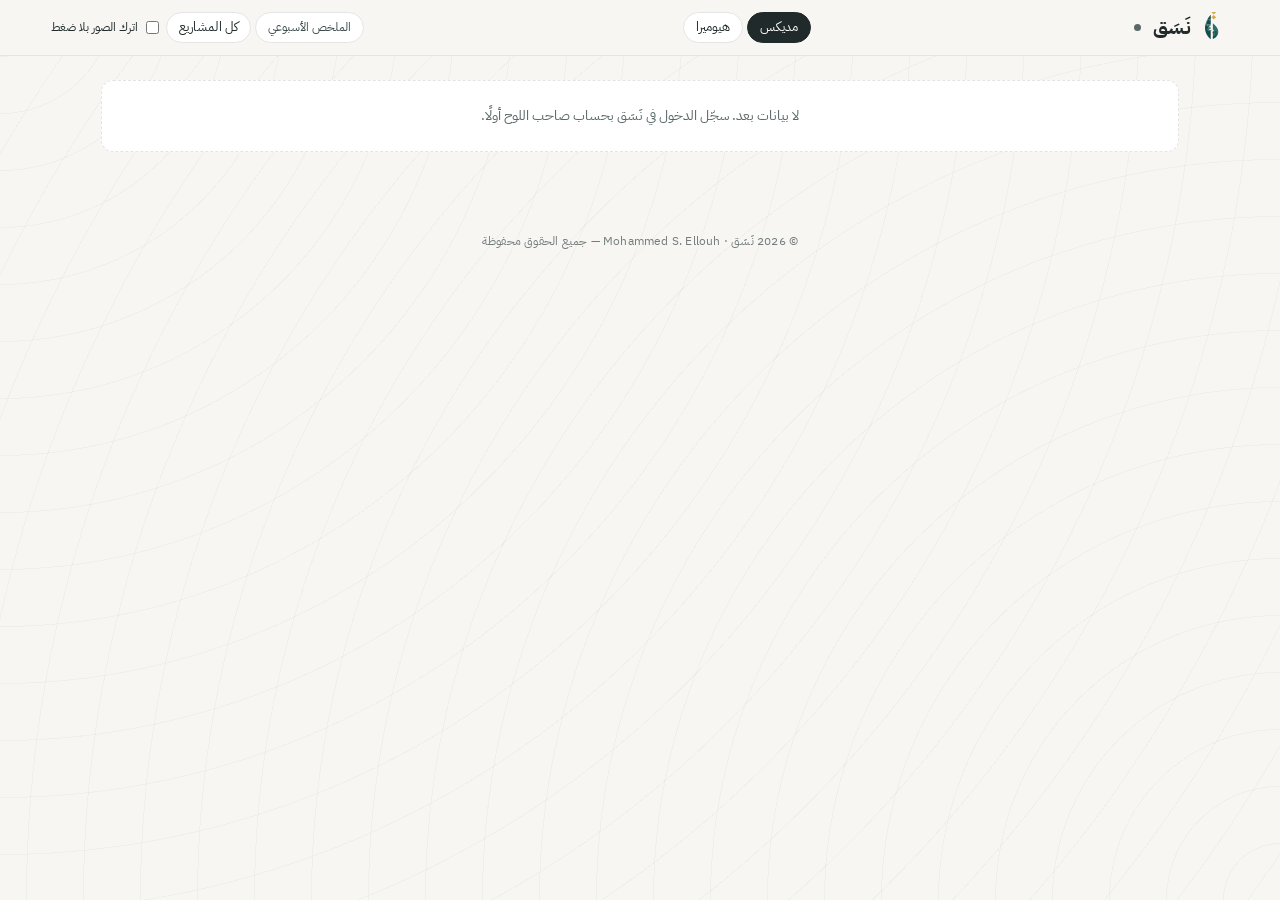
<file: pulse.html>
<!doctype html>
<!-- نَسَق (NASAQ) — Copyright (c) 2026 Mohammed S. Ellouh. All rights reserved.
   ملكية خاصة: يُمنع النسخ أو التعديل أو إعادة النشر أو التقليد دون إذن كتابي. انظر ملف LICENSE. -->
<html lang="ar" dir="rtl">
<head>
<meta charset="utf-8">
<meta name="viewport" content="width=device-width,initial-scale=1,viewport-fit=cover">
<meta name="author" content="Mohammed S. Ellouh">
<meta name="copyright" content="© 2026 Mohammed S. Ellouh — جميع الحقوق محفوظة">
<title>نَسَق — نبض المشاريع</title>
<link rel="icon" type="image/png" sizes="32x32" href="icons/favicon-32.png">
<link rel="preconnect" href="https://fonts.googleapis.com">
<link rel="preconnect" href="https://fonts.gstatic.com" crossorigin>
<!-- الخطوط: nasaq-core.js (NasaqTheme) يحمّل خطوط الطابع النشط وحده؛ وخط الطابع الافتراضي «نَسَق» يُحمَّل مسبقًا -->
<link rel="preload" as="style" href="https://fonts.googleapis.com/css2?family=IBM+Plex+Sans+Arabic:wght@400;600;700&display=swap">
<script src="nasaq-core.js?v=20261119a"></script>   <!-- يطبّق الطابع والوضع المحفوظين قبل الرسم (NasaqTheme) -->
<script src="nasaq-icons.js?v=20261001a"></script>
<style>
@layer tokens, base, layouts, components, theme, utilities;
@layer base{
/* ==================== نبض المشاريع ====================
   يجيب كل صباح عن سؤال واحد: أي مشروع يحتاج انتباهي اليوم، ولماذا؟
   البيانات نفسها التي تعرضها صفحة المشاريع (projects_list من نوشن، أو آخر نسخة محفوظة، أو ملف التطوير المحلي).
   للعرض والتنبيه فقط — لا إجراء يغيّر البيانات هنا. الألوان من nasaq-theme.css، والحركة بمنهج «مَدار». */
*{box-sizing:border-box}
html,body{margin:0}
body{background:var(--board);color:var(--ink);font-family:var(--font-body);font-size:var(--fs-base);line-height:1.6;-webkit-font-smoothing:antialiased}
body::before{content:"";position:fixed;inset:0;z-index:-1;pointer-events:none;
  background:repeating-radial-gradient(circle at 0 0,transparent 0 56px,var(--pattern) 56px 57px),
             repeating-radial-gradient(circle at 100% 100%,transparent 0 56px,var(--pattern) 56px 57px)}
button{font:inherit;color:inherit;cursor:pointer}
h1,h2,h3{font-family:var(--font-head);margin:0;font-weight:700;letter-spacing:0}
.num{font-variant-numeric:tabular-nums}

/* الشريط العلوي */
.tb{display:flex;align-items:center;gap:var(--sp-3);padding:var(--sp-3) var(--gut,var(--sp-5));border-bottom:1px solid var(--rule);background:color-mix(in srgb,var(--board) 88%,transparent);
  position:sticky;top:0;z-index:5;-webkit-backdrop-filter:blur(10px);backdrop-filter:blur(10px)}
.brand{display:flex;align-items:center;gap:var(--sp-2);text-decoration:none;color:var(--ink)}
.brand-mark{width:30px;height:30px}
.brand b{font:800 var(--fs-lg)/1 var(--font-head)}
.tb nav{display:flex;gap:var(--sp-1);margin-inline-start:auto}
.tb nav a,.tb nav button{border:1px solid var(--rule);background:var(--paper);color:var(--ink);text-decoration:none;border-radius:var(--r-pill);padding:var(--sp-1) var(--sp-3);font-size:var(--fs-sm);
  transition:background-color calc(var(--dur-2) * var(--motion-scale,1)) var(--ease-out),border-color calc(var(--dur-2) * var(--motion-scale,1)) var(--ease-out)}
.tb nav .on{background:var(--ink);color:var(--paper);border-color:var(--ink)}
.src{font-size:var(--fs-xs);color:var(--muted);display:inline-flex;align-items:center;gap:var(--sp-1)}
.src i{width:7px;height:7px;border-radius:50%;background:var(--muted)}
.src.live i{background:var(--done);box-shadow:0 0 0 3px color-mix(in srgb,var(--done) 25%,transparent)}
:root.embed .tb{display:none}

.wrap{max-width:1180px;margin:0 auto;padding:var(--sp-5) var(--gut,var(--sp-5)) var(--sp-8);display:grid;gap:var(--sp-5)}
:root.embed .wrap{padding-top:var(--sp-4)}
.head h1{font-size:clamp(24px,3vw,32px)}
.head p{margin:var(--sp-1) 0 0;color:var(--ink-2);font-size:var(--fs-md)}
.head p b{color:var(--ink)}

/* المؤشرات */
.kpis{display:grid;grid-template-columns:repeat(5,minmax(0,1fr));gap:var(--sp-3)}
@media (max-width:880px){.kpis{grid-template-columns:repeat(2,minmax(0,1fr))}}
.kpi{background:var(--paper);border:1px solid var(--rule);border-radius:var(--r-lg);padding:var(--sp-3) var(--sp-4);display:grid;gap:2px;text-align:start;box-shadow:var(--shadow);
  transition:border-color calc(var(--dur-2) * var(--motion-scale,1)) var(--ease-out),translate calc(var(--dur-2) * var(--motion-scale,1)) var(--ease-out)}
button.kpi:hover{border-color:var(--ink-2);translate:0 -2px}
.kpi span{font-size:var(--fs-xs);color:var(--muted)}
.kpi b{font:800 var(--fs-2xl)/1.1 var(--font-head)}
.kpi small{font-size:var(--fs-xs);color:var(--ink-2)}
.kpi.bad b{color:var(--urgent)} .kpi.warn b{color:var(--hold)} .kpi.ok b{color:var(--done)}

/* أقسام */
.sec-h{display:flex;align-items:baseline;gap:var(--sp-2);margin-bottom:var(--sp-3)}
.sec-h h2{font-size:var(--fs-lg)}
.sec-h small{color:var(--muted);font-size:var(--fs-sm)}

/* يحتاج انتباهك */
.focus{display:grid;grid-template-columns:repeat(3,minmax(0,1fr));gap:var(--sp-3)}
@media (max-width:880px){.focus{grid-template-columns:1fr}}
.fcard{position:relative;background:var(--paper);border:1px solid var(--rule);border-radius:var(--r-lg);padding:var(--sp-4) var(--sp-4);text-align:start;display:grid;gap:var(--sp-2);box-shadow:var(--shadow);overflow:hidden;
  transition:border-color calc(var(--dur-2) * var(--motion-scale,1)) var(--ease-out),translate calc(var(--dur-2) * var(--motion-scale,1)) var(--ease-out)}
.fcard::before{content:"";position:absolute;inset-inline-start:0;top:0;bottom:0;width:4px;background:var(--urgent)}
.fcard.warn::before{background:var(--hold)}
.fcard:hover{border-color:var(--ink-2);translate:0 -2px}
.fcard .code{font:700 var(--fs-xs)/1 var(--font-head);color:var(--focus-ink);letter-spacing:.3px}
.fcard h3{font-size:var(--fs-md);line-height:1.45}
.fcard ul{margin:0;padding:0;list-style:none;display:grid;gap:var(--sp-1);font-size:var(--fs-sm);color:var(--ink-2)}
.fcard li::before{content:"";display:inline-block;width:6px;height:6px;background:var(--accent);transform:rotate(45deg);margin-inline-end:var(--sp-2);vertical-align:2px}

/* الاستحقاقات */
.dues{background:var(--paper);border:1px solid var(--rule);border-radius:var(--r-lg);box-shadow:var(--shadow);overflow:hidden}
.dgroup + .dgroup{border-top:1px solid var(--rule)}
.dgroup > h3{font:600 var(--fs-sm)/1 var(--font-body);color:var(--muted);padding:var(--sp-3) var(--sp-4) var(--sp-1);display:flex;gap:var(--sp-2);align-items:center}
.dgroup > h3 i{width:8px;height:8px;border-radius:50%;background:var(--muted)}
.dgroup.late > h3 i{background:var(--urgent)} .dgroup.week > h3 i{background:var(--hold)} .dgroup.month > h3 i{background:var(--focus)}
.drow{width:100%;display:grid;grid-template-columns:auto 1fr auto auto;gap:var(--sp-3);align-items:center;padding:var(--sp-2) var(--sp-4);border:0;background:transparent;text-align:start;
  transition:background-color calc(var(--dur-2) * var(--motion-scale,1)) var(--ease-out)}
.drow:hover{background:var(--stripe)}
.kind{font-size:var(--fs-xs);font-weight:600;padding:3px var(--sp-2);border-radius:var(--r-md);background:var(--focus-bg);color:var(--focus-ink);white-space:nowrap}
.kind.final{background:var(--hold-bg);color:var(--hold-ink)}
.drow .t{min-width:0}
.drow .t b{display:block;font-weight:600;font-size:var(--fs-base);overflow:hidden;text-overflow:ellipsis;white-space:nowrap}
.drow .t small{color:var(--muted);font-size:var(--fs-xs)}
.st{font-size:var(--fs-xs);padding:2px var(--sp-2);border-radius:var(--r-pill);border:1px solid var(--rule);color:var(--ink-2);white-space:nowrap}
.st.prep{border-color:color-mix(in srgb,var(--hold) 45%,transparent);color:var(--hold)}
.when{font-size:var(--fs-sm);font-weight:600;white-space:nowrap;text-align:end;min-width:104px}
.when.late{color:var(--urgent)} .when.soon{color:var(--hold)}
.when small{display:block;font-weight:400;color:var(--muted);font-size:var(--fs-xs)}
@media (max-width:640px){ .drow{grid-template-columns:1fr auto;row-gap:var(--sp-1)} .drow .kind{grid-column:1/-1;justify-self:start} .drow .st{display:none} }

/* المشاريع الجارية */
.plist{display:grid;grid-template-columns:repeat(auto-fill,minmax(300px,1fr));gap:var(--sp-3)}
.pcard{background:var(--paper);border:1px solid var(--rule);border-radius:var(--r-lg);padding:var(--sp-4) var(--sp-4);display:grid;gap:var(--sp-2);text-align:start;box-shadow:var(--shadow);
  transition:border-color calc(var(--dur-2) * var(--motion-scale,1)) var(--ease-out),translate calc(var(--dur-2) * var(--motion-scale,1)) var(--ease-out)}
.pcard:hover{border-color:var(--ink-2)}
.pmain{display:grid;gap:var(--sp-2);border:0;background:transparent;padding:0;text-align:start;width:100%}
.pcard .top{display:flex;justify-content:space-between;gap:var(--sp-2);align-items:flex-start}
.pcard .code{font:700 var(--fs-xs)/1 var(--font-head);color:var(--focus-ink)}
.pcard h3{font-size:var(--fs-base);line-height:1.5;margin-top:var(--sp-1)}
.pcard .donor{font-size:var(--fs-xs);color:var(--muted)}
.flag{font-size:var(--fs-xs);font-weight:600;padding:3px var(--sp-2);border-radius:var(--r-md);white-space:nowrap;background:color-mix(in srgb,var(--urgent) 12%,transparent);color:var(--urgent)}
.flag.warn{background:var(--hold-bg);color:var(--hold-ink)} .flag.ok{background:color-mix(in srgb,var(--done) 14%,transparent);color:var(--done)}
/* شريطان متقابلان: الوقت المنقضي، والإنجاز */
.bars{display:grid;gap:var(--sp-2)}
.bar{display:grid;grid-template-columns:62px 1fr 44px;gap:var(--sp-2);align-items:center;font-size:var(--fs-xs);color:var(--muted)}
.bar i{height:6px;border-radius:var(--r-pill);background:color-mix(in srgb,var(--ink) 9%,transparent);position:relative;overflow:hidden}
.bar i::after{content:"";position:absolute;inset:0;border-radius:inherit;background:var(--bar,var(--focus));transform-origin:right;transform:scaleX(var(--v,0))}
.bar.time i::after{--bar:var(--muted)}
.bar.work i::after{--bar:var(--grad-line)}
.bar b{font-weight:600;color:var(--ink);text-align:end}
.pcard .next{font-size:var(--fs-xs);color:var(--ink-2);border-top:1px dashed var(--rule);padding-top:var(--sp-2)}
/* الإجراءات */
.drow{display:block;padding:0}
.dmain{display:grid;grid-template-columns:auto 1fr auto auto;gap:var(--sp-3);align-items:center;padding:var(--sp-2) var(--sp-4) var(--sp-1);border:0;background:transparent;text-align:start;width:100%}
.dact{display:flex;flex-wrap:wrap;gap:var(--sp-1);padding:0 var(--sp-4) var(--sp-2);justify-content:flex-end}
.dact button,.dact select,.pact button,.tb .act{font-size:var(--fs-xs);border:1px solid var(--rule);background:var(--paper);color:var(--ink-2);border-radius:var(--r-pill);padding:var(--sp-1) var(--sp-3);
  transition:background-color calc(var(--dur-2) * var(--motion-scale,1)) var(--ease-out),border-color calc(var(--dur-2) * var(--motion-scale,1)) var(--ease-out),color calc(var(--dur-2) * var(--motion-scale,1)) var(--ease-out)}
.dact button:hover,.dact select:hover,.pact button:hover{border-color:var(--ink-2);color:var(--ink)}
.dact button[disabled],.dact select[disabled],.pact button[disabled]{opacity:.45;cursor:not-allowed}
.dact .done{border-color:color-mix(in srgb,var(--done) 45%,transparent);color:var(--done)}
.pact{display:flex;gap:var(--sp-1);flex-wrap:wrap}
.pact .danger{border-color:color-mix(in srgb,var(--urgent) 45%,transparent);color:var(--urgent)}
@media (max-width:640px){ .dmain{grid-template-columns:1fr auto;row-gap:var(--sp-1)} .dmain .kind{grid-column:1/-1;justify-self:start} .dmain .st{display:none} }
dialog{border:0;padding:0;border-radius:var(--r-lg);background:var(--paper);color:var(--ink);box-shadow:0 30px 80px rgba(8,9,20,.35);width:min(520px,calc(100% - 32px))}
dialog::backdrop{background:var(--overlay)}
dialog[open]{animation:dlgIn calc(var(--dur-3) * var(--motion-scale,1)) var(--ease-out)}
@keyframes dlgIn{from{opacity:0;transform:translateY(10px) scale(.965)}}
.dlg{display:grid;gap:var(--sp-3);padding:var(--sp-5) var(--sp-5)}
.dlg h2{font-size:var(--fs-md)}
.dlg p{margin:0;color:var(--ink-2);font-size:var(--fs-base)}
.dlg label{display:grid;gap:var(--sp-1);font-size:var(--fs-sm);color:var(--ink-2)}
.dlg input,.dlg textarea{font:inherit;color:var(--ink);background:var(--field-bg,var(--stripe));border:1px solid var(--field-line,var(--rule));border-radius:var(--r-md);padding:var(--sp-2) var(--sp-3)}
.dlg textarea{min-height:170px;line-height:1.8;resize:vertical}
.dlg .row{display:flex;gap:var(--sp-2);justify-content:flex-start;flex-wrap:wrap}
.dlg .row button{border:1px solid var(--rule);background:var(--paper);border-radius:var(--r-md);padding:var(--sp-2) var(--sp-4);font-weight:600}
.dlg .row .primary{background:var(--cta);color:var(--on-cta);border-color:var(--cta)}
.dlg .row .danger{background:var(--urgent);color:#fff;border-color:var(--urgent)}
.toast{position:fixed;bottom:22px;left:50%;translate:-50% 16px;opacity:0;z-index:50;background:var(--ink);color:var(--paper);padding:var(--sp-2) var(--sp-4);border-radius:var(--r-md);font-size:var(--fs-sm);
  transition:opacity calc(var(--dur-3) * var(--motion-scale,1)) var(--ease-out),translate calc(var(--dur-3) * var(--motion-scale,1)) var(--ease-out);pointer-events:none;max-width:90vw}
.toast.on{opacity:1;translate:-50% 0}
.toast.bad{background:var(--urgent);color:#fff}
.empty{background:var(--paper);border:1px dashed var(--rule);border-radius:var(--r-lg);padding:var(--sp-5);text-align:center;color:var(--muted)}
.loading{color:var(--muted);text-align:center;padding:var(--sp-6)}

/* ---------- الحركة (منهج «مَدار»): «شروق» متتابع للأقسام والبطاقات، وامتلاء الأشرطة بعده ---------- */
@keyframes rise{from{opacity:0;transform:translateY(12px)}}
.reveal{animation:rise calc(var(--dur-4) * var(--motion-scale,1)) var(--ease-out) both;animation-delay:calc(var(--i,0) * 45ms)}
.bar i::after{transition:transform 900ms var(--ease-out);transition-delay:calc(200ms + var(--i,0) * 45ms)}
:where(button,a):not(:disabled):active{scale:.98}
@media (prefers-reduced-motion:reduce){
  *,*::before,*::after{animation-duration:.01ms!important;animation-delay:0s!important;transition-duration:.01ms!important;transition-delay:0s!important}
  :where(button,a):active{scale:none}
}
}
.keep-lbl{display:inline-flex;align-items:center;gap:4px;min-height:24px;font-size:12px;cursor:pointer}
</style>
<link rel="stylesheet" href="nasaq-theme.css?v=20261007a">
<link rel="stylesheet" href="layouts/nav-side.css?v=20261001a">
<link rel="stylesheet" href="layouts/nav-top.css?v=20261001a">
<link rel="stylesheet" href="layouts/hero-page.css?v=20261020d">
<link rel="stylesheet" href="layouts/hero-brief.css?v=20261020d">
<link rel="stylesheet" href="layouts/hero-immersive.css?v=20261001a">
<link rel="stylesheet" href="nasaq-ui.css?v=20261020d">
<link rel="stylesheet" href="themes/classic.css?v=20261001a">
<link rel="stylesheet" href="themes/nasaq.css?v=20261001a">
<link rel="stylesheet" href="themes/nasaq360.css?v=20261001a">
<link rel="stylesheet" href="themes/kahraman.css?v=20261021c">
</head>
<body>
<header class="tb">
  <a class="brand" href="index.html" title="العودة إلى لوح اليوم">
    <svg class="brand-mark" viewBox="34 36 440 440" aria-hidden="true"><use href="#nasaqMark"/></svg>
    <b>نَسَق</b>
  </a>
  <span class="src" id="src" hidden><i></i><span></span></span>
  <nav id="orgs" aria-label="المؤسسة"></nav>
  <nav><button type="button" class="act" id="weeklyBtn">الملخص الأسبوعي</button><a href="projects.html" id="toProjects">كل المشاريع</a>
    <label class="keep-lbl" title="تُضغط الصور الكبيرة قبل رفع التقرير افتراضيًا"><input type="checkbox" class="keep-orig">اترك الصور بلا ضغط</label></nav>
</header>

<main class="wrap" id="main">
  <div class="loading">جارٍ قراءة نبض المشاريع…</div>
</main>

<dialog id="dlg"></dialog>
<div class="toast" id="toast" role="status" aria-live="polite"></div>
<input type="file" id="upFile" hidden accept=".pdf,.doc,.docx,.xls,.xlsx,.ppt,.pptx,image/*">
<script>(function(){ var h = new Date().getHours(); document.documentElement.dataset.period = h < 5 ? 'night' : h < 7 ? 'fajr' : h < 11 ? 'morning' : h < 14 ? 'noon' : h < 17 ? 'afternoon' : h < 19 ? 'maghrib' : h < 21 ? 'evening' : 'night'; })();</script>
<script src="nasaq-pulse.js?v=20260927c"></script>
<script>
const $ = id => document.getElementById(id);
/* esc() — تهريب النصوص قبل HTML — مشتركة في nasaq-core.js */
/* الأرقام إنجليزية في المنصة كلها (قرار صاحب اللوح) */
const AR = n => String(n);
const Q = new URLSearchParams(location.search);
const ORGS = { medics: { name: 'مديكس', fixture: 'projects.local.json' }, humera: { name: 'هيوميرا', fixture: 'humera.local.json' } };
const ORG = Q.get('org') === 'humera' ? 'humera' : 'medics';
const EMBED = Q.get('embed') === '1';
if(EMBED) document.documentElement.classList.add('embed');

const {today, toDate, daysTo, fmtDay, cnt, W_PROJ, W_REP, days, whenText, RUNNING} = NasaqPulse;

/* ================= الاتصال (نفس قناة نَسَق) ================= */
const DEFAULT_BRIDGE = 'https://script.google.com/macros/s/AKfycbwwrcb-T-vBdPd2u94XfiFspyDwBKXec-NNeUzZiJMCupbUp91dFwZM2Wfj-F3dncw/exec';
let bridge = ''; try{ bridge = localStorage.getItem('daily-board-bridge') || ''; }catch(e){}
if(!bridge) bridge = DEFAULT_BRIDGE;
let auth = NasaqAuth.load();   /* رمز الجلسة من localStorage أو sessionStorage — nasaq-core.js */
NasaqBridge.configure(()=>bridge);
function post(body){
  /* داخل اللوح: اتصال اللوح القائم بدل فتح اتصال ثانٍ */
  if(EMBED && window.parent !== window){ try{ if(typeof window.parent.post === 'function') return window.parent.post(body); }catch(e){} }
  const payload = Object.assign({}, body, auth && auth.token ? {token: auth.token} : {});
  return NasaqBridge.post(payload).then(d=>{ if(!d || !d.ok) throw new Error((d && d.error) || 'خطأ غير معروف'); return d; });
}

let DATA = null, SOURCE = '';
async function load(){
  const CK = 'daily-board-projects-cache-' + ORG;
  let shown = false;
  /* آخر نسخة من نوشن تُعرض فورًا (هي نفسها التي تحفظها صفحة المشاريع)، ثم تُحدَّث */
  try{ const c = JSON.parse(localStorage.getItem(CK) || 'null'); if(c && c.ok){ use(c, 'cache'); shown = true; } }catch(e){}
  if(bridge && auth && auth.isOwner){
    try{ const d = await post({action: 'projects_list', org: ORG}); try{ localStorage.setItem(CK, JSON.stringify(d)); }catch(e){} return use(d, 'live'); }
    catch(e){ if(shown) return; }
  }
  if(shown) return;
  try{
    /* ملف التطوير على هذا الجهاز فقط — لا يُطلب من الموقع المنشور */
    if(!/^(localhost|127\.0\.0\.1)$/.test(location.hostname)) throw new Error('no-fixture');
    const r = await fetch(ORGS[ORG].fixture, {cache: 'no-store'}); if(!r.ok) throw new Error(r.status);
    use(await r.json(), 'local');
  }catch(e){
    $('main').innerHTML = '<div class="empty">لا بيانات بعد. ' + (auth && auth.isOwner ? 'افتح صفحة المشاريع مرة ليُحفظ آخر نسخة، أو تحقّق من الجسر.' : 'سجّل الدخول في نَسَق بحساب صاحب اللوح أولًا.') + '</div>';
  }
}
function use(d, src){
  DATA = {projects: d.projects || [], deliverables: d.deliverables || [], plan: d.plan || []};
  SOURCE = src;
  const el = $('src'); el.hidden = false; el.className = 'src ' + (src === 'live' ? 'live' : '');
  el.querySelector('span').textContent = src === 'live' ? 'مباشر من نوشن' : src === 'cache' ? 'آخر نسخة محفوظة' : 'نسخة محلية للتطوير';
  render();
}

const analyse = ()=>NasaqPulse.analyse(DATA);

/* ================= العرض ================= */
function projectLink(p){
  return 'projects.html' + (ORG !== 'medics' ? '?org=' + ORG : '') + '#' + encodeURIComponent(p.code || p.id);
}
function openProject(p){
  /* داخل اللوح: يفتح تبويب «المشاريع» على المشروع نفسه */
  if(EMBED && window.parent !== window){ try{ if(typeof window.parent.openProjectFromPulse === 'function') return window.parent.openProjectFromPulse(p.code || p.id, ORG); }catch(e){} }
  location.href = projectLink(p);
}
let I = 0;
const rv = ()=>' reveal" style="--i:' + (I++);
function render(){
  const A = analyse(); I = 0;
  const G = A.groups, H = A.health, attn = H.filter(h=>h.score > 0);
  const ending = H.filter(h=>h.endIn != null && h.endIn >= 0 && h.endIn <= 30).length;
  const behind = H.filter(h=>h.behind || (h.endIn != null && h.endIn < 0)).length;
  const main = $('main');
  const head = '<div class="head' + rv() + '"><h1>نبض المشاريع</h1><p>' + fmtDate(today, {weekday: 'long', day: 'numeric', month: 'long'}) + ' — ' +
    (attn.length ? '<b>' + cnt(attn.length, W_PROJ) + (attn.length === 1 ? ' يحتاج' : attn.length === 2 ? ' يحتاجان' : ' تحتاج') + ' انتباهك</b>' + (G.late.length ? '، و' + cnt(G.late.length, W_REP) + ' ' + (G.late.length > 10 ? 'متأخرًا' : G.late.length > 2 ? 'متأخرة' : G.late.length === 2 ? 'متأخران' : 'متأخر') : '') + '.'
                 : 'كل المشاريع الجارية على مسارها. لا تقارير متأخرة.') + '</p></div>';
  const kpi = (k, v, sub, cls, target)=>'<' + (target ? 'button type="button" data-go="' + target + '"' : 'div') + ' class="kpi ' + (cls || '') + rv() + '"><span>' + k + '</span><b class="num">' + AR(v) + '</b><small>' + sub + '</small></' + (target ? 'button' : 'div') + '>';
  const kpis = '<div class="kpis">' +
    kpi('تقارير متأخرة', G.late.length, 'فات موعدها ولم تصدر', G.late.length ? 'bad' : 'ok', 'dues') +
    kpi('هذا الأسبوع', G.week.length, 'تقارير مستحقة خلال 7 أيام', G.week.length ? 'warn' : '', 'dues') +
    kpi('هذا الشهر', G.month.length, 'مستحقة خلال 31 يومًا', '', 'dues') +
    kpi('مشاريع جارية', A.running.length, AR(ending) + ' تنتهي خلال 30 يومًا', '', 'running') +
    kpi('خارج المسار', behind, 'تجاوزت مدتها أو سبقها الوقت', behind ? 'bad' : 'ok', 'running') + '</div>';

  const focus = attn.length ? '<section><div class="sec-h' + rv() + '"><h2>يحتاج انتباهك اليوم</h2><small>مرتّبة بحسب الإلحاح</small></div><div class="focus">' +
    attn.slice(0, 3).map(h=>'<button type="button" class="fcard' + (h.lateDels.length || (h.endIn != null && h.endIn < 0) ? '' : ' warn') + rv() + '" data-p="' + esc(h.p.id) + '">' +
      '<span class="code">' + esc(h.p.code || '') + '</span><h3>' + esc(h.p.name || '') + '</h3><ul>' + h.reasons.slice(0, 3).map(r=>'<li>' + esc(r) + '</li>').join('') + '</ul></button>').join('') +
    '</div></section>' : '';

  const can = canWrite(), off = can ? '' : ' disabled title="يحتاج الاتصال المباشر بنوشن بحساب صاحب اللوح"';
  const drow = o=>{ const w = whenText(o.n), fin = /ختامي/.test(o.x.kind || ''), id = esc(o.x.id), tasked = TASKED.has(o.x.id);
    return '<div class="drow"><button type="button" class="dmain" data-p="' + esc(o.p.id) + '"><span class="kind' + (fin ? ' final' : '') + '">' + esc(o.x.kind || 'تقرير') + (o.x.num ? ' ' + AR(o.x.num) : '') + '</span>' +
      '<span class="t"><b>' + esc(o.p.name || '') + '</b><small>' + esc(o.p.code || '') + (o.p.donor ? '، ' + esc(o.p.donor) : '') + '</small></span>' +
      '<span class="st' + (o.x.status === 'قيد الإعداد' ? ' prep' : '') + '">' + esc(o.x.status || 'لم يبدأ') + '</span>' +
      '<span class="when ' + w.cls + '">' + w.txt + '<small>' + fmtDay(o.x.due) + '</small></span></button>' +
      '<div class="dact">' +
        '<button type="button" data-act="task" data-d="' + id + '"' + (tasked ? ' class="done" title="أُضيفت إلى مهامك"' : '') + '>' + (tasked ? icon('check') + ' في مهامك' : 'حوّل إلى مهمة') + '</button>' +
        '<select data-act="status" data-d="' + id + '" aria-label="حالة التقرير"' + off + '>' + ['لم يبدأ', 'قيد الإعداد', 'متأخر', 'صدر'].filter(v=>v !== 'متأخر' || o.x.status === 'متأخر').map(v=>'<option' + ((o.x.status || 'لم يبدأ') === v ? ' selected' : '') + '>' + v + '</option>').join('') + '</select>' +
        '<button type="button" data-act="upload" data-d="' + id + '"' + off + '>ارفع التقرير</button>' +
        '<button type="button" data-act="defer" data-d="' + id + '"' + off + '>تأجيل</button>' +
        '<button type="button" data-act="msg" data-d="' + id + '">رسالة متابعة</button>' +
      '</div></div>'; };
  const grp = (key, title, list)=>list.length ? '<div class="dgroup ' + key + '"><h3><i></i>' + title + ' (' + AR(list.length) + ')</h3>' + list.map(drow).join('') + '</div>' : '';
  const anyDue = G.late.length + G.week.length + G.month.length + G.later.length;
  const dues = '<section id="dues"><div class="sec-h' + rv() + '"><h2>التقارير والاستحقاقات</h2><small>المرحلية والختامية التي لم تصدر</small></div>' +
    (anyDue ? '<div class="dues' + rv() + '">' + grp('late', 'متأخرة', G.late) + grp('week', 'هذا الأسبوع', G.week) + grp('month', 'هذا الشهر', G.month) + grp('later', 'خلال 3 أشهر', G.later) + '</div>'
            : '<div class="empty' + rv() + '">لا تقارير مستحقة ولا متأخرة.</div>') + '</section>';

  const bar = (cls, label, v, i)=>'<div class="bar ' + cls + '"><span>' + label + '</span><i style="--i:' + i + '" data-v="' + (v == null ? 0 : v.toFixed(3)) + '"></i><b>' + (v == null ? '—' : AR(Math.round(v * 100)) + '%') + '</b></div>';
  const pcards = H.map((h, k)=>{
    const p = h.p, flag = h.endIn != null && h.endIn < 0 ? '<span class="flag">تجاوز المدة</span>'
      : h.lateDels.length ? '<span class="flag">تقرير متأخر</span>' : h.behind ? '<span class="flag warn">متأخر عن الخطة</span>'
      : h.endIn != null && h.endIn <= 30 ? '<span class="flag warn">ينتهي قريبًا</span>' : '<span class="flag ok">على المسار</span>';
    const nx = h.nextDel ? 'التالي: ' + esc(h.nextDel.x.kind) + (h.nextDel.x.num ? ' ' + AR(h.nextDel.x.num) : '') + ' — ' + whenText(h.nextDel.n).txt
      : h.endIn != null ? (h.endIn < 0 ? 'انتهت مدته في ' : 'ينتهي في ') + fmtDay(p.end) : 'بلا تاريخ انتهاء مسجّل';
    const act = h.endIn != null && h.endIn < 0 ? '<div class="pact"><button type="button" class="danger" data-act="close" data-pid="' + esc(p.id) + '"' + off + '>أغلق المشروع</button></div>' : '';
    return '<div class="pcard' + rv() + '"><button type="button" class="pmain" data-p="' + esc(p.id) + '"><div class="top"><div><span class="code">' + esc(p.code || '') + '</span><h3>' + esc(p.name || '') + '</h3>' +
      (p.donor ? '<span class="donor">' + esc(p.donor) + '</span>' : '') + '</div>' + flag + '</div><div class="bars">' +
      bar('time', 'الوقت', h.elapsed, k) + bar('work', 'الإنجاز', h.progress, k) + '</div><div class="next">' + nx + '</div></button>' + act + '</div>';
  }).join('');
  const running = '<section id="running"><div class="sec-h' + rv() + '"><h2>المشاريع الجارية</h2><small>الوقت المنقضي مقابل الإنجاز — الإنجاز من الخطة، أو من التقارير الصادرة إن لم تُسجَّل خطة</small></div>' +
    (H.length ? '<div class="plist">' + pcards + '</div>' : '<div class="empty">لا مشاريع جارية.</div>') + '</section>';

  main.innerHTML = head + kpis + focus + dues + running;
  /* الأشرطة تمتلئ بعد ظهور بطاقاتها */
  requestAnimationFrame(()=>requestAnimationFrame(()=>main.querySelectorAll('.bar i').forEach(i=>i.style.setProperty('--v', i.dataset.v))));
}


/* ================= الإجراءات ================= */
const canWrite = ()=>SOURCE === 'live' && !!(auth && auth.isOwner || EMBED);
const TASKED_KEY = 'daily-board-pulse-tasked';
const TASKED = new Set((()=>{ try{ return JSON.parse(localStorage.getItem(TASKED_KEY) || '[]'); }catch(e){ return []; } })());
function toast(msg, bad){ const t = $('toast'); t.textContent = msg; t.className = 'toast on' + (bad ? ' bad' : ''); clearTimeout(toast.t); toast.t = setTimeout(()=>{ t.className = 'toast'; }, 3200); }
function dialogOpen(html, wire){
  const d = $('dlg'); d.innerHTML = '<div class="dlg">' + html + '</div>';
  d.querySelectorAll('[data-close]').forEach(b=>b.onclick = ()=>d.close());
  if(wire) wire(d);
  d.showModal();
}
const findDel = id=>DATA.deliverables.find(x=>x.id === id);
const projOf = x=>DATA.projects.find(p=>p.id === x.project) || {};
const delLabel = x=>(x.kind || 'تقرير') + (x.num ? ' ' + x.num : '');
function saveCache(){ try{ const k = 'daily-board-projects-cache-' + ORG, c = JSON.parse(localStorage.getItem(k) || 'null'); if(c){ c.deliverables = DATA.deliverables; c.projects = DATA.projects; localStorage.setItem(k, JSON.stringify(c)); } }catch(e){} }
async function saveDel(id, fields, okMsg){
  try{
    const d = await post(Object.assign({action: 'deliverable_save', org: ORG, id}, fields));
    const i = DATA.deliverables.findIndex(x=>x.id === id);
    if(i >= 0 && d.deliverable) DATA.deliverables[i] = Object.assign({}, DATA.deliverables[i], d.deliverable);
    saveCache(); render(); toast(okMsg); return true;
  }catch(e){ toast(e.message || 'تعذّر الحفظ في نوشن', true); render(); return false; }
}

/* 1. حوّل إلى مهمة: داخل اللوح مباشرة، وإلا عبر «صندوق الوارد» الذي يسحبه اللوح عند فتحه */
function toTask(x){
  const p = projOf(x), n = daysTo(x.due);
  const t = {text: 'إعداد ' + delLabel(x) + ' — ' + (p.name || ''), proj: p.code || '', donor: p.donor || '', due: String(x.due || '').slice(0, 10),
             imp: n != null && n <= 3 ? 'أ' : 'ب', notes: 'من «نبض المشاريع»' + (x.status ? ' — الحالة: ' + x.status : '')};
  let direct = false;
  if(EMBED && window.parent !== window){ try{ if(typeof window.parent.addTaskFromPulse === 'function'){ window.parent.addTaskFromPulse(t); direct = true; } }catch(e){} }
  if(!direct){ try{ const k = 'daily-board-inbox', q = JSON.parse(localStorage.getItem(k) || '[]'); q.push(t); localStorage.setItem(k, JSON.stringify(q)); }catch(e){ toast('تعذّرت الإضافة', true); return; } }
  TASKED.add(x.id); try{ localStorage.setItem(TASKED_KEY, JSON.stringify([...TASKED])); }catch(e){}
  render(); toast(direct ? 'أُضيفت إلى مهامك اليوم' : 'أُرسلت إلى مهامك — تظهر في اللوح فور فتحه');
}
/* 2. تأجيل: موعد جديد وسبب يُحفظ في ملاحظات الاستحقاق */
function deferDel(x){
  dialogOpen('<h2>تأجيل ' + esc(delLabel(x)) + '</h2><p>' + esc(projOf(x).name || '') + ' — الموعد الحالي ' + fmtDay(x.due) + '</p>' +
    '<label>الموعد الجديد<input type="date" id="dDue" value="' + esc(String(x.due || '').slice(0, 10)) + '"></label>' +
    '<label>السبب (يُحفظ في ملاحظات الاستحقاق)<input id="dWhy" placeholder="مثلًا: بانتظار بيانات المستشفى"></label>' +
    '<div class="row"><button class="primary" id="dOk">احفظ في نوشن</button><button data-close>إلغاء</button></div>', d=>{
      d.querySelector('#dOk').onclick = async ()=>{
        const due = d.querySelector('#dDue').value, why = d.querySelector('#dWhy').value.trim();
        if(!due){ toast('اختر الموعد الجديد', true); return; }
        const stamp = fmtDate(new Date(), {day: 'numeric', month: 'short'});
        const notes = [x.notes, 'أُجّل من ' + fmtDay(x.due) + ' إلى ' + fmtDay(due) + ' (' + stamp + ')' + (why ? ': ' + why : '')].filter(Boolean).join('\n');
        d.close(); await saveDel(x.id, {due, notes}, 'حُفظ الموعد الجديد في نوشن');
      };
    });
}
/* 3. رسالة متابعة: نص جاهز تراجعه، ثم تنسخه أو تفتحه في بريدك — لا شيء يُرسل تلقائيًا */
function followUp(x){
  const p = projOf(x), n = daysTo(x.due);
  const body = 'السلام عليكم ورحمة الله وبركاته،\n\n' +
    'نودّ التذكير بـ' + delLabel(x) + ' لمشروع «' + (p.name || '') + '»' + (p.code ? ' (' + p.code + ')' : '') + '، ' +
    (n != null && n < 0 ? 'وقد كان موعده ' + fmtDay(x.due) + ' ولم يصدر بعد.' : 'وموعده ' + fmtDay(x.due) + '.') +
    '\nنرجو إفادتنا بما تم إنجازه والموعد المتوقع للإرسال، أو بما يلزمكم منا لإتمامه.\n\nمع خالص الشكر والتقدير،';
  const subj = 'متابعة: ' + delLabel(x) + ' — ' + (p.code || p.name || '');
  dialogOpen('<h2>رسالة متابعة</h2><p>إلى منسق المشروع' + (p.coordinator ? ' (' + esc(p.coordinator) + ')' : '') + ' أو الجهة المعنية — راجعها وعدّلها قبل الإرسال.</p>' +
    '<textarea id="mBody">' + esc(body) + '</textarea>' +
    '<div class="row"><button class="primary" id="mCopy">انسخ النص</button><button id="mMail">افتح في البريد</button><button data-close>إغلاق</button></div>', d=>{
      d.querySelector('#mCopy').onclick = ()=>navigator.clipboard.writeText(d.querySelector('#mBody').value).then(()=>toast('نُسخت الرسالة'), ()=>toast('تعذّر النسخ', true));
      d.querySelector('#mMail').onclick = ()=>{ location.href = 'mailto:?subject=' + encodeURIComponent(subj) + '&body=' + encodeURIComponent(d.querySelector('#mBody').value); };
    });
}
/* 4. ارفع التقرير: إلى خانته في مجلد المشروع على درايف، ثم تصير حالته «صدر» */
let upTarget = null;
const b64 = file=>new Promise((res, rej)=>{ const r = new FileReader(); r.onload = ()=>res(String(r.result).split(',')[1] || ''); r.onerror = ()=>rej(new Error('تعذّرت قراءة الملف')); r.readAsDataURL(file); });
$('upFile').onchange = async e=>{
  const file = e.target.files[0], x = upTarget; e.target.value = ''; if(!file || !x) return;
  const p = projOf(x), slot = /ختامي/.test(x.kind || '') ? 'تقرير ختامي' : 'تقرير مرحلي';
  /* U1: الصور تُضغط في المتصفح قبل الرفع، والحدّ 25MB على الناتج */
  const r = await NasaqFiles.prepare(file, {slot}), f = r.file;
  if(f.size > NasaqFiles.UPLOAD_MAX){ toast('حجم الملف أكبر من 25 ميجابايت', true); return; }
  toast('جارٍ رفع «' + file.name + '»…');
  try{
    await post({action: 'file_upload', org: ORG, code: p.code, slot, pageId: p.id, file: {name: f.name, mime: f.type || '', project: p.name || '', data: await b64(f)}});
    await saveDel(x.id, {status: 'صدر'}, 'رُفع التقرير إلى درايف وصارت حالته «صدر»' + (r.compressed ? ' — ' + NasaqFiles.note(r) : ''));
  }catch(err){ toast(err.message || 'تعذّر الرفع', true); }
};
/* 5. إغلاق مشروع تجاوز مدته — بتأكيد كتابة كوده */
function closeProject(p){
  dialogOpen('<h2>إغلاق المشروع</h2><p>«' + esc(p.name || '') + '» انتهت مدته في ' + fmtDay(p.end) + '. ستصير حالته في نوشن «مكتمل».</p>' +
    '<label>للتأكيد اكتب كود المشروع: <b>' + esc(p.code || '') + '</b><input id="cCode" autocomplete="off"></label>' +
    '<div class="row"><button class="danger" id="cOk">أغلق المشروع</button><button data-close>إلغاء</button></div>', d=>{
      d.querySelector('#cOk').onclick = async ()=>{
        if(d.querySelector('#cCode').value.trim().toUpperCase() !== String(p.code || '').toUpperCase()){ toast('الكود غير مطابق', true); return; }
        d.close();
        try{ const r = await post({action: 'project_status', org: ORG, id: p.id, status: 'مكتمل'}); Object.assign(p, r.project || {status: 'مكتمل'}); saveCache(); render(); toast('أُغلق المشروع في نوشن'); }
        catch(e){ toast(e.message || 'تعذّر الإغلاق', true); }
      };
    });
}
/* 6. الملخص الأسبوعي: نص جاهز للإدارة — نسخ أو تنزيل ملف نصي */
function weekly(){
  if(!DATA) return;
  const A = analyse(), G = A.groups, line = o=>'• ' + delLabel(o.x) + ' — ' + (o.p.code ? o.p.code + ' ' : '') + (o.p.name || '') + ' (' + whenText(o.n).txt + '، ' + fmtDay(o.x.due) + ')';
  const over = A.health.filter(h=>h.endIn != null && h.endIn < 0), soon = A.health.filter(h=>h.endIn != null && h.endIn >= 0 && h.endIn <= 30);
  const sec = (t, list, f)=>list.length ? '\n' + t + ' (' + list.length + '):\n' + list.map(f).join('\n') + '\n' : '';
  const txt = 'نبض المشاريع — ' + ORGS[ORG].name + ' — ' + fmtDate(today, {weekday: 'long', day: 'numeric', month: 'long', year: 'numeric'}) + '\n' +
    'مشاريع جارية: ' + A.running.length + ' | تقارير متأخرة: ' + G.late.length + ' | مستحقة هذا الأسبوع: ' + G.week.length + ' | هذا الشهر: ' + G.month.length + '\n' +
    sec('التقارير المتأخرة', G.late, line) + sec('المستحقة هذا الأسبوع', G.week, line) + sec('المستحقة هذا الشهر', G.month, line) +
    sec('مشاريع تجاوزت مدتها ولم تُغلق', over, h=>'• ' + (h.p.code || '') + ' ' + (h.p.name || '') + ' — انتهت في ' + fmtDay(h.p.end)) +
    sec('مشاريع تنتهي خلال 30 يومًا', soon, h=>'• ' + (h.p.code || '') + ' ' + (h.p.name || '') + ' — ' + fmtDay(h.p.end));
  dialogOpen('<h2>الملخص الأسبوعي</h2><p>جاهز للإرسال إلى الإدارة — راجعه ثم انسخه أو نزّله.</p><textarea id="wBody" style="min-height:280px">' + esc(txt) + '</textarea>' +
    '<div class="row"><button class="primary" id="wCopy">انسخ</button><button id="wSave">نزّل ملفًا نصيًا</button><button data-close>إغلاق</button></div>', d=>{
      d.querySelector('#wCopy').onclick = ()=>navigator.clipboard.writeText(d.querySelector('#wBody').value).then(()=>toast('نُسخ الملخص'), ()=>toast('تعذّر النسخ', true));
      d.querySelector('#wSave').onclick = ()=>{
        const a = document.createElement('a'), blob = new Blob(['\ufeff' + d.querySelector('#wBody').value], {type: 'text/plain;charset=utf-8'});
        a.href = URL.createObjectURL(blob); a.download = 'نبض المشاريع ' + today.toISOString().slice(0, 10) + '.txt'; a.click(); setTimeout(()=>URL.revokeObjectURL(a.href), 1000);
      };
    });
}
$('weeklyBtn').onclick = weekly;
document.addEventListener('change', e=>{
  const sel = e.target.closest('select[data-act="status"]'); if(!sel) return;
  const x = findDel(sel.dataset.d); if(!x) return;
  saveDel(x.id, {status: sel.value}, 'حالة ' + delLabel(x) + ': ' + sel.value);
});
document.addEventListener('click', e=>{
  const act = e.target.closest('[data-act]');
  if(act && act.tagName === 'BUTTON'){
    const x = act.dataset.d && findDel(act.dataset.d);
    if(act.dataset.act === 'task' && x && !TASKED.has(x.id)) toTask(x);
    else if(act.dataset.act === 'defer' && x) deferDel(x);
    else if(act.dataset.act === 'msg' && x) followUp(x);
    else if(act.dataset.act === 'upload' && x){ upTarget = x; $('upFile').click(); }
    else if(act.dataset.act === 'close'){ const p = DATA.projects.find(q=>q.id === act.dataset.pid); if(p) closeProject(p); }
    return;
  }
  const go = e.target.closest('[data-go]'); if(go){ const t = $(go.dataset.go); if(t) t.scrollIntoView({behavior: 'smooth', block: 'start'}); return; }
  const b = e.target.closest('[data-p]'); if(!b || !DATA) return;
  const p = DATA.projects.find(x=>x.id === b.dataset.p); if(p) openProject(p);
});
$('orgs').innerHTML = Object.entries(ORGS).map(([k, o])=>'<a href="pulse.html' + (k !== 'medics' ? '?org=' + k : '') + '"' + (k === ORG ? ' class="on" aria-current="page"' : '') + '>' + o.name + '</a>').join('');
$('toProjects').href = 'projects.html' + (ORG !== 'medics' ? '?org=' + ORG : '');
load();
</script>
<footer class="nasaq-copy" dir="rtl">© 2026 نَسَق · Mohammed S. Ellouh — جميع الحقوق محفوظة</footer>
<script src="nasaq-brand.js?v=20260927"></script>
</body>
</html>
</file>
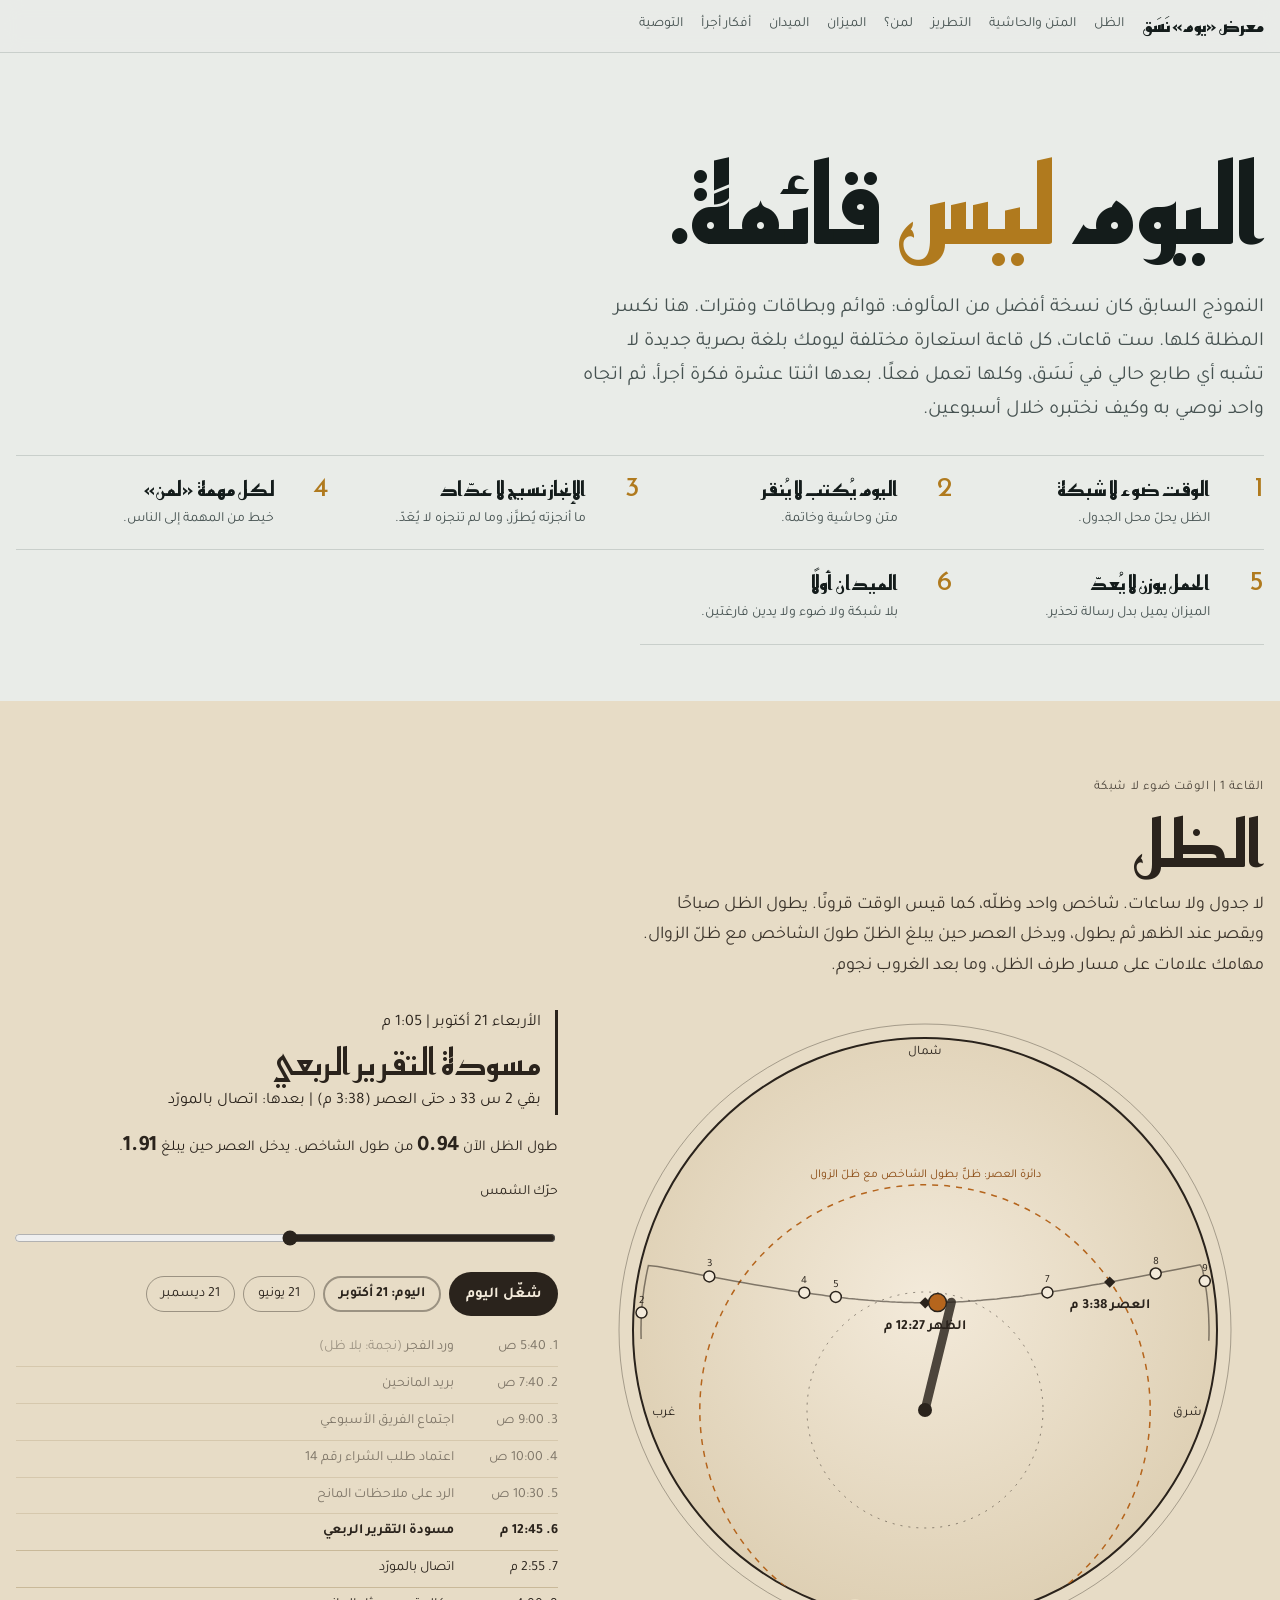
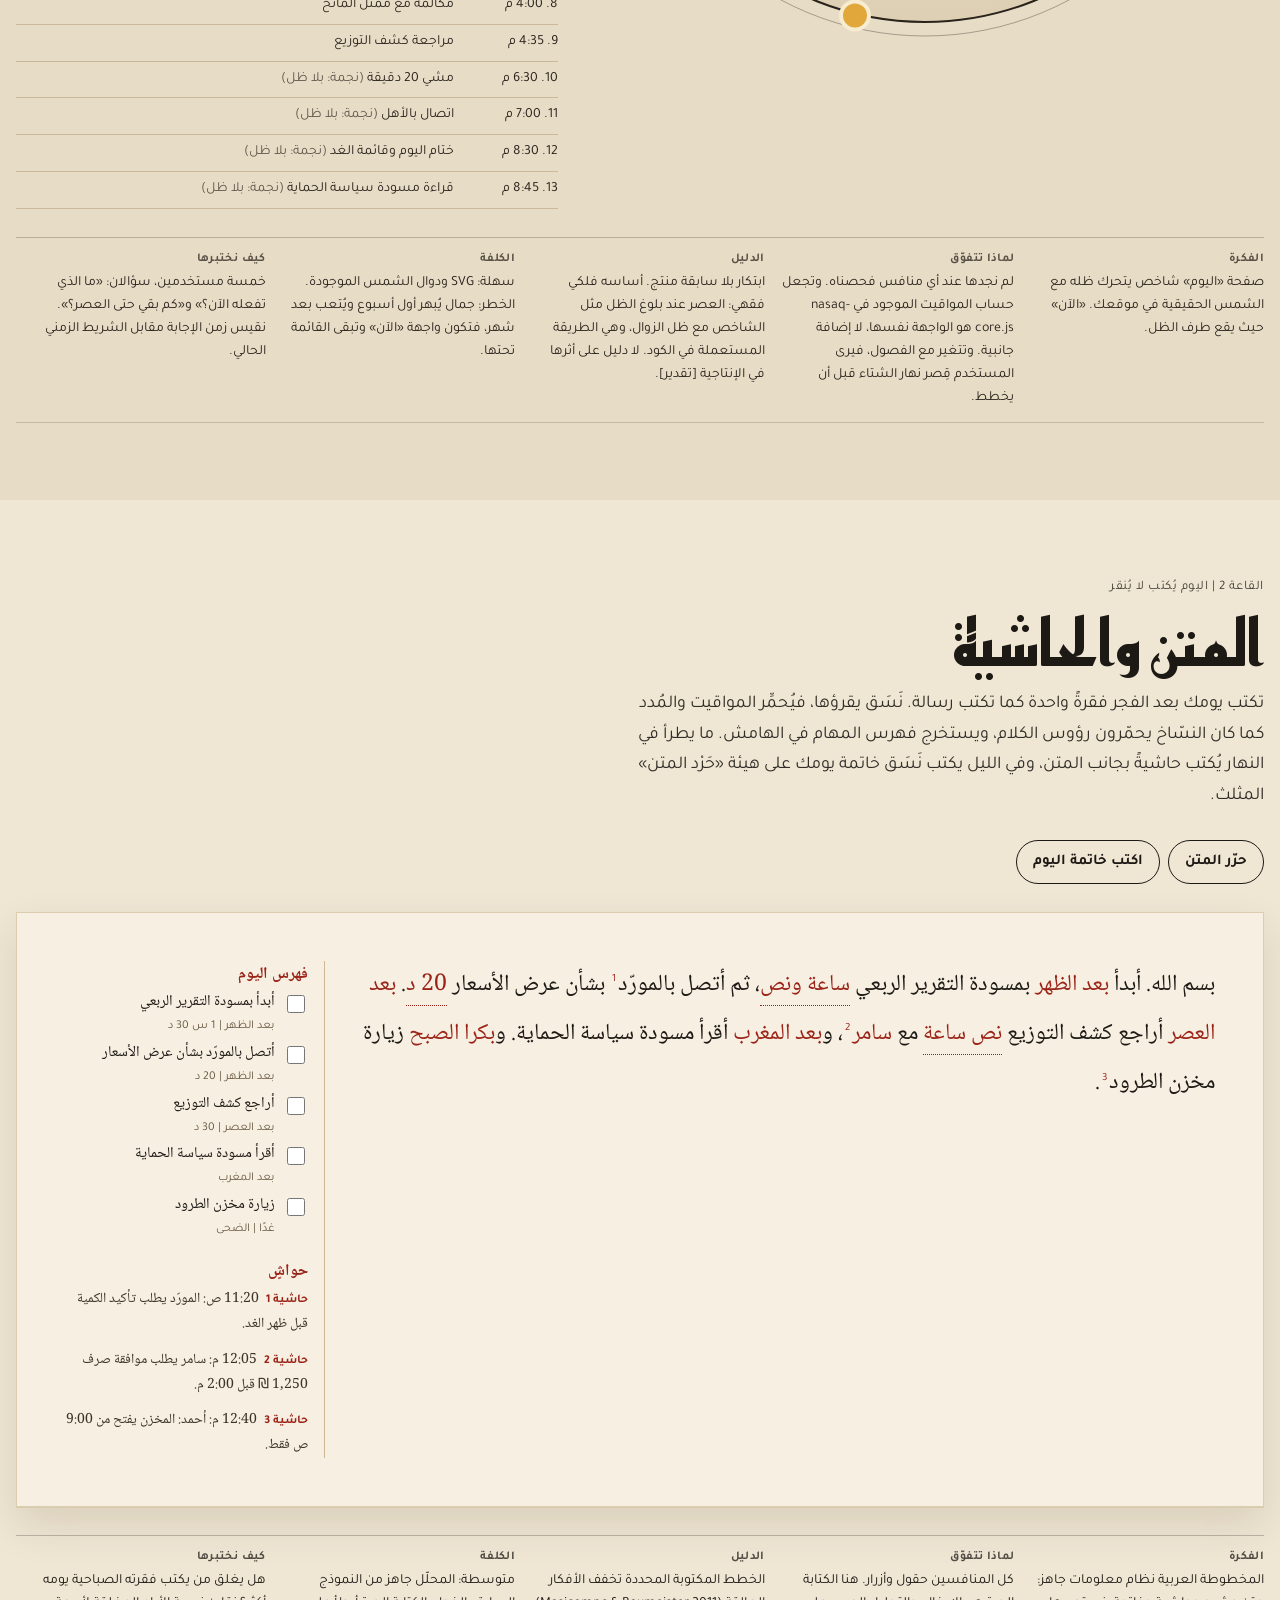
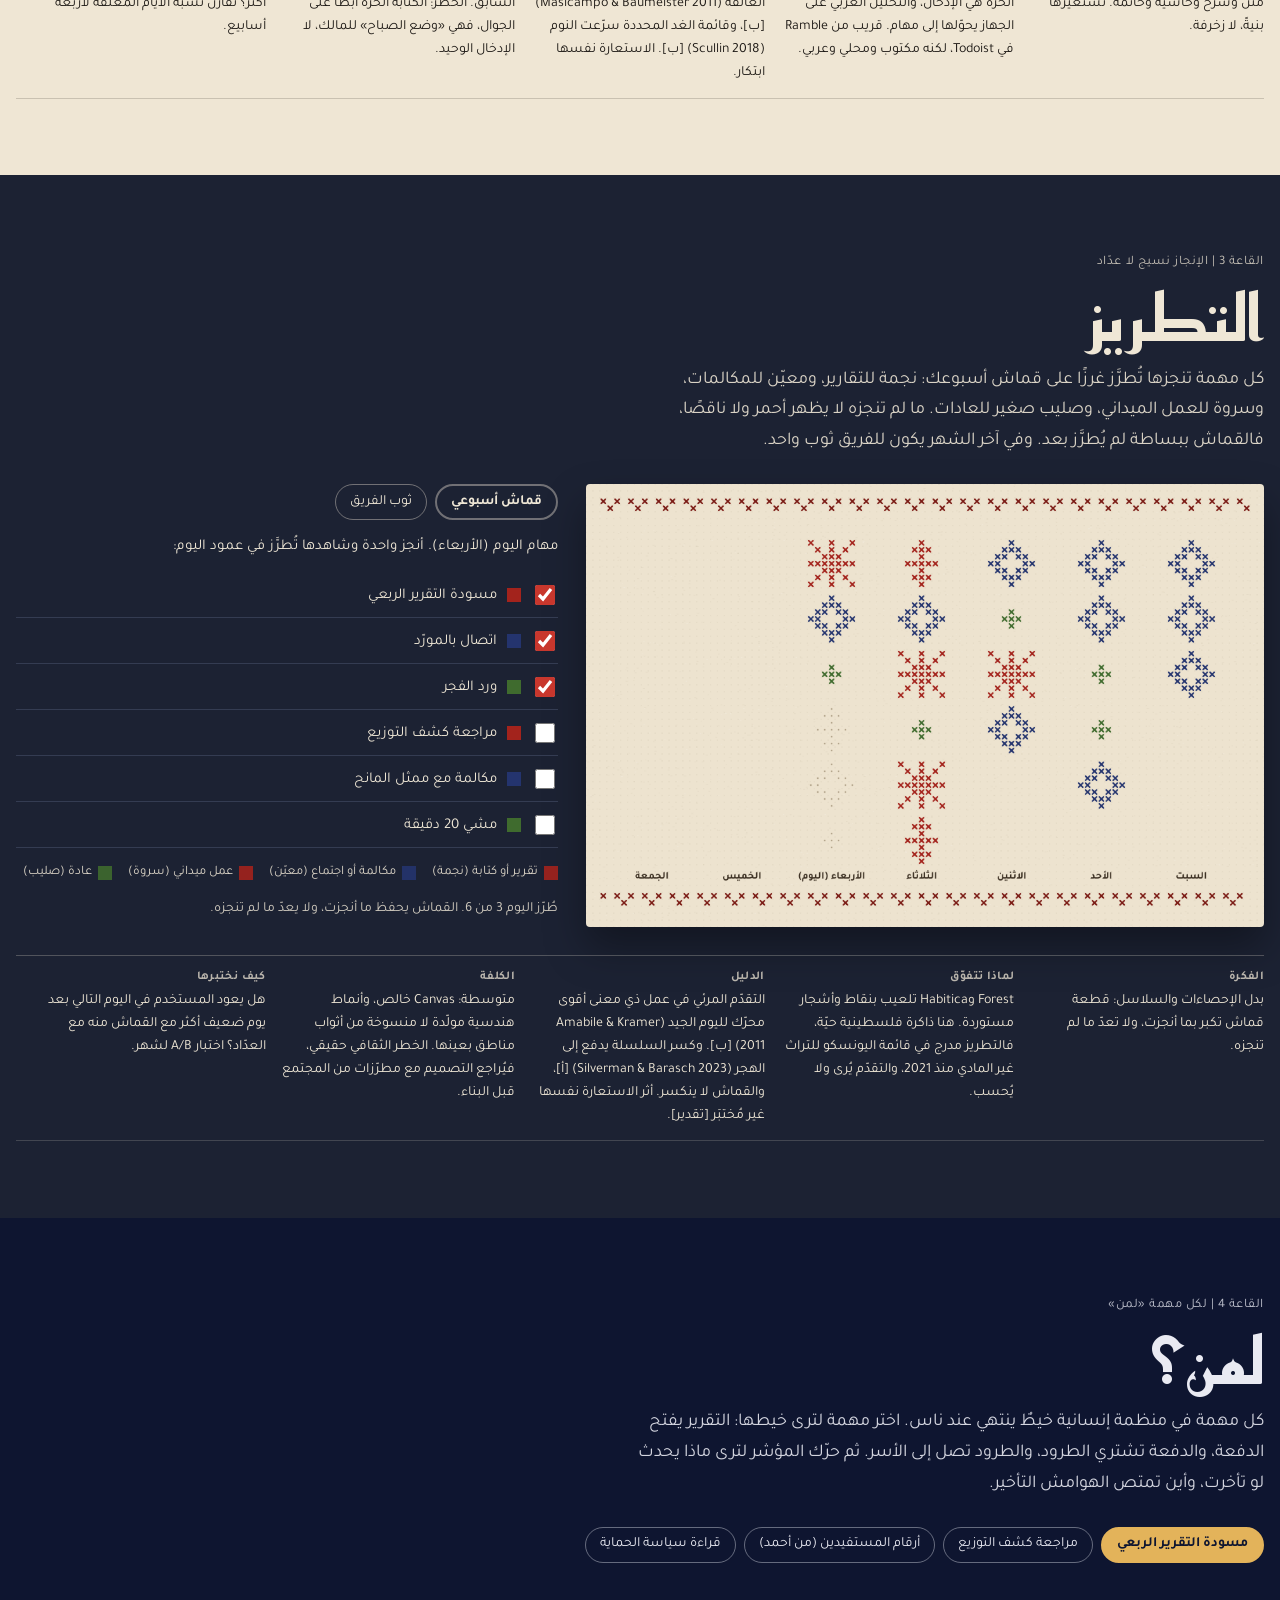
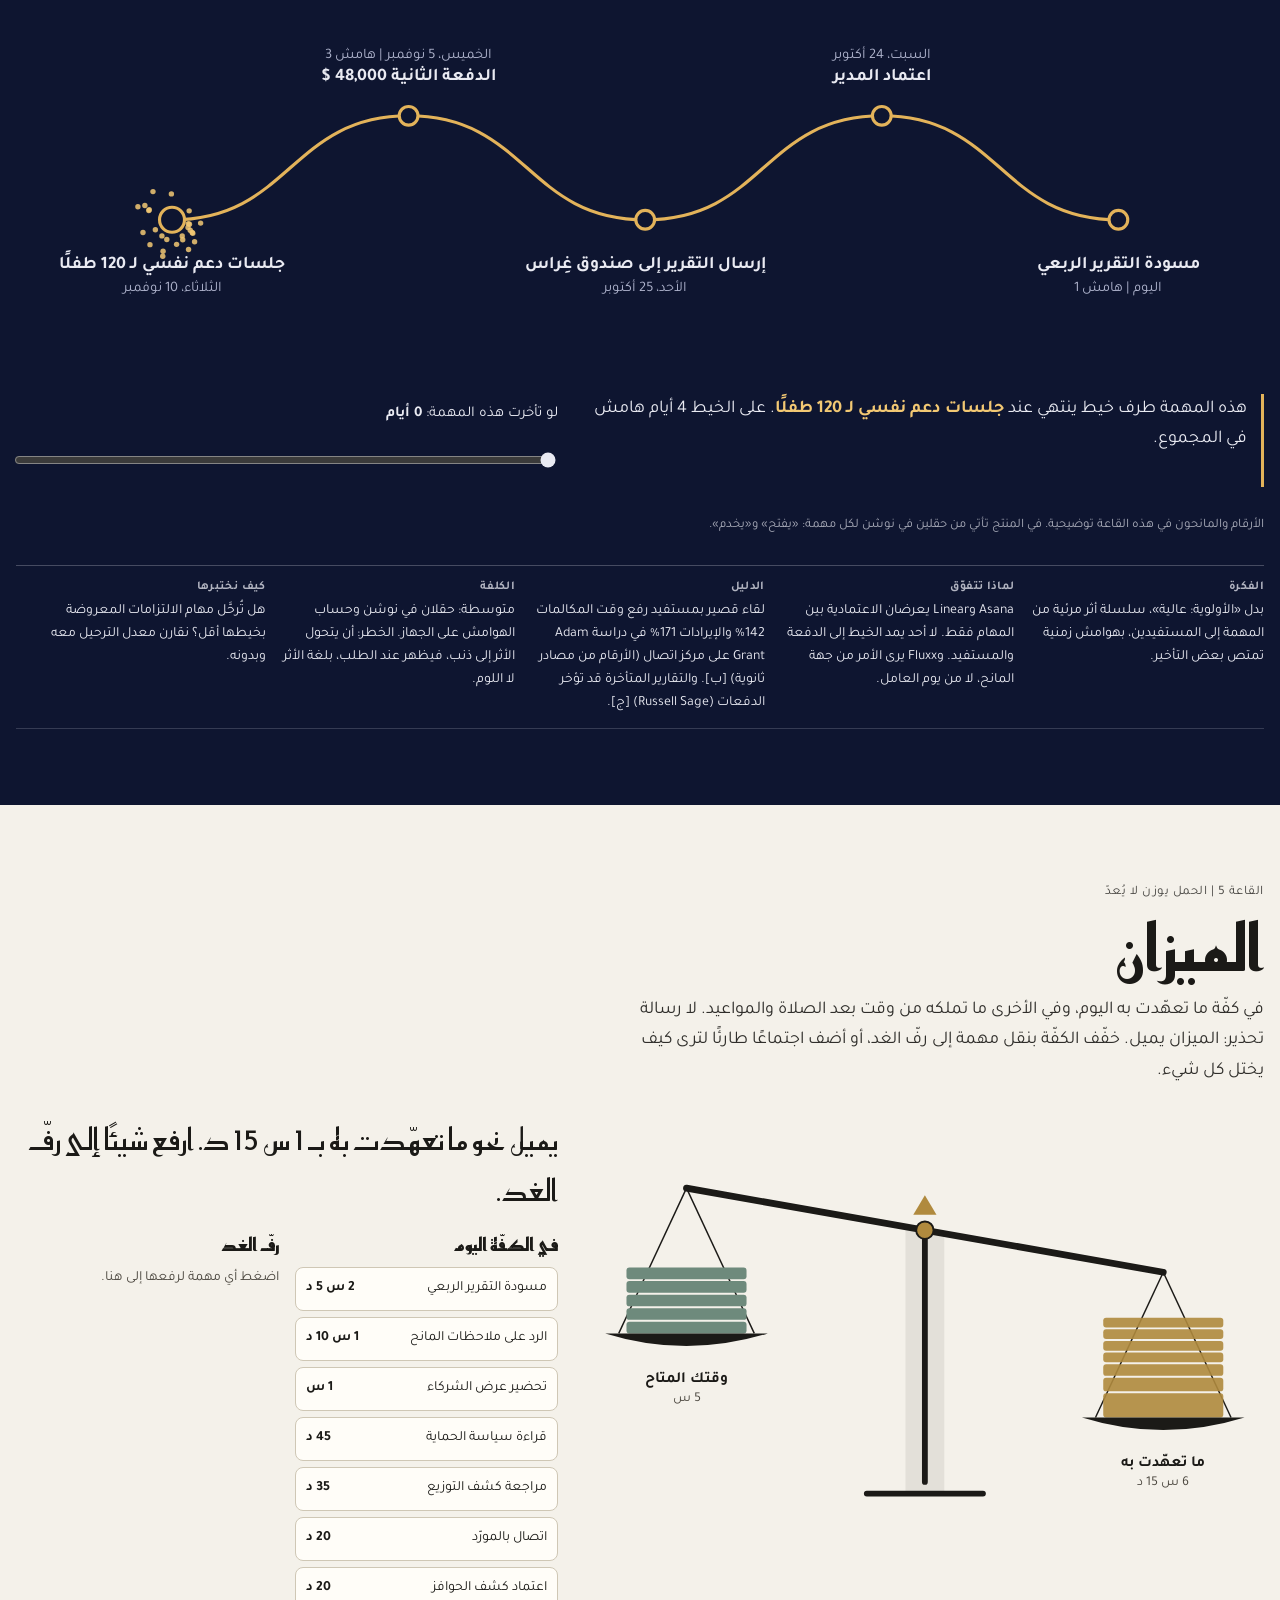
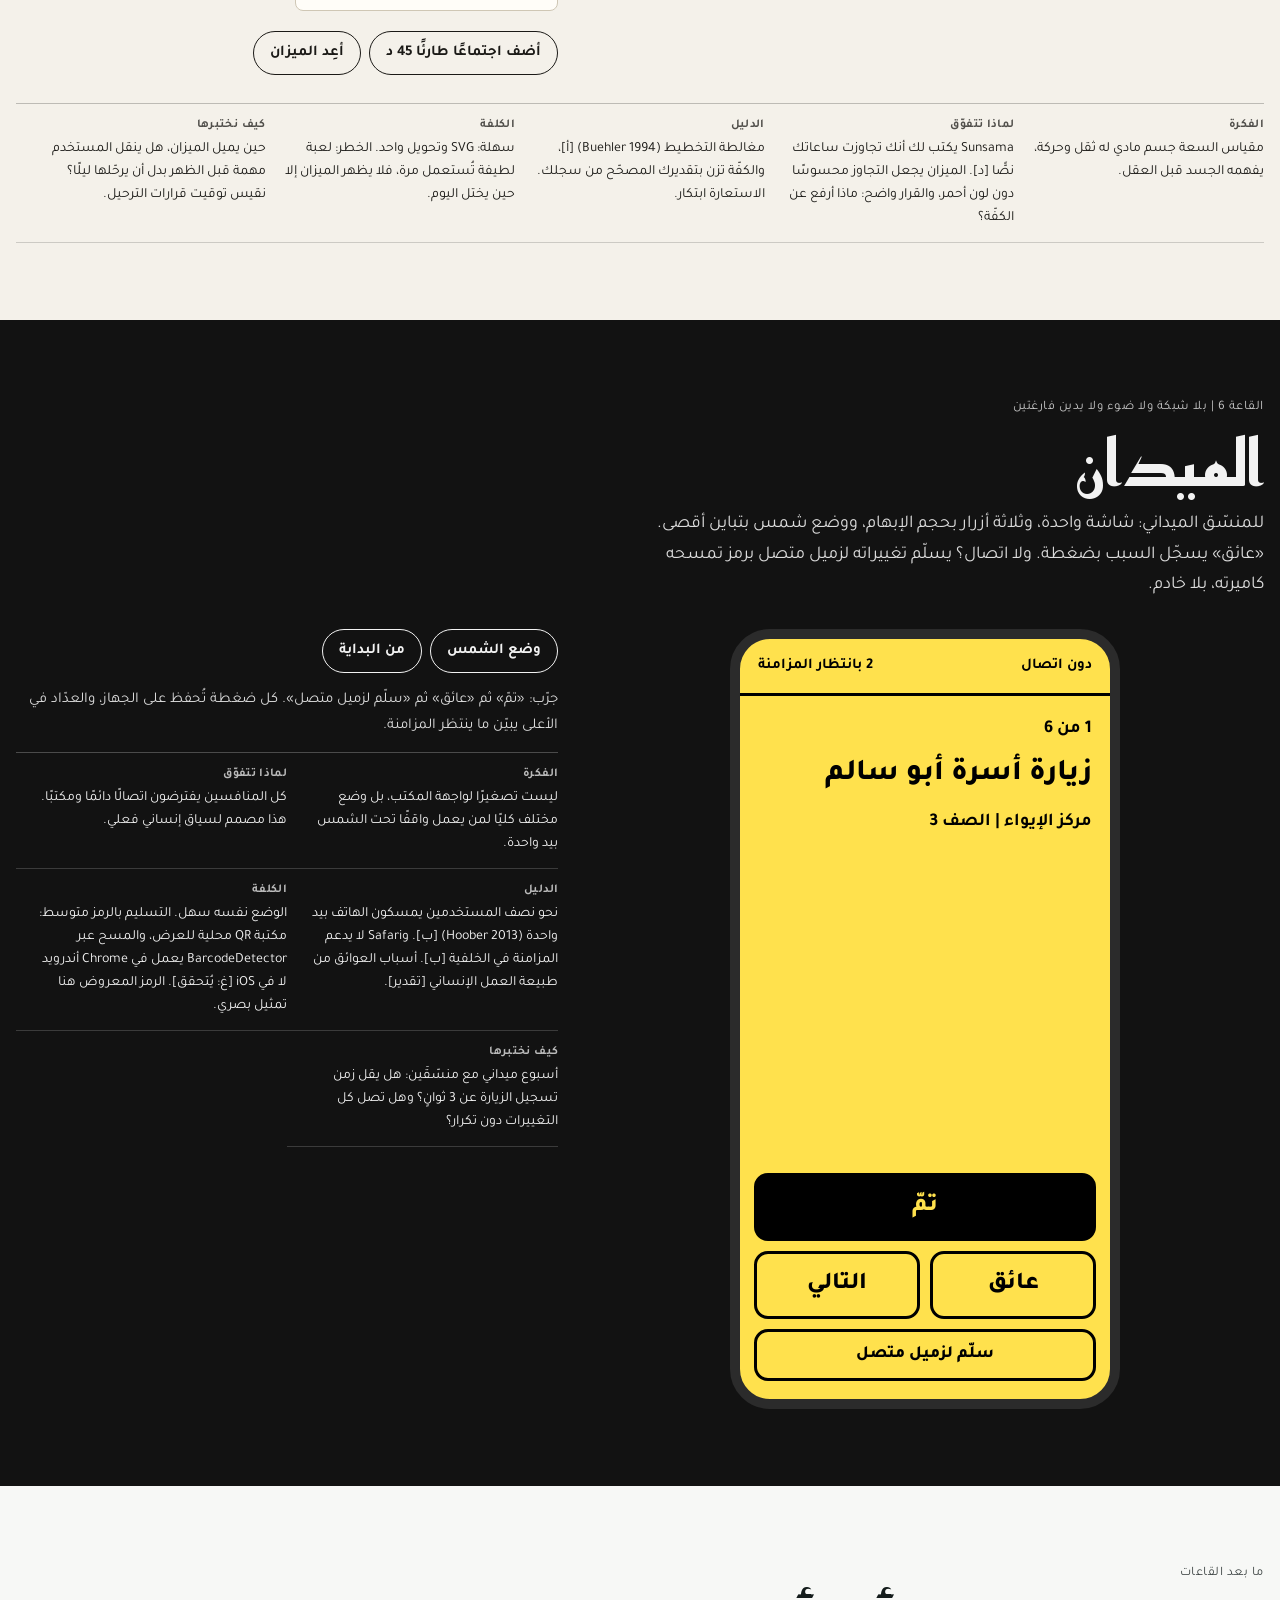
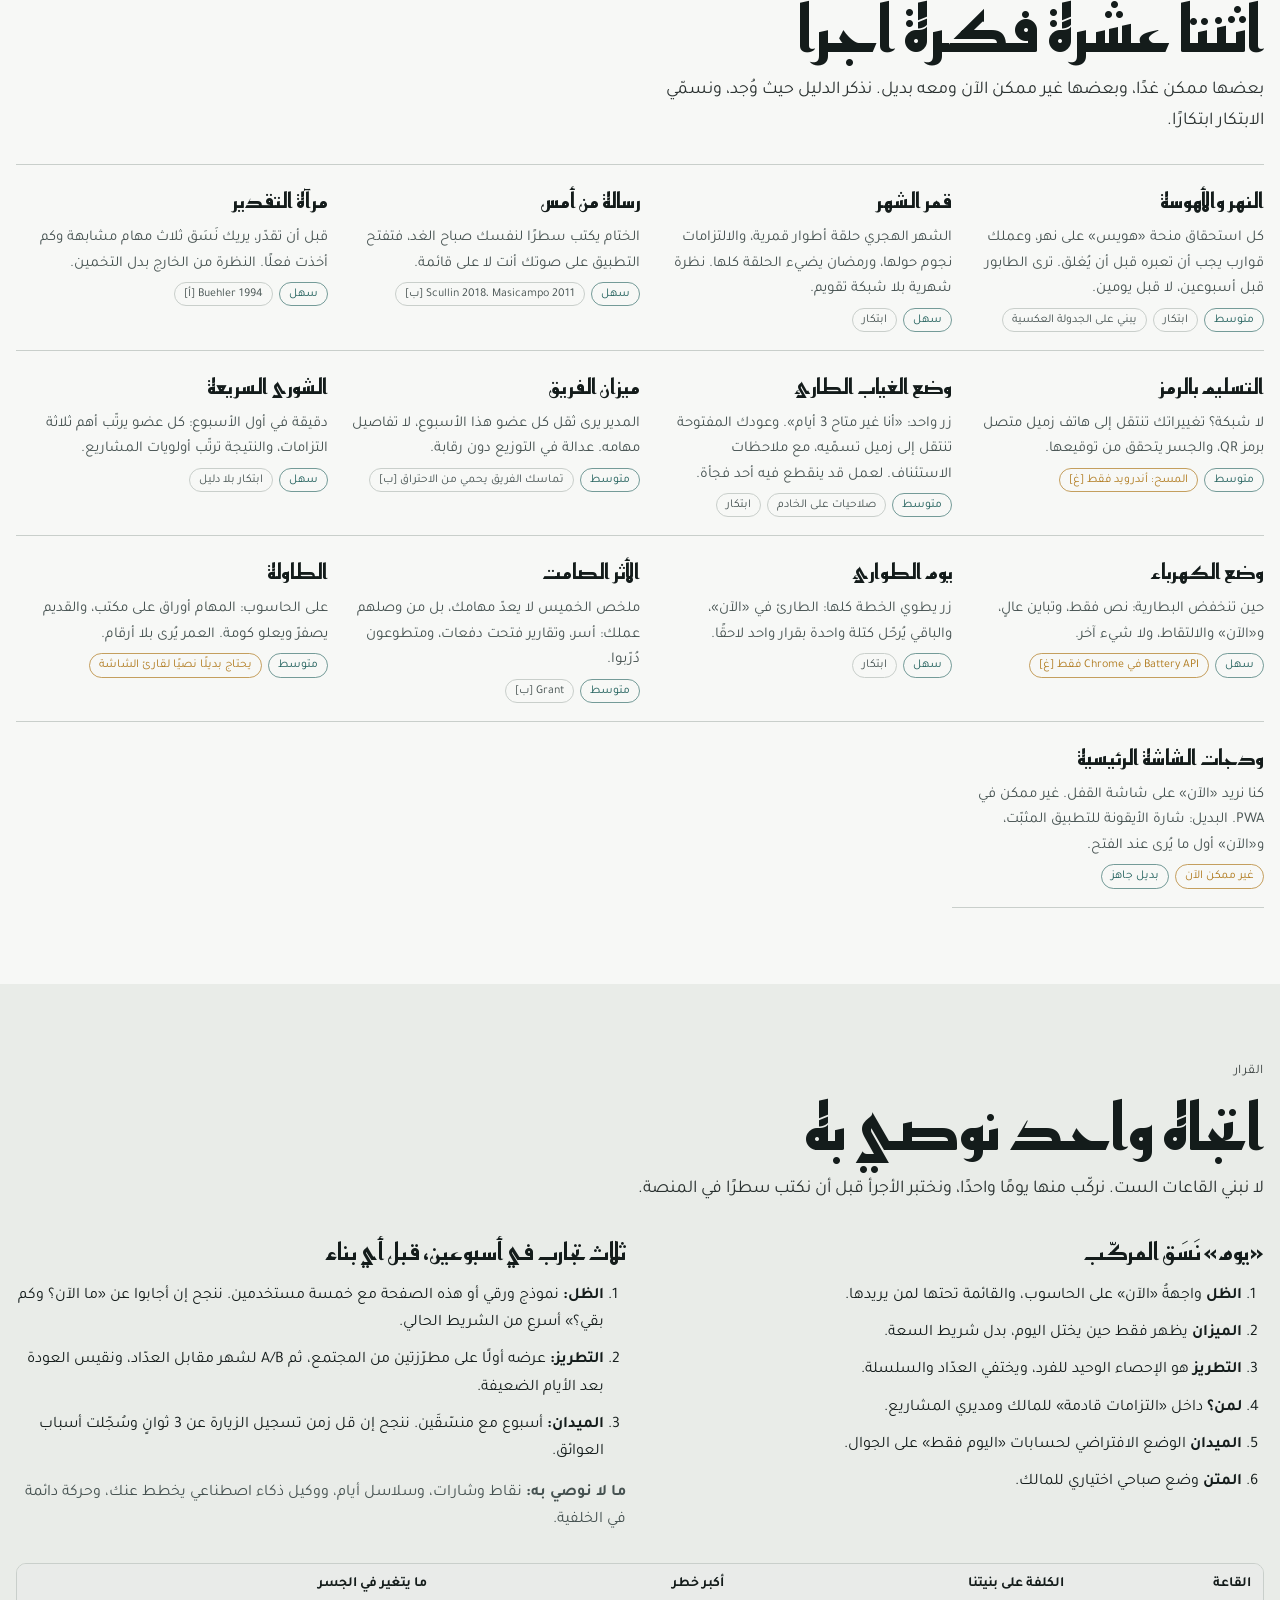
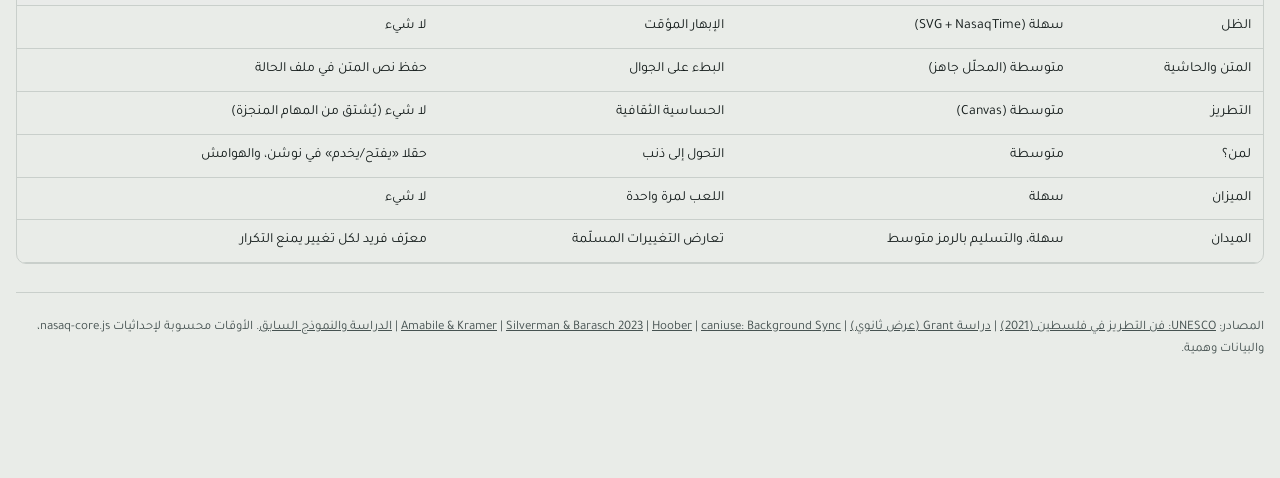
<file: design/today-2026/nasaq-gallery.html>
<!-- نَسَق (NASAQ) — Copyright (c) 2026 Mohammed S. Ellouh. All rights reserved. ملكية خاصة: يُمنع النسخ أو التعديل أو إعادة النشر دون إذن كتابي. -->
<!doctype html>
<html lang="ar" dir="rtl">
<head>
<meta charset="utf-8">
<meta name="viewport" content="width=device-width, initial-scale=1, viewport-fit=cover">
<meta name="robots" content="noindex">
<title>معرض يوم نَسَق</title>
<meta name="claude:viewport-fit-sides" content="cover">
<link rel="preconnect" href="https://fonts.googleapis.com"><link rel="preconnect" href="https://fonts.gstatic.com" crossorigin><link rel="stylesheet" href="https://fonts.googleapis.com/css2?family=Reem+Kufi:wght@500;600;700&family=Tajawal:wght@400;500;700;800&family=Noto+Naskh+Arabic:wght@400;600;700&display=swap">
<style>
/* نَسَق (NASAQ) — Copyright (c) 2026 Mohammed S. Ellouh. All rights reserved. */
/* المعرض: قاعات متتالية، لكل قاعة عالمها البصري الخاص (اختيار مقصود بثيم واحد)، وإطار الصفحة يتبع ثيم المشاهد.
   الخطوط خارج طوابع نَسَق الحالية عمدًا: رقعة كوفية للعناوين، وتجوّل للنص، ونسخ للمخطوطة. */
:root{
  --bg:#E9ECE8; --surface:#F7F8F6; --ink:#141C1B; --ink-2:#465251; --rule:#C9CFCB; --accent:#B07A1E; --focus:#1F5E5A;
  --f-display:"Reem Kufi","Noto Kufi Arabic",Tahoma,sans-serif; --f-body:Tajawal,"Segoe UI",Tahoma,sans-serif; --f-naskh:"Noto Naskh Arabic","Traditional Arabic",serif;
}
@media (prefers-color-scheme:dark){ :root:not([data-theme="light"]){ --bg:#0D1211; --surface:#151C1B; --ink:#E6ECEA; --ink-2:#A7B4B1; --rule:#26302F; --accent:#E3B35A; --focus:#8FD0C8; color-scheme:dark } }
:root[data-theme="dark"]{ --bg:#0D1211; --surface:#151C1B; --ink:#E6ECEA; --ink-2:#A7B4B1; --rule:#26302F; --accent:#E3B35A; --focus:#8FD0C8; color-scheme:dark }
*,*::before,*::after{box-sizing:border-box}
body{background:var(--bg);color:var(--ink);font-family:var(--f-body);font-size:16px;line-height:1.7;padding-block:0 40px;
  padding-left:max(16px,env(safe-area-inset-left,0px));padding-right:max(16px,env(safe-area-inset-right,0px))}
body::before{content:"";position:fixed;inset:0 0 auto;height:env(safe-area-inset-top,0px);z-index:10;background:var(--bg)}
button,input,select,textarea{font:inherit;color:inherit}
:focus-visible{outline:2px solid var(--focus);outline-offset:3px}
.vh{position:absolute!important;width:1px;height:1px;overflow:hidden;clip:rect(0 0 0 0);white-space:nowrap}
.num{font-variant-numeric:tabular-nums}
h1,h2,h3{text-wrap:balance;margin:0}
p{margin:0}
.wrap{max-width:1280px;margin-inline:auto}

/* الملاحة */
.nav{position:sticky;top:env(safe-area-inset-top,0px);z-index:20;margin-inline:calc(-1 * max(16px,env(safe-area-inset-left,0px)));padding-inline:max(16px,env(safe-area-inset-left,0px));
  background:color-mix(in srgb,var(--bg) 90%,transparent);backdrop-filter:blur(10px);-webkit-backdrop-filter:blur(10px);border-bottom:1px solid var(--rule)}
@supports not (backdrop-filter:blur(1px)){ .nav{background:var(--bg)} }
.nav .wrap{display:flex;align-items:center;gap:18px;overflow-x:auto;scrollbar-width:none;min-height:52px}
.nav b{font-family:var(--f-display);font-weight:700;font-size:18px;white-space:nowrap}
.nav a{color:var(--ink-2);text-decoration:none;white-space:nowrap;font-size:14px;padding:6px 0;border-bottom:2px solid transparent}
.nav a:hover{color:var(--ink);border-bottom-color:var(--accent)}

/* الافتتاح */
.hero{padding-block:clamp(40px,8vw,96px) clamp(24px,5vw,56px);display:grid;gap:28px}
.hero h1{font-family:var(--f-display);font-weight:700;font-size:clamp(44px,8.5vw,112px);line-height:1.05;letter-spacing:0}
.hero h1 em{font-style:normal;color:var(--accent)}
.hero .lede{max-width:62ch;font-size:clamp(17px,1.6vw,20px);color:var(--ink-2)}
.principles{list-style:none;margin:0;padding:0;display:grid;grid-template-columns:repeat(auto-fit,minmax(min(100%,260px),1fr));gap:0;border-top:1px solid var(--rule)}
.principles li{border-bottom:1px solid var(--rule);padding:16px 0;display:grid;grid-template-columns:44px 1fr;gap:6px 10px;padding-inline-end:20px}
.principles a{color:inherit;text-decoration:none}
.principles .n{font-family:var(--f-display);font-size:28px;color:var(--accent);line-height:1}
.principles b{font-family:var(--f-display);font-size:20px;font-weight:600;display:block}
.principles span{color:var(--ink-2);font-size:14px}

/* القاعة: نطاق كامل العرض بلونه الخاص */
.room{margin-inline:calc(-1 * max(16px,env(safe-area-inset-left,0px)));padding-inline:max(16px,env(safe-area-inset-left,0px));padding-block:clamp(40px,6vw,80px);scroll-margin-top:60px}
.room .wrap{display:grid;gap:28px}
.room-h{display:grid;gap:10px;max-width:70ch}
.room-h .k{font-size:13px;letter-spacing:.04em;opacity:.8}
.room-h h2{font-family:var(--f-display);font-weight:700;font-size:clamp(34px,5vw,64px);line-height:1.1}
.room-h p{font-size:18px;opacity:.9}
.stagegrid{display:grid;gap:28px;align-items:start}
@media (min-width:980px){ .stagegrid{grid-template-columns:minmax(0,1.25fr) minmax(0,1fr)} }
.panel{min-width:0;display:grid;gap:14px}
.facts{display:grid;grid-template-columns:repeat(auto-fit,minmax(min(100%,220px),1fr));gap:0;border-top:1px solid currentColor;border-color:color-mix(in srgb,currentColor 25%,transparent)}
.facts div{padding:12px 0;padding-inline-end:16px;border-bottom:1px solid color-mix(in srgb,currentColor 18%,transparent);font-size:14px;line-height:1.65}
.facts b{display:block;font-size:12px;letter-spacing:.03em;opacity:.75;font-weight:700;margin-bottom:2px}
.ctrl{display:flex;flex-wrap:wrap;gap:8px;align-items:center}
.btn{display:inline-flex;align-items:center;justify-content:center;gap:8px;min-height:44px;padding:8px 16px;border-radius:999px;border:1.5px solid currentColor;background:transparent;cursor:pointer;font-weight:700;font-size:15px}
.btn.solid{border-color:transparent}
.chip{min-height:36px;padding:4px 14px;border-radius:999px;border:1px solid color-mix(in srgb,currentColor 40%,transparent);background:transparent;cursor:pointer;font-size:14px}
.chip[aria-pressed="true"]{font-weight:700;border-width:2px}
input[type=range]{width:100%;accent-color:currentColor;min-height:36px}

/* 1) الظل */
#shadow{background:#E7DCC6;color:#2A231C}
#shadow .btn.solid{background:#2A231C;color:#F3EADA}
#shadow .dial{width:100%;max-width:640px;aspect-ratio:1;justify-self:center}
#shadow .read{display:grid;gap:4px;border-inline-start:3px solid #2A231C;padding-inline-start:14px}
#shadow .read .big{font-family:var(--f-display);font-size:clamp(26px,3vw,36px);line-height:1.2}
#shadow .ratio{font-size:15px}
#shadow .ratio b{font-size:22px}
#shadow .tl{list-style:none;margin:0;padding:0;display:grid;font-size:14px}
#shadow .tl li{display:grid;grid-template-columns:96px 1fr;gap:8px;padding:6px 0;border-bottom:1px solid #C9B999}
#shadow .tl li[data-now="true"]{font-weight:700}
#shadow .tl li[data-past="true"]{opacity:.55}

/* 2) المتن والحاشية */
#manuscript{background:#EFE6D4;color:#1D1915}
#manuscript .page{background:#F7F0E2;box-shadow:0 1px 0 #D8CBAF,0 18px 40px rgba(60,40,10,.12);border:1px solid #DCCDAE;padding:clamp(18px,4vw,48px);display:grid;gap:22px;font-family:var(--f-naskh)}
@media (min-width:980px){ #manuscript .page{grid-template-columns:minmax(0,1fr) 260px} }
#manuscript .matn{font-size:clamp(19px,1.9vw,23px);line-height:2.15;min-width:0}
#manuscript .matn .rub{color:#9B2318}
#manuscript .matn .dur{color:#9B2318;border-bottom:1px dotted #9B2318}
#manuscript .matn sup{font-family:var(--f-body);font-size:11px;color:#9B2318;margin-inline:2px}
#manuscript textarea{width:100%;min-height:260px;font-family:var(--f-naskh);font-size:20px;line-height:2;background:#FFFDF7;border:1px dashed #B8A27A;padding:12px;color:#1D1915;resize:vertical}
#manuscript .hashiya{border-inline-start:1px solid #CDB991;padding-inline-start:16px;display:grid;gap:18px;align-content:start;font-size:15px;line-height:1.8}
#manuscript .hashiya h3{font-family:var(--f-naskh);font-size:16px;color:#9B2318;font-weight:700}
#manuscript .idx{list-style:none;margin:0;padding:0;display:grid;gap:2px}
#manuscript .idx label{display:flex;gap:8px;align-items:flex-start;cursor:pointer;min-height:36px}
#manuscript .idx input{accent-color:#1D1915;width:18px;height:18px;margin-top:6px;flex:none}
#manuscript .idx small{display:block;color:#6A5A43;font-family:var(--f-body);font-size:12px}
#manuscript .note{font-size:14px;color:#3D3428}
#manuscript .note b{color:#9B2318;font-family:var(--f-body);font-size:12px;margin-inline-end:4px}
#manuscript .colophon{text-align:center;font-size:19px;line-height:2;margin-inline:auto;display:grid;justify-items:center}
#manuscript .colophon span{display:block}
#manuscript .orn{color:#9B2318;font-size:22px;letter-spacing:6px}
#manuscript .btn{color:#1D1915}

/* 3) التطريز */
#tatreez{background:#1C2233;color:#EFE7D6}
#tatreez canvas{width:100%;height:auto;display:block;border-radius:4px;box-shadow:0 20px 40px rgba(0,0,0,.35)}
#tatreez .tasks{list-style:none;margin:0;padding:0;display:grid;gap:2px}
#tatreez .tasks label{display:flex;gap:10px;align-items:center;min-height:44px;cursor:pointer;border-bottom:1px solid #343C52;font-size:15px}
#tatreez .tasks input{width:20px;height:20px;accent-color:#C8372D;flex:none}
#tatreez .sw{display:inline-block;width:14px;height:14px;flex:none}
#tatreez .legend{display:flex;flex-wrap:wrap;gap:6px 16px;font-size:13px;opacity:.9}
#tatreez .legend span{display:inline-flex;gap:6px;align-items:center}

/* 4) لمن؟ */
#whom{background:#0E1530;color:#E9EAF2}
#whom svg{width:100%;height:auto;display:block}
#whom .chip{color:#E9EAF2}
#whom .chip[aria-pressed="true"]{background:#E3B35A;color:#0E1530;border-color:#E3B35A}
#whom .verdict{font-size:18px;line-height:1.7;border-inline-start:3px solid #E3B35A;padding-inline-start:14px;min-height:5.2em}
#whom .verdict b{color:#F2C873}

/* 5) الميزان */
#scale{background:#F4F1EA;color:#1B1A17}
#scale svg{width:100%;height:auto;display:block;max-width:700px;justify-self:center}
#scale .beam{transition:transform 700ms cubic-bezier(.34,1.56,.64,1);transform-origin:350px 120px}
#scale .pans{display:grid;grid-template-columns:1fr 1fr;gap:16px}
#scale .pans h3{font-family:var(--f-display);font-size:18px;margin-bottom:6px}
#scale .w{display:flex;justify-content:space-between;align-items:center;gap:8px;width:100%;min-height:44px;border:1px solid #CFC7B5;background:#FFFDF8;border-radius:8px;padding:6px 10px;margin-bottom:6px;cursor:pointer;text-align:start;font-size:14px}
#scale .w:hover{border-color:#8C6A2A}
#scale .w .m{font-weight:700;white-space:nowrap}
#scale .verdict{font-family:var(--f-display);font-size:clamp(22px,2.6vw,30px)}
#scale .btn{color:#1B1A17}

/* 6) الميدان */
#field{background:#121212;color:#F2F2F2}
#field .phone{width:min(390px,100%);aspect-ratio:390 / 780;justify-self:center;border:10px solid #2B2B2B;border-radius:40px;overflow:hidden;position:relative;background:var(--fb);color:var(--ff);display:grid;grid-template-rows:auto 1fr auto}
#field .phone[data-sun="true"]{--fb:#FFE14D;--ff:#000;--fx:#000;--fy:#FFE14D;--fl:#000}
#field .phone[data-sun="false"]{--fb:#000;--ff:#FFF;--fx:#FFF;--fy:#000;--fl:#FFF}
#field .ph-top{display:flex;justify-content:space-between;align-items:center;padding:14px 18px;font-size:15px;font-weight:700;border-bottom:3px solid var(--fl)}
#field .ph-body{padding:18px;display:grid;align-content:start;gap:12px;overflow:auto}
#field .ph-body .big{font-size:30px;font-weight:800;line-height:1.3}
#field .ph-body .sub{font-size:18px;font-weight:600}
#field .ph-acts{display:grid;gap:10px;padding:14px 14px 18px}
#field .fb{min-height:68px;border-radius:14px;border:3px solid var(--fl);font-size:24px;font-weight:800;cursor:pointer;background:var(--fb);color:var(--ff)}
#field .fb.main{background:var(--fx);color:var(--fy)}
#field .row2{display:grid;grid-template-columns:1fr 1fr;gap:10px}
#field .reasons{display:grid;grid-template-columns:1fr 1fr;gap:8px}
#field .reasons button{min-height:56px;border:3px solid var(--fl);border-radius:12px;background:var(--fb);color:var(--ff);font-weight:800;font-size:16px;cursor:pointer}
#field .code{display:grid;justify-items:center;gap:10px}
#field .code canvas{width:200px;height:200px;image-rendering:pixelated;background:#fff;padding:8px;border-radius:8px}
#field .btn{color:#F2F2F2}

/* البطاقات والتوصية */
#deck{background:var(--surface);color:var(--ink)}
.ideas{list-style:none;margin:0;padding:0;display:grid;grid-template-columns:repeat(auto-fill,minmax(min(100%,300px),1fr));gap:0;border-top:1px solid var(--rule)}
.ideas li{padding:18px 0;padding-inline-end:24px;border-bottom:1px solid var(--rule);display:grid;gap:6px;align-content:start}
.ideas h3{font-family:var(--f-display);font-size:21px;font-weight:600}
.ideas p{color:var(--ink-2);font-size:15px}
.tags{display:flex;flex-wrap:wrap;gap:6px}
.tag{font-size:12px;border:1px solid var(--rule);border-radius:999px;padding:1px 9px;color:var(--ink-2)}
.tag.ok{border-color:color-mix(in srgb,var(--focus) 60%,transparent);color:var(--focus)}
.tag.no{border-color:color-mix(in srgb,var(--accent) 70%,transparent);color:var(--accent)}
#reco{color:var(--ink)}
.reco{display:grid;gap:28px}
@media (min-width:980px){ .reco{grid-template-columns:1fr 1fr} }
.reco h3{font-family:var(--f-display);font-size:24px;margin-bottom:10px}
.reco ol{margin:0;padding-inline-start:22px;display:grid;gap:10px}
.tblw{overflow-x:auto;border:1px solid var(--rule);border-radius:10px}
.tblw table{border-collapse:collapse;width:100%;min-width:640px;font-size:14px}
.tblw th,.tblw td{text-align:start;padding:9px 12px;border-bottom:1px solid var(--rule);vertical-align:top}
.tblw th{background:color-mix(in srgb,var(--ink) 6%,var(--surface))}
.foot{color:var(--ink-2);font-size:13px;padding-top:24px;border-top:1px solid var(--rule)}
.foot a{color:inherit}
@media (prefers-reduced-motion:reduce){ *{transition:none!important;animation:none!important} }

</style>
<style>:root{padding-top:env(safe-area-inset-top,0px);padding-bottom:env(safe-area-inset-bottom,0px)}body{margin:0}[hidden]{display:none!important}</style>
</head>
<body>
<div class="page" dir="rtl" lang="ar">
<nav class="nav" aria-label="قاعات المعرض"><div class="wrap">
  <b>معرض «يوم» نَسَق</b>
  <a href="#shadow">الظل</a><a href="#manuscript">المتن والحاشية</a><a href="#tatreez">التطريز</a><a href="#whom">لمن؟</a><a href="#scale">الميزان</a><a href="#field">الميدان</a><a href="#deck">أفكار أجرأ</a><a href="#reco">التوصية</a>
</div></nav>

<header class="hero wrap">
  <h1>اليوم <em>ليس</em> قائمة.</h1>
  <p class="lede">النموذج السابق كان نسخة أفضل من المألوف: قوائم وبطاقات وفترات. هنا نكسر المظلة كلها. ست قاعات، كل قاعة استعارة مختلفة ليومك بلغة بصرية جديدة لا تشبه أي طابع حالي في نَسَق، وكلها تعمل فعلًا. بعدها اثنتا عشرة فكرة أجرأ، ثم اتجاه واحد نوصي به وكيف نختبره خلال أسبوعين.</p>
  <ol class="principles" aria-label="مبادئ القاعات الست">
    <li><span class="n num" aria-hidden="true">1</span><a href="#shadow"><b>الوقت ضوء لا شبكة</b><span>الظل يحلّ محل الجدول.</span></a></li>
    <li><span class="n num" aria-hidden="true">2</span><a href="#manuscript"><b>اليوم يُكتب لا يُنقر</b><span>متن وحاشية وخاتمة.</span></a></li>
    <li><span class="n num" aria-hidden="true">3</span><a href="#tatreez"><b>الإنجاز نسيج لا عدّاد</b><span>ما أنجزته يُطرَّز، وما لم تنجزه لا يُعَدّ.</span></a></li>
    <li><span class="n num" aria-hidden="true">4</span><a href="#whom"><b>لكل مهمة «لمن»</b><span>خيط من المهمة إلى الناس.</span></a></li>
    <li><span class="n num" aria-hidden="true">5</span><a href="#scale"><b>الحمل يوزن لا يُعدّ</b><span>الميزان يميل بدل رسالة تحذير.</span></a></li>
    <li><span class="n num" aria-hidden="true">6</span><a href="#field"><b>الميدان أولًا</b><span>بلا شبكة ولا ضوء ولا يدين فارغتين.</span></a></li>
  </ol>
</header>

<section class="room" id="shadow" aria-labelledby="h-shadow"><div class="wrap">
  <div class="room-h"><span class="k">القاعة 1 | الوقت ضوء لا شبكة</span><h2 id="h-shadow">الظل</h2>
    <p>لا جدول ولا ساعات. شاخص واحد وظلّه، كما قيس الوقت قرونًا. يطول الظل صباحًا ويقصر عند الظهر ثم يطول، ويدخل العصر حين يبلغ الظلّ طولَ الشاخص مع ظلّ الزوال. مهامك علامات على مسار طرف الظل، وما بعد الغروب نجوم.</p></div>
  <div class="stagegrid">
    <svg class="dial" id="dial" viewBox="0 0 640 640" role="img" aria-label="مزولة اليوم"></svg>
    <div class="panel">
      <div class="read" aria-live="polite"><span id="sTime" class="num"></span><span class="big" id="sNow"></span><span id="sNext"></span></div>
      <p class="ratio num" id="sRatio"></p>
      <label for="sSlide" style="font-size:14px">حرّك الشمس</label>
      <input type="range" id="sSlide" min="300" max="1290" step="5" value="785">
      <div class="ctrl"><button class="btn solid" id="sPlay" type="button">شغّل اليوم</button>
        <span role="group" aria-label="الفصل" class="ctrl"><button class="chip" data-season="oct" aria-pressed="true" type="button">اليوم: 21 أكتوبر</button><button class="chip" data-season="jun" aria-pressed="false" type="button">21 يونيو</button><button class="chip" data-season="dec" aria-pressed="false" type="button">21 ديسمبر</button></span></div>
      <ul class="tl num" id="sList" aria-label="مهام اليوم على المزولة"></ul>
    </div>
  </div>
  <div class="facts">
    <div><b>الفكرة</b>صفحة «اليوم» شاخص يتحرك ظله مع الشمس الحقيقية في موقعك. «الآن» حيث يقع طرف الظل.</div>
    <div><b>لماذا تتفوّق</b>لم نجدها عند أي منافس فحصناه. وتجعل حساب المواقيت الموجود في nasaq-core.js هو الواجهة نفسها، لا إضافة جانبية. وتتغير مع الفصول، فيرى المستخدم قِصر نهار الشتاء قبل أن يخطط.</div>
    <div><b>الدليل</b>ابتكار بلا سابقة منتج. أساسه فلكي فقهي: العصر عند بلوغ الظل مثل الشاخص مع ظل الزوال، وهي الطريقة المستعملة في الكود. لا دليل على أثرها في الإنتاجية [تقدير].</div>
    <div><b>الكلفة</b>سهلة: SVG ودوال الشمس الموجودة. الخطر: جمال يُبهر أول أسبوع ويُتعب بعد شهر، فتكون واجهة «الآن» وتبقى القائمة تحتها.</div>
    <div><b>كيف نختبرها</b>خمسة مستخدمين، سؤالان: «ما الذي تفعله الآن؟» و«كم بقي حتى العصر؟». نقيس زمن الإجابة مقابل الشريط الزمني الحالي.</div>
  </div>
</div></section>

<section class="room" id="manuscript" aria-labelledby="h-ms"><div class="wrap">
  <div class="room-h"><span class="k">القاعة 2 | اليوم يُكتب لا يُنقر</span><h2 id="h-ms">المتن والحاشية</h2>
    <p>تكتب يومك بعد الفجر فقرةً واحدة كما تكتب رسالة. نَسَق يقرؤها، فيُحمِّر المواقيت والمُدد كما كان النسّاخ يحمّرون رؤوس الكلام، ويستخرج فهرس المهام في الهامش. ما يطرأ في النهار يُكتب حاشيةً بجانب المتن، وفي الليل يكتب نَسَق خاتمة يومك على هيئة «حَرْد المتن» المثلث.</p></div>
  <div class="ctrl"><button class="btn" id="msEdit" type="button" aria-pressed="false">حرّر المتن</button><button class="btn" id="msColo" type="button">اكتب خاتمة اليوم</button></div>
  <article class="page" aria-label="صفحة اليوم">
    <div class="matn" id="matn"></div>
    <aside class="hashiya" aria-label="الحاشية">
      <div><h3>فهرس اليوم</h3><ul class="idx" id="msIdx"></ul></div>
      <div><h3>حواشٍ</h3><div style="display:grid;gap:10px" id="msNotes"></div></div>
    </aside>
    <div class="colophon" id="colo" style="grid-column:1 / -1" hidden></div>
  </article>
  <div class="facts" style="color:#1D1915">
    <div><b>الفكرة</b>المخطوطة العربية نظام معلومات جاهز: متن وشرح وحاشية وخاتمة. نستعيرها بنيةً، لا زخرفة.</div>
    <div><b>لماذا تتفوّق</b>كل المنافسين حقول وأزرار. هنا الكتابة الحرة هي الإدخال، والتحليل العربي على الجهاز يحوّلها إلى مهام. قريب من Ramble في Todoist، لكنه مكتوب ومحلي وعربي.</div>
    <div><b>الدليل</b>الخطط المكتوبة المحددة تخفف الأفكار العالقة (Masicampo & Baumeister 2011) [ب]، وقائمة الغد المحددة سرّعت النوم (Scullin 2018) [ب]. الاستعارة نفسها ابتكار.</div>
    <div><b>الكلفة</b>متوسطة: المحلّل جاهز من النموذج السابق. الخطر: الكتابة الحرة أبطأ على الجوال، فهي «وضع الصباح» للمالك، لا الإدخال الوحيد.</div>
    <div><b>كيف نختبرها</b>هل يغلق من يكتب فقرته الصباحية يومه أكثر؟ نقارن نسبة الأيام المغلقة لأربعة أسابيع.</div>
  </div>
</div></section>

<section class="room" id="tatreez" aria-labelledby="h-tt"><div class="wrap">
  <div class="room-h"><span class="k">القاعة 3 | الإنجاز نسيج لا عدّاد</span><h2 id="h-tt">التطريز</h2>
    <p>كل مهمة تنجزها تُطرَّز غرزًا على قماش أسبوعك: نجمة للتقارير، ومعيّن للمكالمات، وسروة للعمل الميداني، وصليب صغير للعادات. ما لم تنجزه لا يظهر أحمر ولا ناقصًا، فالقماش ببساطة لم يُطرَّز بعد. وفي آخر الشهر يكون للفريق ثوب واحد.</p></div>
  <div class="stagegrid">
    <canvas id="cloth" width="980" height="640" role="img" aria-label="قماش الأسبوع"></canvas>
    <div class="panel">
      <div class="ctrl" role="group" aria-label="العرض"><button class="chip" data-cloth="week" aria-pressed="true" type="button">قماش أسبوعي</button><button class="chip" data-cloth="team" aria-pressed="false" type="button">ثوب الفريق</button></div>
      <p style="font-size:15px">مهام اليوم (الأربعاء). أنجز واحدة وشاهدها تُطرَّز في عمود اليوم:</p>
      <ul class="tasks" id="ttList"></ul>
      <div class="legend" id="ttLegend"></div>
      <p id="ttSum" style="font-size:14px;opacity:.85" aria-live="polite"></p>
    </div>
  </div>
  <div class="facts">
    <div><b>الفكرة</b>بدل الإحصاءات والسلاسل: قطعة قماش تكبر بما أنجزت، ولا تعدّ ما لم تنجزه.</div>
    <div><b>لماذا تتفوّق</b>Forest وHabitica تلعيب بنقاط وأشجار مستوردة. هنا ذاكرة فلسطينية حيّة، فالتطريز مدرج في قائمة اليونسكو للتراث غير المادي منذ 2021، والتقدّم يُرى ولا يُحسب.</div>
    <div><b>الدليل</b>التقدّم المرئي في عمل ذي معنى أقوى محرّك لليوم الجيد (Amabile & Kramer 2011) [ب]. وكسر السلسلة يدفع إلى الهجر (Silverman & Barasch 2023) [أ]، والقماش لا ينكسر. أثر الاستعارة نفسها غير مُختبَر [تقدير].</div>
    <div><b>الكلفة</b>متوسطة: Canvas خالص، وأنماط هندسية مولّدة لا منسوخة من أثواب مناطق بعينها. الخطر الثقافي حقيقي، فيُراجع التصميم مع مطرّزات من المجتمع قبل البناء.</div>
    <div><b>كيف نختبرها</b>هل يعود المستخدم في اليوم التالي بعد يوم ضعيف أكثر مع القماش منه مع العدّاد؟ اختبار A/B لشهر.</div>
  </div>
</div></section>

<section class="room" id="whom" aria-labelledby="h-wh"><div class="wrap">
  <div class="room-h"><span class="k">القاعة 4 | لكل مهمة «لمن»</span><h2 id="h-wh">لمن؟</h2>
    <p>كل مهمة في منظمة إنسانية خيطٌ ينتهي عند ناس. اختر مهمة لترى خيطها: التقرير يفتح الدفعة، والدفعة تشتري الطرود، والطرود تصل إلى الأسر. ثم حرّك المؤشر لترى ماذا يحدث لو تأخرت، وأين تمتص الهوامش التأخير.</p></div>
  <div class="ctrl" role="group" aria-label="اختر مهمة" id="whChips"></div>
  <svg id="thread" viewBox="0 0 1200 360" role="img" aria-label="خيط الأثر"></svg>
  <div class="stagegrid" style="align-items:center">
    <p class="verdict" id="whVerdict" aria-live="polite"></p>
    <div class="panel"><label for="whSlip" style="font-size:15px">لو تأخرت هذه المهمة: <b id="whSlipV" class="num">0 أيام</b></label><input type="range" id="whSlip" min="0" max="10" value="0"></div>
  </div>
  <p style="font-size:13px;opacity:.7">الأرقام والمانحون في هذه القاعة توضيحية. في المنتج تأتي من حقلين في نوشن لكل مهمة: «يفتح» و«يخدم».</p>
  <div class="facts">
    <div><b>الفكرة</b>بدل «الأولوية: عالية»، سلسلة أثر مرئية من المهمة إلى المستفيدين، بهوامش زمنية تمتص بعض التأخير.</div>
    <div><b>لماذا تتفوّق</b>Asana وLinear يعرضان الاعتمادية بين المهام فقط. لا أحد يمد الخيط إلى الدفعة والمستفيد. وFluxx يرى الأمر من جهة المانح، لا من يوم العامل.</div>
    <div><b>الدليل</b>لقاء قصير بمستفيد رفع وقت المكالمات 142% والإيرادات 171% في دراسة Adam Grant على مركز اتصال (الأرقام من مصادر ثانوية) [ب]. والتقارير المتأخرة قد تؤخر الدفعات (Russell Sage) [ج].</div>
    <div><b>الكلفة</b>متوسطة: حقلان في نوشن وحساب الهوامش على الجهاز. الخطر: أن يتحول الأثر إلى ذنب، فيظهر عند الطلب، بلغة الأثر لا اللوم.</div>
    <div><b>كيف نختبرها</b>هل تُرحَّل مهام الالتزامات المعروضة بخيطها أقل؟ نقارن معدل الترحيل معه وبدونه.</div>
  </div>
</div></section>

<section class="room" id="scale" aria-labelledby="h-sc"><div class="wrap">
  <div class="room-h"><span class="k">القاعة 5 | الحمل يوزن لا يُعدّ</span><h2 id="h-sc">الميزان</h2>
    <p>في كفّة ما تعهّدت به اليوم، وفي الأخرى ما تملكه من وقت بعد الصلاة والمواعيد. لا رسالة تحذير: الميزان يميل. خفّف الكفّة بنقل مهمة إلى رفّ الغد، أو أضف اجتماعًا طارئًا لترى كيف يختل كل شيء.</p></div>
  <div class="stagegrid">
    <svg id="balance" viewBox="0 0 700 420" role="img" aria-label="ميزان اليوم"></svg>
    <div class="panel">
      <p class="verdict" id="scVerdict" aria-live="polite"></p>
      <div class="pans">
        <div><h3>في الكفّة اليوم</h3><div id="scToday"></div></div>
        <div><h3>رفّ الغد</h3><div id="scShelf"></div></div>
      </div>
      <div class="ctrl"><button class="btn" id="scAdd" type="button">أضف اجتماعًا طارئًا 45 د</button><button class="btn" id="scReset" type="button">أعِد الميزان</button></div>
    </div>
  </div>
  <div class="facts">
    <div><b>الفكرة</b>مقياس السعة جسم مادي له ثقل وحركة، يفهمه الجسد قبل العقل.</div>
    <div><b>لماذا تتفوّق</b>Sunsama يكتب لك أنك تجاوزت ساعاتك نصًّا [د]. الميزان يجعل التجاوز محسوسًا دون لون أحمر، والقرار واضح: ماذا أرفع عن الكفّة؟</div>
    <div><b>الدليل</b>مغالطة التخطيط (Buehler 1994) [أ]، والكفّة تزن بتقديرك المصحّح من سجلك. الاستعارة ابتكار.</div>
    <div><b>الكلفة</b>سهلة: SVG وتحويل واحد. الخطر: لعبة لطيفة تُستعمل مرة، فلا يظهر الميزان إلا حين يختل اليوم.</div>
    <div><b>كيف نختبرها</b>حين يميل الميزان، هل ينقل المستخدم مهمة قبل الظهر بدل أن يرحّلها ليلًا؟ نقيس توقيت قرارات الترحيل.</div>
  </div>
</div></section>

<section class="room" id="field" aria-labelledby="h-fd"><div class="wrap">
  <div class="room-h"><span class="k">القاعة 6 | بلا شبكة ولا ضوء ولا يدين فارغتين</span><h2 id="h-fd">الميدان</h2>
    <p>للمنسّق الميداني: شاشة واحدة، وثلاثة أزرار بحجم الإبهام، ووضع شمس بتباين أقصى. «عائق» يسجّل السبب بضغطة. ولا اتصال؟ يسلّم تغييراته لزميل متصل برمز تمسحه كاميرته، بلا خادم.</p></div>
  <div class="stagegrid">
    <div class="phone" id="phone" data-sun="true" aria-label="هاتف المنسّق الميداني"></div>
    <div class="panel">
      <div class="ctrl"><button class="btn" id="fdSun" type="button" aria-pressed="true">وضع الشمس</button><button class="btn" id="fdReset" type="button">من البداية</button></div>
      <p style="font-size:15px;opacity:.9">جرّب: «تمّ» ثم «عائق» ثم «سلّم لزميل متصل». كل ضغطة تُحفظ على الجهاز، والعدّاد في الأعلى يبيّن ما ينتظر المزامنة.</p>
      <div class="facts">
        <div><b>الفكرة</b>ليست تصغيرًا لواجهة المكتب، بل وضع مختلف كليًا لمن يعمل واقفًا تحت الشمس بيد واحدة.</div>
        <div><b>لماذا تتفوّق</b>كل المنافسين يفترضون اتصالًا دائمًا ومكتبًا. هذا مصمم لسياق إنساني فعلي.</div>
        <div><b>الدليل</b>نحو نصف المستخدمين يمسكون الهاتف بيد واحدة (Hoober 2013) [ب]. وSafari لا يدعم المزامنة في الخلفية [ب]. أسباب العوائق من طبيعة العمل الإنساني [تقدير].</div>
        <div><b>الكلفة</b>الوضع نفسه سهل. التسليم بالرمز متوسط: مكتبة QR محلية للعرض، والمسح عبر BarcodeDetector يعمل في Chrome أندرويد لا في iOS [غ: يُتحقق]. الرمز المعروض هنا تمثيل بصري.</div>
        <div><b>كيف نختبرها</b>أسبوع ميداني مع منسّقَين: هل يقل زمن تسجيل الزيارة عن 3 ثوانٍ؟ وهل تصل كل التغييرات دون تكرار؟</div>
      </div>
    </div>
  </div>
</div></section>

<section class="room" id="deck" aria-labelledby="h-dk"><div class="wrap">
  <div class="room-h"><span class="k">ما بعد القاعات</span><h2 id="h-dk">اثنتا عشرة فكرة أجرأ</h2>
    <p>بعضها ممكن غدًا، وبعضها غير ممكن الآن ومعه بديل. نذكر الدليل حيث وُجد، ونسمّي الابتكار ابتكارًا.</p></div>
  <ul class="ideas" id="ideas"></ul>
</div></section>

<section class="room" id="reco" aria-labelledby="h-rc"><div class="wrap">
  <div class="room-h"><span class="k">القرار</span><h2 id="h-rc">اتجاه واحد نوصي به</h2>
    <p>لا نبني القاعات الست. نركّب منها يومًا واحدًا، ونختبر الأجرأ قبل أن نكتب سطرًا في المنصة.</p></div>
  <div class="reco">
    <div><h3>«يوم» نَسَق المركّب</h3><ol>
      <li><b>الظل</b> واجهةُ «الآن» على الحاسوب، والقائمة تحتها لمن يريدها.</li>
      <li><b>الميزان</b> يظهر فقط حين يختل اليوم، بدل شريط السعة.</li>
      <li><b>التطريز</b> هو الإحصاء الوحيد للفرد، ويختفي العدّاد والسلسلة.</li>
      <li><b>لمن؟</b> داخل «التزامات قادمة» للمالك ومديري المشاريع.</li>
      <li><b>الميدان</b> الوضع الافتراضي لحسابات «اليوم فقط» على الجوال.</li>
      <li><b>المتن</b> وضع صباحي اختياري للمالك.</li></ol></div>
    <div><h3>ثلاث تجارب في أسبوعين، قبل أي بناء</h3><ol>
      <li><b>الظل:</b> نموذج ورقي أو هذه الصفحة مع خمسة مستخدمين. ننجح إن أجابوا عن «ما الآن؟ وكم بقي؟» أسرع من الشريط الحالي.</li>
      <li><b>التطريز:</b> عرضه أولًا على مطرّزتين من المجتمع، ثم A/B لشهر مقابل العدّاد، ونقيس العودة بعد الأيام الضعيفة.</li>
      <li><b>الميدان:</b> أسبوع مع منسّقَين. ننجح إن قل زمن تسجيل الزيارة عن 3 ثوانٍ وسُجّلت أسباب العوائق.</li></ol>
      <p style="margin-top:14px;color:var(--ink-2)"><b>ما لا نوصي به:</b> نقاط وشارات، وسلاسل أيام، ووكيل ذكاء اصطناعي يخطط عنك، وحركة دائمة في الخلفية.</p></div>
  </div>
  <div class="tblw" role="region" aria-label="مقارنة القاعات" tabindex="0"><table>
    <thead><tr><th scope="col">القاعة</th><th scope="col">الكلفة على بنيتنا</th><th scope="col">أكبر خطر</th><th scope="col">ما يتغير في الجسر</th></tr></thead>
    <tbody>
      <tr><td>الظل</td><td>سهلة (SVG + NasaqTime)</td><td>الإبهار المؤقت</td><td>لا شيء</td></tr>
      <tr><td>المتن والحاشية</td><td>متوسطة (المحلّل جاهز)</td><td>البطء على الجوال</td><td>حفظ نص المتن في ملف الحالة</td></tr>
      <tr><td>التطريز</td><td>متوسطة (Canvas)</td><td>الحساسية الثقافية</td><td>لا شيء (يُشتق من المهام المنجزة)</td></tr>
      <tr><td>لمن؟</td><td>متوسطة</td><td>التحول إلى ذنب</td><td>حقلا «يفتح/يخدم» في نوشن، والهوامش</td></tr>
      <tr><td>الميزان</td><td>سهلة</td><td>اللعب لمرة واحدة</td><td>لا شيء</td></tr>
      <tr><td>الميدان</td><td>سهلة، والتسليم بالرمز متوسط</td><td>تعارض التغييرات المسلّمة</td><td>معرّف فريد لكل تغيير يمنع التكرار</td></tr>
    </tbody></table></div>
  <p class="foot">المصادر: <a href="https://ich.unesco.org/en/RL/the-art-of-embroidery-in-palestine-practices-skills-knowledge-and-rituals-01722" target="_blank" rel="noopener">UNESCO: فن التطريز في فلسطين (2021)</a> | <a href="https://www.psychologytoday.com/us/blog/happiness-and-the-pursuit-of-leadership/201507/are-you-a-giver-or-a-taker" target="_blank" rel="noopener">دراسة Grant (عرض ثانوي)</a> | <a href="https://hbswk.hbs.edu/item/6685.html" target="_blank" rel="noopener">Amabile & Kramer</a> | <a href="https://www.colorado.edu/business/faculty-research/2023/04/19/or-track-how-broken-streaks-affect-consumer-decisions" target="_blank" rel="noopener">Silverman & Barasch 2023</a> | <a href="https://smashingmagazine.com/2016/09/the-thumb-zone-designing-for-mobile-users" target="_blank" rel="noopener">Hoober</a> | <a href="https://caniuse.com/background-sync" target="_blank" rel="noopener">caniuse: Background Sync</a> | <a href="https://claude.ai/artifact/VBVQfkawMwb3Z5VTXr6dir" target="_blank" rel="noopener">الدراسة والنموذج السابق</a>. الأوقات محسوبة لإحداثيات nasaq-core.js، والبيانات وهمية.</p>
</div></section>
</div>

<script>
/* نَسَق (NASAQ) — Copyright (c) 2026 Mohammed S. Ellouh. All rights reserved. */
'use strict';
const $ = (s, r = document) => r.querySelector(s);
const $$ = (s, r = document) => [...r.querySelectorAll(s)];
const esc = s => String(s == null ? '' : s).replace(/[&<>"']/g, c => ({'&': '&amp;', '<': '&lt;', '>': '&gt;', '"': '&quot;', "'": '&#39;'}[c]));
const M = (h, m) => h * 60 + m;
const REDUCED = (() => { try{ return matchMedia('(prefers-reduced-motion: reduce)').matches; }catch(e){ return false; } })();
const LOC = 'ar-EG-u-nu-latn', HLOC = 'ar-SA-u-ca-islamic-umalqura-nu-latn';
const WD = ['الأحد', 'الاثنين', 'الثلاثاء', 'الأربعاء', 'الخميس', 'الجمعة', 'السبت'];
const fmtDate = (d, o) => d.toLocaleDateString(LOC, o || {weekday: 'long', day: 'numeric', month: 'long', year: 'numeric'});
function fmtHijri(d){ try{ const f = new Intl.DateTimeFormat(HLOC, {day: 'numeric', month: 'long', year: 'numeric'}); return f.resolvedOptions().calendar === 'islamic-umalqura' ? f.format(d) : ''; }catch(e){ return ''; } }
function t12(m){ m = ((Math.round(m) % 1440) + 1440) % 1440; let h = Math.floor(m / 60), mi = m % 60; const s = h < 12 ? 'ص' : 'م'; h = h % 12 || 12; return h + ':' + String(mi).padStart(2, '0') + ' ' + s; }
function dur(m){ m = Math.max(0, Math.round(m)); const h = Math.floor(m / 60), r = m % 60; if(!h) return r + ' د'; return h + ' س' + (r ? ' ' + r + ' د' : ''); }
const addDays = (d, n) => { const x = new Date(d); x.setDate(x.getDate() + n); return x; };
function rng(seed){ return () => { seed |= 0; seed = seed + 0x6D2B79F5 | 0; let t = Math.imul(seed ^ seed >>> 15, 1 | seed); t = t + Math.imul(t ^ t >>> 7, 61 | t) ^ t; return ((t ^ t >>> 14) >>> 0) / 4294967296; }; }
const BASE = new Date(2026, 9, 21);

/* ---------- المحلّل العربي للالتقاط (محلي بالكامل) ---------- */
const PERIOD_LBL = {prefajr: 'قبل الفجر', fajr: 'بعد الفجر', duha: 'الضحى', dhuhr: 'بعد الظهر', asr: 'بعد العصر', maghrib: 'بعد المغرب', isha: 'بعد العشاء'};
function normAr(s){
  return String(s).replace(/[٠-٩]/g, d => d.charCodeAt(0) - 1632).replace(/[۰-۹]/g, d => d.charCodeAt(0) - 1776)
    .replace(/[٫,](?=\d)/g, '.').replace(/ـ/g, '').replace(/[ً-ْ]/g, '');
}
const E = '(?=$|[\\s،,.؛!؟])';
const B0 = '(?:^|(?<=[\\s،,.؛]))';
const rx = s => new RegExp(B0 + '(?:' + s + ')' + E);
const WDN = [['الأحد|الاحد', 0], ['الاثنين|الإثنين|الاتنين', 1], ['الثلاثاء|الثلاثا|التلات', 2], ['الأربعاء|الاربعاء|الاربعا', 3], ['الخميس', 4], ['الجمعة|الجمعه', 5], ['السبت', 6]];
const toLatin = s => String(s).replace(/[٠-٩]/g, d => d.charCodeAt(0) - 1632).replace(/[۰-۹]/g, d => d.charCodeAt(0) - 1776);
function parseCapture(raw, base){
  /* نطابق على نص مطبَّع، ونبني العنوان من النص الأصلي (بتشكيله) عبر خريطة مواضع */
  const orig = ' ' + String(raw) + ' ', idx = []; let n = '';
  for(let i = 0; i < orig.length; i++){ if(/[\u064B-\u0652\u0640]/.test(orig[i])) continue; idx.push(i); n += toLatin(orig[i]); }
  idx.push(orig.length);
  let s = n.replace(/[٫,](?=\d)/g, '.');
  const rem = new Array(s.length).fill(false);
  const out = {raw, chips: [], spans: []};
  const take = (re, fn) => { const m = s.match(re); if(!m) return null; for(let k = m.index; k < m.index + m[0].length; k++) rem[k] = true;
    s = s.slice(0, m.index) + ' '.repeat(m[0].length) + s.slice(m.index + m[0].length); out.spans.push(m[0].trim()); fn(m); return m; };
  take(/^\s*(?:ذكرني|فكرني|لا تنسى|لا تنس|تذكير:?)\s*(?:أن|ان|إن|ب)?\s+/, () => {});
  take(/#([^\s#@،,]+)/, m => { out.proj = m[1].replace(/_/g, ' '); });
  take(/@([^\s#@،,]+)/, m => { out.who = m[1].replace(/_/g, ' '); });
  take(rx('مهم جدا|مهم جدًا|عاجل|مهم|!'), () => { out.important = true; });
  /* الأيام */
  take(rx('بعد بكرة|بعد بكرا|بعد بكره|بعد غد|بعد الغد'), m => { out.dayOff = 2; out.dayLbl = 'بعد غد'; })
    || take(rx('بكرة|بكرا|بكره|غدا|الغد|غداً'), () => { out.dayOff = 1; out.dayLbl = 'غدًا'; })
    || take(rx('اليوم|النهارده|هلأ|هلق'), () => { out.dayOff = 0; out.dayLbl = 'اليوم'; })
    || take(rx('الأسبوع القادم|الاسبوع القادم|الأسبوع الجاي|الاسبوع الجاي'), () => { const dd = (6 - base.getDay() + 7) % 7 || 7; out.dayOff = dd; out.dayLbl = 'الأسبوع القادم'; })
    || take(new RegExp(B0 + 'بعد\\s+(\\d+)\\s+(?:أيام|ايام|يوم)' + E), m => { out.dayOff = +m[1]; out.dayLbl = 'بعد ' + m[1] + ' أيام'; })
    || (() => { for(const [names, idx] of WDN){
        const r = new RegExp(B0 + '(?:يوم\\s+)?(?:' + names + ')(?:\\s+(?:القادم|الجاي|الجاية|القادمة))?' + E);
        if(take(r, () => { let dd = (idx - base.getDay() + 7) % 7; if(dd === 0) dd = 7; out.dayOff = dd; out.dayLbl = WD[idx]; })) return true; }
        return null; })()
    || take(/(\d{1,2})\s*\/\s*(\d{1,2})/, m => { const d = new Date(base.getFullYear(), +m[2] - 1, +m[1]); if(d < base) d.setFullYear(d.getFullYear() + 1);
        out.dayOff = Math.round((d - new Date(base.getFullYear(), base.getMonth(), base.getDate())) / 864e5); out.dayLbl = fmtDate(d, {day: 'numeric', month: 'long'}); });
  /* ساعة محددة: «الساعة 3»، «3:30»، «3 العصر» */
  const PM = /^(م|مساء|مساءا|العصر|المغرب|العشاء|العشا|بالليل|الليل)$/, NOON = /^(الظهر)$/;
  take(new RegExp(B0 + '(?:الساعة|الساعه)\\s*(\\d{1,2})(?::(\\d{2}))?(?:\\s*(ص|م|صباحا|مساء|الصبح|العصر|الظهر|المغرب|العشاء|بالليل))?' + E), m => setTime(m[1], m[2], m[3]))
    || take(new RegExp(B0 + '(\\d{1,2}):(\\d{2})(?:\\s*(ص|م|صباحا|مساء|الصبح|العصر|الظهر|المغرب|العشاء|بالليل))?' + E), m => setTime(m[1], m[2], m[3]))
    || take(new RegExp(B0 + '(\\d{1,2})\\s*(ص|م|الصبح|العصر|الظهر|المغرب|العشاء|بالليل)' + E), m => setTime(m[1], 0, m[2]));
  function setTime(h, mi, suf){
    h = +h; mi = +(mi || 0);
    if(suf && PM.test(suf) && h < 12) h += 12; else if(suf && NOON.test(suf) && h < 6) h += 12; else if(!suf && h >= 1 && h <= 6) h += 12;
    out.time = h * 60 + mi; out.timeLbl = t12(out.time);
  }
  /* الفترات */
  const PR = [['قبل الفجر|السحور|وقت السحور', 'prefajr'], ['بعد الفجر|الفجر', 'fajr'], ['قبل الظهر|الصبح|الصباح|صباحا|الضحى', 'duha'],
    ['قبل العصر|بعد الظهر|الظهر|الظهيرة', 'dhuhr'], ['قبل المغرب|بعد العصر|العصرية|العصريه|العصر', 'asr'],
    ['قبل العشاء|بعد المغرب|المغرب|المسا|المساء|مساء', 'maghrib'], ['بعد العشاء|بعد العشا|العشاء|العشا|بالليل|الليل|ليلا', 'isha']];
  for(const [w, k] of PR){ if(take(rx(w), m => { out.period = k; out.periodLbl = m[0].trim(); })) break; }
  /* المدد */
  take(rx('ساعة ونص|ساعة و نص|ساعة ونصف|ساعه ونص'), () => { out.dur = 90; })
    || take(rx('ساعة وربع|ساعه وربع'), () => { out.dur = 75; })
    || take(rx('ساعتين|ساعتان'), () => { out.dur = 120; })
    || take(rx('نص ساعة|نصف ساعة|نص ساعه'), () => { out.dur = 30; })
    || take(rx('ربع ساعة|ربع ساعه'), () => { out.dur = 15; })
    || take(new RegExp(B0 + '(\\d+(?:\\.\\d+)?)\\s*(?:ساعات|ساعة|ساعه|س)' + E), m => { out.dur = Math.round(+m[1] * 60); })
    || take(new RegExp(B0 + '(\\d+)\\s*(?:دقيقة|دقائق|دقايق|دقيقه|دقيقتين|دق|د)' + E), m => { out.dur = +m[1]; })
    || take(rx('دقيقتين'), () => { out.dur = 2; })
    || take(rx('ساعة|ساعه'), () => { out.dur = 60; });
  /* العنوان: ما تبقّى من النص الأصلي بعد إزالة ما فُهم */
  let t = ''; for(let j = 0; j < n.length; j++) t += rem[j] ? ' ' : toLatin(orig.slice(idx[j], idx[j + 1]));
  t = t.replace(/\s+/g, ' ').trim();
  const EDGE = /^(في|يوم|على|عند|من|و|ب|الساعة|الساعه|خلال|مدة|لمدة)\s+|\s+(في|يوم|على|عند|من|و|ب|الساعة|الساعه|خلال|مدة|لمدة|مع)$/u;
  for(let i = 0; i < 4; i++) t = t.replace(EDGE, '').trim();
  out.title = t.replace(/^[،,.\-–—\s]+|[،,.\-–—\s]+$/g, '');
  if(out.time != null && !out.period) out.period = periodAtTime(out.time);
  return out;
}
let PERIODS_REF = [];
function periodAtTime(m){ const p = PERIODS_REF.find(p => m >= p.from && m < p.to); return p ? p.k : (m < (PERIODS_REF[0] || {}).from ? 'fajr' : 'isha'); }


/* ================= 1) الظل: هندسة الشمس الحقيقية (خوارزمية NasaqTime نفسها) ================= */
const LAT = 31.5017, LNG = 34.4668;
function sunDay(y, mo, d, tz){
  const rad = Math.PI / 180; let Y = y, Mo = mo; if(Mo <= 2){ Y -= 1; Mo += 12; }
  const A = Math.floor(Y / 100), B = 2 - A + Math.floor(A / 4);
  const jd = Math.floor(365.25 * (Y + 4716)) + Math.floor(30.6001 * (Mo + 1)) + d + B - 1524.5 + .5 - LNG / 360;
  const D = jd - 2451545.0, g = (357.529 + .98560028 * D) % 360, q = (280.459 + .98564736 * D) % 360;
  const L = (q + 1.915 * Math.sin(g * rad) + .020 * Math.sin(2 * g * rad)) % 360, e = 23.439 - .00000036 * D;
  const RA = Math.atan2(Math.cos(e * rad) * Math.sin(L * rad), Math.cos(L * rad)) / rad / 15;
  const decl = Math.asin(Math.sin(e * rad) * Math.sin(L * rad)) / rad, eqt = q / 15 - ((RA % 24) + 24) % 24;
  const dhuhr = 12 + tz - LNG / 15 - eqt;
  const T = a => Math.acos((-Math.sin(a * rad) - Math.sin(decl * rad) * Math.sin(LAT * rad)) / (Math.cos(decl * rad) * Math.cos(LAT * rad))) / rad / 15;
  const asrA = -Math.atan(1 / (1 + Math.tan(Math.abs(LAT - decl) * rad))) / rad;
  const toMin = h => Math.round((((h % 24) + 24) % 24) * 60);
  return {decl, noon: dhuhr * 60, pt: {fajr: toMin(dhuhr - T(19.5)), sunrise: toMin(dhuhr - T(.833)), dhuhr: toMin(dhuhr), asr: toMin(dhuhr + T(asrA)), maghrib: toMin(dhuhr + T(.833)), isha: toMin(dhuhr + T(17.5))}};
}
function shadowAt(min, s){
  const rad = Math.PI / 180, H = (min - s.noon) / 4 * rad, f = LAT * rad, dl = s.decl * rad;
  const alt = Math.asin(Math.sin(f) * Math.sin(dl) + Math.cos(f) * Math.cos(dl) * Math.cos(H));
  if(alt <= 1.5 * rad) return null;
  const Az = Math.atan2(Math.sin(H), Math.cos(H) * Math.sin(f) - Math.tan(dl) * Math.cos(f));
  const Lh = 1 / Math.tan(alt);
  return {L: Lh, e: Math.sin(Az) * Lh, n: Math.cos(Az) * Lh, alt: alt / rad};
}
const SEASONS = {oct: [2026, 10, 21, 3, 'الأربعاء 21 أكتوبر'], jun: [2026, 6, 21, 3, 'الأحد 21 يونيو'], dec: [2026, 12, 21, 2, 'الاثنين 21 ديسمبر']};
const DAYTASKS = [
  ['ورد الفجر', M(5, 40), M(6, 0)], ['بريد المانحين', M(7, 40), M(8, 10)], ['اجتماع الفريق الأسبوعي', M(9, 0), M(9, 45)],
  ['اعتماد طلب الشراء رقم 14', M(10, 0), M(10, 20)], ['الرد على ملاحظات المانح', M(10, 30), M(11, 40)],
  ['مسودة التقرير الربعي', M(12, 45), M(14, 50)], ['اتصال بالمورّد', M(14, 55), M(15, 15)], ['مكالمة مع ممثل المانح', M(16, 0), M(16, 30)],
  ['مراجعة كشف التوزيع', M(16, 35), M(17, 10)], ['مشي 20 دقيقة', M(18, 30), M(18, 50)], ['اتصال بالأهل', M(19, 0), M(19, 15)],
  ['ختام اليوم وقائمة الغد', M(20, 30), M(20, 40)], ['قراءة مسودة سياسة الحماية', M(20, 45), M(21, 25)]
];
const PR_NAMES = [['fajr', 'الفجر'], ['sunrise', 'الشروق'], ['dhuhr', 'الظهر'], ['asr', 'العصر'], ['maghrib', 'المغرب'], ['isha', 'العشاء']];
const SH = {season: 'oct', now: M(13, 5), timer: 0};
function shadowRender(){
  const [y, mo, d, tz, label] = SEASONS[SH.season]; const s = sunDay(y, mo, d, tz), pt = s.pt;
  const cx = 320, cy = 400, R = 292, k = 118;
  /* يُقص الظل عند حافة القرص (مركزه 320,320) لا عند دائرة حول الشاخص */
  const P = sh => { const x = sh.e * k, yy = -sh.n * k, len = Math.hypot(x, yy) || 1, ux = x / len, uy = yy / len, dy = cy - 320, r0 = R - 8;
    const b = dy * uy, tmax = -b + Math.sqrt(b * b - (dy * dy - r0 * r0)); const t = Math.min(len, tmax); return [cx + ux * t, cy + uy * t, len > tmax]; };
  const noonSh = shadowAt(s.noon, s), asrR = (1 + noonSh.L) * k;
  let curve = []; for(let m = pt.sunrise + 2; m <= pt.maghrib - 2; m += 4){ const sh = shadowAt(m, s); if(sh) curve.push(P(sh)); }
  const now = shadowAt(SH.now, s), night = !now;
  const r = rng(7); let stars = ''; for(let i = 0; i < 70; i++){ const a = r() * Math.PI * 2, rr = Math.sqrt(r()) * (R - 10); stars += `<circle cx="${(cx + Math.cos(a) * rr).toFixed(1)}" cy="${(320 + Math.sin(a) * rr).toFixed(1)}" r="${(r() * 1.6 + .4).toFixed(2)}" fill="#F3EADA" opacity="${(.35 + r() * .6).toFixed(2)}"/>`; }
  let marks = '';
  DAYTASKS.forEach(([t, a, b], i) => { const sh = shadowAt(a, s); const cur = SH.now >= a && SH.now < b;
    if(sh){ const [x, yy] = P(sh); marks += `<g><circle cx="${x.toFixed(1)}" cy="${yy.toFixed(1)}" r="${cur ? 9 : 5.5}" fill="${cur ? '#B5651D' : '#F3EADA'}" stroke="#2A231C" stroke-width="1.5"/>${cur ? '' : `<text x="${x.toFixed(1)}" y="${(yy - 10).toFixed(1)}" font-size="11" text-anchor="middle" fill="#2A231C" font-family="Tajawal">${i + 1}</text>`}</g>`; }
  });
  const prMarks = [['dhuhr', 'الظهر'], ['asr', 'العصر']].map(([key, nm]) => { const sh = shadowAt(pt[key], s); if(!sh) return ''; const [x, yy] = P(sh);
    return `<g><rect x="${(x - 4).toFixed(1)}" y="${(yy - 4).toFixed(1)}" width="8" height="8" transform="rotate(45 ${x.toFixed(1)} ${yy.toFixed(1)})" fill="#2A231C"/><text x="${x.toFixed(1)}" y="${(yy + 26).toFixed(1)}" text-anchor="middle" font-size="14" font-weight="700" fill="#2A231C" font-family="Tajawal">${nm} ${t12(pt[key])}</text></g>`; }).join('');
  let shadowLine = '', sunDot = '';
  if(now){ const [x, yy, cut] = P(now); shadowLine = `<line x1="${cx}" y1="${cy}" x2="${x.toFixed(1)}" y2="${yy.toFixed(1)}" stroke="#2A231C" stroke-width="9" stroke-linecap="round" opacity=".82"/>${cut ? `<text x="${x.toFixed(1)}" y="${(yy - 14).toFixed(1)}" font-size="12" text-anchor="middle" fill="#2A231C" font-family="Tajawal">الظل أطول من الإطار</text>` : ''}`;
    const ang = Math.atan2(-now.n, -now.e); sunDot = `<circle cx="${(cx + Math.cos(ang) * (R + 2)).toFixed(1)}" cy="${(320 - Math.sin(ang) * (R + 2)).toFixed(1)}" r="14" fill="#E2A73B" stroke="#F7EBD0" stroke-width="4"/>`; }
  $('#dial').innerHTML = `
    <defs><clipPath id="disc"><circle cx="${cx}" cy="320" r="${R}"/></clipPath><radialGradient id="stone" cx="50%" cy="45%" r="60%"><stop offset="0" stop-color="${night ? '#2B2F45' : '#F3EADA'}"/><stop offset="1" stop-color="${night ? '#171A2B' : '#DCCDB0'}"/></radialGradient></defs>
    <circle cx="${cx}" cy="320" r="${R + 14}" fill="none" stroke="#2A231C" stroke-width="1" opacity=".35"/>
    <circle cx="${cx}" cy="320" r="${R}" fill="url(#stone)" stroke="#2A231C" stroke-width="2"/>
    ${night ? stars : ''}
    <g opacity="${night ? .25 : 1}" clip-path="url(#disc)">
      <circle cx="${cx}" cy="${cy}" r="${k}" fill="none" stroke="#2A231C" stroke-width="1" stroke-dasharray="2 6" opacity=".5"/>
      <circle cx="${cx}" cy="${cy}" r="${Math.min(asrR, R - 4).toFixed(1)}" fill="none" stroke="#B5651D" stroke-width="1.5" stroke-dasharray="6 6"/>
      <text x="${cx}" y="${(cy - Math.min(asrR, R - 4) - 8).toFixed(1)}" font-size="12" text-anchor="middle" fill="#8A4A12" font-family="Tajawal">دائرة العصر: ظلٌّ بطول الشاخص مع ظلّ الزوال</text>
      <polyline points="${curve.map(p => p[0].toFixed(1) + ',' + p[1].toFixed(1)).join(' ')}" fill="none" stroke="#2A231C" stroke-width="1.5" opacity=".55"/>
      ${prMarks}${marks}
    </g>
    <text x="${cx}" y="44" font-size="13" text-anchor="middle" fill="${night ? '#F3EADA' : '#2A231C'}" font-family="Tajawal">شمال</text>
    <text x="${cx + R - 30}" y="${cy + 5}" font-size="13" text-anchor="middle" fill="${night ? '#F3EADA' : '#2A231C'}" font-family="Tajawal">شرق</text>
    <text x="${cx - R + 30}" y="${cy + 5}" font-size="13" text-anchor="middle" fill="${night ? '#F3EADA' : '#2A231C'}" font-family="Tajawal">غرب</text>
    <g clip-path="url(#disc)">${shadowLine}</g>${sunDot}
    <circle cx="${cx}" cy="${cy}" r="7" fill="#2A231C"/>
    ${night ? `<text x="${cx}" y="${cy + 46}" font-size="17" text-anchor="middle" fill="#F3EADA" font-family="Tajawal" font-weight="700">لا ظلّ. الليل يُقاس بالمواقيت</text>` : ''}`;
  $('#dial').setAttribute('aria-label', `مزولة يوم ${label}: الساعة ${t12(SH.now)}. ${now ? 'طول الظل ' + now.L.toFixed(2) + ' من طول الشاخص.' : 'الشمس تحت الأفق.'}`);
  /* القراءة */
  const cur = DAYTASKS.find(([, a, b]) => SH.now >= a && SH.now < b), nxt = DAYTASKS.find(([, a]) => a > SH.now);
  const nextPr = PR_NAMES.find(([key]) => pt[key] > SH.now);
  $('#sTime').textContent = `${label} | ${t12(SH.now)}`;
  $('#sNow').textContent = cur ? cur[0] : (nxt ? 'فسحة قبل: ' + nxt[0] : 'انتهى اليوم');
  $('#sNext').textContent = (nextPr ? `بقي ${dur(pt[nextPr[0]] - SH.now)} حتى ${nextPr[1]} (${t12(pt[nextPr[0]])})` : 'بعد العشاء') + (cur && nxt ? ` | بعدها: ${nxt[0]}` : '');
  $('#sRatio').innerHTML = now ? `طول الظل الآن <b>${now.L.toFixed(2)}</b> من طول الشاخص. يدخل العصر حين يبلغ <b>${(1 + noonSh.L).toFixed(2)}</b>.` : `الشمس تحت الأفق: ${SH.now < pt.sunrise ? 'الشروق ' + t12(pt.sunrise) : 'غربت ' + t12(pt.maghrib)}، وطول النهار ${dur(pt.maghrib - pt.sunrise)}.`;
  $('#sList').innerHTML = DAYTASKS.map(([t, a, b], i) => `<li data-now="${SH.now >= a && SH.now < b}" data-past="${SH.now >= b}"><span>${i + 1}. ${t12(a).replace(' ', ' ')}</span><span>${esc(t)}${shadowAt(a, s) ? '' : ' <span style="opacity:.7">(نجمة: بلا ظل)</span>'}</span></li>`).join('');
}
function shadowInit(){
  const sl = $('#sSlide');
  sl.addEventListener('input', () => { SH.now = +sl.value; shadowRender(); });
  $$('[data-season]').forEach(b => b.addEventListener('click', () => { SH.season = b.dataset.season; $$('[data-season]').forEach(x => x.setAttribute('aria-pressed', x === b)); shadowRender(); }));
  $('#sPlay').addEventListener('click', e => {
    if(SH.timer){ clearInterval(SH.timer); SH.timer = 0; e.currentTarget.textContent = 'شغّل اليوم'; return; }
    if(SH.now >= 1285) SH.now = 300;
    e.currentTarget.textContent = 'أوقف'; const btn = e.currentTarget;
    SH.timer = setInterval(() => { SH.now += REDUCED ? 30 : 5; if(SH.now >= 1290){ SH.now = 1290; clearInterval(SH.timer); SH.timer = 0; btn.textContent = 'شغّل اليوم'; } sl.value = SH.now; shadowRender(); }, REDUCED ? 400 : 60);
  });
  shadowRender();
}

/* ================= 2) المتن والحاشية ================= */
const MS = {edit: false, done: {}, text: 'بسم الله. أبدأ بعد الظهر بمسودة التقرير الربعي ساعة ونص، ثم أتصل بالمورّد بشأن عرض الأسعار 20 د. بعد العصر أراجع كشف التوزيع نص ساعة مع @سامر، وبعد المغرب أقرأ مسودة سياسة الحماية. وبكرا الصبح زيارة مخزن الطرود.'};
const NOTES = [['المورّد', '11:20 ص', 'المورّد يطلب تأكيد الكمية قبل ظهر الغد.'], ['سامر', '12:05 م', 'سامر يطلب موافقة صرف 1,250 ₪ قبل 2:00 م.'], ['الطرود', '12:40 م', 'أحمد: المخزن يفتح من 9:00 ص فقط.']];
function msClauses(){
  let prev = null;
  return MS.text.split(/[.،؛\n]|\s+ثم\s+|\s+و(?=بعد|بكرا|بكرة|غدا|الخميس)/).map(c => c.trim().replace(/^و(?=(بعد|بكرا|بكرة|قبل|غدا))/, '')).filter(c => c.length > 3 && !/^بسم الله$/.test(c))
    .map(c => { const p = parseCapture(c, BASE); if(!p.title) return null;
      if(prev && p.period == null && p.dayOff == null && p.time == null){ p.period = prev.period; p.dayOff = prev.dayOff; p.dayLbl = prev.dayLbl; }
      prev = p; return p; }).filter(Boolean);
}
function msRender(){
  const cl = msClauses();
  $('#msIdx').innerHTML = cl.map((p, i) => { const key = p.title; const when = [p.dayLbl, p.period ? PERIOD_LBL[p.period] : '', p.dur ? dur(p.dur) : ''].filter(Boolean).join(' | ');
    return `<li><label><input type="checkbox" data-ms="${esc(key)}" ${MS.done[key] ? 'checked' : ''}><span>${esc(p.title)}<small>${esc(when || 'بلا موعد: إلى الوارد')}</small></span></label></li>`; }).join('');
  $('#msNotes').innerHTML = NOTES.map(([, tm, n], i) => `<p class="note"><b>حاشية ${i + 1}</b> <bdi class="num">${tm}</bdi>: ${esc(n)}</p>`).join('');
  if(MS.edit){ if(!$('#msTa')){ $('#matn').innerHTML = `<label class="vh" for="msTa">متن اليوم</label><textarea id="msTa">${esc(MS.text)}</textarea>`; $('#msTa').addEventListener('input', e => { MS.text = e.target.value; clearTimeout(MS.t); MS.t = setTimeout(msRender, 250); }); } return; }
  let h = esc(MS.text);
  const spans = []; cl.forEach(p => (p.spans || []).forEach(s => { if(s && s.length > 1) spans.push([s, p.dur && /\d|ساع|دقيق|نص|ربع/.test(s) ? 'dur' : 'rub']); }));
  spans.sort((a, b) => b[0].length - a[0].length).forEach(([s, cls]) => { const e = esc(s); const i = h.indexOf(e); if(i >= 0 && !/<[^>]*$/.test(h.slice(0, i))) h = h.slice(0, i) + `<span class="${cls}">${e}</span>` + h.slice(i + e.length); });
  NOTES.forEach(([anchor], i) => { const e = esc(anchor); const idx = h.indexOf(e); if(idx >= 0){ const end = idx + e.length; h = h.slice(0, end) + `<sup class="num" aria-label="حاشية ${i + 1}">${i + 1}</sup>` + h.slice(end); } });
  $('#matn').innerHTML = `<p>${h.replace(/@/g, '')}</p>`;
}
function msColophon(){
  const cl = msClauses(); const done = cl.filter(p => MS.done[p.title]).map(p => p.title), left = cl.filter(p => !MS.done[p.title]).map(p => p.title);
  const h = fmtHijri(BASE);
  const text = `تمّ يومُ ${fmtDate(BASE)} الموافق ${h}، أُنجز فيه ${done.length} من ${cl.length}${done.length ? ': ' + done.join('، ') : ''}${left.length ? '. وبقي إلى الغد: ' + left.join('، ') : ''}. وحواشيه ${NOTES.length}، ردّ عليها صاحبها أو أرجأها. والحمد لله`;
  const words = text.split(' '), budget = [74, 64, 54, 44, 34, 26, 18, 12, 8, 6, 6]; const lines = []; let line = '', bi = 0;
  words.forEach(w => { if((line + ' ' + w).trim().length > (budget[bi] || 6) && line){ lines.push(line); line = w; bi++; } else line = (line + ' ' + w).trim(); });
  if(line) lines.push(line);
  const c = $('#colo'); c.hidden = false;
  c.innerHTML = `<span class="orn" aria-hidden="true">❁ ❁ ❁</span>${lines.map(l => `<span>${esc(l)}</span>`).join('')}<span class="orn" aria-hidden="true">❁</span>`;
  c.setAttribute('aria-label', 'خاتمة اليوم: ' + text);
}
function msInit(){
  const s = sunDay(2026, 10, 21, 3).pt;
  PERIODS_REF = [['fajr', s.fajr, s.sunrise], ['duha', s.sunrise, s.dhuhr], ['dhuhr', s.dhuhr, s.asr], ['asr', s.asr, s.maghrib], ['maghrib', s.maghrib, s.isha], ['isha', s.isha, 1350]].map(([k, from, to]) => ({k, from, to}));
  $('#msIdx').addEventListener('change', e => { const k = e.target.dataset.ms; if(k != null){ MS.done[k] = e.target.checked; if(!$('#colo').hidden) msColophon(); } });
  $('#msEdit').addEventListener('click', e => { MS.edit = !MS.edit; e.currentTarget.setAttribute('aria-pressed', MS.edit); e.currentTarget.textContent = MS.edit ? 'اقرأ المتن' : 'حرّر المتن'; if(!MS.edit) $('#matn').innerHTML = ''; msRender(); if(MS.edit) $('#msTa').focus(); });
  $('#msColo').addEventListener('click', msColophon);
  msRender();
}

/* ================= 3) التطريز ================= */
const MOTIF = {
  star: ['X..X..X', '.X.X.X.', '..XXX..', 'XXXXXXX', '..XXX..', '.X.X.X.', 'X..X..X'],
  diamond: ['...X...', '..XXX..', '.XX.XX.', 'XX...XX', '.XX.XX.', '..XXX..', '...X...'],
  cypress: ['...X...', '..XXX..', '...X...', '.XXXXX.', '...X...', '..XXX..', '...X...'],
  cross: ['.......', '.......', '...X...', '..XXX..', '...X...', '.......', '.......']
};
const THREAD = {star: '#A3231C', diamond: '#24346E', cypress: '#A3231C', cross: '#3F6B2E'};
const TYPE_LBL = {star: 'تقرير أو كتابة (نجمة)', diamond: 'مكالمة أو اجتماع (معيّن)', cypress: 'عمل ميداني (سروة)', cross: 'عادة (صليب)'};
const TT = {mode: 'week', anim: null,
  today: [['مسودة التقرير الربعي', 'star', true], ['اتصال بالمورّد', 'diamond', true], ['ورد الفجر', 'cross', true], ['مراجعة كشف التوزيع', 'cypress', false], ['مكالمة مع ممثل المانح', 'diamond', false], ['مشي 20 دقيقة', 'cross', false]],
  stitched: {}};
const CELL = 10, COLS = 98, ROWS = 64;
function clothSlots(){
  /* أعمدة الأسبوع من اليمين: السبت ← الجمعة؛ اليوم الأربعاء */
  const days = ['السبت', 'الأحد', 'الاثنين', 'الثلاثاء', 'الأربعاء', 'الخميس', 'الجمعة'];
  const r = rng(21), types = ['star', 'diamond', 'cypress', 'cross'], counts = [3, 5, 4, 6, 0, 0, 0];
  const out = [];
  days.forEach((d, i) => { const x0 = COLS - 4 - (i + 1) * 13 + 3; let list;
    if(i === 4) list = TT.today.map((t, j) => ({type: t[1], done: !!TT.today[j][2], key: 'T' + j}));
    else list = Array.from({length: counts[i]}, (_, j) => ({type: types[Math.floor(r() * 4)], done: true, key: d + j}));
    list.forEach((m, j) => out.push({x: x0, y: 8 + j * 8, ...m})); });
  return {out, days};
}
function teamSlots(){
  const names = ['المالك', 'رنا', 'سامر', 'أحمد', 'هبة'], r = rng(5), types = ['star', 'diamond', 'cypress', 'cross'], out = [];
  names.forEach((n, i) => { const x0 = COLS - 4 - (i + 1) * 18 + 2; const cnt = 9 + Math.floor(r() * 4);
    for(let j = 0; j < cnt; j++) out.push({x: x0 + (j % 2) * 8, y: 8 + Math.floor(j / 2) * 8, type: types[Math.floor(r() * 4)], done: true, key: n + j}); });
  return {out, days: names};
}
function drawCloth(progressKey, progress){
  const cv = $('#cloth'), g = cv.getContext('2d'); const W = cv.width, H = cv.height;
  g.fillStyle = '#EDE3CF'; g.fillRect(0, 0, W, H);
  const r = rng(3); for(let i = 0; i < 2600; i++){ g.fillStyle = r() > .5 ? 'rgba(120,100,70,.06)' : 'rgba(255,255,255,.18)'; g.fillRect(r() * W, r() * H, 1 + r() * 2, 1); }
  g.fillStyle = 'rgba(150,130,100,.28)'; for(let x = 0; x <= COLS; x++) for(let y = 0; y <= ROWS; y++) g.fillRect(x * CELL - .5, y * CELL - .5, 1, 1);
  const stitch = (cx, cy, col, jitter) => { const x = cx * CELL, y = cy * CELL; g.strokeStyle = col; g.lineWidth = 2.4; g.lineCap = 'round';
    g.beginPath(); g.moveTo(x + 2, y + 2); g.lineTo(x + CELL - 2, y + CELL - 2); g.stroke();
    g.globalAlpha = .92 + jitter * .08; g.beginPath(); g.moveTo(x + CELL - 2, y + 2); g.lineTo(x + 2, y + CELL - 2); g.stroke(); g.globalAlpha = 1; };
  /* حاشية الثوب: شريط متكرر في الأعلى والأسفل */
  for(let x = 2; x < COLS - 2; x++){ if(x % 4 !== 1) stitch(x, 2 + (x % 4 === 3 ? 1 : 0), '#7A1A14', .5); if(x % 4 !== 3) stitch(x, ROWS - 5 + (x % 4 === 1 ? 1 : 0), '#7A1A14', .5); }
  const {out, days} = TT.mode === 'week' ? clothSlots() : teamSlots();
  out.forEach(m => { const pat = MOTIF[m.type], col = THREAD[m.type]; let cells = [];
    pat.forEach((row, yy) => [...row].forEach((ch, xx) => { if(ch === 'X') cells.push([m.x + xx, m.y + yy]); }));
    if(m.done || TT.stitched[m.key]){ const n = m.key === progressKey ? Math.ceil(cells.length * progress) : cells.length; cells.slice(0, n).forEach(([cx, cy], i) => stitch(cx, cy, col, (i % 3) / 3)); }
    else { g.fillStyle = 'rgba(110,90,60,.45)'; cells.forEach(([cx, cy]) => { g.beginPath(); g.arc(cx * CELL + CELL / 2, cy * CELL + CELL / 2, 1.3, 0, 7); g.fill(); }); }
  });
  g.fillStyle = '#3B2F22'; g.font = '600 15px Tajawal, sans-serif'; g.textAlign = 'center'; g.direction = 'rtl';
  days.forEach((d, i) => { const w = TT.mode === 'week' ? 13 : 18; const cx = (COLS - 4 - (i + 1) * w + (TT.mode === 'week' ? 3 + 3.5 : 2 + 7.5)) * CELL; g.fillText(d + (TT.mode === 'week' && i === 4 ? ' (اليوم)' : ''), cx, (ROWS - 7) * CELL); });
}
function ttRender(){
  $('#ttList').innerHTML = TT.today.map((t, i) => `<li><label><input type="checkbox" data-tt="${i}" ${t[2] ? 'checked' : ''}><span class="sw" aria-hidden="true" style="background:${THREAD[t[1]]}"></span>${esc(t[0])}</label></li>`).join('');
  $('#ttLegend').innerHTML = Object.keys(MOTIF).map(k => `<span><span class="sw" style="background:${THREAD[k]}"></span>${TYPE_LBL[k]}</span>`).join('');
  const n = TT.today.filter(t => t[2]).length;
  $('#ttSum').textContent = TT.mode === 'week' ? `طُرّز اليوم ${n} من ${TT.today.length}. القماش يحفظ ما أنجزت، ولا يعدّ ما لم تنجزه.` : 'ثوب الفريق لهذا الشهر: كل عمود بخيوط صاحبه، بلا ترتيب ولا منافسة.';
  $('#cloth').setAttribute('aria-label', TT.mode === 'week' ? `قماش الأسبوع: أيام السبت إلى الثلاثاء مطرّزة، واليوم ${n} من ${TT.today.length}، والخميس والجمعة لم يُطرّزا بعد.` : 'ثوب الفريق: خمسة أعمدة مطرّزة لأعضاء الفريق.');
}
function ttInit(){
  $('#ttList').addEventListener('change', e => { const i = e.target.dataset.tt; if(i == null) return; TT.today[i][2] = e.target.checked; ttRender();
    if(e.target.checked && TT.mode === 'week' && !REDUCED){ let p = 0; cancelAnimationFrame(TT.anim); const step = () => { p += .045; drawCloth('T' + i, Math.min(1, p)); if(p < 1) TT.anim = requestAnimationFrame(step); }; step(); }
    else drawCloth(); });
  $$('[data-cloth]').forEach(b => b.addEventListener('click', () => { TT.mode = b.dataset.cloth; $$('[data-cloth]').forEach(x => x.setAttribute('aria-pressed', x === b)); ttRender(); drawCloth(); }));
  ttRender(); drawCloth();
  if(document.fonts && document.fonts.ready) document.fonts.ready.then(() => drawCloth());
}

/* ================= 4) لمن؟ ================= */
const CHAINS = [
  {t: 'مسودة التقرير الربعي', n: [['مسودة التقرير الربعي', 0, 1], ['اعتماد المدير', 3, 0], ['إرسال التقرير إلى صندوق غِراس', 4, 0], ['الدفعة الثانية 48,000 $', 15, 3], ['جلسات دعم نفسي لـ 120 طفلًا', 20, 0, true]]},
  {t: 'مراجعة كشف التوزيع', n: [['مراجعة كشف التوزيع', 0, 0], ['أمر الشراء الموقّع', 1, 1], ['استلام الطرود من المورّد', 3, 1], ['طرود صحية لـ 340 أسرة', 4, 0, true]]},
  {t: 'أرقام المستفيدين (من أحمد)', n: [['أرقام المستفيدين لشهر أكتوبر', 1, 0], ['جدول مؤشرات التقرير', 2, 1], ['إرسال التقرير', 4, 0], ['الدفعة الثانية', 15, 3], ['120 طفلًا', 20, 0, true]]},
  {t: 'قراءة سياسة الحماية', n: [['قراءة مسودة سياسة الحماية', 0, 4], ['اعتماد السياسة', 5, 2], ['تدريب 40 متطوعًا', 12, 0], ['زيارات آمنة لـ 600 أسرة', 14, 0, true]]}
];
const WH = {i: 0, slip: 0};
function whRender(){
  const ch = CHAINS[WH.i], n = ch.n.length; const delays = []; let dl = WH.slip;
  ch.n.forEach((nd, j) => { if(j === 0) delays.push(dl); else { dl = Math.max(0, delays[j - 1] - ch.n[j - 1][2]); delays.push(dl); } });
  const W = 1200, x0 = 1060, x1 = 150, pts = ch.n.map((_, j) => [x0 - (x0 - x1) * j / (n - 1), 170 + (j % 2 ? -50 : 50)]);
  let path = `M ${pts[0][0]} ${pts[0][1]}`; for(let j = 1; j < n; j++){ const [ax, ay] = pts[j - 1], [bx, by] = pts[j], mx = (ax + bx) / 2; path += ` C ${mx} ${ay}, ${mx} ${by}, ${bx} ${by}`; }
  const nodes = ch.n.map((nd, j) => { const [x, y] = pts[j], late = delays[j] > 0, d = addDays(BASE, nd[1] + delays[j]);
    const lbl = j === 0 ? 'اليوم' : fmtDate(d, {weekday: 'long', day: 'numeric', month: 'long'});
    const up = j % 2 === 1, ty = up ? y - 34 : y + 46;
    let people = ''; if(nd[3]){ const r = rng(j + 9); for(let q = 0; q < 26; q++){ const a = r() * Math.PI * 2, rr = 16 + r() * 22; people += `<circle cx="${(x + Math.cos(a) * rr).toFixed(1)}" cy="${(y + Math.sin(a) * rr).toFixed(1)}" r="2.6" fill="${late ? '#FF9D6E' : '#F2C873'}" opacity=".85"/>`; } }
    return `<g>${people}<circle cx="${x}" cy="${y}" r="${nd[3] ? 12 : 9}" fill="${late ? '#FF9D6E' : '#0E1530'}" stroke="${late ? '#FF9D6E' : '#E3B35A'}" stroke-width="3"/>
      <text x="${x}" y="${ty}" text-anchor="middle" font-size="17" font-weight="700" fill="#E9EAF2" font-family="Tajawal">${esc(nd[0])}</text>
      <text x="${x}" y="${ty + (up ? -22 : 22)}" text-anchor="middle" font-size="14" fill="${late ? '#FFB38F' : '#AEB3CC'}" font-family="Tajawal">${esc(lbl)}${late ? ' | +' + delays[j] + ' ' + (delays[j] === 1 ? 'يوم' : 'أيام') : ''}${nd[2] && j < n - 1 ? ' | هامش ' + nd[2] : ''}</text></g>`; }).join('');
  $('#thread').innerHTML = `<path d="${path}" fill="none" stroke="#E3B35A" stroke-width="3" stroke-linecap="round"/>${nodes}`;
  $('#thread').setAttribute('aria-label', 'خيط الأثر: ' + ch.n.map((nd, j) => nd[0] + (delays[j] ? ' (يتأخر ' + delays[j] + ')' : '')).join(' ثم '));
  const last = ch.n[n - 1][0], fin = delays[n - 1];
  $('#whSlipV').textContent = WH.slip + ' ' + (WH.slip === 1 ? 'يوم' : WH.slip === 2 ? 'يومان' : 'أيام');
  $('#whVerdict').innerHTML = !WH.slip ? `هذه المهمة طرف خيط ينتهي عند <b>${esc(last)}</b>. على الخيط ${ch.n.slice(0, -1).reduce((a, x) => a + x[2], 0)} أيام هامش في المجموع.`
    : fin ? `تأخير ${WH.slip} أيام هنا يصل إلى الناس: <b>${esc(last)}</b> تتأخر ${fin} أيام. امتصت الهوامش ${WH.slip - fin} فقط.`
    : `الهوامش تمتص التأخير كله، و<b>${esc(last)}</b> في موعدها. لكن الهامش التالي صار أضيق، والتأخير القادم سيصل إلى الناس.`;
}
function whInit(){
  $('#whChips').innerHTML = CHAINS.map((c, i) => `<button class="chip" type="button" data-wh="${i}" aria-pressed="${i === 0}">${esc(c.t)}</button>`).join('');
  $('#whChips').addEventListener('click', e => { const b = e.target.closest('[data-wh]'); if(!b) return; WH.i = +b.dataset.wh; $$('[data-wh]').forEach(x => x.setAttribute('aria-pressed', x === b)); whRender(); });
  $('#whSlip').addEventListener('input', e => { WH.slip = +e.target.value; whRender(); });
  whRender();
}

/* ================= 5) الميزان ================= */
const SC0 = [['مسودة التقرير الربعي', 125], ['الرد على ملاحظات المانح', 70], ['تحضير عرض الشركاء', 60], ['قراءة سياسة الحماية', 45], ['مراجعة كشف التوزيع', 35], ['اتصال بالمورّد', 20], ['اعتماد كشف الحوافز', 20]];
const SC = {items: [], avail: 300};
function scReset(){ SC.items = SC0.map(([t, m]) => ({t, m, shelf: false, fixed: false})); SC.avail = 300; }
function scRender(){
  const load = SC.items.filter(i => !i.shelf).reduce((a, i) => a + i.m, 0), diff = load - SC.avail;
  const ang = Math.max(-14, Math.min(14, diff / SC.avail * 40)), rad = ang * Math.PI / 180, half = 250;
  const rx = 350 + Math.cos(rad) * half, ry = 120 + Math.sin(rad) * half, lx = 350 - Math.cos(rad) * half, ly = 120 - Math.sin(rad) * half;
  const blocksR = SC.items.filter(i => !i.shelf); let yAcc = 0;
  const bR = blocksR.map(i => { const h = Math.max(10, i.m / 5); const y = -yAcc - h; yAcc += h + 2; return `<rect x="-62" y="${y.toFixed(1)}" width="124" height="${h.toFixed(1)}" rx="3" fill="${i.fixed ? '#3B2F22' : '#B08A3E'}" opacity="${i.fixed ? 1 : .9}"/>`; }).join('');
  let bL = '', yl = 0; for(let h = 0; h < SC.avail; h += 60){ const hh = Math.min(60, SC.avail - h) / 5; bL += `<rect x="-62" y="${(-yl - hh).toFixed(1)}" width="124" height="${hh.toFixed(1)}" rx="3" fill="#6E8A7C"/>`; yl += hh + 2; }
  const pan = (x, y, blocks, label, sub) => `<g style="transform:translate(${x.toFixed(1)}px,${y.toFixed(1)}px);transition:transform 700ms cubic-bezier(.34,1.56,.64,1)">
      <line x1="-70" y1="150" x2="0" y2="0" stroke="#1B1A17" stroke-width="1.5"/><line x1="70" y1="150" x2="0" y2="0" stroke="#1B1A17" stroke-width="1.5"/>
      <g transform="translate(0,150)">${blocks}</g><path d="M -84 150 Q 0 176 84 150 Z" fill="#1B1A17"/>
      <text y="200" text-anchor="middle" font-size="16" font-weight="700" fill="#1B1A17" font-family="Tajawal">${label}</text><text y="220" text-anchor="middle" font-size="14" fill="#4A463E" font-family="Tajawal">${sub}</text></g>`;
  $('#balance').innerHTML = `<rect x="330" y="120" width="40" height="270" fill="#1B1A17" opacity=".08"/><path d="M 350 120 L 350 380 M 290 392 L 410 392" stroke="#1B1A17" stroke-width="6" stroke-linecap="round"/>
    <g style="transform:rotate(${ang.toFixed(2)}deg);transform-origin:350px 120px;transition:transform 700ms cubic-bezier(.34,1.56,.64,1)"><line x1="100" y1="120" x2="600" y2="120" stroke="#1B1A17" stroke-width="7" stroke-linecap="round"/></g>
    <path d="M 338 104 L 350 84 L 362 104 Z" fill="#B08A3E"/><circle cx="350" cy="120" r="9" fill="#B08A3E" stroke="#1B1A17" stroke-width="2"/>
    ${pan(rx, ry, bR, 'ما تعهّدت به', dur(load))}${pan(lx, ly, bL, 'وقتك المتاح', dur(SC.avail))}`;
  /* الكفّتان معلّقتان من طرفي العاتق؛ في RTL كفّة الالتزام يمينًا */
  $('#balance').setAttribute('aria-label', `الميزان: ما تعهّدت به ${dur(load)} مقابل وقت متاح ${dur(SC.avail)}.`);
  $('#scVerdict').textContent = Math.abs(diff) <= 10 ? 'متوازن. يومك يتسع لما تعهّدت به.' : diff > 0 ? `يميل نحو ما تعهّدت به بـ ${dur(diff)}. ارفع شيئًا إلى رفّ الغد.` : `خفيف بـ ${dur(-diff)}: متسع لشيء من الوارد، أو لراحة.`;
  const btn = (i, k) => `<button class="w" type="button" data-sc="${k}" ${i.fixed ? 'disabled title="موعد ثابت"' : ''} aria-label="${i.shelf ? 'أعِد إلى اليوم' : 'انقل إلى الغد'}: ${esc(i.t)}"><span>${esc(i.t)}</span><span class="m num">${dur(i.m)}</span></button>`;
  $('#scToday').innerHTML = SC.items.map((i, k) => i.shelf ? '' : btn(i, k)).join('') || '<p style="font-size:14px">الكفّة فارغة.</p>';
  $('#scShelf').innerHTML = SC.items.map((i, k) => i.shelf ? btn(i, k) : '').join('') || '<p style="font-size:14px;color:#4A463E">اضغط أي مهمة لرفعها إلى هنا.</p>';
}
function scInit(){
  scReset();
  $('#scale').addEventListener('click', e => { const b = e.target.closest('[data-sc]'); if(!b) return; const it = SC.items[+b.dataset.sc]; if(it.fixed) return; it.shelf = !it.shelf; scRender(); const again = $(`[data-sc="${b.dataset.sc}"]`); if(again) again.focus(); });
  $('#scAdd').addEventListener('click', () => { if(!SC.items.some(i => i.fixed)){ SC.items.unshift({t: 'اجتماع طارئ (موعد ثابت)', m: 45, shelf: false, fixed: true}); scRender(); } });
  $('#scReset').addEventListener('click', () => { scReset(); scRender(); });
  scRender();
}

/* ================= 6) الميدان ================= */
const VISITS = [['زيارة أسرة أبو سالم', 'مركز الإيواء | الصف 3'], ['تسليم طرد صحي لأسرة الشريف', 'حي الرمال | قرب المسجد'], ['استمارة متابعة لأسرة النجار', 'مدرسة الإيواء | غرفة 12'], ['تصوير إيصالات التوزيع', 'المخزن'], ['اتصال بمسؤول المركز', 'هاتفيًا'], ['تسليم الاستمارات لهبة', 'المكتب']];
const REASONS = ['لا كهرباء', 'لا تغطية', 'الطريق مغلق', 'الأسرة غير موجودة', 'نقص مواد', 'وضع أمني'];
const FD = {i: 0, pending: 2, screen: 'task', log: []};
function buzz(){ try{ if(navigator.vibrate) navigator.vibrate(15); }catch(e){} }
function fdRender(){
  const ph = $('#phone'); const v = VISITS[FD.i];
  const top = `<div class="ph-top" role="status"><span>${FD.pending ? 'دون اتصال' : 'متزامن'}</span><span class="num">${FD.pending ? FD.pending + ' بانتظار المزامنة' : 'لا شيء ينتظر'}</span></div>`;
  let body = '', acts = '';
  if(FD.screen === 'task' && v){
    body = `<span class="sub num">${FD.i + 1} من ${VISITS.length}</span><span class="big">${esc(v[0])}</span><span class="sub">${esc(v[1])}</span>`;
    acts = `<button class="fb main" data-fd="done" type="button">تمّ</button><div class="row2"><button class="fb" data-fd="block" type="button">عائق</button><button class="fb" data-fd="next" type="button">التالي</button></div><button class="fb" style="min-height:52px;font-size:17px" data-fd="hand" type="button">سلّم لزميل متصل</button>`;
  } else if(FD.screen === 'block'){
    body = `<span class="big">ما العائق؟</span><span class="sub">${esc(v[0])}</span><div class="reasons">${REASONS.map((r, k) => `<button type="button" data-fd="r${k}">${r}</button>`).join('')}</div>`;
    acts = `<button class="fb" data-fd="back" type="button">رجوع</button>`;
  } else if(FD.screen === 'hand'){
    body = `<div class="code"><canvas id="qr" width="29" height="29" aria-label="رمز تسليم تمثيلي"></canvas><span class="sub" style="text-align:center">يمسحه زميل متصل، فتُرسل ${FD.pending} تغييرات باسمك ويتحقق الجسر من توقيعها.</span><span style="font-size:13px;text-align:center">تمثيل بصري. الرمز الحقيقي يحمل التغييرات موقّعة.</span></div>`;
    acts = `<button class="fb main" data-fd="handed" type="button">تمّ التسليم</button><button class="fb" data-fd="back" type="button">رجوع</button>`;
  } else {
    const blocked = FD.log.filter(l => l[1] !== 'تمّ');
    body = `<span class="big">انتهت زيارات اليوم</span><span class="sub">أُنجز ${FD.log.filter(l => l[1] === 'تمّ').length}، وعوائق ${blocked.length}${blocked.length ? ': ' + blocked.map(b => b[1]).join('، ') : ''}.</span><span class="sub">ستصل العوائق لمديرتك مع أسبابها، لا كتأخير.</span>`;
    acts = `<button class="fb" data-fd="reset" type="button">من البداية</button>`;
  }
  ph.innerHTML = top + `<div class="ph-body" aria-live="polite">${body}</div><div class="ph-acts">${acts}</div>`;
  if(FD.screen === 'hand') drawCode();
}
function drawCode(){
  const c = $('#qr'), g = c.getContext('2d'), N = 29, r = rng(FD.pending * 31 + 7); g.fillStyle = '#fff'; g.fillRect(0, 0, N, N); g.fillStyle = '#000';
  const finder = (x, y) => { g.fillRect(x, y, 7, 7); g.fillStyle = '#fff'; g.fillRect(x + 1, y + 1, 5, 5); g.fillStyle = '#000'; g.fillRect(x + 2, y + 2, 3, 3); };
  for(let y = 0; y < N; y++) for(let x = 0; x < N; x++){ const inF = (x < 8 && y < 8) || (x > N - 9 && y < 8) || (x < 8 && y > N - 9); if(!inF && r() > .52) g.fillRect(x, y, 1, 1); }
  finder(0, 0); finder(N - 7, 0); finder(0, N - 7);
}
function fdInit(){
  $('#phone').addEventListener('click', e => { const b = e.target.closest('[data-fd]'); if(!b) return; const a = b.dataset.fd; buzz();
    const adv = () => { FD.i++; FD.screen = FD.i >= VISITS.length ? 'end' : 'task'; };
    if(a === 'done'){ FD.log.push([VISITS[FD.i][0], 'تمّ']); FD.pending++; adv(); }
    else if(a === 'next'){ FD.log.push([VISITS[FD.i][0], 'أُجّل']); adv(); }
    else if(a === 'block') FD.screen = 'block';
    else if(a[0] === 'r'){ FD.log.push([VISITS[FD.i][0], REASONS[+a.slice(1)]]); FD.pending++; adv(); }
    else if(a === 'hand') FD.screen = 'hand';
    else if(a === 'handed'){ FD.pending = 0; FD.screen = FD.i >= VISITS.length ? 'end' : 'task'; }
    else if(a === 'back') FD.screen = 'task';
    else if(a === 'reset'){ Object.assign(FD, {i: 0, pending: 2, screen: 'task', log: []}); }
    fdRender(); const f = $('#phone [data-fd]'); if(f) f.focus({preventScroll: true}); });
  $('#fdSun').addEventListener('click', e => { const on = $('#phone').dataset.sun !== 'true'; $('#phone').dataset.sun = on; e.currentTarget.setAttribute('aria-pressed', on); e.currentTarget.textContent = on ? 'وضع الشمس' : 'وضع الليل'; });
  $('#fdReset').addEventListener('click', () => { Object.assign(FD, {i: 0, pending: 2, screen: 'task', log: []}); fdRender(); });
  fdRender();
}

/* ================= الأفكار الأجرأ ================= */
const IDEAS = [
  ['النهر والأهوسة', 'كل استحقاق منحة «هويس» على نهر، وعملك قوارب يجب أن تعبره قبل أن يُغلق. ترى الطابور قبل أسبوعين، لا قبل يومين.', [['متوسط', 'ok'], ['ابتكار', ''], ['يبني على الجدولة العكسية', '']]],
  ['قمر الشهر', 'الشهر الهجري حلقة أطوار قمرية، والالتزامات نجوم حولها، ورمضان يضيء الحلقة كلها. نظرة شهرية بلا شبكة تقويم.', [['سهل', 'ok'], ['ابتكار', '']]],
  ['رسالة من أمس', 'الختام يكتب سطرًا لنفسك صباح الغد، فتفتح التطبيق على صوتك أنت لا على قائمة.', [['سهل', 'ok'], ['Scullin 2018، Masicampo 2011 [ب]', '']]],
  ['مرآة التقدير', 'قبل أن تقدّر، يريك نَسَق ثلاث مهام مشابهة وكم أخذت فعلًا. النظرة من الخارج بدل التخمين.', [['سهل', 'ok'], ['Buehler 1994 [أ]', '']]],
  ['التسليم بالرمز', 'لا شبكة؟ تغييراتك تنتقل إلى هاتف زميل متصل برمز QR، والجسر يتحقق من توقيعها.', [['متوسط', 'ok'], ['المسح: أندرويد فقط [غ]', 'no']]],
  ['وضع الغياب الطارئ', 'زر واحد: «أنا غير متاح 3 أيام». وعودك المفتوحة تنتقل إلى زميل تسمّيه، مع ملاحظات الاستئناف. لعمل قد ينقطع فيه أحد فجأة.', [['متوسط', 'ok'], ['صلاحيات على الخادم', ''], ['ابتكار', '']]],
  ['ميزان الفريق', 'المدير يرى ثقل كل عضو هذا الأسبوع، لا تفاصيل مهامه. عدالة في التوزيع دون رقابة.', [['متوسط', 'ok'], ['تماسك الفريق يحمي من الاحتراق [ب]', '']]],
  ['الشورى السريعة', 'دقيقة في أول الأسبوع: كل عضو يرتّب أهم ثلاثة التزامات، والنتيجة ترتّب أولويات المشاريع.', [['سهل', 'ok'], ['ابتكار بلا دليل', '']]],
  ['وضع الكهرباء', 'حين تنخفض البطارية: نص فقط، وتباين عالٍ، و«الآن» والالتقاط، ولا شيء آخر.', [['سهل', 'ok'], ['Battery API في Chrome فقط [غ]', 'no']]],
  ['يوم الطوارئ', 'زر يطوي الخطة كلها: الطارئ في «الآن»، والباقي يُرحّل كتلة واحدة بقرار واحد لاحقًا.', [['سهل', 'ok'], ['ابتكار', '']]],
  ['الأثر الصامت', 'ملخص الخميس لا يعدّ مهامك، بل من وصلهم عملك: أسر، وتقارير فتحت دفعات، ومتطوعون دُرّبوا.', [['متوسط', 'ok'], ['Grant [ب]', '']]],
  ['الطاولة', 'على الحاسوب: المهام أوراق على مكتب، والقديم يصفرّ ويعلو كومة. العمر يُرى بلا أرقام.', [['متوسط', 'ok'], ['يحتاج بديلًا نصيًا لقارئ الشاشة', 'no']]],
  ['ودجات الشاشة الرئيسية', 'كنا نريد «الآن» على شاشة القفل. غير ممكن في PWA. البديل: شارة الأيقونة للتطبيق المثبّت، و«الآن» أول ما يُرى عند الفتح.', [['غير ممكن الآن', 'no'], ['بديل جاهز', 'ok']]]
];
function ideasInit(){ $('#ideas').innerHTML = IDEAS.map(([t, p, tags]) => `<li><h3>${esc(t)}</h3><p>${esc(p)}</p><div class="tags">${tags.map(([x, c]) => `<span class="tag ${c}">${esc(x)}</span>`).join('')}</div></li>`).join(''); }

function init(){ shadowInit(); msInit(); ttInit(); whInit(); scInit(); fdInit(); ideasInit(); }
document.readyState === 'loading' ? document.addEventListener('DOMContentLoaded', init) : init();

</script>
</body>
</html>
</file>
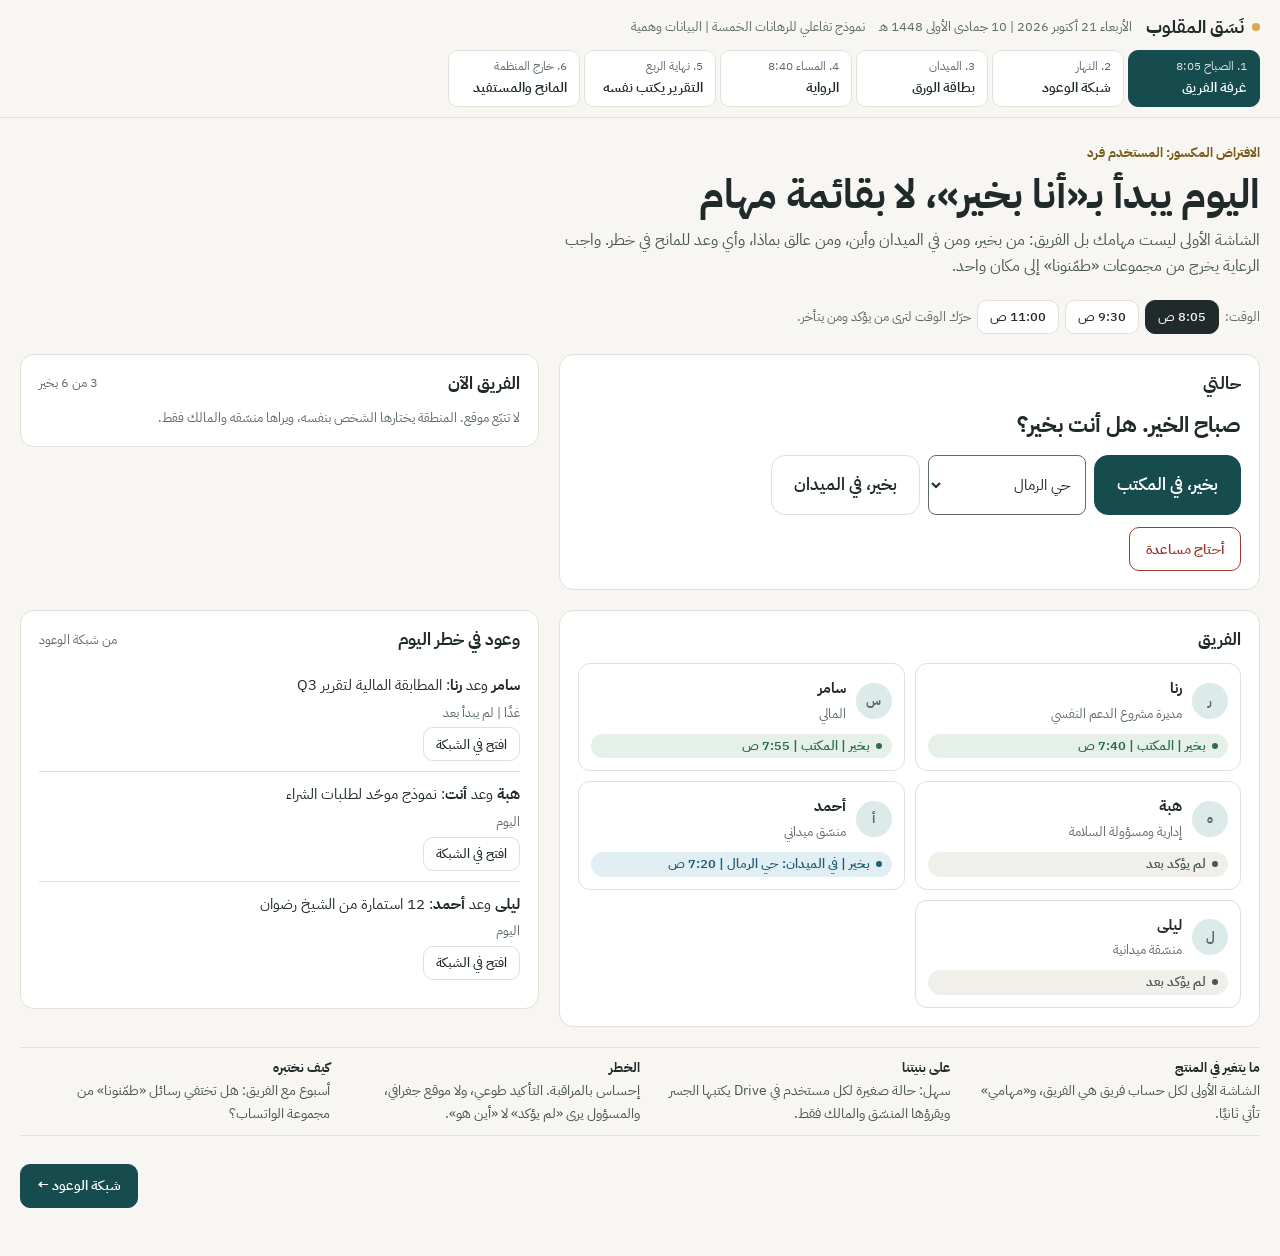
<file: design/today-2026/nasaq-inverted.html>
<!-- نَسَق (NASAQ) — Copyright (c) 2026 Mohammed S. Ellouh. All rights reserved. ملكية خاصة: يُمنع النسخ أو التعديل أو إعادة النشر دون إذن كتابي. -->
<!doctype html>
<html lang="ar" dir="rtl">
<head>
<meta charset="utf-8">
<meta name="viewport" content="width=device-width, initial-scale=1, viewport-fit=cover">
<meta name="robots" content="noindex">
<title>نَسَق المقلوب</title>
<meta name="claude:viewport-fit-sides" content="cover">
<link rel="preconnect" href="https://fonts.googleapis.com"><link rel="preconnect" href="https://fonts.gstatic.com" crossorigin><link rel="stylesheet" href="https://fonts.googleapis.com/css2?family=IBM+Plex+Sans+Arabic:wght@400;500;600;700&display=swap">
<style>
/* نَسَق (NASAQ) — Copyright (c) 2026 Mohammed S. Ellouh. All rights reserved. */
/* نَسَق المقلوب: يوم الفريق من «أنا بخير» إلى تقرير المانح. هوية نَسَق (عاجي، Teal، زعفران) بنية جديدة.
   التخطيط: رأس بخط زمني للحظات اليوم والربع، ثم مشهد لكل لحظة بعمودين على الحاسوب وعمود على الجوال. */
:root{
  --bg:#F7F6F2; --surface:#FFFFFF; --surface-2:#F1EFE9; --ink:#202A2A; --ink-2:#4A5656; --ink-3:#5E6A6A; --rule:#E2E0D8;
  --teal:#174C4F; --on-teal:#FFFFFF; --teal-soft:#DCEBE9; --saffron:#D6A84F; --saffron-ink:#7A5A16;
  --ok:#2F6B4F; --ok-bg:#E5F0E9; --warn:#8A5A0E; --warn-bg:#F8EFD9; --bad:#9A3B2C; --bad-bg:#F8E6E1; --info:#1F5E77; --info-bg:#E1EEF3;
  --f:"IBM Plex Sans Arabic","Segoe UI",Tahoma,sans-serif; --mono:ui-monospace,Menlo,Consolas,monospace;
  --pen:#1E3A8A;
}
@media (prefers-color-scheme:dark){ :root:not([data-theme="light"]){
  --bg:#0C1A1B; --surface:#112426; --surface-2:#16302F; --ink:#E8EFEE; --ink-2:#BCCDCB; --ink-3:#9FB3B1; --rule:#24403F;
  --teal:#7CC4BC; --on-teal:#0C1A1B; --teal-soft:#173B3B; --saffron:#E0B865; --saffron-ink:#E9C77E;
  --ok:#8FC9A8; --ok-bg:#17302A; --warn:#E6C06A; --warn-bg:#2E2814; --bad:#F0A08B; --bad-bg:#3A231E; --info:#9AD3E6; --info-bg:#123341; --pen:#9DB8FF; color-scheme:dark }}
:root[data-theme="dark"]{
  --bg:#0C1A1B; --surface:#112426; --surface-2:#16302F; --ink:#E8EFEE; --ink-2:#BCCDCB; --ink-3:#9FB3B1; --rule:#24403F;
  --teal:#7CC4BC; --on-teal:#0C1A1B; --teal-soft:#173B3B; --saffron:#E0B865; --saffron-ink:#E9C77E;
  --ok:#8FC9A8; --ok-bg:#17302A; --warn:#E6C06A; --warn-bg:#2E2814; --bad:#F0A08B; --bad-bg:#3A231E; --info:#9AD3E6; --info-bg:#123341; --pen:#9DB8FF; color-scheme:dark }
*,*::before,*::after{box-sizing:border-box}
body{background:var(--bg);color:var(--ink);font-family:var(--f);font-size:15px;line-height:1.65;padding-block:0 48px;
  padding-left:max(16px,env(safe-area-inset-left,0px));padding-right:max(16px,env(safe-area-inset-right,0px))}
body::before{content:"";position:fixed;inset:0 0 auto;height:env(safe-area-inset-top,0px);z-index:10;background:var(--bg)}
button,input,select,textarea{font:inherit;color:inherit}
:focus-visible{outline:2px solid var(--teal);outline-offset:2px}
h1,h2,h3,h4{margin:0;text-wrap:balance;line-height:1.3}
p{margin:0}
.num{font-variant-numeric:tabular-nums}
.vh{position:absolute!important;width:1px;height:1px;overflow:hidden;clip:rect(0 0 0 0);white-space:nowrap}
.wrap{max-width:1240px;margin-inline:auto}

/* الرأس: لحظات اليوم والربع */
.top{position:sticky;top:env(safe-area-inset-top,0px);z-index:20;background:color-mix(in srgb,var(--bg) 94%,transparent);backdrop-filter:blur(8px);-webkit-backdrop-filter:blur(8px);
  margin-inline:calc(-1 * max(16px,env(safe-area-inset-left,0px)));padding-inline:max(16px,env(safe-area-inset-left,0px));border-bottom:1px solid var(--rule)}
@supports not (backdrop-filter:blur(1px)){ .top{background:var(--bg)} }
.top .wrap{display:grid;grid-template-columns:minmax(0,1fr);gap:8px;padding-block:12px 10px}
.top .wrap > *{min-width:0}
.brand{display:flex;flex-wrap:wrap;align-items:baseline;gap:6px 14px}
.brand b{font-size:18px;font-weight:700;display:inline-flex;align-items:center;gap:8px}
.brand b::before{content:"";width:8px;height:8px;border-radius:50%;background:var(--saffron)}
.brand span{color:var(--ink-3);font-size:13px}
.steps{display:flex;gap:4px;overflow-x:auto;scrollbar-width:none;list-style:none;margin:0;padding:0}
.steps button{display:grid;gap:0;text-align:start;min-width:132px;border:1px solid var(--rule);background:var(--surface);border-radius:10px;padding:6px 12px;cursor:pointer;min-height:48px}
.steps button small{color:var(--ink-3);font-size:12px}
.steps button span{font-weight:600;font-size:14px}
.steps button[aria-current="step"]{background:var(--teal);border-color:var(--teal);color:var(--on-teal)}
.steps button[aria-current="step"] small{color:inherit;opacity:.85}

/* المشهد */
.scene{padding-block:24px 0;display:grid;grid-template-columns:minmax(0,1fr);gap:20px}
.claim{display:grid;gap:6px;max-width:80ch}
.claim .k{font-size:13px;color:var(--saffron-ink);font-weight:700}
.claim h1{font-size:clamp(26px,3.4vw,40px);font-weight:700}
.claim p{color:var(--ink-2);font-size:16px}
.cols{display:grid;gap:20px;align-items:start}
@media (min-width:1000px){ .cols{grid-template-columns:minmax(0,1.35fr) minmax(0,1fr)} .cols.even{grid-template-columns:1fr 1fr} }
.box{background:var(--surface);border:1px solid var(--rule);border-radius:14px;padding:18px;display:grid;gap:12px;min-width:0}
.box > h2{font-size:17px;font-weight:700;display:flex;align-items:center;gap:8px;justify-content:space-between;flex-wrap:wrap}
.box > h2 small{font-weight:400;color:var(--ink-3);font-size:13px}
.plain{padding:0;border:0;background:transparent}
.note{font-size:13px;color:var(--ink-3)}
.why{display:grid;grid-template-columns:repeat(auto-fit,minmax(min(100%,240px),1fr));gap:0;border-top:1px solid var(--rule)}
.why div{padding:10px 0;padding-inline-end:16px;border-bottom:1px solid var(--rule);font-size:13.5px;color:var(--ink-2)}
.why b{display:block;color:var(--ink);font-size:12.5px;margin-bottom:2px}

/* عناصر مشتركة */
.btn{display:inline-flex;align-items:center;justify-content:center;gap:8px;min-height:44px;padding:8px 16px;border-radius:10px;border:1px solid var(--rule);background:var(--surface);cursor:pointer;font-weight:600;font-size:14px;white-space:nowrap}
.btn:hover{border-color:var(--ink-3)}
.btn.primary{background:var(--teal);border-color:var(--teal);color:var(--on-teal)}
.btn.big{min-height:60px;font-size:17px;padding:12px 22px;border-radius:14px}
.btn.danger{border-color:var(--bad);color:var(--bad)}
.btn.sm{min-height:34px;padding:4px 12px;font-size:13px;font-weight:500}
.row{display:flex;flex-wrap:wrap;gap:8px;align-items:center}
.pill{display:inline-flex;align-items:center;gap:6px;border-radius:999px;padding:2px 10px;font-size:12.5px;font-weight:600;white-space:nowrap}
.pill.ok{background:var(--ok-bg);color:var(--ok)} .pill.warn{background:var(--warn-bg);color:var(--warn)} .pill.bad{background:var(--bad-bg);color:var(--bad)} .pill.info{background:var(--info-bg);color:var(--info)} .pill.mute{background:var(--surface-2);color:var(--ink-2)}
.pill::before{content:"";width:6px;height:6px;border-radius:50%;background:currentColor}
.chip{display:inline-flex;align-items:center;gap:4px;border:1px solid var(--rule);border-radius:999px;padding:1px 10px;font-size:12.5px;color:var(--ink-2);background:var(--surface);cursor:pointer;min-height:28px}
.chip[aria-pressed="true"]{border-color:var(--teal);color:var(--teal);font-weight:600}
.av{width:36px;height:36px;border-radius:50%;display:grid;place-items:center;background:var(--teal-soft);color:var(--teal);font-weight:700;flex:none}
select,input[type=text],textarea{border:1px solid var(--ink-3);border-radius:8px;background:var(--surface);min-height:40px;padding:6px 10px;width:100%}
textarea{min-height:90px;line-height:1.7}
label.f{display:grid;gap:4px;font-size:13px;color:var(--ink-2);font-weight:600}
.toast{position:fixed;z-index:30;inset-inline:16px;bottom:calc(16px + env(safe-area-inset-bottom,0px));margin-inline:auto;max-width:520px;background:var(--ink);color:var(--bg);border-radius:12px;padding:12px 16px;font-size:14px;box-shadow:0 12px 30px rgba(0,0,0,.25)}

/* 1) الصباح: غرفة الفريق */
.me{display:grid;gap:12px}
.me .q{font-size:22px;font-weight:700}
.team{list-style:none;margin:0;padding:0;display:grid;grid-template-columns:repeat(auto-fill,minmax(min(100%,250px),1fr));gap:10px}
.team li{border:1px solid var(--rule);border-radius:12px;padding:12px;display:grid;gap:8px;background:var(--surface)}
.team li[data-alert="true"]{border-color:var(--warn);box-shadow:inset 0 0 0 1px var(--warn)}
.team li[data-help="true"]{border-color:var(--bad);box-shadow:inset 0 0 0 1px var(--bad)}
.team .who{display:flex;gap:10px;align-items:center}
.team .who b{display:block}
.team .who span{font-size:12.5px;color:var(--ink-3)}
.clock{display:flex;gap:6px;flex-wrap:wrap}
.clock button{min-height:36px}
.clock button[aria-pressed="true"]{background:var(--ink);color:var(--bg);border-color:var(--ink)}
.risk{list-style:none;margin:0;padding:0;display:grid;gap:0}
.risk li{padding:10px 0;border-bottom:1px solid var(--rule);display:grid;gap:4px}
.risk li:last-child{border-bottom:0}

/* 2) الوعود */
.graph{width:100%;height:auto;display:block}
.plist{list-style:none;margin:0;padding:0;display:grid}
.plist li{display:grid;grid-template-columns:auto 1fr auto;gap:4px 10px;align-items:center;padding:10px 0;border-bottom:1px solid var(--rule)}
.plist .t{font-weight:600}
.plist .s{grid-column:2 / -1;font-size:12.5px;color:var(--ink-3)}
.chain{list-style:none;margin:0;padding:0;display:grid;gap:0;counter-reset:c}
.chain li{display:grid;grid-template-columns:28px 1fr;gap:10px;padding:8px 0;position:relative}
.chain li::before{counter-increment:c;content:counter(c);width:26px;height:26px;border-radius:50%;display:grid;place-items:center;font-size:12px;font-weight:700;background:var(--surface-2);color:var(--ink-2)}
.chain li[data-weak="true"]::before{background:var(--warn);color:var(--bg)}
.chain li:not(:last-child)::after{content:"";position:absolute;inset-inline-start:13px;top:36px;bottom:-6px;border-inline-start:2px dotted var(--rule)}
.legend{display:flex;flex-wrap:wrap;gap:6px 14px;font-size:12.5px;color:var(--ink-2)}
.legend i{display:inline-block;width:22px;height:0;border-top:3px solid;vertical-align:middle;margin-inline-end:6px}

/* 3) الورقة */
.paper{background:#FBF8F0;color:#1F2324;border:1px solid #D9D2BF;border-radius:6px;box-shadow:0 1px 0 #E7E0CC,0 16px 36px rgba(40,30,10,.14);padding:18px 18px 14px;position:relative;display:grid;gap:10px;max-width:560px;justify-self:center;width:100%}
.paper .fid{position:absolute;width:14px;height:14px;background:#1F2324}
.paper .fid.a{top:8px;right:8px}.paper .fid.b{top:8px;left:8px}.paper .fid.c{bottom:8px;right:8px}.paper .fid.d{bottom:8px;left:8px}
.paper header{display:flex;justify-content:space-between;align-items:baseline;gap:8px;padding-inline:20px;font-size:13px}
.paper header b{font-size:16px}
.prow{display:grid;grid-template-columns:minmax(0,1fr) auto;gap:10px;align-items:center;border-top:1px solid #DDD5C2;padding-top:8px}
.prow .pt{font-size:14px;line-height:1.45}
.prow .pt small{display:block;color:#5A5E5F;font-size:12px}
.boxes{display:flex;gap:6px;align-items:center}
.pb{width:40px;height:40px;border:1.6px solid #1F2324;background:#fff;border-radius:3px;display:grid;place-items:center;cursor:pointer;padding:0;position:relative}
.pb svg{width:30px;height:30px;overflow:visible}
.pb .lbl{position:absolute;top:-15px;font-size:10px;color:#5A5E5F}
.codes{display:flex;gap:3px;margin-inline-start:4px}
.cb{width:24px;height:28px;border:1.2px solid #1F2324;background:#fff;border-radius:2px;font-size:11px;cursor:pointer;padding:0;display:grid;place-items:end center;position:relative;color:#5A5E5F}
.cb svg{position:absolute;inset:0;width:100%;height:100%}
.paper footer{font-size:11.5px;color:#5A5E5F;padding-inline:20px;display:flex;flex-wrap:wrap;gap:4px 12px;border-top:1px dashed #CFC6B0;padding-top:8px}
.scanline{position:absolute;inset-inline:0;height:3px;background:linear-gradient(90deg,transparent,#2F8F7F,transparent);top:0;animation:scan 1.1s linear 1;pointer-events:none}
@keyframes scan{from{top:0}to{top:100%}}
.recon{list-style:none;margin:0;padding:0;display:grid}
.recon li{display:flex;gap:10px;align-items:center;justify-content:space-between;padding:8px 0;border-bottom:1px solid var(--rule);font-size:14px}

/* 4) الرواية */
.trace{list-style:none;margin:0;padding:0;display:grid}
.trace li{display:grid;grid-template-columns:62px 92px 1fr;gap:8px;padding:8px 0;border-bottom:1px solid var(--rule);font-size:13.5px;align-items:start}
.trace li[data-hl="true"]{background:color-mix(in srgb,var(--saffron) 16%,transparent);margin-inline:-8px;padding-inline:8px;border-radius:6px}
.trace .src{font-size:12px;color:var(--ink-3)}
.trace li[data-new="true"]{animation:fadein .6s ease}
@keyframes fadein{from{opacity:0;transform:translateY(-4px)}}
.story{display:grid;gap:12px}
.sent{border:1px solid var(--rule);border-radius:12px;padding:14px;display:grid;gap:8px}
.sent[data-off="true"]{opacity:.5}
.sent p{font-size:16.5px;line-height:1.9}
.sent .tags{display:flex;flex-wrap:wrap;gap:6px}
.sent .acts{display:flex;flex-wrap:wrap;gap:6px}
.approved{border:1px solid var(--ok);background:var(--ok-bg);color:var(--ok);border-radius:12px;padding:12px 14px;font-weight:600}

/* 5) الربع */
.heat{display:grid;grid-template-columns:repeat(31,minmax(0,1fr));gap:3px;direction:rtl}
.heat i{aspect-ratio:1;border-radius:3px;background:var(--surface-2);display:block}
.heat i[data-v="1"]{background:color-mix(in srgb,var(--teal) 45%,var(--surface-2))}
.heat i[data-v="2"]{background:var(--teal)}
.heat i[data-today="true"]{outline:2px solid var(--saffron);outline-offset:1px}
.heat i[data-off="true"]{background:transparent;border:1px dashed var(--rule)}
.rep{display:grid;gap:18px}
.rep section{display:grid;gap:8px;padding-bottom:16px;border-bottom:1px solid var(--rule)}
.rep h3{font-size:16px}
.rep p{font-size:15.5px;line-height:1.95}
.cite{display:inline-flex;align-items:center;gap:4px;font-size:12px;border:1px solid var(--rule);border-radius:999px;padding:0 8px;background:var(--surface-2);cursor:pointer;vertical-align:middle;min-height:24px;color:var(--ink-2)}
.flag{background:var(--warn-bg);color:var(--warn);border-radius:8px;padding:8px 10px;font-size:13px}
.srcs{list-style:none;margin:0;padding:0;display:grid;gap:6px;font-size:13.5px}
.srcs li{display:grid;grid-template-columns:110px 1fr;gap:8px;padding:6px 8px;background:var(--surface-2);border-radius:8px}
.kpis{display:grid;grid-template-columns:repeat(auto-fit,minmax(min(100%,150px),1fr));gap:10px}
.kpis div{border:1px solid var(--rule);border-radius:12px;padding:10px 12px;display:grid}
.kpis b{font-size:24px;font-variant-numeric:tabular-nums}
.kpis span{font-size:12.5px;color:var(--ink-3)}

/* 6) المانح والمستفيد */
.donor{border:1px solid var(--rule);border-radius:16px;overflow:hidden;background:var(--surface)}
.donor .dh{background:var(--teal);color:var(--on-teal);padding:14px 18px;display:grid;gap:2px}
.donor .dh small{opacity:.85}
.donor .db{padding:16px 18px;display:grid;gap:14px}
.bar{height:10px;border-radius:5px;background:var(--surface-2);overflow:hidden}
.bar i{display:block;height:100%;background:var(--teal);border-radius:5px}
.hidden-row{border:1px dashed var(--bad);border-radius:10px;padding:10px 12px;color:var(--ink-2);font-size:13.5px;background:var(--bad-bg)}
.fam{list-style:none;margin:0;padding:0;display:grid}
.fam li{display:grid;grid-template-columns:minmax(0,1fr) auto;gap:6px 10px;padding:10px 0;border-bottom:1px solid var(--rule);align-items:center}
.fam code{font-family:var(--mono);font-size:13px;direction:ltr;unicode-bidi:isolate}
.steps3{display:flex;flex-wrap:wrap;gap:4px;align-items:center;font-size:12px;color:var(--ink-3)}
.steps3 span{padding:1px 8px;border-radius:999px;border:1px solid var(--rule)}
.steps3 span[data-on="true"]{background:var(--teal-soft);color:var(--teal);border-color:transparent;font-weight:600}
@media (prefers-reduced-motion:reduce){ *{animation:none!important;transition:none!important} }

</style>
<style>:root{padding-top:env(safe-area-inset-top,0px);padding-bottom:env(safe-area-inset-bottom,0px)}body{margin:0}[hidden]{display:none!important}</style>
</head>
<body>
<div class="page" dir="rtl" lang="ar">
<header class="top"><div class="wrap">
  <div class="brand"><b>نَسَق المقلوب</b><span id="date"></span><span>نموذج تفاعلي للرهانات الخمسة | البيانات وهمية</span></div>
  <nav aria-label="لحظات اليوم والربع"><ol class="steps" id="steps"></ol></nav>
</div></header>
<main class="wrap scene" id="scene" aria-live="off"></main>
<div class="toast" id="toast" role="status" aria-live="polite" hidden></div>
</div>

<script>
/* نَسَق (NASAQ) — Copyright (c) 2026 Mohammed S. Ellouh. All rights reserved. */
'use strict';
const $ = (s, r = document) => r.querySelector(s);
const $$ = (s, r = document) => [...r.querySelectorAll(s)];
const esc = s => String(s == null ? '' : s).replace(/[&<>"']/g, c => ({'&': '&amp;', '<': '&lt;', '>': '&gt;', '"': '&quot;', "'": '&#39;'}[c]));
const M = (h, m) => h * 60 + m;
const LOC = 'ar-EG-u-nu-latn';
const fmt = n => Number(n).toLocaleString(LOC);
function t12(m){ m = ((Math.round(m) % 1440) + 1440) % 1440; let h = Math.floor(m / 60), mi = m % 60; const s = h < 12 ? 'ص' : 'م'; h = h % 12 || 12; return h + ':' + String(mi).padStart(2, '0') + ' ' + s; }
function dur(m){ m = Math.max(0, Math.round(m)); const h = Math.floor(m / 60), r = m % 60; if(!h) return r + ' د'; return h + ' س' + (r ? ' ' + r + ' د' : ''); }
const TODAY = new Date(2026, 9, 21);
const dayLbl = off => { const d = new Date(TODAY); d.setDate(d.getDate() + off); return off === 0 ? 'اليوم' : off === 1 ? 'غدًا' : d.toLocaleDateString(LOC, {weekday: 'long', day: 'numeric', month: 'long'}); };
function hijri(d){ try{ const f = new Intl.DateTimeFormat('ar-SA-u-ca-islamic-umalqura-nu-latn', {day: 'numeric', month: 'long', year: 'numeric'}); return f.resolvedOptions().calendar === 'islamic-umalqura' ? f.format(d) : ''; }catch(e){ return ''; } }
function rng(seed){ return () => { seed |= 0; seed = seed + 0x6D2B79F5 | 0; let t = Math.imul(seed ^ seed >>> 15, 1 | seed); t = t + Math.imul(t ^ t >>> 7, 61 | t) ^ t; return ((t ^ t >>> 14) >>> 0) / 4294967296; }; }
let toastT = 0;
function toast(msg){ const t = $('#toast'); t.textContent = msg; t.hidden = false; clearTimeout(toastT); toastT = setTimeout(() => { t.hidden = true; }, 4200); }

/* ---------------- النظام الواحد: الناس والوعود والآثار ---------------- */
const P = {
  me: {n: 'أنت', role: 'المالك', a: 'م'}, rana: {n: 'رنا', role: 'مديرة مشروع الدعم النفسي', a: 'ر'}, samer: {n: 'سامر', role: 'المالي', a: 'س'},
  ahmad: {n: 'أحمد', role: 'منسّق ميداني', a: 'أ'}, heba: {n: 'هبة', role: 'إدارية ومسؤولة السلامة', a: 'ه'}, layla: {n: 'ليلى', role: 'منسّقة ميدانية', a: 'ل'},
  gharas: {n: 'صندوق غِراس', role: 'مانح | الدعم النفسي', a: 'غ', ext: true}, rafd: {n: 'مؤسسة الرفد', role: 'مانح | الطرود الصحية', a: 'ف', ext: true}
};
const ZONES = ['المكتب', 'حي الرمال', 'الشيخ رضوان', 'مركز الإيواء (المدرسة)', 'المخزن'];
const ST = {
  view: 'ops', clock: 'a',
  check: {me: null, rana: {t: M(7, 40), z: 'المكتب'}, samer: {t: M(7, 55), z: 'المكتب'}, heba: null, ahmad: {t: M(7, 20), z: 'حي الرمال'}, layla: null},
  last: {heba: 'أمس 4:30 م', layla: 'أمس 6:10 م'}, stuck: {}, help: null, verified: {},
  promises: [
    {id: 'p1', from: 'ahmad', to: 'rana', t: 'أرقام المستفيدين لشهر أكتوبر', due: 1, st: 'done', proj: 'psy', note: 'سُلّمت اليوم 11:30 ص'},
    {id: 'p2', from: 'rana', to: 'me', t: 'قسم المؤشرات في مسودة تقرير Q3', due: 2, st: 'ok', proj: 'psy'},
    {id: 'p3', from: 'samer', to: 'rana', t: 'المطابقة المالية لتقرير Q3', due: 1, st: 'risk', proj: 'psy', note: 'لم يبدأ بعد'},
    {id: 'p4', from: 'me', to: 'gharas', t: 'إرسال تقرير Q3', due: 4, st: 'ok', proj: 'psy'},
    {id: 'p5', from: 'heba', to: 'me', t: 'نموذج موحّد لطلبات الشراء', due: 0, st: 'risk', proj: 'kits'},
    {id: 'p6', from: 'me', to: 'samer', t: 'موافقة صرف سلفة 1,250 ₪', due: 0, st: 'done', proj: 'kits', note: 'وافقتَ 10:05 ص'},
    {id: 'p7', from: 'layla', to: 'ahmad', t: '12 استمارة من الشيخ رضوان', due: 0, st: 'risk', proj: 'psy'},
    {id: 'p8', from: 'ahmad', to: 'heba', t: 'تسليم الاستمارات الورقية', due: 0, st: 'ok', proj: 'psy'},
    {id: 'p9', from: 'rana', to: 'ahmad', t: 'خطة زيارات الأسبوع القادم', due: 3, st: 'ok', proj: 'psy'},
    {id: 'p10', from: 'me', to: 'rafd', t: 'تقرير توزيع الدفعة 2', due: 6, st: 'ok', proj: 'kits'}
  ],
  focus: null,
  card: [
    {t: 'زيارة أسرة R-0412', z: 'مركز الإيواء | الصف 3', m: 'ok', c: null},
    {t: 'تسليم طرد صحي لأسرة R-0388', z: 'حي الرمال', m: 'ok', c: null},
    {t: 'استمارة متابعة لأسرة R-0451', z: 'مدرسة الإيواء | غرفة 12', m: 'ok', c: null},
    {t: 'جلسة دعم نفسي جماعية (أطفال)', z: 'مركز الإيواء', m: 'no', c: 1},
    {t: 'تصوير إيصالات التوزيع', z: 'المخزن', m: null, c: null},
    {t: 'تسليم الاستمارات لهبة', z: 'المكتب', m: null, c: null}
  ],
  scanned: false, scanning: false,
  sent: null, approved: false, extra: [], hl: null,
  q4: null, cite: null,
  donor: 'rafd', showHidden: false,
  fams: [['R-0388', 5, 2], ['R-0391', 7, 2], ['R-0402', 4, 1], ['R-0405', 6, 1], ['R-0412', 3, 2], ['R-0417', 8, 0], ['R-0423', 5, 0], ['R-0430', 2, 1]]
};
const CODES = ['لا كهرباء', 'طريق مغلق', 'الأسرة غير موجودة', 'نقص مواد', 'وضع أمني'];
const PROJ = {psy: 'الدعم النفسي', kits: 'الطرود الصحية'};

/* ---------------- الرأس ---------------- */
const STEPS = [['ops', 'الصباح 8:05', 'غرفة الفريق'], ['promises', 'النهار', 'شبكة الوعود'], ['paper', 'الميدان', 'بطاقة الورق'], ['story', 'المساء 8:40', 'الرواية'], ['quarter', 'نهاية الربع', 'التقرير يكتب نفسه'], ['donor', 'خارج المنظمة', 'المانح والمستفيد']];
function renderSteps(){
  $('#steps').innerHTML = STEPS.map(([k, s, l], i) => `<li><button type="button" data-step="${k}" ${ST.view === k ? 'aria-current="step"' : ''}><small>${i + 1}. ${s}</small><span>${l}</span></button></li>`).join('');
}
function go(v){ ST.view = v; renderSteps(); render(); window.scrollTo({top: 0}); const h = $('#scene h1'); if(h){ h.setAttribute('tabindex', '-1'); h.focus({preventScroll: true}); } }
const claim = (k, h, p) => `<header class="claim"><span class="k">${k}</span><h1>${h}</h1><p>${p}</p></header>`;
const why = items => `<div class="why">${items.map(([b, t]) => `<div><b>${b}</b>${t}</div>`).join('')}</div>`;

/* ================= 1) الصباح: غرفة الفريق ================= */
const CLOCKS = {a: M(8, 5), b: M(9, 30), c: M(11, 0)};
function applyClock(){
  const t = CLOCKS[ST.clock];
  if(t >= M(9, 30) && !ST.check.heba) ST.check.heba = {t: M(8, 20), z: 'المكتب'};
  if(t >= M(11, 0) && !ST.stuck.ahmad) ST.stuck.ahmad = 'طريق مغلق إلى مركز الإيواء منذ 10:40 ص';
  if(t < M(11, 0)) delete ST.stuck.ahmad;
  if(t < M(9, 30) && ST.check.heba && ST.check.heba.t === M(8, 20)) ST.check.heba = null;
}
function statusOf(k){
  const c = ST.check[k], now = CLOCKS[ST.clock];
  if(ST.help === k) return ['bad', 'يحتاج مساعدة الآن'];
  if(ST.stuck[k]) return ['warn', 'عالق: ' + ST.stuck[k]];
  if(c) return c.z === 'المكتب' ? ['ok', 'بخير | المكتب | ' + t12(c.t)] : ['info', 'بخير | في الميدان: ' + c.z + ' | ' + t12(c.t)];
  if(ST.verified[k]) return ['ok', 'تحقّق منه ' + ST.verified[k]];
  return now >= M(9, 30) ? ['warn', 'لم يؤكد بعد | آخر تأكيد ' + (ST.last[k] || '')] : ['mute', 'لم يؤكد بعد'];
}
function opsView(){
  applyClock();
  const now = CLOCKS[ST.clock];
  const me = ST.check.me;
  const meBox = ST.help === 'me' ? `<div class="me"><span class="q">أُرسل طلب المساعدة</span><p>وصل إلى هبة (مسؤولة السلامة) وإليك كمالك، مع آخر منطقة اخترتها. لا يُرسل موقعك الجغرافي.</p><div class="row"><button class="btn" data-a="unhelp" type="button">ألغِ: ضغطتُ خطأً</button></div></div>`
    : me ? `<div class="me"><span class="q">سُجّل: بخير، ${me.z === 'المكتب' ? 'في المكتب' : 'في الميدان: ' + esc(me.z)}</span><p class="note">${t12(me.t)} | يراه منسّقك والمالك فقط. يمكنك تغييره عند كل تنقّل.</p><div class="row"><button class="btn sm" data-a="recheck" type="button">غيّر حالتي</button></div></div>`
    : `<div class="me"><span class="q">صباح الخير. هل أنت بخير؟</span>
      <div class="row"><button class="btn primary big" data-a="ok-office" type="button">بخير، في المكتب</button>
      <label class="vh" for="zone">المنطقة</label><select id="zone" style="width:auto;min-height:60px">${ZONES.slice(1).map(z => `<option>${z}</option>`).join('')}</select>
      <button class="btn big" data-a="ok-field" type="button">بخير، في الميدان</button></div>
      <div><button class="btn danger" data-a="help" type="button">أحتاج مساعدة</button></div></div>`;
  const team = ['rana', 'samer', 'heba', 'ahmad', 'layla'].map(k => { const [cls, txt] = statusOf(k); const alert = cls === 'warn' && !ST.check[k] && !ST.stuck[k];
    return `<li data-alert="${alert}" data-help="${cls === 'bad'}"><div class="who"><span class="av" aria-hidden="true">${P[k].a}</span><div><b>${P[k].n}</b><span>${P[k].role}</span></div></div>
      <span class="pill ${cls}">${esc(txt)}</span>
      ${alert ? `<div class="row"><span class="note">مضت ساعة ونصف بعد بداية الدوام.</span><button class="btn sm" data-a="verify:${k}" type="button">تحقّقتُ هاتفيًا: بخير</button><button class="btn sm" data-a="ask:${k}" type="button">أرسل سؤالًا</button></div>` : ''}
      ${ST.stuck[k] ? `<div class="row"><button class="btn sm" data-a="unstick:${k}" type="button">أعِد جدولة زياراته المتأثرة</button></div>` : ''}</li>`; }).join('');
  const risks = ST.promises.filter(p => p.st === 'risk' || p.st === 'late');
  const confirmed = ['rana', 'samer', 'heba', 'ahmad', 'layla'].filter(k => ST.check[k] || ST.verified[k]).length + (me ? 1 : 0);
  return claim('الافتراض المكسور: المستخدم فرد', 'اليوم يبدأ بـ«أنا بخير»، لا بقائمة مهام', 'الشاشة الأولى ليست مهامك بل الفريق: من بخير، ومن في الميدان وأين، ومن عالق بماذا، وأي وعد للمانح في خطر. واجب الرعاية يخرج من مجموعات «طمّنونا» إلى مكان واحد.')
  + `<div class="row clock" role="group" aria-label="الوقت المحاكى"><span class="note">الوقت:</span>${Object.entries(CLOCKS).map(([k, t]) => `<button class="btn sm" type="button" data-a="clock:${k}" aria-pressed="${ST.clock === k}">${t12(t)}</button>`).join('')}<span class="note">حرّك الوقت لترى من يؤكد ومن يتأخر.</span></div>
  <div class="cols">
    <div class="box"><h2>حالتي</h2>${meBox}</div>
    <div class="box"><h2>الفريق الآن <small class="num">${confirmed} من 6 بخير</small></h2><p class="note">لا تتبّع موقع. المنطقة يختارها الشخص بنفسه، ويراها منسّقه والمالك فقط.</p></div>
  </div>
  <div class="cols">
    <div class="box"><h2>الفريق</h2><ul class="team" aria-live="polite">${team}</ul></div>
    <div class="box"><h2>وعود في خطر اليوم <small>من شبكة الوعود</small></h2><ul class="risk">${risks.map(p => `<li><span><b>${esc(P[p.from].n)}</b> وعد <b>${esc(P[p.to].n)}</b>: ${esc(p.t)}</span><span class="note">${dayLbl(p.due)}${p.note ? ' | ' + esc(p.note) : ''}</span><div><button class="btn sm" data-a="goto:promises" type="button">افتح في الشبكة</button></div></li>`).join('') || '<li class="note">لا شيء في خطر.</li>'}</ul></div>
  </div>`
  + why([['ما يتغير في المنتج', 'الشاشة الأولى لكل حساب فريق هي الفريق، و«مهامي» تأتي ثانيًا.'], ['على بنيتنا', 'سهل: حالة صغيرة لكل مستخدم في Drive يكتبها الجسر ويقرؤها المنسّق والمالك فقط.'], ['الخطر', 'إحساس بالمراقبة. التأكيد طوعي، ولا موقع جغرافي، والمسؤول يرى «لم يؤكد» لا «أين هو».'], ['كيف نختبره', 'أسبوع مع الفريق: هل تختفي رسائل «طمّنونا» من مجموعة الواتساب؟']]);
}

/* ================= 2) شبكة الوعود ================= */
const STC = {done: ['ok', 'وُفي به'], ok: ['info', 'في الطريق'], risk: ['warn', 'في خطر'], late: ['bad', 'تأخر']};
const STROKE = {done: 'var(--ok)', ok: 'var(--info)', risk: 'var(--warn)', late: 'var(--bad)'};
const NODE_POS = {me: [500, 230], rana: [300, 150], samer: [250, 330], ahmad: [500, 420], heba: [740, 330], layla: [700, 150], gharas: [140, 40], rafd: [860, 40]};
function promisesView(){
  const F = ST.focus;
  const edges = ST.promises.map(p => { const [x1, y1] = NODE_POS[p.from], [x2, y2] = NODE_POS[p.to]; const mx = (x1 + x2) / 2 + (y2 - y1) * .18, my = (y1 + y2) / 2 - (x2 - x1) * .18;
    const dim = F && p.from !== F && p.to !== F;
    return `<path d="M${x1},${y1} Q${mx.toFixed(0)},${my.toFixed(0)} ${x2},${y2}" fill="none" stroke="${STROKE[p.st]}" stroke-width="${p.st === 'risk' ? 3.5 : 2.5}" ${p.st === 'risk' ? 'stroke-dasharray="7 5"' : ''} marker-end="url(#ar-${p.st})" opacity="${dim ? .15 : .9}"/>`; }).join('');
  const nodes = Object.entries(NODE_POS).map(([k, [x, y]]) => `<g data-node="${k}" role="button" tabindex="0" aria-label="${P[k].n}: اعرض وعوده" style="cursor:pointer" opacity="${F && F !== k && !ST.promises.some(p => (p.from === F && p.to === k) || (p.to === F && p.from === k)) ? .35 : 1}">
      <circle cx="${x}" cy="${y}" r="${P[k].ext ? 26 : 30}" fill="${F === k ? 'var(--teal)' : 'var(--surface)'}" stroke="${P[k].ext ? 'var(--saffron)' : 'var(--teal)'}" stroke-width="2.5" ${P[k].ext ? 'stroke-dasharray="4 3"' : ''}/>
      <text x="${x}" y="${y + 6}" text-anchor="middle" font-size="18" font-weight="700" fill="${F === k ? 'var(--on-teal)' : 'var(--ink)'}">${P[k].a}</text>
      <text x="${x}" y="${y + (P[k].ext ? -34 : 50)}" text-anchor="middle" font-size="14" fill="var(--ink-2)">${P[k].n}</text></g>`).join('');
  const markers = Object.entries(STROKE).map(([k, c]) => `<marker id="ar-${k}" viewBox="0 0 10 10" refX="34" refY="5" markerWidth="7" markerHeight="7" orient="auto-start-reverse"><path d="M0,0 L10,5 L0,10 z" fill="${c}"/></marker>`).join('');
  const who = F || 'me';
  const owe = ST.promises.filter(p => p.from === who), owed = ST.promises.filter(p => p.to === who);
  const item = p => `<li><span class="pill ${STC[p.st][0]}">${STC[p.st][1]}</span><span class="t">${esc(p.t)}</span><span class="note num">${dayLbl(p.due)}</span>
      <span class="s">${p.from === who ? 'إلى ' + esc(P[p.to].n) : 'من ' + esc(P[p.from].n)} | ${PROJ[p.proj]}${p.note ? ' | ' + esc(p.note) : ''}</span></li>`;
  const p3 = ST.promises.find(p => p.id === 'p3'), p4 = ST.promises.find(p => p.id === 'p4');
  return claim('الافتراض المكسور: الوحدة مهمة', 'لا مهام خاصة. كل بند وعدٌ له طرفان', 'يومك هو ما وعدتَ به وما وُعدتَ به. والمنظمة كلها شبكة وعود ترى فيها أين تنقطع السلسلة قبل أن يصل التقرير إلى المانح.')
  + `<div class="cols">
    <div class="box"><h2>شبكة وعود المنظمة <small>اضغط شخصًا لترى وعوده</small></h2>
      <svg class="graph" viewBox="0 0 1000 500" role="img" aria-label="شبكة الوعود بين الفريق والمانحين"><defs>${markers}</defs>${edges}${nodes}</svg>
      <div class="legend"><span><i style="border-color:var(--ok)"></i>وُفي به</span><span><i style="border-color:var(--info)"></i>في الطريق</span><span><i style="border-color:var(--warn);border-top-style:dashed"></i>في خطر</span><span><i style="border-color:var(--bad)"></i>تأخر</span><span>الدائرة المنقّطة: مانح خارج المنظمة</span></div>
      ${F ? `<div><button class="btn sm" data-a="unfocus" type="button">اعرض الكل</button></div>` : ''}</div>
    <div class="box"><h2>سلسلة تقرير صندوق غِراس <small>يُستحق الأحد</small></h2>
      <ol class="chain">${['p1', 'p3', 'p2', 'p4'].map(id => { const p = ST.promises.find(x => x.id === id); return `<li data-weak="${p.st === 'risk'}"><div><b>${esc(P[p.from].n)} ← ${esc(P[p.to].n)}</b>: ${esc(p.t)}<br><span class="pill ${STC[p.st][0]}">${STC[p.st][1]}</span> <span class="note">${dayLbl(p.due)}${p.note ? ' | ' + esc(p.note) : ''}</span></div></li>`; }).join('')}</ol>
      ${p3.st === 'risk' ? `<div class="flag">الحلقة الضعيفة: المطابقة المالية لم تبدأ. إن تأخرت إلى السبت لا يبقى هامش لإرسال الأحد.</div>
        <div class="row"><span class="note">اسأل سامر عن موعد واقعي:</span>${[[1, 'الخميس كما هو'], [2, 'الجمعة'], [3, 'السبت']].map(([d, l]) => `<button class="btn sm" data-a="neg:${d}" type="button">${l}</button>`).join('')}</div>`
        : `<div class="${p4.st === 'risk' ? 'flag' : 'note'}">${esc(p3.note || '')}${p4.st === 'risk' ? ' | الإرسال يوم الأحد صار بلا هامش.' : ' | الإرسال يوم الأحد ممكن بهامش.'}</div>`}
    </div></div>
  <div class="cols even">
    <div class="box"><h2>${who === 'me' ? 'ما وعدتَ به' : 'ما وعد به ' + esc(P[who].n)}</h2><ul class="plist">${owe.map(item).join('') || '<li class="note">لا شيء.</li>'}</ul></div>
    <div class="box"><h2>${who === 'me' ? 'ما وُعدتَ به' : 'ما وُعد به ' + esc(P[who].n)}</h2><ul class="plist">${owed.map(item).join('') || '<li class="note">لا شيء.</li>'}</ul></div>
  </div>
  <form class="box" id="newp" onsubmit="return false"><h2>وعد جديد <small>لا يُحفظ بند بلا طرف ثانٍ</small></h2>
    <div class="cols even" style="gap:12px">
      <label class="f">أعد بـ<input type="text" id="np-t" placeholder="مثال: مراجعة خطة توزيع نوفمبر" required></label>
      <div class="cols even" style="gap:12px"><label class="f">لمن؟<select id="np-to" required><option value="">اختر</option>${Object.keys(P).filter(k => k !== 'me').map(k => `<option value="${k}">${P[k].n}</option>`).join('')}</select></label>
        <label class="f">متى؟<select id="np-d"><option value="0">اليوم</option><option value="1">غدًا</option><option value="2">${dayLbl(2)}</option><option value="4">${dayLbl(4)}</option></select></label></div>
    </div><div class="row"><button class="btn primary" data-a="newp" type="button">أضف الوعد</button><span class="note">يصل إلى الطرف الثاني ليقبله أو يفاوض على موعده.</span></div></form>`
  + why([['ما يتغير في المنتج', 'حقل «لمن» إلزامي في كل بند، والقبول والتفاوض جزء من حياة البند. «مهامي الخاصة» تصبح وعودًا لنفسك، وتبقى خاصة.'], ['على بنيتنا', 'متوسط: الوعد بند في نوشن بطرفين، والجسر يكتب في ملفَّي الطرفين.'], ['الخطر', 'ثقافة لوم. الوعد يُقبل أو يُفاوض، والشبكة تُظهر «في خطر» قبل «تأخر» لتتيح الإنقاذ.'], ['كيف نختبره', 'ربع واحد: هل تقل الحلقات المتأخرة قبل تقارير المانحين؟']]);
}

/* ================= 3) بطاقة الورق ================= */
const PEN = {ok: '<path d="M5 16 L12 23 L26 6" fill="none" stroke="var(--pen)" stroke-width="3.2" stroke-linecap="round" stroke-linejoin="round"/>',
  no: '<path d="M7 7 L24 24 M24 6 L8 23" fill="none" stroke="var(--pen)" stroke-width="3.2" stroke-linecap="round"/>',
  later: '<path d="M25 15 L6 15 M12 8 L5 15 L12 22" fill="none" stroke="var(--pen)" stroke-width="3.2" stroke-linecap="round" stroke-linejoin="round"/>'};
function paperView(){
  const rows = ST.card.map((r, i) => `<div class="prow"><div class="pt">${i + 1}. ${esc(r.t)}<small>${esc(r.z)}</small></div>
    <div class="boxes" role="group" aria-label="علامة السطر ${i + 1}">${[['ok', 'تمّ'], ['no', 'تعذّر'], ['later', 'لاحقًا']].map(([k, l]) => `<button type="button" class="pb" data-mark="${i}:${k}" aria-pressed="${r.m === k}" aria-label="${l}: ${esc(r.t)}"><span class="lbl">${l}</span>${r.m === k ? `<svg viewBox="0 0 30 30" aria-hidden="true">${PEN[k]}</svg>` : ''}</button>`).join('')}
    ${r.m === 'no' ? `<span class="codes" role="group" aria-label="سبب التعذّر">${CODES.map((c, j) => `<button type="button" class="cb" data-code="${i}:${j}" aria-pressed="${r.c === j}" aria-label="${c}" title="${c}">${'أبجده'[j]}${r.c === j ? '<svg viewBox="0 0 24 28" aria-hidden="true"><path d="M3 4 L21 24 M21 4 L3 24" stroke="var(--pen)" stroke-width="2.4" stroke-linecap="round"/></svg>' : ''}</button>`).join('')}</span>` : ''}</div></div>`).join('');
  const res = ST.scanned ? `<div class="box"><h2>ما قرأه نَسَق من الصورة</h2><ul class="recon">${ST.card.map(r => `<li><span>${esc(r.t)}</span>${r.m === 'ok' ? '<span class="pill ok">تمّ</span>' : r.m === 'no' ? `<span class="pill warn">تعذّر: ${r.c != null ? CODES[r.c] : 'بلا سبب'}</span>` : r.m === 'later' ? '<span class="pill info">لاحقًا</span>' : '<span class="pill mute">لا علامة</span>'}</li>`).join('')}</ul>
      <p class="note">تحدّث: رواية المساء، وحالة أحمد في غرفة الفريق، ووعد «تسليم الاستمارات».</p><div class="row"><button class="btn" data-a="goto:story" type="button">شاهدها في رواية المساء</button></div></div>` : '';
  return claim('الافتراض المكسور: المنتج شاشة', 'يوم المنسّق الميداني على ورقة بحجم الكف', 'في سياق انقطاع الكهرباء والشبكة، الورقة أمتن وسيط. يحمل أحمد بطاقته ويعلّم بقلمه. ومساءً يصوّرها مرة واحدة، فيقرأ نَسَق المربعات لا الخط.')
  + `<div class="cols">
    <div class="paper" id="paper" aria-label="بطاقة يوم أحمد"><i class="fid a"></i><i class="fid b"></i><i class="fid c"></i><i class="fid d"></i>
      <header><b>أحمد | الأربعاء 21 أكتوبر</b><span style="font-family:var(--mono);direction:ltr">R-1021-A</span></header>
      ${rows}
      <footer><span>علّم مربعًا واحدًا في كل سطر.</span><span>عند «تعذّر» علّم سببًا: أ لا كهرباء، ب طريق مغلق، ج الأسرة غير موجودة، د نقص مواد، هـ وضع أمني.</span></footer>
      ${ST.scanning ? '<i class="scanline" aria-hidden="true"></i>' : ''}</div>
    <div class="box"><h2>جرّبها كأنك أحمد</h2>
      <p>السطران 5 و6 بلا علامة بعد. علّمهما بالضغط على المربعات كما يعلّم القلم، ثم صوّر البطاقة.</p>
      <div class="row"><button class="btn primary big" data-a="scan" type="button" ${ST.scanning ? 'disabled' : ''}>${ST.scanned ? 'صوّرها مرة أخرى' : 'صوّر البطاقة'}</button></div>
      <p class="note">علامات الزوايا الأربع تتيح تصحيح ميل الصورة، والمربعات في مواقع ثابتة فتُقرأ على الجهاز دون خدمة خارجية ودون قراءة خط اليد. الرمز R-1021-A يربط البطاقة بصاحبها ويومها.</p></div>
  </div>${res}`
  + why([['ما يتغير في المنتج', 'زر «اطبع بطاقة يومي» لحسابات الميدان، وزر «صوّر البطاقة» يعيدها إلى النظام.'], ['على بنيتنا', 'الطباعة سهلة. قراءة المربعات من الصورة على الجهاز متوسطة الصعوبة، بلا خدمة مدفوعة.'], ['الخطر', 'الطباعة تحتاج طابعة وكهرباء في المكتب. البديل: بطاقة موحّدة تُنسخ باليد بالترتيب نفسه.'], ['كيف نختبره', 'أسبوع مع منسّقَين: كم بطاقة عادت مصوّرة ومقروءة كاملة؟']]);
}

/* ================= 4) رواية المساء ================= */
function traces(){
  const T = [
    [M(8, 12), 'نوشن', 'عدّلتَ «مسودة تقرير Q3»: قسم المؤشرات (+420 كلمة)', 'psy', 's1'],
    [M(9, 0), 'التقويم', 'اجتماع الفريق الأسبوعي، 45 د، 6 حاضرين', 'team', 's3'],
    [M(10, 5), 'المصروفات', 'وافقتَ على سلفة 1,250 ₪ لشراء طرود صحية', 'kits', 's2'],
    [M(10, 40), 'Drive', 'رُفع «كشف التوزيع | مركز الرمال.xlsx» (340 سطرًا)', 'kits', 's2'],
    [M(11, 30), 'الوعود', 'أحمد سلّم رنا «أرقام المستفيدين لشهر أكتوبر»', 'psy', 's1'],
    [M(12, 50), 'جلسة تركيز', '1 س 45 د على «مسودة تقرير Q3»', 'psy', 's1'],
    [M(14, 40), 'نوشن', 'أُغلق «اتصال بالمورّد» بملاحظة: الكمية مؤكدة 340 طردًا', 'kits', 's2'],
    [M(16, 0), 'التقويم', 'مكالمة مع ممثل صندوق غِراس، 30 د', 'psy', 's1'],
    [M(16, 45), 'Drive', 'رُفعت «صور التوزيع | الدفعة 2» (24 صورة)', 'kits', 's2']
  ];
  if(ST.scanned){ const ok = ST.card.filter(r => r.m === 'ok').length, no = ST.card.filter(r => r.m === 'no'); T.push([M(19, 10), 'بطاقة ورقية', `بطاقة أحمد: ${ok} تمّ، ${no.length} تعذّر${no.length ? ' (' + no.map(r => r.c != null ? CODES[r.c] : 'بلا سبب').join('، ') + ')' : ''}`, 'kits', 's2']); }
  return T;
}
function buildSentences(){
  const card = ST.scanned ? ST.card : null;
  const ok = card ? card.filter(r => r.m === 'ok').length : 0, no = card ? card.filter(r => r.m === 'no') : [];
  return [
    {id: 's1', on: true, proj: 'psy', share: true, ind: ['مؤشر 2.1: تقارير في موعدها'],
      text: 'تقدّمتُ في مسودة تقرير الربع الثالث: أضفتُ قسم المؤشرات وعملتُ عليها ساعة و45 دقيقة. واستلمت رنا من أحمد أرقام المستفيدين لشهر أكتوبر، وتحدثتُ نصف ساعة مع ممثل صندوق غِراس.'},
    {id: 's2', on: true, proj: 'kits', share: true, ind: ['مؤشر 1.3: أسر تستلم طرودًا صحية'],
      text: 'اعتُمدت سلفة 1,250 ₪ لشراء الطرود، وتأكدت الكمية مع المورّد (340 طردًا)، ورُفع كشف التوزيع لمركز الرمال وصور الدفعة الثانية.' + (card ? ` وفي الميدان أنجز أحمد ${ok} من ${card.length} بنود${no.length ? '، وتعذّر ' + (no.length === 1 ? 'بند واحد' : no.length + ' بنود') + ' بسبب: ' + [...new Set(no.map(r => r.c != null ? CODES[r.c] : 'سبب غير محدد'))].join(' و') : ''}.` : ''),
      warn: 'رفعُ الكشف ليس استلامًا. الأسر تُحسب «مستلمة» حين تؤكد، لا حين يُرفع الملف.'},
    {id: 's3', on: true, proj: 'team', share: false, ind: [], text: 'اجتمع الفريق اجتماعه الأسبوعي (6 حاضرين، 45 دقيقة).'}
  ];
}
function storyView(){
  if(!ST.sent) ST.sent = buildSentences();
  else { const fresh = buildSentences(); ST.sent.forEach(s => { const f = fresh.find(x => x.id === s.id); if(f && !s.edited) s.text = f.text; }); }
  const T = traces();
  const sents = [...ST.sent, ...ST.extra];
  return claim('الافتراض المكسور: تخطط ثم تنفذ', 'لا تخطيط. نَسَق يروي يومك، وأنت تصحّح', 'آثار يومك موجودة في أدوات العمل أصلًا: نوشن وDrive والمصروفات والتقويم والوعود والبطاقة الورقية. نَسَق يجمعها في ثلاثة أسطر بلغة بشرية، كل سطر موسوم بمشروعه ومؤشره. أنت تحذف أو تعدّل أو تضيف، ثم تعتمد.')
  + `<div class="cols">
    <div class="box"><h2>روايتك لليوم <small>الأربعاء 21 أكتوبر | 8:40 م</small></h2>
      ${ST.approved ? `<div class="approved" role="status">اعتُمدت الرواية. أُضيفت إلى سجل الربع الرابع، وستغذّي تقرير الربع تلقائيًا.</div>` : ''}
      <div class="story">${sents.map(s => `<article class="sent" data-off="${!s.on}">
        ${s.editing ? `<label class="vh" for="ed-${s.id}">حرّر الجملة</label><textarea id="ed-${s.id}">${esc(s.text)}</textarea>` : `<p>${esc(s.text)}</p>`}
        <div class="tags"><span class="chip" aria-hidden="true">${s.proj === 'team' ? 'الفريق' : PROJ[s.proj] || 'يدوي'}</span>${(s.ind || []).map(i => `<span class="chip" aria-hidden="true">${esc(i)}</span>`).join('')}<button class="chip" type="button" data-a="share:${s.id}" aria-pressed="${!!s.share}">${s.share ? 'تُشارك مع المانح' : 'داخلية فقط'}</button></div>
        ${s.warn ? `<div class="flag">${esc(s.warn)}</div>` : ''}
        <div class="acts">${s.editing ? `<button class="btn sm primary" type="button" data-a="save:${s.id}">احفظ</button>` : `<button class="btn sm" type="button" data-a="edit:${s.id}">حرّر</button>`}
          <button class="btn sm" type="button" data-a="toggle:${s.id}">${s.on ? 'احذفها من الرواية' : 'أعِدها'}</button>
          ${s.id.startsWith('s') ? `<button class="btn sm" type="button" data-a="from:${s.id}" aria-pressed="${ST.hl === s.id}">من أين جاءت؟</button>` : ''}</div></article>`).join('')}</div>
      <div class="row"><label class="vh" for="addx">شيء لم يُرصد</label><input type="text" id="addx" placeholder="شيء لم يُرصد؟ مثال: زرتُ مركز الإيواء وتحدثتُ مع مديره عن مكان الجلسات" style="flex:1;min-width:220px"><button class="btn" type="button" data-a="addx">أضف</button></div>
      <div class="row"><button class="btn primary big" type="button" data-a="approve" ${ST.approved ? 'disabled' : ''}>اعتمد رواية اليوم</button><span class="note">نحو 40 ثانية بدل كتابة تقرير يومي.</span></div></div>
    <div class="box"><h2>آثار اليوم <small>${T.length} أثرًا من أدوات العمل</small></h2>
      <ul class="trace">${T.map(([t, src, txt, , sid], i) => `<li data-hl="${ST.hl === sid}" ${i === 9 ? 'data-new="true"' : ''}><span class="num">${t12(t)}</span><span class="src">${src}</span><span>${esc(txt)}</span></li>`).join('')}</ul>
      ${ST.scanned ? '' : `<p class="note">لم تُصوَّر بطاقة أحمد بعد. <button class="btn sm" type="button" data-a="goto:paper">صوّرها الآن</button> وشاهد أثرها يظهر هنا.</p>`}
      <p class="note">يُرصد ما يحدث في أدوات العمل فقط. لا يُقرأ بريدك ولا واتساب ولا مكالماتك الشخصية.</p></div>
  </div>`
  + why([['ما يتغير في المنتج', 'يختفي التخطيط الصباحي الإلزامي. يبقى «الآن» لمن يريده، ويصبح المساء لحظة المنتج الأساسية.'], ['على بنيتنا', 'الآثار متاحة في الجسر اليوم. الصياغة إما قوالب محلية كهذه، أو نموذج لغوي بمفتاح المنظمة عند الطلب.'], ['الخطر', 'الرواية الآلية تبالغ أو تخطئ، فلا شيء يُحفظ قبل الاعتماد، وكل جملة تُظهر مصدرها.'], ['كيف نختبره', 'شهر على مشروع واحد: نسبة الأيام المعتمدة، ونسبة الجمل المعدّلة يدويًا.']]);
}

/* ================= 5) الربع: التقرير يكتب نفسه ================= */
function corpus(){
  const r = rng(1448), days = []; const start = new Date(2026, 6, 1);
  for(let i = 0; i < 92; i++){
    const d = new Date(start); d.setDate(d.getDate() + i);
    if(d.getDay() === 5) continue;
    const narrated = r() < .82; if(!narrated){ days.push({d, narrated: false}); continue; }
    const sessions = Math.floor(r() * 4), att = sessions ? sessions * (8 + Math.floor(r() * 8)) : 0;
    const dist = r() < .22 ? 20 + Math.floor(r() * 40) : 0, conf = dist ? Math.max(0, dist - Math.floor(r() * 7)) : 0;
    const power = r() < .2, road = r() < .09, sec = r() < .05;
    const s = [];
    if(sessions) s.push(sessions === 1 ? `نُفّذت جلسة دعم نفسي واحدة في مركز الإيواء (${att} حضورًا).` : `نُفّذت ${sessions} ${sessions === 2 ? 'جلستا' : 'جلسات'} دعم نفسي في مركز الإيواء (${att} حضورًا).`);
    if(dist) s.push(`وُزّعت طرود على ${dist} أسرة، وأكدت ${conf} منها الاستلام.`);
    if(road) s.push('تعذّرت الزيارات الميدانية لإغلاق الطريق.');
    if(power) s.push('انقطعت الكهرباء معظم النهار، فأُجّلت الجلسة المسائية.');
    if(sec) s.push('عُلّق العمل الميداني لوضع أمني، وتأكد الفريق كله أنه بخير.');
    if(!s.length) s.push('عمل مكتبي: متابعة الاستمارات وتحديث السجلات.');
    days.push({d, narrated: true, sessions, att, dist, conf, power, road, sec, s});
  }
  return days;
}
function quarterView(){
  const C = corpus(), N = C.filter(x => x.narrated);
  const sum = k => N.reduce((a, x) => a + (x[k] || 0), 0), cnt = k => N.filter(x => x[k]).length;
  const S = {sessions: sum('sessions'), att: sum('att'), dist: sum('dist'), conf: sum('conf'), power: cnt('power'), road: cnt('road'), sec: cnt('sec')};
  const daysWith = f => N.filter(f);
  const cite = (key, f, label) => { const n = daysWith(f).length; return `<button type="button" class="cite" data-cite="${key}" aria-expanded="${ST.cite === key}">من ${n} يومًا${label ? ' | ' + label : ''}</button>`; };
  const srcFor = {
    s: x => x.sessions, d: x => x.dist, c: x => x.power || x.road || x.sec, o: x => !x.sessions && !x.dist
  };
  const srcList = key => { const list = daysWith(srcFor[key]).slice(0, 6);
    return `<ul class="srcs">${list.map(x => `<li><span class="num">${x.d.toLocaleDateString(LOC, {weekday: 'short', day: 'numeric', month: 'long'})}</span><span>${esc(x.s.join(' '))}</span></li>`).join('')}<li><span></span><span class="note">و${daysWith(srcFor[key]).length - list.length} يومًا آخر في السجل.</span></li></ul>`; };
  const q4 = (() => { const out = []; const s = new Date(2026, 9, 1); for(let i = 0; i < 92; i++){ const d = new Date(s); d.setDate(d.getDate() + i); const past = d < TODAY, today = d.getTime() === TODAY.getTime();
    const v = d.getDay() === 5 ? 'off' : past ? (rng(i + 3)() < .8 ? '2' : '0') : today ? (ST.approved ? '2' : '0') : '0'; out.push([d, v, today]); } return out; })();
  return claim('الافتراض المكسور: التقرير عمل منفصل', 'تقرير الربع يكتب نفسه من روايات الأيام', 'كل جملة اعتمدتها مساءً تصبح دليلًا. في نهاية الربع يجمعها نَسَق في مسودة تقرير للمانح، وكل رقم وكل فقرة فيها يُرجعك إلى الأيام التي جاء منها. وما لا يستطيع التحقق منه يقوله صراحة.')
  + `<div class="box"><h2>سجل الربع الرابع حتى الآن <small>كل مربع يوم، والممتلئ يوم اعتُمدت روايته</small></h2>
      <div class="heat" role="img" aria-label="الربع الرابع: ${q4.filter(x => x[1] === '2').length} يومًا معتمدًا حتى الآن">${q4.map(([d, v, t]) => `<i data-v="${v === 'off' ? 0 : v}" ${v === 'off' ? 'data-off="true"' : ''} ${t ? 'data-today="true"' : ''} title="${d.toLocaleDateString(LOC, {day: 'numeric', month: 'long'})}"></i>`).join('')}</div>
      <p class="note">${ST.approved ? 'اليوم (المحاط بالزعفران) معتمد.' : 'اليوم (المحاط بالزعفران) لم يُعتمد بعد. <button class="btn sm" type="button" data-a="goto:story">اعتمد رواية اليوم</button>'}</p></div>
  <div class="cols">
    <div class="box"><h2>مسودة تقرير الربع الثالث | صندوق غِراس <small>يوليو–سبتمبر 2026 | يراجعها إنسان قبل الإرسال</small></h2>
      <div class="kpis"><div><b>${fmt(N.length)}</b><span>يومًا مرويًّا من ${C.length}</span></div><div><b>${fmt(S.sessions)}</b><span>جلسة دعم نفسي</span></div><div><b>${fmt(S.att)}</b><span>حضورًا (لا أطفالًا فريدين)</span></div><div><b>${fmt(S.conf)}</b><span>أسرة أكدت الاستلام من ${fmt(S.dist)}</span></div></div>
      <div class="rep">
        <section><h3>1. التقدّم في الفترة</h3><p>نفّذ الفريق ${fmt(S.sessions)} جلسة دعم نفسي جماعية للأطفال في مراكز الإيواء، بمجموع ${fmt(S.att)} حضورًا. ${cite('s', srcFor.s)}</p>
          <div class="flag">يحتاج تحقّقًا: هذا مجموع حضور، لا عدد أطفال فريدين. الرقم الفريد يأتي من سجل الحضور الاسمي، لا من الروايات.</div>${ST.cite === 's' ? srcList('s') : ''}</section>
        <section><h3>2. المستفيدون والاستلام</h3><p>وُزّعت طرود صحية على ${fmt(S.dist)} أسرة، وأكدت ${fmt(S.conf)} منها الاستلام بنفسها (${Math.round(S.conf / Math.max(1, S.dist) * 100)}%). نعدّ في التقرير المؤكَّد فقط. ${cite('d', srcFor.d)}</p>${ST.cite === 'd' ? srcList('d') : ''}</section>
        <section><h3>3. التحديات وما تغيّر بسببها</h3><p>انقطعت الكهرباء في ${S.power} أيام عمل فأُجّلت جلسات مسائية، وتعذّر الوصول الميداني ${S.road} أيام لإغلاق الطرق، وعُلّق العمل الميداني ${S.sec} أيام لأسباب أمنية مع تأكيد سلامة الفريق في كل مرة. ${cite('c', srcFor.c)}</p>${ST.cite === 'c' ? srcList('c') : ''}</section>
        <section><h3>4. التعديلات المقترحة للربع القادم</h3><p>نقترح نقل جلسات المساء إلى الضحى في الأيام التي يُتوقع فيها انقطاع الكهرباء، وتجهيز مخزون طرود في مركز ثانٍ يُستعمل حين يُغلق الطريق.</p>
          <div class="flag">صياغة مقترحة من نَسَق بناءً على تكرار التحديات. القرار لكم.</div></section>
      </div>
      <div class="row"><button class="btn primary" type="button" data-a="copyrep">انسخ المسودة</button><span class="note">البنية مستوحاة من نموذج 8+3 للتقارير السردية. الأسئلة الرسمية تُؤخذ من النموذج نفسه.</span></div></div>
    <div class="box"><h2>كيف تُقرأ هذه المسودة</h2>
      <p>كل فقرة تنتهي بزر «من N يومًا». اضغطه لترى جمل الأيام التي بُنيت عليها الفقرة، بتواريخها.</p>
      <p>لا يضيف نَسَق رقمًا لا أصل له في الروايات المعتمدة. وحين يختلط معنيان (حضور مقابل أطفال، أو توزيع مقابل استلام)، يضع تنبيهًا بدل أن يختار عنك.</p>
      <p class="note">البيانات هنا محاكاة لربع كامل (${C.length} يوم عمل) بمولّد ثابت، لتبيان الآلية لا النتائج.</p></div>
  </div>`
  + why([['ما يتغير في المنتج', 'التقرير الربعي ليس مهمة تبدأ قبل الموعد بأسبوع، بل ناتج جانبي لروايات الأيام.'], ['على بنيتنا', 'التجميع والأرقام محلية. الصياغة السردية بقوالب أو بنموذج لغوي بمفتاح المنظمة.'], ['الخطر', 'مسودة مقنعة تُرسل دون مراجعة. لذلك تنبيهات صريحة، ولا يُصدَّر شيء دون اعتماد بشري.'], ['كيف نختبره', 'ربع واحد على منحة واحدة: كم ساعة استغرقت المراجعة مقابل الكتابة من الصفر؟']]);
}

/* ================= 6) المانح والمستفيد ================= */
function donorView(){
  const conf = ST.fams.filter(f => f[2] === 2).length, del = ST.fams.filter(f => f[2] >= 1).length;
  const shared = (ST.sent || buildSentences()).filter(s => s.share && s.on);
  const isRafd = ST.donor === 'rafd';
  const dpage = `<div class="donor"><div class="dh"><b>${isRafd ? 'مؤسسة الرفد | الطرود الصحية' : 'صندوق غِراس | الدعم النفسي'}</b><small>صفحة حيّة للقراءة فقط | آخر تحديث: اليوم 8:41 م</small></div>
    <div class="db">${isRafd ? `<div><div class="row" style="justify-content:space-between"><b>الدفعة 2: أسر أكدت الاستلام</b><span class="num">${conf} من ${ST.fams.length}</span></div><div class="bar"><i style="width:${conf / ST.fams.length * 100}%"></i></div><p class="note">نعرض المؤكَّد من الأسرة فقط. سُلّم ${del} طردًا بحسب الموزّعين.</p></div>`
      : `<div><div class="row" style="justify-content:space-between"><b>جلسات الربع الرابع</b><span class="num">31 من 180 مخطّطة</span></div><div class="bar"><i style="width:17%"></i></div></div>`}
      <div><b>من يوم العمل (جمل اعتمدها الفريق للمشاركة)</b>${shared.filter(s => (isRafd ? s.proj === 'kits' : s.proj === 'psy')).map(s => `<p style="margin-top:6px">${esc(s.text)}</p>`).join('') || '<p class="note">لا جمل مشتركة اليوم.</p>'}</div>
      ${ST.showHidden ? `<div class="hidden-row"><b>لا يراه المانح:</b> أسماء الموظفين، ورموز الأسر، وأسباب التعذّر التفصيلية، ومناطق تحرّك الفريق، والجمل الموسومة «داخلية فقط».</div>` : ''}</div></div>`;
  return claim('الافتراض المكسور: المنتج ينتهي عند حدود المنظمة', 'المانح يرى العمل حيًّا، و«تمّت» تعني أن الأسرة أكدت', 'بدل التقرير الشهري، صفحة حيّة للقراءة يختار المالك ما يظهر فيها. ومن الجهة الأخرى، التوزيع لا ينتهي حين يضغط الموظف «تمّ»، بل حين تؤكد الأسرة بمسح رمز على الطرد أو بتوقيع على الكشف يُصوَّر.')
  + `<div class="cols even">
    <div class="box"><h2>ما يراه المانح</h2>
      <div class="row" role="group" aria-label="المانح"><button class="chip" type="button" data-a="donor:rafd" aria-pressed="${isRafd}">مؤسسة الرفد</button><button class="chip" type="button" data-a="donor:gharas" aria-pressed="${!isRafd}">صندوق غِراس</button>
        <button class="chip" type="button" data-a="hidden" aria-pressed="${ST.showHidden}">اكشف ما لا يراه</button></div>${dpage}</div>
    <div class="box"><h2>تأكيد الاستلام | الدفعة 2، مركز الرمال <small class="num">${conf} من ${ST.fams.length} مؤكدة</small></h2>
      <ul class="fam">${ST.fams.map(([code, size, st], i) => `<li><div><code>${code}</code> <span class="note">${size} أفراد</span>
        <div class="steps3" aria-label="مراحل"><span data-on="${st >= 0}">مسجّلة</span><span data-on="${st >= 1}">سُلّم</span><span data-on="${st >= 2}">أكدت الأسرة</span></div></div>
        <div>${st === 0 ? `<button class="btn sm" type="button" data-a="fam:${i}">سجّل التسليم</button>` : st === 1 ? `<button class="btn sm primary" type="button" data-a="fam:${i}">امسح رمز الطرد مع الأسرة</button>` : '<span class="pill ok">مؤكَّد</span>'}</div></li>`).join('')}</ul>
      <p class="note">الأسر برموز لا بأسماء، حتى داخل الفريق في هذه الشاشة. الأسماء في سجل التسجيل المحمي فقط.</p></div>
  </div>
  <div class="flag" role="note">لا يُبنى هذا الجزء قبل سياسة لحماية بيانات المستفيدين، توافق عليها المنظمة وتُراجع مع المانحين: ما يُجمع، ومن يراه، وكم يُحفظ.</div>`
  + why([['ما يتغير في المنتج', 'تعريف «تمّت» للتوزيع يصبح تأكيد الأسرة. والمانح يقرأ صفحة بدل انتظار تقرير.'], ['على بنيتنا', 'صفحة المانح: عرض للقراءة يولّده الجسر برابط خاص. المسح: رمز QR مطبوع على الطرد. التوقيع المصوَّر بديل لمن لا هاتف معه.'], ['الخطر', 'هو الأعلى: تسريب بيانات أسر في سياق نزاع. أعداد مجمّعة فقط للمانح، ولا أسماء خارج سجل التسجيل.'], ['كيف نختبره', 'دفعة توزيع واحدة: كم من الأسر أكد فعلًا؟ وهل يقبل المانح الصفحة بديلًا عن تقرير شهري؟']]);
}

/* ---------------- العرض والأحداث ---------------- */
function render(){
  const v = ST.view;
  $('#scene').innerHTML = v === 'ops' ? opsView() : v === 'promises' ? promisesView() : v === 'paper' ? paperView() : v === 'story' ? storyView() : v === 'quarter' ? quarterView() : donorView();
  $('#scene').innerHTML += `<nav class="row" style="justify-content:space-between;margin-top:8px" aria-label="التالي والسابق">${(() => { const i = STEPS.findIndex(s => s[0] === v); return (i > 0 ? `<button class="btn" type="button" data-step="${STEPS[i - 1][0]}">→ ${STEPS[i - 1][2]}</button>` : '<span></span>') + (i < STEPS.length - 1 ? `<button class="btn primary" type="button" data-step="${STEPS[i + 1][0]}">${STEPS[i + 1][2]} ←</button>` : ''); })()}</nav>`;
}
function onClick(e){
  const st = e.target.closest('[data-step]'); if(st){ go(st.dataset.step); return; }
  const node = e.target.closest('[data-node]'); if(node){ ST.focus = ST.focus === node.dataset.node ? null : node.dataset.node; render(); return; }
  const mk = e.target.closest('[data-mark]'); if(mk){ const [i, k] = mk.dataset.mark.split(':'); const r = ST.card[+i]; r.m = r.m === k ? null : k; if(r.m !== 'no') r.c = null; ST.scanned = false; render(); const again = $(`[data-mark="${i}:${k}"]`); if(again) again.focus(); return; }
  const cb = e.target.closest('[data-code]'); if(cb){ const [i, j] = cb.dataset.code.split(':').map(Number); ST.card[i].c = ST.card[i].c === j ? null : j; ST.scanned = false; render(); const again = $(`[data-code="${i}:${j}"]`); if(again) again.focus(); return; }
  const ci = e.target.closest('[data-cite]'); if(ci){ ST.cite = ST.cite === ci.dataset.cite ? null : ci.dataset.cite; render(); const again = $(`[data-cite="${ci.dataset.cite}"]`); if(again) again.focus(); return; }
  const b = e.target.closest('[data-a]'); if(!b) return;
  const [a, x] = b.dataset.a.split(':');
  const keep = b.dataset.a;
  switch(a){
    case 'clock': ST.clock = x; break;
    case 'ok-office': ST.check.me = {t: CLOCKS[ST.clock], z: 'المكتب'}; toast('سُجّلت: بخير في المكتب'); break;
    case 'ok-field': ST.check.me = {t: CLOCKS[ST.clock], z: $('#zone').value}; toast('سُجّلت: بخير في الميدان | ' + $('#zone').value); break;
    case 'help': ST.help = 'me'; toast('أُرسل طلب المساعدة إلى هبة وإليك'); break;
    case 'unhelp': ST.help = null; break;
    case 'recheck': ST.check.me = null; break;
    case 'verify': ST.verified[x] = t12(CLOCKS[ST.clock]) + ' هاتفيًا'; toast(P[x].n + ': سُجّل أنك تحقّقت هاتفيًا'); break;
    case 'ask': toast('أُرسل إلى ' + P[x].n + ': «صباح الخير، طمّنّا عنك»'); break;
    case 'unstick': toast('اقتراح: نقل زيارتي مركز الإيواء إلى الغد، وإبلاغ رنا. لا شيء يتغير دون موافقة أحمد'); break;
    case 'goto': go(x); return;
    case 'unfocus': ST.focus = null; break;
    case 'neg': { const p3 = ST.promises.find(p => p.id === 'p3'), p4 = ST.promises.find(p => p.id === 'p4'); const d = +x;
      p3.due = d; p3.st = 'ok'; p3.note = 'سامر قبِل: ' + dayLbl(d); p4.st = d >= 3 ? 'risk' : 'ok'; p4.note = d >= 3 ? 'بلا هامش بعد تأجيل المطابقة' : ''; toast(d >= 3 ? 'المطابقة يوم السبت: صار إرسال الأحد بلا هامش' : 'اتُّفق مع سامر. الإرسال يوم الأحد بهامش'); break; }
    case 'newp': { const t = $('#np-t').value.trim(), to = $('#np-to').value, d = +$('#np-d').value;
      if(!t || !to){ toast(!t ? 'اكتب ما تعِد به' : 'لا يُحفظ وعد بلا طرف ثانٍ: اختر لمن'); return; }
      ST.promises.push({id: 'n' + Date.now(), from: 'me', to, t, due: d, st: 'ok', proj: P[to].ext && to === 'rafd' ? 'kits' : 'psy', note: 'بانتظار قبول ' + P[to].n}); toast('أُرسل الوعد إلى ' + P[to].n + ' ليقبله أو يفاوض عليه'); break; }
    case 'scan': ST.scanning = true; render(); setTimeout(() => { ST.scanning = false; ST.scanned = true;
        const p8 = ST.promises.find(p => p.id === 'p8'); if(ST.card[5].m === 'ok'){ p8.st = 'done'; p8.note = 'من البطاقة الورقية'; }
        const blocked = ST.card.find(r => r.m === 'no' && r.c === 1); if(blocked) ST.stuck.ahmad = 'طريق مغلق (من بطاقته)';
        render(); toast('قُرئت البطاقة: تحدّثت الرواية والوعود وغرفة الفريق'); }, 1150); return;
    case 'edit': { const s = [...ST.sent, ...ST.extra].find(q => q.id === x); s.editing = true; render(); const t = $('#ed-' + x); if(t) t.focus(); return; }
    case 'save': { const s = [...ST.sent, ...ST.extra].find(q => q.id === x); s.text = $('#ed-' + x).value; s.editing = false; s.edited = true; ST.approved = false; break; }
    case 'toggle': { const s = [...ST.sent, ...ST.extra].find(q => q.id === x); s.on = !s.on; ST.approved = false; break; }
    case 'share': { const s = [...ST.sent, ...ST.extra].find(q => q.id === x); s.share = !s.share; break; }
    case 'from': ST.hl = ST.hl === x ? null : x; break;
    case 'addx': { const v = $('#addx').value.trim(); if(!v){ toast('اكتب ما لم يُرصد'); return; } ST.extra.push({id: 'x' + Date.now(), on: true, proj: 'manual', share: false, ind: ['أضفتَها بنفسك'], text: v}); ST.approved = false; break; }
    case 'approve': ST.approved = true; toast('اعتُمدت رواية اليوم وأُضيفت إلى سجل الربع'); break;
    case 'copyrep': { const txt = $$('.rep section').map(s => s.querySelector('h3').textContent + '\n' + s.querySelector('p').textContent.replace(/من \d+ يومًا.*$/, '').trim()).join('\n\n');
      try{ navigator.clipboard.writeText(txt).then(() => toast('نُسخت المسودة'), () => toast('تعذّر النسخ. حدّد النص يدويًا')); }catch(err){ toast('تعذّر النسخ. حدّد النص يدويًا'); } return; }
    case 'donor': ST.donor = x; break;
    case 'hidden': ST.showHidden = !ST.showHidden; break;
    case 'fam': { const f = ST.fams[+x]; f[2] = Math.min(2, f[2] + 1); toast(f[2] === 2 ? 'أكدت الأسرة ' + f[0] + ' الاستلام. تحدّثت صفحة المانح' : 'سُجّل التسليم. يبقى تأكيد الأسرة'); break; }
  }
  render();
  const again = document.querySelector(`[data-a="${CSS.escape(keep)}"]`); if(again && !again.disabled) again.focus({preventScroll: true});
}
function init(){
  const h = hijri(TODAY); $('#date').textContent = 'الأربعاء 21 أكتوبر 2026' + (h ? ' | ' + h : '');
  renderSteps(); render();
  document.addEventListener('click', onClick);
  document.addEventListener('keydown', e => { const n = e.target.closest && e.target.closest('[data-node]'); if(n && (e.key === 'Enter' || e.key === ' ')){ e.preventDefault(); ST.focus = ST.focus === n.dataset.node ? null : n.dataset.node; render(); const again = $(`[data-node="${n.dataset.node}"]`); if(again) again.focus(); } });
}
document.readyState === 'loading' ? document.addEventListener('DOMContentLoaded', init) : init();

</script>
</body>
</html>
</file>
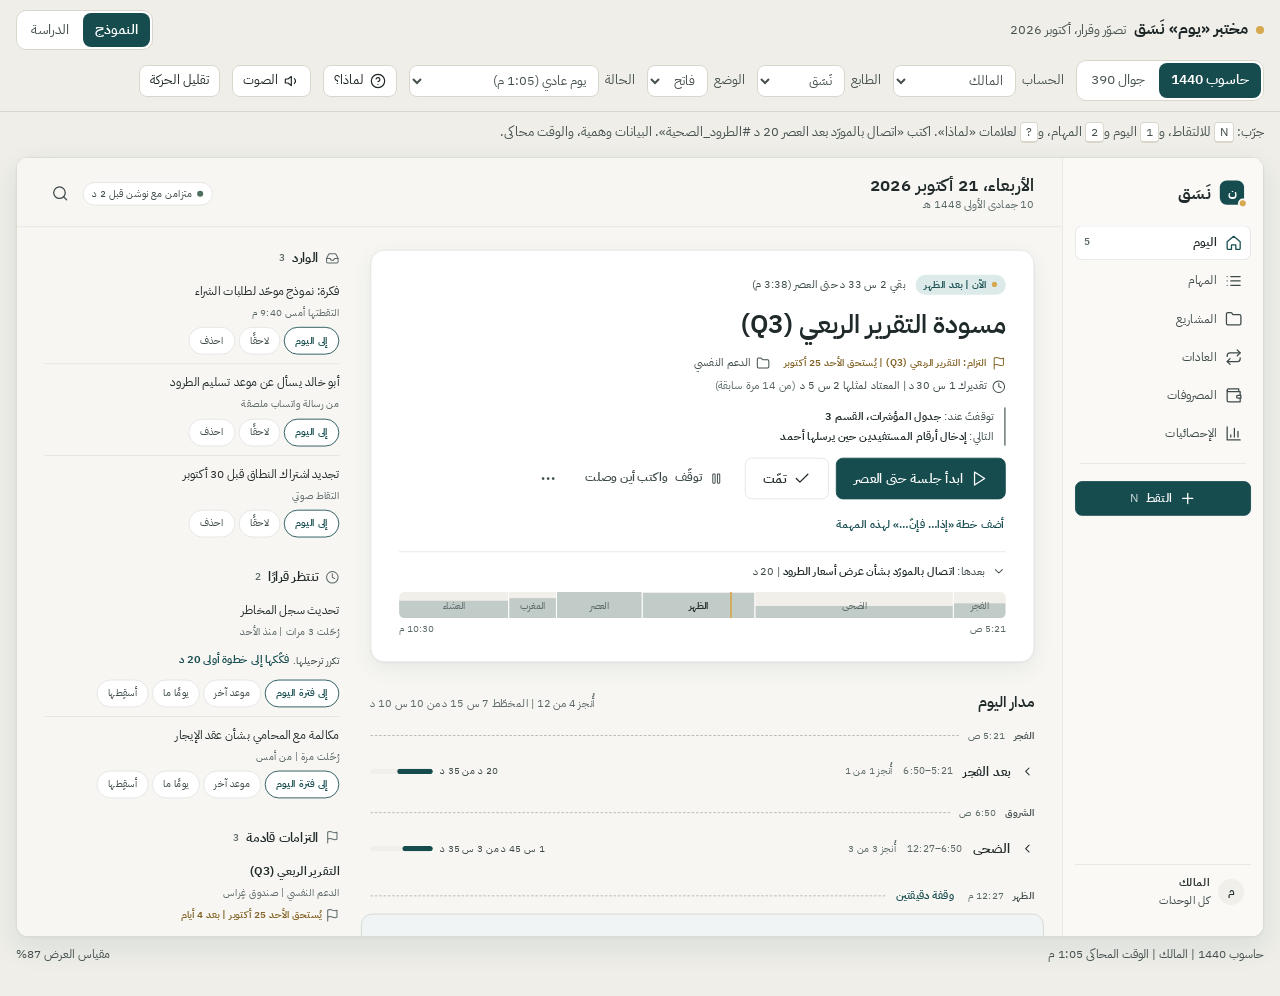
<file: design/today-2026/nasaq-today-lab.html>
<!-- نَسَق (NASAQ) — Copyright (c) 2026 Mohammed S. Ellouh. All rights reserved. ملكية خاصة: يُمنع النسخ أو التعديل أو إعادة النشر دون إذن كتابي. -->
<!doctype html>
<html lang="ar" dir="rtl">
<head>
<meta charset="utf-8">
<meta name="viewport" content="width=device-width, initial-scale=1, viewport-fit=cover">
<meta name="robots" content="noindex">
<title>مختبر يوم نَسَق</title>
<meta name="claude:viewport-fit-sides" content="cover">
<link rel="preconnect" href="https://fonts.googleapis.com"><link rel="preconnect" href="https://fonts.gstatic.com" crossorigin><link rel="stylesheet" href="https://fonts.googleapis.com/css2?family=IBM+Plex+Sans+Arabic:wght@400;500;600;700&family=Amiri:wght@400;700&family=Alexandria:wght@500;600;700;800&family=Readex+Pro:wght@400;500;600&display=swap">
<style>
/* نَسَق (NASAQ) — Copyright (c) 2026 Mohammed S. Ellouh. All rights reserved. */
/* المختبر: إطار الصفحة (يتبع ثيم المشاهد) + التطبيق داخل جهاز (يتبع الطابع المختار في النموذج).
   التخطيط: شريط تحكّم لاصق، ثم مسرح يحمل جهازًا بعرضه الحقيقي مصغّرًا ليناسب، أو الدراسة بعمود قراءة وفهرس. */
:root{
  --c-bg:#EFEEE9; --c-surface:#FFFFFF; --c-text:#1D2626; --c-text-2:#46514F; --c-border:#D9D6CC;
  --c-ink:#174C4F; --c-on-ink:#FFFFFF; --c-saffron:#B98A2E; --c-saffron-dot:#D6A84F; --c-focus:#2F6F6B;
  --c-font:"IBM Plex Sans Arabic","Segoe UI",Tahoma,sans-serif;
  --c-shadow:0 1px 2px rgba(23,76,79,.06),0 12px 32px rgba(23,76,79,.10);
}
@media (prefers-color-scheme:dark){ :root:not([data-theme="light"]){
  --c-bg:#0C1213; --c-surface:#131B1C; --c-text:#E5ECEB; --c-text-2:#A8B6B4; --c-border:#253032;
  --c-ink:#7CC4BC; --c-on-ink:#0C1213; --c-saffron:#E0B865; --c-saffron-dot:#E0B865; --c-focus:#7CC4BC;
  --c-shadow:0 1px 2px rgba(0,0,0,.4),0 14px 36px rgba(0,0,0,.45); color-scheme:dark }}
:root[data-theme="dark"]{
  --c-bg:#0C1213; --c-surface:#131B1C; --c-text:#E5ECEB; --c-text-2:#A8B6B4; --c-border:#253032;
  --c-ink:#7CC4BC; --c-on-ink:#0C1213; --c-saffron:#E0B865; --c-saffron-dot:#E0B865; --c-focus:#7CC4BC;
  --c-shadow:0 1px 2px rgba(0,0,0,.4),0 14px 36px rgba(0,0,0,.45); color-scheme:dark }

*,*::before,*::after{box-sizing:border-box}
html{-webkit-text-size-adjust:100%}
body{background:var(--c-bg);color:var(--c-text);font-family:var(--c-font);font-size:14px;line-height:1.6;
  padding-left:max(16px,env(safe-area-inset-left,0px));padding-right:max(16px,env(safe-area-inset-right,0px));padding-block:0 32px}
body::before{content:"";position:fixed;inset:0 0 auto;height:env(safe-area-inset-top,0px);z-index:10;background:var(--c-bg)}
button,input,select,textarea{font:inherit;color:inherit}
:focus-visible{outline:2px solid var(--c-focus);outline-offset:2px}
.vh{position:absolute!important;width:1px;height:1px;overflow:hidden;clip:rect(0 0 0 0);white-space:nowrap}
.lab-ic{width:16px;height:16px;flex:none;stroke:currentColor;fill:none;stroke-width:1.75;stroke-linecap:round;stroke-linejoin:round}

/* ---------- شريط التحكّم ---------- */
.bar{position:sticky;top:env(safe-area-inset-top,0px);z-index:20;margin-inline:calc(-1 * max(16px,env(safe-area-inset-left,0px)));
  padding-inline:max(16px,env(safe-area-inset-left,0px));padding-block:10px;background:color-mix(in srgb,var(--c-bg) 92%,transparent);
  backdrop-filter:blur(10px);-webkit-backdrop-filter:blur(10px);border-bottom:1px solid var(--c-border)}
@supports not (backdrop-filter:blur(1px)){ .bar{background:var(--c-bg)} }
.bar-in{display:flex;flex-wrap:wrap;align-items:center;gap:10px 16px;max-width:1500px;margin-inline:auto}
.lab-brand{display:flex;align-items:center;gap:8px;font-weight:700;font-size:16px;margin-inline-end:auto;white-space:nowrap}
.lab-brand .dot{width:8px;height:8px;border-radius:50%;background:var(--c-saffron-dot)}
.lab-brand small{font-weight:400;color:var(--c-text-2);font-size:13px}
.seg{display:inline-flex;border:1px solid var(--c-border);border-radius:10px;padding:2px;background:var(--c-surface);gap:2px}
.seg button{border:0;background:transparent;border-radius:8px;padding:6px 12px;min-height:32px;cursor:pointer;color:var(--c-text-2);white-space:nowrap}
.seg button[aria-pressed="true"]{background:var(--c-ink);color:var(--c-on-ink);font-weight:600}
.ctl{display:flex;flex-wrap:wrap;align-items:center;gap:8px 12px}
.ctl label{display:inline-flex;align-items:center;gap:6px;font-size:13px;color:var(--c-text-2)}
.ctl select{border:1px solid var(--c-border);background:var(--c-surface);border-radius:8px;min-height:32px;padding:4px 8px;max-width:190px}
.tbtn{display:inline-flex;align-items:center;gap:6px;border:1px solid var(--c-border);background:var(--c-surface);border-radius:8px;min-height:32px;padding:4px 10px;cursor:pointer;font-size:13px}
.tbtn[aria-pressed="true"]{border-color:var(--c-ink);color:var(--c-ink);font-weight:600;box-shadow:inset 0 0 0 1px var(--c-ink)}
.ctl-more{display:contents}
.ctl-more>summary{display:none}
@media (max-width:760px){
  .ctl-more{display:block;width:100%}
  .ctl-more>summary{display:flex;align-items:center;gap:6px;cursor:pointer;min-height:36px;color:var(--c-text-2);font-size:13px;list-style:none}
  .ctl-more>summary::-webkit-details-marker{display:none}
  .ctl-more[open]>.ctl{padding-block:8px 4px}
  .ctl label{flex:1 1 44%}
  .ctl select{max-width:none;width:100%}
}
.hint{max-width:1500px;margin:10px auto 0;color:var(--c-text-2);font-size:13px}
.hint kbd{font-family:inherit;border:1px solid var(--c-border);border-bottom-width:2px;border-radius:4px;padding:0 5px;background:var(--c-surface);font-size:12px}

/* ---------- المسرح والجهاز ---------- */
.stage-wrap{max-width:1500px;margin:14px auto 0}
.stage{position:relative;width:100%}
.device{position:absolute;top:0;inset-inline-start:0;transform-origin:top right;border-radius:14px;overflow:hidden;
  box-shadow:var(--c-shadow);border:1px solid var(--c-border);background:var(--c-surface)}
.device[data-device="desktop"]{width:1440px;height:900px}
.device[data-device="mobile"]{box-sizing:content-box;width:390px;height:844px;border-radius:44px;border:10px solid #111615}
.stage-cap{display:flex;justify-content:space-between;gap:12px;color:var(--c-text-2);font-size:12px;margin-top:8px;flex-wrap:wrap}

/* ---------- لوحة «لماذا» ---------- */
.why-drawer{position:fixed;z-index:40;inset-block:calc(env(safe-area-inset-top,0px) + 64px) 16px;inset-inline-end:max(16px,env(safe-area-inset-left,0px));width:min(380px,calc(100% - 32px));
  background:var(--c-surface);border:1px solid var(--c-border);border-radius:14px;box-shadow:var(--c-shadow);display:flex;flex-direction:column;overflow:hidden}
.why-drawer header{display:flex;align-items:center;justify-content:space-between;padding:14px 16px;border-bottom:1px solid var(--c-border)}
.why-drawer h2{margin:0;font-size:16px}
.why-list{overflow:auto;padding:8px 16px 16px;overscroll-behavior:contain}
.why-item{padding:12px 0;border-bottom:1px solid var(--c-border)}
.why-item[data-on="true"]{background:color-mix(in srgb,var(--c-saffron-dot) 14%,transparent);margin-inline:-16px;padding-inline:16px}
.why-item h3{margin:0 0 4px;font-size:14px;display:flex;gap:8px;align-items:baseline}
.why-item h3 b{font-variant-numeric:tabular-nums;color:var(--c-saffron);min-width:18px}
.why-item p{margin:0 0 6px;color:var(--c-text);font-size:13px}
.why-item .src{font-size:12px;color:var(--c-text-2)}
.grade{display:inline-block;border:1px solid var(--c-border);border-radius:6px;padding:0 6px;font-size:12px;margin-inline-start:4px;white-space:nowrap}
.icon-btn{display:inline-grid;place-items:center;width:36px;height:36px;border-radius:8px;border:1px solid transparent;background:transparent;cursor:pointer;color:inherit}
.icon-btn:hover{border-color:var(--c-border)}
@media (max-width:760px){ .why-drawer{inset-block:auto 0;inset-inline:0;width:auto;max-height:70vh;border-radius:16px 16px 0 0;padding-bottom:env(safe-area-inset-bottom,0px)} }

/* ---------- الدراسة ---------- */
.study{display:grid;grid-template-columns:minmax(0,1fr);gap:32px;max-width:1240px;margin:20px auto 0}
@media (min-width:1080px){ .study{grid-template-columns:260px minmax(0,1fr)} }
.toc{position:sticky;top:calc(env(safe-area-inset-top,0px) + 76px);align-self:start;max-height:calc(100vh - 100px);overflow:auto;font-size:13px;padding-inline-end:8px}
.toc a{display:block;color:var(--c-text-2);text-decoration:none;padding:5px 0;border-bottom:1px solid var(--c-border)}
.toc a:hover{color:var(--c-ink)}
@media (max-width:1079px){ .toc{position:static;max-height:none;columns:2;column-gap:24px} .toc a{break-inside:avoid} }
@media (max-width:560px){ .toc{columns:1} }
.doc{min-width:0;background:var(--c-surface);border:1px solid var(--c-border);border-radius:14px;padding:clamp(18px,4vw,44px)}
.doc h1{font-size:clamp(24px,3.4vw,34px);line-height:1.3;margin:0 0 12px;text-wrap:balance}
.doc h2{font-size:22px;margin:40px 0 12px;padding-top:16px;border-top:1px solid var(--c-border);text-wrap:balance;scroll-margin-top:90px}
.doc h3{font-size:17px;margin:28px 0 8px;scroll-margin-top:90px}
.doc p,.doc li{max-width:78ch;line-height:1.85}
.doc ul,.doc ol{padding-inline-start:22px}
.doc li{margin-block:4px}
.doc a{color:var(--c-ink)}
.doc code{font-family:ui-monospace,Menlo,Consolas,monospace;font-size:12.5px;background:color-mix(in srgb,var(--c-ink) 8%,transparent);padding:1px 5px;border-radius:4px;direction:ltr;unicode-bidi:isolate}
.doc blockquote{margin:12px 0;padding:8px 14px;border-inline-start:3px solid var(--c-saffron-dot);color:var(--c-text-2)}
.tbl{overflow-x:auto;margin:12px 0 18px;border:1px solid var(--c-border);border-radius:10px}
.tbl table{border-collapse:collapse;width:100%;font-size:13px;min-width:560px}
.tbl th,.tbl td{text-align:start;vertical-align:top;padding:8px 10px;border-bottom:1px solid var(--c-border);line-height:1.7}
.tbl th{background:color-mix(in srgb,var(--c-ink) 7%,var(--c-surface));font-weight:600;position:sticky;top:0}
.tbl tr:last-child td{border-bottom:0}

/* ---------- التطبيق: رموز الطوابع (القيم من themes/*.css في المستودع) ---------- */
.app{
  --bg:#F7F6F2; --surface-1:#FFFFFF; --surface-2:#FAF9F6; --surface-3:#F1EFE9;
  --text-1:#202A2A; --text-2:#3E4A4A; --text-3:#5B6868; --border:#E4E4E4; --border-strong:#7F8A8A;
  --primary:#174C4F; --on-primary:#FFFFFF; --primary-hover:#2F6F6B; --primary-text:#174C4F;
  --accent:#D6A84F; --on-accent:#202A2A; --focus-ring:#2F6F6B;
  --success:#4F6E5D; --success-bg:#EAF1EC; --warning:#846428; --warning-bg:#F8F1E2; --danger:#93563F; --danger-bg:#F8ECE8; --info:#174C4F; --info-bg:#DCEBE9;
  --font-body:"IBM Plex Sans Arabic","Segoe UI",Tahoma,sans-serif; --font-head:"IBM Plex Sans Arabic","Segoe UI",Tahoma,sans-serif; --head-w:600; --head-scale:1;
  --r-sm:6px; --r-md:8px; --r-lg:12px; --r-xl:16px;
  --elev-1:0 1px 2px rgba(23,76,79,.05); --elev-2:0 1px 2px rgba(23,76,79,.05),0 8px 24px rgba(23,76,79,.07); --elev-3:0 2px 4px rgba(23,76,79,.06),0 16px 40px rgba(23,76,79,.14);
  --overlay:rgba(23,76,79,.28); --motion-scale:1;
  --period-current:color-mix(in srgb,var(--primary) 6%,var(--surface-1));
  --cap-fill:var(--primary); --cap-over:var(--warning);
  --dur-1:110ms; --dur-2:180ms; --dur-3:280ms; --dur-4:420ms;
  --ease-out:cubic-bezier(.16,1,.3,1); --ease-std:cubic-bezier(.4,0,.2,1);
  color-scheme:light;
}
.app[data-mode="dark"]{
  --bg:#0C1A1B; --surface-1:#112426; --surface-2:#152C2E; --surface-3:#1A3334;
  --text-1:#E8EFEE; --text-2:#BCCDCB; --text-3:#8EA5A3; --border:#22393B; --border-strong:#5E7C7A;
  --primary:#7CC4BC; --on-primary:#0C1A1B; --primary-hover:#9FD4CD; --primary-text:#7CC4BC;
  --accent:#E0B865; --on-accent:#0C1A1B; --focus-ring:#7CC4BC;
  --success:#8FC1A5; --success-bg:#17302A; --warning:#E0B865; --warning-bg:#2E2814; --danger:#E6A08B; --danger-bg:#3A231E; --info:#A9DCD6; --info-bg:#173B3B;
  --elev-1:0 1px 2px rgba(0,0,0,.3); --elev-2:0 1px 2px rgba(0,0,0,.3),0 10px 26px rgba(0,0,0,.4); --elev-3:0 2px 6px rgba(0,0,0,.4),0 18px 44px rgba(0,0,0,.5);
  --overlay:rgba(0,0,0,.6); --period-current:color-mix(in srgb,var(--primary) 10%,var(--surface-1)); color-scheme:dark;
}
.app[data-palette="classic"]{
  --bg:#F5F0E3; --surface-1:#FBF8EF; --surface-2:#F0EADB; --surface-3:#E8E0CC;
  --text-1:#1E3A6E; --text-2:#3B4A63; --text-3:#5F5B52; --border:#D6CCB4; --border-strong:#7C8AA3;
  --primary:#1E3A6E; --on-primary:#FBF8EF; --primary-hover:#16305D; --primary-text:#1E3A6E;
  --accent:#B3261E; --on-accent:#FBF8EF; --focus-ring:#1E3A6E;
  --success:#2E6B4F; --success-bg:#E3EDE3; --warning:#8A5A00; --warning-bg:#F6EBCB; --danger:#B3261E; --danger-bg:#F7E1DC; --info:#1E3A6E; --info-bg:#E3EAF5;
  --font-head:Amiri,"Traditional Arabic",serif; --head-w:700; --head-scale:1.12;
  --r-sm:2px; --r-md:4px; --r-lg:6px; --r-xl:8px; --elev-1:none; --elev-2:0 0 0 1px var(--border); --elev-3:0 0 0 1px var(--border-strong),0 12px 30px rgba(30,58,110,.12);
  --motion-scale:.6; color-scheme:light;
}
.app[data-palette="classic"][data-mode="dark"]{
  --bg:#1B1A17; --surface-1:#24221E; --surface-2:#2C2925; --surface-3:#34302B;
  --text-1:#E9E2D2; --text-2:#C8C1B2; --text-3:#B3AC9C; --border:#3A4458; --border-strong:#6E7A92;
  --primary:#8FB0E8; --on-primary:#1B1A17; --primary-hover:#A9C3EF; --primary-text:#8FB0E8;
  --accent:#F08A7E; --on-accent:#1B1A17; --focus-ring:#8FB0E8;
  --success:#86C7A5; --success-bg:#1F2E27; --warning:#E2B35C; --warning-bg:#332A17; --danger:#F08A7E; --danger-bg:#3A2320; --info:#8FB0E8; --info-bg:#232C3D;
  --elev-2:0 0 0 1px var(--border); --elev-3:0 0 0 1px var(--border-strong),0 16px 40px rgba(0,0,0,.5); --overlay:rgba(0,0,0,.6); color-scheme:dark;
}
.app[data-palette="n360"]{
  --bg:#EEF1F7; --surface-1:#FFFFFF; --surface-2:#F5F7FB; --surface-3:#E6E9F3;
  --text-1:#14162A; --text-2:#3A3F62; --text-3:#5E6485; --border:#DCE0EC; --border-strong:#7D8197;
  --primary:#00B7D4; --on-primary:#14162A; --primary-hover:#009BB5; --primary-text:#006F8C;
  --accent:#00B7D4; --on-accent:#14162A; --focus-ring:#007A99;
  --success:#06744F; --success-bg:#E4F4EE; --warning:#5A3A9E; --warning-bg:#EEE8FA; --danger:#C42B2E; --danger-bg:#FBE8E8; --info:#005F78; --info-bg:#E0F4F8;
  --font-body:"Readex Pro","Segoe UI",Tahoma,sans-serif; --font-head:Alexandria,"Readex Pro",Tahoma,sans-serif; --head-w:700;
  --r-sm:6px; --r-md:10px; --r-lg:14px; --r-xl:20px; --motion-scale:1.25;
  --elev-2:0 1px 2px rgba(20,22,42,.06),0 10px 28px rgba(20,22,42,.08); color-scheme:light;
}
.app[data-palette="n360"][data-mode="dark"]{
  --bg:#14162A; --surface-1:#1D2040; --surface-2:#22264A; --surface-3:#262A4F;
  --text-1:#EEF1F7; --text-2:#C4C9DD; --text-3:#9AA1BE; --border:#2C3058; --border-strong:#727692;
  --primary:#00B7D4; --on-primary:#14162A; --primary-hover:#33C5DD; --primary-text:#4FD3EA;
  --accent:#00B7D4; --on-accent:#14162A; --focus-ring:#00B7D4;
  --success:#34F5B5; --success-bg:#10362F; --warning:#C9B5FF; --warning-bg:#2A2350; --danger:#FF6B6E; --danger-bg:#3B1E2A; --info:#7FE3F5; --info-bg:#0F3246;
  --elev-2:0 1px 2px rgba(0,0,0,.35),0 12px 30px rgba(0,0,0,.45); --elev-3:0 0 0 1px var(--border),0 20px 50px rgba(0,0,0,.55); --overlay:rgba(5,6,18,.65);
  --period-current:color-mix(in srgb,var(--primary) 12%,var(--surface-1)); color-scheme:dark;
}
.app[data-palette="kahraman"]{
  --bg:#FCFBF7; --surface-1:#FFFFFF; --surface-2:#F6F5F0; --surface-3:#EFECE4;
  --text-1:#0F1110; --text-2:#3D413E; --text-3:#4F544F; --border:#E3E0D7; --border-strong:#686D67;
  --primary:#0F1110; --on-primary:#F4F3EE; --primary-hover:#2A2E2B; --primary-text:#0F1110;
  --accent:#855300; --on-accent:#FFFFFF; --focus-ring:#0F1110;
  --success:#17703E; --success-bg:#E5F0EA; --warning:#A0461B; --warning-bg:#F5E9E2; --danger:#B3261E; --danger-bg:#F6E4E3; --info:#2F5D8A; --info-bg:#E6EDF4;
  --font-body:"Readex Pro",system-ui,sans-serif; --font-head:Alexandria,"Readex Pro",system-ui,sans-serif; --head-w:700;
  --period-current:color-mix(in srgb,#FFB21E 12%,var(--surface-1)); color-scheme:light;
}
.app[data-palette="kahraman"][data-mode="dark"]{
  --bg:#0A0B0A; --surface-1:#121413; --surface-2:#1A1D1B; --surface-3:#232624;
  --text-1:#F4F3EE; --text-2:#C9CDC7; --text-3:#A3A8A2; --border:#2C302D; --border-strong:#8A8E87;
  --primary:#FFB21E; --on-primary:#0F1110; --primary-hover:#FFC94D; --primary-text:#FFC24D;
  --accent:#FFC24D; --on-accent:#0F1110; --focus-ring:#FFC24D;
  --success:#5FCB95; --success-bg:#16271E; --warning:#F08A5D; --warning-bg:#2C1C14; --danger:#FF8A80; --danger-bg:#2E1715; --info:#8CB4E0; --info-bg:#172230;
  --elev-2:0 1px 2px rgba(0,0,0,.4),0 12px 30px rgba(0,0,0,.5); --overlay:rgba(0,0,0,.65);
  --period-current:color-mix(in srgb,#FFB21E 10%,var(--surface-1)); color-scheme:dark;
}
.app.reduced,.app.reduced *{animation:none!important;transition:none!important}
@media (prefers-reduced-motion:reduce){ .app *{animation:none!important;transition:none!important} }

/* ---------- هيكل التطبيق ---------- */
.app{container:app/inline-size;position:relative;width:100%;height:100%;overflow:hidden;background:var(--bg);color:var(--text-1);
  font-family:var(--font-body);font-size:14px;line-height:1.6;text-align:start}
.app h1,.app h2,.app h3{font-family:var(--font-head);font-weight:var(--head-w);margin:0;line-height:1.3}
.app button{cursor:pointer}
.app :focus-visible{outline:2px solid var(--focus-ring);outline-offset:2px}
.app .ic{width:20px;height:20px;flex:none;stroke:currentColor;fill:none;stroke-width:1.75;stroke-linecap:round;stroke-linejoin:round}
.app .ic.s{width:16px;height:16px}
.num{font-variant-numeric:tabular-nums}
.shell{display:grid;grid-template-rows:minmax(0,1fr) auto;height:100%}
.col{display:grid;grid-template-rows:auto minmax(0,1fr);min-height:0}
.main{overflow:auto;overscroll-behavior:contain;min-height:0;scroll-padding-top:12px}
.side{display:none}
.skip{position:absolute;inset-inline-start:8px;top:-60px;z-index:50;background:var(--primary);color:var(--on-primary);padding:8px 12px;border-radius:var(--r-md)}
.skip:focus{top:8px}
@container app (min-width:900px){
  .shell{grid-template-rows:none;grid-template-columns:232px minmax(0,1fr)}
  .side{display:flex;flex-direction:column;gap:4px;padding:20px 14px;border-inline-end:1px solid var(--border);background:var(--surface-2);min-height:0}
  .tabs{display:none!important}
}

/* التنقل الجانبي */
.brand{display:flex;align-items:center;gap:10px;padding:4px 8px 18px;font-family:var(--font-head);font-weight:700;font-size:20px}
.brand-mark{width:28px;height:28px;border-radius:8px;background:var(--primary);display:grid;place-items:center;color:var(--on-primary);font-size:15px;position:relative}
.brand-mark::after{content:"";position:absolute;width:7px;height:7px;border-radius:50%;background:var(--accent);inset-block-end:-2px;inset-inline-start:-2px;box-shadow:0 0 0 2px var(--surface-2)}
.nav-item{display:flex;align-items:center;gap:10px;min-height:40px;padding:6px 10px;border-radius:var(--r-md);border:0;background:transparent;color:var(--text-2);text-align:start;width:100%;font-size:14px}
.nav-item:hover{background:var(--surface-3);color:var(--text-1)}
.nav-item[aria-current="page"]{background:var(--surface-1);color:var(--text-1);font-weight:600;box-shadow:inset 0 0 0 1px var(--border)}
.nav-item[aria-current="page"] .ic{color:var(--primary-text)}
.nav-item .cnt{margin-inline-start:auto;font-size:12px;color:var(--text-3)}
.side-sep{height:1px;background:var(--border);margin:10px 6px}
.side-capture{margin-top:6px}
.who{margin-top:auto;display:flex;gap:10px;align-items:center;padding:10px 8px;border-top:1px solid var(--border);font-size:13px;color:var(--text-2)}
.avatar{width:30px;height:30px;border-radius:50%;display:grid;place-items:center;background:var(--surface-3);color:var(--text-1);font-weight:600;font-size:13px;flex:none}

/* الشريط السفلي (جوال) */
.tabs{display:grid;grid-template-columns:repeat(5,1fr);align-items:end;border-top:1px solid var(--border);background:var(--surface-1);
  padding:6px 6px calc(8px + env(safe-area-inset-bottom,0px))}
.tab{display:grid;justify-items:center;gap:2px;border:0;background:transparent;color:var(--text-3);font-size:12px;min-height:48px;padding:4px 0}
.tab[aria-current="page"]{color:var(--primary-text);font-weight:600}
.tab[aria-current="page"]::before{content:"";width:5px;height:5px;border-radius:50%;background:var(--accent);margin-bottom:1px}
.tab:not([aria-current="page"])::before{content:"";height:5px;margin-bottom:1px}
.tab-cap{justify-self:center;width:56px;height:56px;border-radius:50%;border:0;background:var(--primary);color:var(--on-primary);display:grid;place-items:center;box-shadow:var(--elev-2);transform:translateY(-10px)}
.tab-cap .ic{width:26px;height:26px}

/* الترويسة */
.top{display:flex;align-items:center;gap:12px;padding:14px 18px 10px;border-bottom:1px solid var(--border);background:var(--bg)}
.top h1{font-size:calc(17px * var(--head-scale));font-weight:var(--head-w)}
.top .hij{color:var(--text-3);font-size:13px}
.top .dates{display:grid;gap:0;min-width:0}
.top .tools{margin-inline-start:auto;display:flex;align-items:center;gap:8px}
@container app (min-width:900px){ .top{padding:18px 32px 14px} .top h1{font-size:calc(20px * var(--head-scale))} }
.sync{display:inline-flex;align-items:center;gap:6px;font-size:12px;color:var(--text-2);border:1px solid var(--border);border-radius:999px;padding:3px 10px;background:var(--surface-1);white-space:nowrap}
.sync::before{content:"";width:7px;height:7px;border-radius:50%;background:var(--success)}
.sync[data-s="off"]::before{background:var(--warning)}
.sync[data-s="busy"]::before{background:var(--info);animation:pulse 1.2s infinite}
@keyframes pulse{50%{opacity:.3}}

/* الأزرار */
.btn{display:inline-flex;align-items:center;justify-content:center;gap:8px;min-height:40px;padding:8px 16px;border-radius:var(--r-md);border:1px solid var(--border);background:var(--surface-1);color:var(--text-1);font-weight:600;font-size:14px;white-space:nowrap}
.btn:hover{border-color:var(--border-strong)}
.btn.primary{background:var(--primary);border-color:var(--primary);color:var(--on-primary)}
.btn.primary:hover{background:var(--primary-hover);border-color:var(--primary-hover)}
.btn.ghost{border-color:transparent;background:transparent;color:var(--text-2)}
.btn.ghost:hover{background:var(--surface-3);color:var(--text-1)}
.btn.lg{min-height:48px;padding:10px 20px;font-size:15px}
.btn.sm{min-height:32px;padding:4px 10px;font-size:13px;font-weight:500}
.link{border:0;background:transparent;color:var(--primary-text);font-weight:600;padding:4px 2px;min-height:32px;font-size:13px}
.link:hover{text-decoration:underline}
.ib{display:inline-grid;place-items:center;width:36px;height:36px;border-radius:var(--r-md);border:0;background:transparent;color:var(--text-2)}
.ib:hover{background:var(--surface-3);color:var(--text-1)}

/* ---------- اليوم ---------- */
.today{display:grid;gap:22px;padding:16px 16px 28px}
@container app (min-width:900px){
  .today{grid-template-columns:minmax(0,1fr) 340px;gap:36px;padding:26px 32px 40px;max-width:1220px}
  .today .rail{grid-column:2;grid-row:1 / span 3}
}
.mtabs{display:flex;gap:4px;border:1px solid var(--border);background:var(--surface-2);border-radius:var(--r-lg);padding:3px}
.mtabs button{flex:1;border:0;background:transparent;border-radius:calc(var(--r-lg) - 3px);min-height:40px;color:var(--text-2);font-weight:500}
.mtabs button[aria-selected="true"]{background:var(--surface-1);color:var(--text-1);font-weight:600;box-shadow:var(--elev-1)}
@container app (min-width:900px){ .mtabs{display:none} }

/* «الآن»: العنصر المهيمن الوحيد المرفوع */
.now{position:relative;background:var(--surface-1);border:1px solid var(--border);border-radius:var(--r-xl);box-shadow:var(--elev-2);padding:20px;display:grid;gap:14px}
@container app (min-width:900px){ .now{padding:28px 32px} }
.now .eyebrow{display:flex;flex-wrap:wrap;align-items:center;gap:8px 12px;color:var(--text-2);font-size:13px}
.pill{display:inline-flex;align-items:center;gap:6px;border-radius:999px;padding:2px 10px;font-size:12px;font-weight:600;background:var(--info-bg);color:var(--info)}
.pill.now-pill::before{content:"";width:6px;height:6px;border-radius:50%;background:var(--accent)}
.now h2{font-size:calc(22px * var(--head-scale));line-height:1.35;text-wrap:balance}
@container app (min-width:900px){ .now h2{font-size:calc(30px * var(--head-scale))} }
.now .meta{display:flex;flex-wrap:wrap;gap:6px 16px;color:var(--text-2);font-size:13px}
.now .meta span{display:inline-flex;align-items:center;gap:6px}
.resume{display:grid;gap:2px;border-inline-start:2px solid var(--border-strong);padding-inline-start:12px;font-size:13px;color:var(--text-2)}
.resume b{color:var(--text-1);font-weight:600}
.actions{display:flex;flex-wrap:wrap;gap:8px;align-items:center}
.now .actions .primary{flex:0 1 auto}
@container app (max-width:899px){ .now .actions .primary{flex:1 1 100%} }
.next{display:flex;gap:8px;align-items:center;font-size:13px;color:var(--text-2);border-top:1px solid var(--border);padding-top:12px}
.next b{color:var(--text-1);font-weight:600}
.band{position:relative;display:flex;height:30px;border-radius:var(--r-sm);overflow:hidden;background:var(--surface-3);direction:rtl}
.band .bseg{position:relative;border-inline-start:1px solid var(--surface-1);display:grid;place-items:center;font-size:11px;color:var(--text-3);overflow:hidden;white-space:nowrap}
.band .bseg:first-child{border-inline-start:0}
.band .bseg .fill{position:absolute;inset:auto 0 0 0;background:color-mix(in srgb,var(--primary) 22%,transparent)}
.band .bseg span{position:relative}
.band .bseg.cur{color:var(--text-1);font-weight:600}
.band .mark{position:absolute;top:-3px;bottom:-3px;width:2px;background:var(--accent);border-radius:2px}
.band-cap{display:flex;justify-content:space-between;font-size:11px;color:var(--text-3)}
.banner{display:flex;gap:10px;align-items:flex-start;border:1px solid var(--border);border-radius:var(--r-lg);padding:12px 14px;background:var(--surface-2);font-size:13px}
.banner.warn{background:var(--warning-bg);border-color:color-mix(in srgb,var(--warning) 35%,transparent)}
.banner.warn .ic{color:var(--warning)}
.banner .grow{flex:1;display:grid;gap:4px}
.banner b{font-weight:600}

/* مدار اليوم */
.day{display:grid;gap:0}
.day-h{display:flex;align-items:baseline;justify-content:space-between;gap:12px;margin-bottom:6px}
.day-h h2{font-size:calc(17px * var(--head-scale))}
.day-h .sum{color:var(--text-3);font-size:13px}
.prayer{display:flex;align-items:center;gap:10px;color:var(--text-3);font-size:12px;padding:10px 0 6px}
.prayer::after{content:"";flex:1;border-top:1px dashed var(--border-strong);opacity:.6}
.prayer b{color:var(--text-2);font-weight:600}
.prayer .waqfa{margin-inline-start:4px}
.period{border-radius:var(--r-lg);padding:6px 10px 8px;margin-inline:-10px}
.period[data-cur="true"]{background:var(--period-current);padding-block:12px;outline:1px solid color-mix(in srgb,var(--primary) 18%,transparent)}
.ph{display:flex;align-items:center;gap:12px;min-height:40px;width:100%;border:0;background:transparent;text-align:start;padding:0;color:inherit}
.ph .nm{font-weight:600;font-size:15px;font-family:var(--font-head)}
.ph .tm{color:var(--text-3);font-size:12px}
.ph .chev{transition:transform var(--dur-2) var(--ease-std)}
.ph[aria-expanded="false"] .chev{transform:rotate(90deg)}
.ph .past-sum{color:var(--text-3);font-size:12px}
.cap{margin-inline-start:auto;display:flex;align-items:center;gap:8px;font-size:12px;color:var(--text-2);white-space:nowrap}
.meter{width:72px;height:6px;border-radius:3px;background:var(--surface-3);overflow:hidden;position:relative}
.meter i{position:absolute;inset-block:0;inset-inline-start:0;background:var(--cap-fill);border-radius:3px}
.meter[data-over="true"] i{background:var(--cap-over)}
.cap[data-over="true"]{color:var(--warning);font-weight:600}
.items{list-style:none;margin:2px 0 0;padding:0;display:grid}
.row{display:flex;align-items:center;gap:10px;min-height:var(--row-h,44px);padding:4px 0;border-bottom:1px solid color-mix(in srgb,var(--border) 70%,transparent);position:relative}
.items .row:last-child{border-bottom:0}
.chk{width:24px;height:24px;flex:none;border-radius:50%;border:1.5px solid var(--border-strong);background:transparent;display:grid;place-items:center;padding:0;position:relative}
.chk::after{content:"";position:absolute;inset:-11px}
.chk svg{width:14px;height:14px;opacity:0}
.chk[aria-checked="true"]{background:var(--primary);border-color:var(--primary);color:var(--on-primary)}
.chk[aria-checked="true"] svg{opacity:1}
.row.done .rt{color:var(--text-3);text-decoration:line-through;text-decoration-color:var(--border-strong)}
.row.just .chk{animation:pop calc(var(--dur-4) * var(--motion-scale)) var(--ease-out)}
@keyframes pop{0%{box-shadow:0 0 0 0 color-mix(in srgb,var(--accent) 70%,transparent);transform:scale(.85)}60%{transform:scale(1.08)}100%{box-shadow:0 0 0 12px transparent;transform:none}}
.rb{flex:1;min-width:0;display:grid}
.rt{font-size:14px;line-height:1.45;overflow-wrap:anywhere}
.rs{font-size:12px;color:var(--text-3);display:flex;flex-wrap:wrap;gap:2px 10px}
.rs span{display:inline-flex;align-items:center;gap:4px}
.badge{display:inline-flex;align-items:center;gap:4px;font-size:12px;border-radius:999px;padding:1px 8px;background:var(--surface-3);color:var(--text-2);white-space:nowrap}
.badge.commit{background:var(--warning-bg);color:var(--warning)}
.badge.ask{background:var(--info-bg);color:var(--info)}
.badge.habit{background:var(--success-bg);color:var(--success)}
.badge.now{background:var(--primary);color:var(--on-primary)}
.row.meet .rt{font-weight:600}
.timebox{font-size:12px;color:var(--text-2);min-width:62px;text-align:center;border:1px solid var(--border);border-radius:var(--r-sm);padding:2px 4px;background:var(--surface-1)}
.row .more{opacity:0;transition:opacity var(--dur-1)}
.row:hover .more,.row:focus-within .more{opacity:1}
@container app (max-width:899px){ .row .more{opacity:1} .row{min-height:48px} }
.add{display:flex;align-items:center;gap:8px;border:0;background:transparent;color:var(--text-3);min-height:40px;font-size:13px;padding:0}
.add:hover{color:var(--primary-text)}

/* العمود الجانبي */
.rail{display:grid;gap:26px;align-content:start}
.sec h3{font-size:calc(15px * var(--head-scale));display:flex;align-items:center;gap:8px;margin-bottom:8px}
.sec h3 .n{font-family:var(--font-body);font-size:12px;color:var(--text-3);font-weight:500}
.sec h3 .ic{color:var(--text-3)}
.sec .lst{list-style:none;margin:0;padding:0;display:grid}
.sec .it{padding:10px 0;border-bottom:1px solid var(--border);display:grid;gap:6px}
.sec .it:last-child{border-bottom:0}
.sec .it .t{font-size:14px;line-height:1.5}
.sec .it .s{font-size:12px;color:var(--text-3)}
.sec .acts{display:flex;flex-wrap:wrap;gap:4px}
.chipbtn{border:1px solid var(--border);background:var(--surface-1);border-radius:999px;min-height:32px;padding:2px 12px;font-size:12px;color:var(--text-2)}
.chipbtn:hover{border-color:var(--border-strong);color:var(--text-1)}
.chipbtn.strong{border-color:var(--primary);color:var(--primary-text);font-weight:600}
.track{list-style:none;margin:4px 0 0;padding:0;display:grid;gap:0}
.track li{display:grid;grid-template-columns:18px 1fr auto;gap:8px;align-items:center;font-size:12px;color:var(--text-2);min-height:26px;position:relative}
.track li::before{content:"";width:10px;height:10px;border-radius:50%;border:1.5px solid var(--border-strong);justify-self:center;background:var(--surface-1);z-index:1}
.track li:not(:last-child)::after{content:"";position:absolute;inset-inline-start:8.5px;top:17px;height:18px;border-inline-start:1px solid var(--border-strong)}
.track li[data-s="done"]::before{background:var(--success);border-color:var(--success)}
.track li[data-s="today"]::before{background:var(--accent);border-color:var(--accent)}
.track li[data-s="today"]{color:var(--text-1);font-weight:600}
.track li .d{color:var(--text-3)}
.due{display:inline-flex;align-items:center;gap:4px;font-size:12px;color:var(--warning);font-weight:600}
.priv{display:inline-flex;align-items:center;gap:4px;font-size:12px;color:var(--text-3)}

/* حالات */
.sk{background:linear-gradient(90deg,var(--surface-3),var(--surface-2),var(--surface-3));background-size:200% 100%;animation:sh 1.4s infinite linear;border-radius:var(--r-md)}
@keyframes sh{to{background-position:-200% 0}}
.empty{display:grid;justify-items:start;gap:12px;padding:8px 0}
.empty .art{width:100%;max-width:420px;aspect-ratio:3 / 1;max-height:120px}
.empty p{margin:0;color:var(--text-2);max-width:52ch}
.close-list{list-style:none;margin:0;padding:0;display:grid;gap:4px}
.close-list li{display:flex;gap:8px;align-items:center;font-size:14px}
.close-list .ic{color:var(--success)}
.reason{display:flex;flex-wrap:wrap;gap:6px;margin-top:4px}
.reason button[aria-pressed="true"]{background:var(--primary);border-color:var(--primary);color:var(--on-primary)}
.field{display:grid;gap:4px}
.field label{font-size:12px;color:var(--text-2);font-weight:600}
.inp{width:100%;min-height:40px;border:1px solid var(--border-strong);border-radius:var(--r-md);background:var(--surface-1);padding:8px 12px;color:var(--text-1)}
.app[data-palette="classic"] .inp{border-width:0 0 1px;border-radius:0;background:transparent}
.inp::placeholder{color:var(--text-3)}
.stat{display:flex;gap:24px;flex-wrap:wrap}
.stat div{display:grid}
.stat b{font-size:24px;font-family:var(--font-head);font-variant-numeric:tabular-nums}
.stat span{font-size:12px;color:var(--text-3)}

/* ---------- المهام ---------- */
.tasks{padding:16px 16px 28px;display:grid;gap:16px}
@container app (min-width:900px){ .tasks{padding:24px 32px 40px;max-width:1300px} }
.th{display:flex;flex-wrap:wrap;align-items:center;gap:12px}
.th h2{font-size:calc(22px * var(--head-scale));margin-inline-end:auto}
.views{display:inline-flex;border:1px solid var(--border);border-radius:var(--r-lg);padding:3px;background:var(--surface-2);gap:2px}
.views button{display:inline-flex;align-items:center;gap:6px;border:0;background:transparent;border-radius:calc(var(--r-lg) - 3px);min-height:36px;padding:4px 12px;color:var(--text-2)}
.views button[aria-selected="true"]{background:var(--surface-1);color:var(--text-1);font-weight:600;box-shadow:var(--elev-1)}
@container app (max-width:899px){ .views{width:100%} .views button{flex:1;justify-content:center} }
.filters{display:flex;gap:6px;overflow-x:auto;padding-bottom:2px;scrollbar-width:none}
.filters button{flex:none;border:1px solid var(--border);border-radius:999px;min-height:36px;padding:2px 14px;background:var(--surface-1);color:var(--text-2);font-size:13px}
.filters button[aria-pressed="true"]{background:var(--primary);color:var(--on-primary);border-color:var(--primary);font-weight:600}
.grp{display:grid;gap:2px}
.grp h3{font-size:13px;font-family:var(--font-body);font-weight:600;color:var(--text-2);display:flex;gap:8px;align-items:center;padding:12px 0 4px;border-bottom:1px solid var(--border)}
.grp h3 .n{color:var(--text-3);font-weight:400}
.subp{font-size:12px;color:var(--text-3);padding:8px 0 0}
.commit-strip{display:flex;gap:10px;overflow-x:auto;padding-bottom:4px}
.cs{flex:none;min-width:240px;border:1px solid var(--border);border-radius:var(--r-lg);padding:10px 12px;background:var(--surface-1);display:grid;gap:4px;font-size:13px}
.cs .s{color:var(--text-3);font-size:12px}
.board{display:grid;grid-template-columns:repeat(5,minmax(200px,1fr));gap:12px;align-items:start;overflow-x:auto;padding-bottom:6px}
.bcol{background:var(--surface-2);border:1px solid var(--border);border-radius:var(--r-lg);padding:10px;display:grid;gap:8px;min-height:200px;align-content:start}
.bcol[data-drop="true"]{outline:2px dashed var(--primary);outline-offset:-4px}
.bh{display:flex;align-items:center;justify-content:space-between;font-weight:600;font-size:13px;padding:2px 4px}
.bh .lim{font-weight:500;font-size:12px;color:var(--text-3)}
.bh .lim[data-over="true"]{color:var(--warning);font-weight:600}
.wip-note{font-size:12px;color:var(--warning);background:var(--warning-bg);border-radius:var(--r-md);padding:6px 8px}
.card{background:var(--surface-1);border:1px solid var(--border);border-radius:var(--r-md);padding:10px;display:grid;gap:6px;box-shadow:var(--elev-1)}
.card[draggable="true"]{cursor:grab}
.card.dragging{opacity:.5}
.card .t{font-size:13.5px;line-height:1.45}
.card .f{display:flex;align-items:center;gap:8px;font-size:12px;color:var(--text-3);flex-wrap:wrap}
.card .f .mv{margin-inline-start:auto}
.age{display:inline-flex;align-items:center;gap:4px}
.age[data-old="true"]{color:var(--warning);font-weight:600}
.colpick{display:flex;gap:6px;overflow-x:auto}
.cal{overflow-x:auto;border:1px solid var(--border);border-radius:var(--r-lg);background:var(--surface-1)}
.cal table{border-collapse:collapse;width:100%;min-width:900px;table-layout:fixed}
.cal th,.cal td{border-bottom:1px solid var(--border);border-inline-start:1px solid var(--border);vertical-align:top;padding:6px;font-size:12px;text-align:start}
.cal thead th{background:var(--surface-2);font-weight:600;position:sticky;top:0}
.cal thead th.today{background:var(--period-current);box-shadow:inset 0 -2px 0 var(--accent)}
.cal tbody th{width:96px;color:var(--text-2);font-weight:600;background:var(--surface-2)}
.cal td.today{background:color-mix(in srgb,var(--primary) 4%,var(--surface-1))}
.ce{display:block;border-radius:var(--r-sm);padding:3px 6px;margin-bottom:4px;background:var(--surface-3);line-height:1.4}
.ce.meet{background:var(--info-bg);color:var(--info)}
.ce.done{color:var(--text-3);text-decoration:line-through}
.ce.commit{background:var(--warning-bg);color:var(--warning);font-weight:600}
.agenda{display:grid;gap:14px}
.agenda .dayh{font-weight:600;font-size:14px;display:flex;gap:8px;align-items:baseline}
.agenda .dayh span{color:var(--text-3);font-weight:400;font-size:12px}

/* ---------- الطبقات: نوافذ وقوائم ---------- */
.layer{position:absolute;inset:0;pointer-events:none;z-index:30}
.layer>*{pointer-events:auto}
.scrim{position:absolute;inset:0;background:var(--overlay);animation:fade calc(var(--dur-2) * var(--motion-scale)) var(--ease-std)}
@keyframes fade{from{opacity:0}}
@keyframes rise{from{transform:translateY(16px);opacity:0}}
.sheet{position:absolute;inset-inline:0;bottom:0;background:var(--surface-1);border-radius:var(--r-xl) var(--r-xl) 0 0;box-shadow:var(--elev-3);padding:16px 16px calc(16px + env(safe-area-inset-bottom,0px));display:grid;gap:14px;max-height:88%;overflow:auto;animation:rise calc(var(--dur-3) * var(--motion-scale)) var(--ease-out)}
@container app (min-width:900px){
  .sheet{inset-inline:0;margin-inline:auto;bottom:auto;top:12%;width:640px;max-width:calc(100% - 48px);border-radius:var(--r-xl);padding:22px 24px;animation:fade calc(var(--dur-2) * var(--motion-scale)) var(--ease-std)}
}
.sheet-h{display:flex;align-items:center;gap:8px}
.sheet-h h2{font-size:calc(17px * var(--head-scale));margin-inline-end:auto}
.stabs{display:flex;gap:4px;border-bottom:1px solid var(--border)}
.stabs button{border:0;background:transparent;min-height:40px;padding:4px 12px;color:var(--text-2);display:inline-flex;align-items:center;gap:6px;border-bottom:2px solid transparent;margin-bottom:-1px}
.stabs button[aria-selected="true"]{color:var(--text-1);font-weight:600;border-bottom-color:var(--primary)}
.cap-in{width:100%;min-height:52px;font-size:17px;border:1.5px solid var(--border-strong);border-radius:var(--r-lg);padding:10px 14px;background:var(--surface-1);color:var(--text-1)}
.cap-in:focus{outline:none;border-color:var(--primary);box-shadow:0 0 0 3px color-mix(in srgb,var(--primary) 22%,transparent)}
textarea.cap-in{min-height:120px;font-size:14px;line-height:1.7;resize:vertical}
.chips{display:flex;flex-wrap:wrap;gap:6px;min-height:28px}
.pchip{display:inline-flex;align-items:center;gap:6px;border-radius:999px;padding:3px 10px;font-size:12px;background:var(--surface-3);color:var(--text-1);animation:fade calc(var(--dur-2) * var(--motion-scale))}
.pchip i{font-style:normal;color:var(--text-3)}
.pchip[data-k="when"]{background:var(--info-bg)}
.pchip[data-k="dur"]{background:var(--success-bg)}
.pchip[data-k="proj"]{background:var(--warning-bg)}
.pchip[data-k="title"]{background:transparent;border:1px solid var(--border)}
.preview{font-size:13px;color:var(--text-2);border-top:1px solid var(--border);padding-top:10px;display:flex;gap:8px;align-items:center;flex-wrap:wrap}
.preview b{color:var(--text-1)}
.examples{display:flex;flex-wrap:wrap;gap:6px}
.examples button{border:1px dashed var(--border-strong);background:transparent;border-radius:var(--r-md);padding:4px 10px;font-size:12px;color:var(--text-2);min-height:32px}
.cands{list-style:none;margin:0;padding:0;display:grid;gap:6px}
.cands label{display:flex;gap:10px;align-items:flex-start;border:1px solid var(--border);border-radius:var(--r-md);padding:8px 10px;font-size:13px}
.cands input{width:18px;height:18px;margin-top:2px;accent-color:var(--primary)}
.voice{display:grid;justify-items:center;gap:14px;padding:10px 0}
.mic{width:76px;height:76px;border-radius:50%;border:0;background:var(--primary);color:var(--on-primary);display:grid;place-items:center;box-shadow:var(--elev-2)}
.mic .ic{width:30px;height:30px}
.mic[aria-pressed="true"]{background:var(--danger);color:#fff}
.wave{display:flex;gap:4px;align-items:center;height:36px}
.wave i{width:4px;border-radius:2px;background:var(--primary);height:8px}
.wave.on i{animation:wv .9s infinite ease-in-out}
.wave i:nth-child(2n){animation-delay:.15s}.wave i:nth-child(3n){animation-delay:.3s}.wave i:nth-child(5n){animation-delay:.45s}
@keyframes wv{50%{height:32px}}
.transcript{min-height:52px;font-size:16px;text-align:center;max-width:46ch}
.note{font-size:12px;color:var(--text-3);line-height:1.6}
.menu{position:absolute;background:var(--surface-1);border:1px solid var(--border);border-radius:var(--r-lg);box-shadow:var(--elev-3);padding:6px;min-width:220px;display:grid;animation:fade calc(var(--dur-1) * var(--motion-scale))}
.menu .mh{font-size:12px;color:var(--text-3);padding:6px 10px 4px}
.menu button{display:flex;align-items:center;gap:8px;border:0;background:transparent;text-align:start;min-height:40px;padding:6px 10px;border-radius:var(--r-md);color:var(--text-1);font-size:13px}
.menu button:hover,.menu button:focus-visible{background:var(--surface-3)}
.menu hr{border:0;border-top:1px solid var(--border);margin:4px 0}
.focus{position:absolute;inset:0;background:var(--bg);display:grid;place-items:center;padding:24px;animation:fade calc(var(--dur-3) * var(--motion-scale)) var(--ease-std)}
.focus-in{display:grid;gap:18px;justify-items:center;text-align:center;max-width:640px}
.focus .ring{width:220px;height:220px;max-width:60vw;max-height:60vw}
.focus .clock{font-size:44px;font-family:var(--font-head);font-variant-numeric:tabular-nums;letter-spacing:1px}
.focus h2{font-size:calc(22px * var(--head-scale))}
.proposal{position:relative;border:1px solid color-mix(in srgb,var(--primary) 40%,var(--border));background:var(--surface-1);border-radius:var(--r-lg);box-shadow:var(--elev-2);padding:14px 16px;display:grid;gap:10px;animation:rise calc(var(--dur-3) * var(--motion-scale)) var(--ease-out)}
.proposal .diff{display:grid;gap:4px;font-size:13px}
.proposal .diff div{display:flex;gap:8px;align-items:center}
.proposal .from{color:var(--text-3);text-decoration:line-through}
.toast{position:absolute;inset-inline:16px;bottom:calc(84px + env(safe-area-inset-bottom,0px));margin-inline:auto;max-width:460px;background:var(--text-1);color:var(--bg);border-radius:var(--r-lg);padding:10px 14px;display:flex;align-items:center;gap:12px;box-shadow:var(--elev-3);font-size:13px;animation:rise calc(var(--dur-3) * var(--motion-scale)) var(--ease-out)}
.toast button{margin-inline-start:auto;border:0;background:transparent;color:var(--bg);font-weight:700;text-decoration:underline;min-height:32px}
@container app (min-width:900px){ .toast{bottom:24px} }
.ph-pane{padding:40px 32px;display:grid;gap:12px;max-width:640px}
.ph-pane p{margin:0;color:var(--text-2)}

/* علامات «لماذا» */
[data-why]{position:relative}
.app.why [data-why]{outline:1.5px dashed color-mix(in srgb,var(--accent) 80%,transparent);outline-offset:3px;border-radius:var(--r-md)}
.pin{position:absolute;z-index:5;inset-block-start:-11px;inset-inline-end:-8px;min-width:24px;height:24px;padding:0 6px;border-radius:12px;border:2px solid var(--surface-1);background:var(--accent);color:var(--on-accent);font-size:12px;font-weight:700;display:grid;place-items:center;font-family:var(--font-body);font-variant-numeric:tabular-nums;box-shadow:var(--elev-2)}
/* الجوال: ثلاثة تبويبات بدل تمرير طويل */
@container app (max-width:899px){
  .today[data-mt="now"] [data-blk="all"],.today[data-mt="now"] [data-blk="rail"]{display:none}
  .today[data-mt="all"] [data-blk="now"],.today[data-mt="all"] [data-blk="rail"],.today[data-mt="all"] [data-blk="glance"]{display:none}
  .today[data-mt="inbox"] [data-blk="now"],.today[data-mt="inbox"] [data-blk="all"],.today[data-mt="inbox"] [data-blk="glance"]{display:none}
  .board{grid-template-columns:1fr}
}
@container app (min-width:900px){ [data-blk="glance"]{display:none} }
@container app (max-width:899px){ .long{display:none} .band .bseg:not(.cur) span{display:none} }

</style>
<style>:root{padding-top:env(safe-area-inset-top,0px);padding-bottom:env(safe-area-inset-bottom,0px)}body{margin:0}[hidden]{display:none!important}</style>
</head>
<body>
<div class="page" dir="rtl" lang="ar">
<header class="bar">
  <div class="bar-in">
    <div class="lab-brand"><span class="dot" aria-hidden="true"></span>مختبر «يوم» نَسَق <small>تصوّر وقرار، أكتوبر 2026</small></div>
    <div class="seg" role="group" aria-label="العرض">
      <button type="button" data-mode-btn="lab" aria-pressed="true">النموذج</button>
      <button type="button" data-mode-btn="study" aria-pressed="false">الدراسة</button>
    </div>
    <details class="ctl-more" id="labCtl" open>
      <summary><svg class="lab-ic" viewBox="0 0 24 24" aria-hidden="true"><path d="M4 21v-7M4 10V3M12 21v-9M12 8V3M20 21v-5M20 12V3M1 14h6M9 8h6M17 16h6"/></svg>إعدادات النموذج</summary>
      <div class="ctl">
        <div class="seg" role="group" aria-label="الجهاز">
          <button type="button" data-dev="desktop" aria-pressed="true">حاسوب 1440</button>
          <button type="button" data-dev="mobile" aria-pressed="false">جوال 390</button>
        </div>
        <label for="account">الحساب
          <select id="account">
            <option value="owner">المالك</option>
            <option value="proj">فريق + مشاريع</option>
            <option value="today">فريق: اليوم فقط</option>
            <option value="none">حساب بلا وحدات</option>
          </select></label>
        <label for="palette">الطابع
          <select id="palette">
            <option value="nasaq">نَسَق</option>
            <option value="classic">كلاسيكي</option>
            <option value="n360">نَسَق 360</option>
            <option value="kahraman">كهرمان</option>
          </select></label>
        <label for="appTheme">الوضع
          <select id="appTheme">
            <option value="light">فاتح</option>
            <option value="dark">داكن</option>
          </select></label>
        <label for="scenario">الحالة
          <select id="scenario">
            <option value="normal">يوم عادي (1:05 م)</option>
            <option value="draft">صباح: مسودة اليوم (7:10 ص)</option>
            <option value="meeting">موعد جديد يزاحم الخطة</option>
            <option value="overload">حمل زائد</option>
            <option value="error">خطأ مزامنة / دون اتصال</option>
            <option value="loading">تحميل</option>
            <option value="empty">فارغ (مستخدم جديد)</option>
            <option value="alldone">أنجزت كل شيء</option>
            <option value="closing">الختام (8:40 م)</option>
            <option value="closed">يوم مغلق</option>
            <option value="ramadan">رمضان: قبل الفجر</option>
          </select></label>
        <button type="button" class="tbtn" id="whyBtn" aria-pressed="false"><svg class="lab-ic" viewBox="0 0 24 24" aria-hidden="true"><circle cx="12" cy="12" r="10"/><path d="M9.09 9a3 3 0 0 1 5.83 1c0 2-3 3-3 3M12 17h.01"/></svg>لماذا؟</button>
        <button type="button" class="tbtn" id="soundBtn" aria-pressed="false"><svg class="lab-ic" viewBox="0 0 24 24" aria-hidden="true"><path d="M11 5 6 9H2v6h4l5 4zM15.54 8.46a5 5 0 0 1 0 7.07"/></svg><span>الصوت</span></button>
        <button type="button" class="tbtn" id="motionBtn" aria-pressed="false">تقليل الحركة</button>
      </div>
    </details>
  </div>
</header>

<section id="lab" aria-label="النموذج التفاعلي">
  <p class="hint">جرّب: <kbd>N</kbd> للالتقاط، و<kbd>1</kbd> اليوم و<kbd>2</kbd> المهام، و<kbd>?</kbd> لعلامات «لماذا». اكتب «اتصال بالمورّد بعد العصر 20 د #الطرود_الصحية». البيانات وهمية، والوقت محاكى.</p>
  <div class="stage-wrap">
    <div class="stage" id="stage">
      <div class="device" id="device" data-device="desktop">
        <div class="app" id="app" lang="ar" dir="rtl" data-palette="nasaq" data-mode="light"></div>
      </div>
    </div>
    <div class="stage-cap" id="stageCap"></div>
  </div>
</section>

<section id="studyView" hidden aria-label="الدراسة">
  <div class="study">
    <nav class="toc" id="toc" aria-label="فهرس الدراسة"></nav>
    <article class="doc" id="doc"></article>
  </div>
</section>

<aside class="why-drawer" id="why" hidden aria-labelledby="why-h">
  <header><h2 id="why-h">لماذا هذا التصميم</h2><button type="button" class="icon-btn" id="whyClose" aria-label="إغلاق"><svg class="lab-ic" viewBox="0 0 24 24" aria-hidden="true"><path d="M18 6 6 18M6 6l12 12"/></svg></button></header>
  <div class="why-list" id="whyList"></div>
</aside>

</div>
<script type="text/markdown" id="study-md">
<!-- نَسَق (NASAQ) — Copyright (c) 2026 Mohammed S. Ellouh. All rights reserved. -->
# «يوم» نَسَق: دراسة وقرار لصفحتي «اليوم» و«المهام»

تاريخ الإعداد والاطلاع على المصادر: 21 أكتوبر 2026 | 10 جمادى الأولى 1448 هـ. مفتاح القوة: **[أ]** مصدر أولي محكّم أو تحليل تلوي، **[ب]** جهة موثوقة أو دراسة جيدة، **[ج]** توثيق شركة أو سجل تغييرات، **[د]** رأي أو مدونة أو مراجعة منافس أو شكاوى مستخدمين، **[غ]** لم يُتحقق، **[تقدير]** حكم الفريق.

## 1. الملخص التنفيذي

1. **ما سنبنيه:** «يوم يُقترح ولا يُفرض». صفحة «اليوم» شاشة واحدة يتصدّرها عنصر مهيمن واحد هو «الآن»، وتحته «مدار اليوم»: المهام والمواعيد والعادات مرتّبة في **فترات بين الصلوات** بدل ساعات دقيقة، ولكل فترة سعة ظاهرة.
2. كل صباح تُجهَّز **«مسودة اليوم»** محليًا، بلا ذكاء اصطناعي، من بقايا الأمس والتزامات المشاريع والتقويم والعادات، ضمن السعة. يعتمدها المستخدم أو يعدّلها في أقل من دقيقتين.
3. صفحة «المهام» بيانات واحدة بثلاثة عروض: قائمة، ولوحة بحدّ عمل ناعم وعمر البند وبديل «انقل إلى…» للسحب، وجدول أسبوعي بالفترات.
4. **لماذا نتفوّق؟** لكل جزء سابقة عند منافس، لكن لم نجد منتجًا يجمعها: فترات الصلاة كوحدة سعة، والتزامات المنح تتحول إلى كتل عمل عكسية بموافقة، وتحليل عربي محلي للالتقاط، وترحيل بلا ذنب يتعلم من تقديراتك، وطلبات وموافقات فريق بخصوصية يفرضها الخادم. والكل عربي الأصل، يعمل دون اتصال، ودون اشتراك لكل مستخدم.
5. **ما رفضناه من التصوّر الأولي بدليل:** رقم «ثلاث أولويات»، وبومودورو كمحرّك، والجدولة الدقيقة بالساعة كأصل، وكانبان بحدّ صارم للفرد، والسلاسل (streaks).
6. **ما أضفناه ولم يكن في التصوّر:** «ملاحظة الاستئناف» عند كل توقف، وهي أقوى دليل وأرخص كلفة في هذه الدراسة. و«معامل تقديرك الشخصي». وتحويل «الختام» إلى فترة طبيعية بعد العشاء بدل شاشة منفصلة.
7. **أهم 5 مخاطر:**
   - (1) فترات الصلاة تفترض موقعًا واحدًا وممارسة واحدة، فيلزم موقع لكل مستخدم ووضع «بالساعة» بديلًا.
   - (2) المسودة الآلية قد تُعتمد دون تفكير، لأن الافتراضيات قوية، أو تُفقد الثقة إن أخطأت.
   - (3) حدود Apps Script ونوشن (3 طلبات/ث) عند الجدولة العكسية وتعدد المستخدمين.
   - (4) الاتصال المتقطع وتعارضات المزامنة: Safari لا يدعم Background Sync.
   - (5) تضخم النطاق على مطوّر واحد. لذلك MVP أسبوعين محصور في 6 بنود.

## 2. السوق والمنافسون

### 2.1 بطاقات المنافسين (ما فُحص فعلًا في هذه الجولة)

| المنتج | المستخدم المستهدف | بنية «اليوم/مهامي» | ما يتقنه | ما يفشل فيه (بدليل) | ما لا يفعله عمدًا |
|---|---|---|---|---|---|
| Sunsama | فرد معرفي بأدوات متعددة | طقس صباحي: مراجعة الأمس، اختيار مهام اليوم وتقديرها، ثم طقس إغلاق يرحّل الباقي | تحذير الحمل: يقارن مجموع التقديرات بساعاتك المتاحة [د] (asianefficiency 2026) | السعر بلا خطة مجانية: الأرقام متضاربة بين نحو 16 و25 $/شهر [د]؛ شكوى أن الطقس صار «عشرين دقيقة» [د]؛ التخطيط الكامل غير متاح على الجوال [د] | لا يجدول تلقائيًا؛ ليس أداة مشاريع [د] |
| Motion | فرد وفرق تريد جدولة آلية | يضع المهام في التقويم آليًا ويعيد ترتيبها | الجدولة الآلية نفسها هي الأكثر مديحًا [د] | خطة «تعيد ترتيب نفسها باستمرار»، وتطبيق جوال ضعيف، وسعر مرتفع، وشكاوى استرداد [د] | لا يطلب إذنك قبل كل إعادة جدولة [د] |
| Akiflow | محترف يجمع مهام من أدوات كثيرة | صندوق وارد موحّد من أكثر من 30 أداة، ثم سحب إلى التقويم | لوحة أوامر واختصارات، وفرز سريع [د] | لا خطة مجانية، و19 $ سنويًا أو 34 $ شهريًا؛ شكاوى خصم بعد الإلغاء [د] | — |
| Reclaim | فرق تقويم Google/Outlook | كتل عادات ومهام واستراحات تُحجز آليًا | العادات كحجوزات مرنة | استحوذت عليه Dropbox في أغسطس 2024 [ب] (TechCrunch)؛ مستقبل المنتج مرتبط بالمالك | — |
| Morgen | فرد بتقاويم متعددة | «مخطّط ذكي» يقترح خطة داخل «أطر» (Frames) تمثّل أسبوعك المثالي | **يعرض الخطة للمعاينة قبل الحفظ**، ولا يزامنها مع التقويم إلا بعد الموافقة [ج] | — (لم نجد شكاوى موثقة في هذه الجولة) | — |
| Structured | فرد على أجهزة Apple | خط زمني رأسي واحد لليوم | بساطة الخط الزمني، و«مراقب الطاقة» (تجريبي في الإعدادات المتقدمة) [ج] | — | لا فرق |
| Things 3 | فرد على Apple | «اليوم» مع قسم «هذا المساء» | فصل النهار عن المساء ببساطة؛ التحديث التلقائي عند منتصف الليل [ب] | — | لا تعاون ولا ويب [تقدير، معرفة عامة] |
| Todoist | فرد وفرق صغيرة | قسم «متأخرة» منفصل، و«اليوم» | Ramble: التقاط صوتي بأكثر من 38–40 لغة، تجريبي [ج]، يعمل على Gemini 2.5 Flash Live عبر Vertex [ب] | **نحو 70% من المستخدمين النشطين لديهم مهمة متأخرة واحدة على الأقل، والرئيس التنفيذي يصف القائمة الطويلة بأنها «تسبب قلقًا كبيرًا»** [ج] (Fast Company 2016، بيانات الشركة) | الصوت يُعالَج في السحابة [ب] |
| Microsoft To Do | فرد في Microsoft 365 | «يومي» يُفرَّغ كل ليلة، ومنه «اقتراحات» | الالتزام الواعي: لا شيء يدخل «يومي» إلا باختيارك [ج] | ما لم يُنجز يعود إلى القائمة بصمت [ج] | لا يعرض السعة |
| Apple Reminders (iOS 26) | مستخدمو Apple | قوائم وأقسام | «تصنيف تلقائي» بالذكاء الاصطناعي **بإذن صريح**، واقتراح تذكيرات من نص البريد والرسائل [ب] | — | — |
| Asana (My Tasks) | موظف في فريق | أقسام: أُسند حديثًا، واليوم، والقادم، ولاحقًا، مع ترقية آلية حسب الاستحقاق [ج] | «أُسند حديثًا» صندوق وارد للتكليفات | **لا دعم أصلي للكتابة من اليمين لليسار**، وطلبه مفتوح منذ 2019 مع شكاوى 2026 عن النص المختلط [د: شكاوى مباشرة] | — |
| Linear | فرق هندسة | «مشكلاتي» ودورات زمنية | ما لم يُنجز ينتقل آليًا إلى الدورة التالية [ج] | الترحيل الآلي الصامت يخفي تراكم الوعود [تقدير] | — |
| ClickUp | فرق متوسطة | «مهامي» مع «StandUp» بالذكاء الاصطناعي | ملخص StandUp **يستثني المهام الخاصة** [ج]، وهي سابقة خصوصية مفيدة | طلب دعم RTL بحالة «مخطّط» على لوحة الاقتراحات منذ 2020، ومستخدمون غادروا بسببه [د: شكاوى] | — |
| monday | فرق أعمال | لوحات | — | شكاوى في المجتمع من انقلاب اتجاه النص المختلط عربي/إنجليزي [د] | — |
| Notion 3.0 | فرق المعرفة | قواعد بيانات + Agents | وكلاء يعملون أكثر من 20 دقيقة متعددة الخطوات [ج] (سجل 18 سبتمبر 2025) | المزايا المتقدمة مقصورة على خطط الأعمال، ونظام «أرصدة» للوكلاء [ب/د] | — |
| Basecamp | فرق صغيرة | قوائم و«مخطط التل» | **التقدم كثقة لا كنسبة**: صعود (نكتشف) ثم نزول (ننفّذ) [ج] | — | لا جدولة يومية |
| Height | فرق منتج | — | — | **أُغلق في 24 سبتمبر 2025** بعد إعلان في مارس [ب]. الدرس: «الوكيل المستقل» لم يكفِ لبقاء المنتج | — |
| Superlist | فرد/فريق صغير | مهام + ملاحظات في صفحة | ملاحظات الاجتماع تتحول إلى مهام، وإدخال صوتي [د] | «اصنع بالذكاء الاصطناعي» وُصف بأنه حيلة، واستخراج المهام من البريد يُفوّت تفاصيل [د] | — |
| MyWaqt (iOS) | مسلم يريد يومًا حول الصلاة | تقويم مبني حول الصلوات الخمس | **مهام تُوضع في الفجوات بين الصلوات**، ومزامنة تقويم، وحجب تطبيقات بين الصلاتين [ج: وصف المتجر] | — | لا فرق ولا مشاريع [تقدير] |
| Barakah Tasks | مسلم فرد | — | **ربط أي مهمة بصلاة مع إزاحة بالدقائق**، تتحرك تلقائيًا مع تغيّر المواقيت، وخطة بالذكاء الاصطناعي **تُعتمد قبل التطبيق** [ج: صفحة الإطلاق] | لم يكن متاحًا على المتاجر عند الإدراج [ج] | — |
| Artala | فرق عربية | إدارة مشاريع | يدّعي بناءً عربيًا أصليًا، وثلاثة أنماط هجرية منها أم القرى؛ مجاني و7 $ للمستخدم [ج/د] | لم نختبره بأيدينا [غ] | — |
| Fluxx (منح) | المانحون | بوابة للمستفيدين | تنبيهات مواعيد وتتبع موافقات [ج: ادعاء بائع] | — | ليس لوح يوم للعامل |

**لم يُفحص في هذه الجولة** (لا نذكر عنها ميزات حتى لا نخترع) [غ]: Google Tasks خارج إضافة Gemini (أكتوبر 2024: إضافة/عرض/تحديث المهام لمشتركي Workspace بإضافات Gemini [ب])، Any.do، OmniFocus، 2Do، Planner، Jira، Trello، Teamwork، Copilot، Salesforce Nonprofit Cloud، Submittable، Bonterra/Apricot، Blackbaud، TolaData، ActivityInfo، KoboToolbox، Zoho Projects، Odoo، Align، Taqwimi، وجوائز التصميم. [تقدير]: أدوات المتابعة والتقييم (Kobo وActivityInfo وTolaData) أدوات جمع بيانات ومؤشرات، لا ألواح يومية. هي مصادر تكامل لا منافسون مباشرون.

### 2.2 مصفوفة القدرات

الرموز: «نعم»، و«جزئي»، و«لا»، و«؟» (لم يُتحقق).

| القدرة | Sunsama | Motion | Morgen | Things | Todoist | MS To Do | Asana | MyWaqt | Barakah | **نَسَق المقترح** |
|---|---|---|---|---|---|---|---|---|---|---|
| اليوم التزام واعٍ | نعم | لا (آلي) | نعم | جزئي | جزئي | نعم | جزئي | ؟ | ؟ | نعم (مسودة تُعتمد) |
| مهام وتقويم على سطح واحد | نعم | نعم | نعم | لا | جزئي | لا | لا | نعم | ؟ | نعم |
| يقترح ثم يطبّق بموافقة | لا | لا | نعم | — | جزئي (إعادة جدولة جماعية) | جزئي (اقتراحات) | لا | ؟ | نعم | نعم |
| معالجة بقايا الأمس بلا «متأخر» | جزئي | آلي | ؟ | لا | لا (قسم متأخرة) | صامت | آلي | ؟ | ؟ | نعم (4 خيارات + سبب) |
| السعة رقم ظاهر | نعم | ضمني | ضمني | لا | لا | لا | لا | ؟ | ؟ | نعم لكل فترة |
| طقس إغلاق | نعم | ؟ | ؟ | لا | لا | لا | لا | ؟ | ؟ | نعم (فترة بعد العشاء) |
| فترات الصلاة وحدة جدولة | لا | لا | لا | لا | لا | لا | لا | نعم | نعم | نعم + سعة + رمضان |
| هجري وميلادي معًا | لا | لا | لا | لا | لا | لا | لا | ؟ | ؟ | نعم |
| واجهة عربية RTL حقيقية | ؟ | ؟ | ؟ | ؟ | ؟ | ؟ | لا | ؟ | ؟ | نعم (أصل) |
| طلبات وموافقات فريق | ؟ | نعم | لا | لا | جزئي | لا | نعم | لا | لا | نعم بخصوصية |
| التزامات المنح إلى كتل عمل | لا | لا | لا | لا | لا | لا | لا | لا | لا | نعم (عكسيًا بموافقة) |
| بلا اشتراك لكل مستخدم | لا | لا | ؟ | شراء مرة | جزئي | نعم | جزئي | ؟ | جزئي | نعم |

### 2.3 الفجوات

| الفجوة | الحالة بعد البحث |
|---|---|
| ضعف RTL في Asana وClickUp وmonday | **متحقَّق بشكاوى مباشرة** في منتديات المنتجات الثلاثة. Trello [غ] |
| «لا أداة بجدولة مرتبطة بالصلاة» | **مرفوضة جزئيًا.** MyWaqt وBarakah Tasks وDeen Focused تبني اليوم حول الصلاة للفرد [ج]. الفجوة الباقية [تقدير]: لم نجد منتجًا يجمع إيقاع الصلاة مع **التزامات مؤسسية ومهام فريق وصلاحيات** |
| منصة منح عربية الأصل تدمج «يومي» | لم نجد منتجًا كهذا. هذا غياب دليل، لا دليل غياب [غ] |
| الالتقاط من واتساب | لم يُبحث تفصيلًا. [تقدير]: واجهة WhatsApp Business مدفوعة وتتطلب رقم أعمال، فالبديل الممكن: لصق نص، أو Web Share Target على أندرويد (Safari لا يدعمه) [غ: يُتحقق قبل البناء] |
| التعرّف الصوتي بالعربية | **الفجوة أكبر مما ظننا.** Whisper يتراجع بشدة على لهجات لم يرها، **ومنها الفلسطينية** [ب] (Talafha وآخرون 2023). وChrome يرسل الصوت إلى خادم [ب] |
| الطلب الفعلي من المانحين | التقارير المتأخرة قد **تؤخر دفعات المنحة** [ج] (Russell Sage)، والدفعات قد تكون **مشروطة باعتماد التقارير المرحلية** [ج] (ISOC Foundation)، وعبء التقارير معترف به في Grand Bargain (نموذج 8+3) [ب] |

## 3. الأدلة المهنية والعلمية

### 3.1 جدول الأدلة

| المبدأ | المصدر | القوة | أثره التصميمي في نَسَق |
|---|---|---|---|
| خطط «إذا… فإنّ…» تزيد بلوغ الأهداف | Gollwitzer & Sheeran 2006: 94 اختبارًا، d=0.65 | [أ] | تبقى، لكن **اختيارية ولمهمة واحدة صعبة**، بقوالب جاهزة بنقرة |
| أثر أصغر واقعيًا | Wang وزملاؤه 2021 (MCII): g=0.336، و**0.277 حين يكون التدخل وثيقة بلا مدرّب**، مع تحيّز نشر | [أ] | تطبيقنا «وثيقة بلا مدرّب»، فلا نعِد بأكثر من أثر صغير |
| مغالطة التخطيط | Buehler, Griffin & Ross 1994: تقدير 33.9 يومًا مقابل 55.5 فعليًا؛ نحو 30% أنهوا في الموعد | [أ] | تقديرات شخصية تُصحَّح بسجل الواقع |
| الذاكرة نفسها تقلّل الأزمنة الماضية | Roy, Christenfeld & McKenzie 2005 | [أ] | **لا نسأل «كم أخذ هذا سابقًا؟» بل نسجّله** من جلسات التركيز ووقت الإنجاز |
| التفكيك يقلّل التحيّز | Kruger & Evans 2004، مع تكرارات متضاربة، وأثر أضعف للمهام القليلة المكوّنات | [ب] | «فكّك» للمهام الكبيرة فقط (أكثر من 60 د) |
| التخطيط العكسي | Wiese, Buehler & Griffin 2016: تنبؤات أقل تفاؤلًا في بعض التجارب، وغير متسقة | [ب] | الجدولة العكسية لمستحقات المنح، كاقتراح |
| المقاطعة تُسرّع بثمن توتر | Mark, Gudith & Klocke 2008 | [ب] | لا نَعِد بـ«تركيز أكثر». نقلّل المقاطعات المصنوعة: إشعارات هادئة ومجمّعة |
| بقايا الانتباه بعد التبديل | Leroy 2009 | [أ] | — |
| **ملاحظة «جاهز للاستئناف»** تقلّل بقايا الانتباه وتحسّن أداء المهمة التالية | Leroy & Glomb 2018 (Organization Science، 4 دراسات منها مسح 202 موظف) | [أ] | **ميزة جديدة:** عند «توقّف» أو بدء اجتماع، سطر واحد: «أين وصلت؟ ما التالي؟» يظهر عند العودة |
| كتابة قائمة الغد قبل النوم تسرّع النوم | Scullin وزملاؤه 2018: 57 مشاركًا، نحو 9 دقائق أسرع، والأكثر تحديدًا أسرع | [ب] | الختام ينتهي بـ«قائمة الغد» محددة |
| خطة محددة تُسكت الأفكار العالقة | Masicampo & Baumeister 2011؛ وتحفّظ 2012: الخطة الجامدة قد تضر | [ب] | «يومًا ما» بخطة («أراجعها الخميس») لا مقبرة |
| الاستراحات القصيرة تفيد الحيوية لا الأداء | Albulescu وزملاؤه 2022: حيوية d=.36، وإرهاق d=.35، وأداء d=.16 غير دال | [أ] | **لا بومودورو إجباري.** الجلسة تنتهي طبيعيًا عند الصلاة التالية، والاستراحة للرفاه |
| تكوين العادة متفاوت | Lally وزملاؤه 2010: 96 مشاركًا، وسيط 66 يومًا لمن طابقهم النموذج، ومدى 18–254 مُستقرأ | [ب] | لا عدّاد «66 يومًا». نعرض «أيام هذا الشهر» |
| التقدم الصغير الملموس أقوى محرّك لليوم الجيد | Amabile & Kramer 2011: نحو 12,000 مذكرة يومية من 238 شخصًا. **والانتكاسة أثرها 2–3 أضعاف** | [ب] | الختام يعرض ما تقدّم (لا ما فشل) أولًا. والترحيل يُصاغ قرارًا لا خسارة |
| مسامحة الذات تقلّل التسويف اللاحق | Wohl, Pychyl & Bennett 2010، ارتباطية | [ب] | لغة «تنتظر قرارًا» بدل «متأخرة» |
| كسر السلسلة يخفض الانخراط | Silverman & Barasch 2023، JCR، 7 دراسات. والإصلاح يخففه | [أ] | **لا سلاسل.** وإن وُجدت عدّادات فبعدّ شهري قابل للإصلاح |
| التلعيب: آثار صغيرة متفاوتة | Sailer & Homner 2020: معرفي .49، ودافعي .36، وسلوكي .25 | [أ] | لا نقاط ولا شارات |
| المكافآت الخارجية قد تقوّض الدافع الذاتي | Deci, Koestner & Ryan 1999 (تحليل تلوي) | [أ] | لا مكافآت مقابل الإنجاز |
| الاستقلالية والكفاءة والانتماء | Ryan & Deci 2000 (نظرية تحديد الذات) | [أ] | «يقترح ولا يفرض» دعمٌ للاستقلالية. والتقدّم المرئي دعمٌ للكفاءة |
| معالم زمنية تحفّز البدايات | Dai, Milkman & Riis 2014: بداية الأسبوع والشهر وبعد العطلات | [أ] | دعوات «بداية جديدة» عند أول الشهر الهجري، ورمضان، وأول أسبوع العمل |
| أدوات الالتزام | Bryan, Karlan & Nelson 2010 (مراجعة) | [أ] | التزامات «ناعمة» علنية للفريق فقط باختيارك، ولا عقوبات |
| الافتراضيات قوية جدًا | Johnson & Goldstein 2003 | [أ] | المسودة الآلية **أقل من السعة** عمدًا، لأن ما تقترحه سيُعتمد غالبًا |
| زيغارنيك: لا أفضلية عامة لتذكّر غير المنجز، ونزعة الاستئناف عامة | Ghibellini & Meier 2025 (تحليل تلوي) | [أ] | لا نبني على «الحلقات المفتوحة تؤرق». نبني على تسهيل الاستئناف |
| رمضان والأداء | مراجعة: لا يدعم ما ضُبط فيه النوم والضوء والجهد أن الصيام وحده يرفع النعاس أو يضعف الإدراك؛ ودراسات صغيرة متضاربة | [ب] | وضع رمضان يعيد رسم الفترات (سحور، إفطار، تراويح)، و**لا يخفض السعة برقم ثابت**. المستخدم يحدد |
| العاملون الإنسانيون: الضغط المزمن يتنبأ بالاحتراق، والدعم الاجتماعي وتماسك الفريق يحميان | جنوب السودان 2018 (277)، وغولو 2013 (376)، ولبنان 2021 (244) | [ب] | «وقفة» تبقى. والطلبات تُظهر من ينتظرك ومن تنتظره (تماسك)، ولا ضغط أحمر |
| الإبهام والمنطقة الوسطى | Hoober 2013: نحو 49% بيد واحدة. وتراجعه لاحقًا عن «منطقة الإبهام» الصارمة: اللمس أدق في الوسط | [ب] | الإجراء الأساسي في أسفل الوسط (زر الالتقاط)، والمحتوى الأهم وسط الشاشة |
| الإفصاح التدريجي | NN/g | [ب] | الفترات الماضية مطوية. وتفاصيل المهمة عند الطلب |
| السحب يحتاج بديلًا بمؤشر واحد | WCAG 2.2: 2.5.7 (AA) | [أ] | «انقل إلى…» في كل بطاقة |
| أهداف اللمس | WCAG 2.2: 2.5.8 (AA) 24×24 بحد أدنى | [أ] | نلتزم 44px للأساسي (أعلى من AA)، و32px للمؤشر الدقيق |

### 3.2 أساطير تجنّبناها

| الأسطورة | لماذا نرفضها |
|---|---|
| «23 دقيقة لاستعادة التركيز» | رقم يُنسب لـ Mark خطأً، وقياسه ليس قياس تعافٍ. دراستها تُظهر إنجازًا أسرع بثمن توتر [ب] |
| «ثلاث أولويات يوميًا» | لا دليل على الرقم. نستبدله بـ**«الأهم» واحد + السعة** تحدد الباقي [تقدير] |
| «66 يومًا لتكوين عادة» | وسيط مجموعة جزئية، ومدى مُستقرأ حتى 254 يومًا [ب] |
| «بومودورو يرفع الأداء» | الاستراحات القصيرة ترفع الحيوية لا الأداء [أ] |
| «المهام غير المنجزة تُتذكّر أكثر» (زيغارنيك) | تحليل تلوي 2025: لا أفضلية عامة [أ] |
| «التلعيب والسلاسل تبني الالتزام» | آثار صغيرة، وكسر السلسلة يدفع للهجر [أ] |
| «الجدولة الآلية الكاملة توفّر الوقت» | لا دليل مستقل. والشكوى الأشيع إعادة ترتيب لا تتوقف [د] |
| «الصباح وقت الذروة للجميع» | لا دليل عام. نتعلّم من سجلك متى تنجز [تقدير] |
| «الأحمر يحفّز» | لا دليل مباشر وجدناه. والانتكاسة أقوى أثرًا من التقدّم [ب]، فلا نحوّل كل تأخير إلى انتكاسة مرئية |
| «الصيام يخفض الأداء» | الأدلة تشير إلى النوم والسوائل والتوقيت، لا الصيام وحده [ب] |
| «الذكاء الاصطناعي يخطط عنك» | Height أُغلق رغم «الوكيل المستقل» [ب]. ولا يوجد منتج نعرفه أثبت أن الخطة الآلية أفضل من خطة يعتمدها صاحبها [تقدير] |

## 4. الأشخاص ومهامهم (JTBD)

[تقدير]: الإحداثيات الثابتة في `nasaq-core.js` (31.50، 34.47) وعملة الشيكل تشير إلى أن الفريق يعمل في غزة. إن صحّ هذا، فالاتصال والكهرباء المتقطعان شرط تصميم لا رفاهية. **يُؤكَّد مع المالك.**

| الشخصية | الحساب | يومها النموذجي | «اليوم» يجب أن… | «المهام» يجب أن… |
|---|---|---|---|---|
| **المالك** (مدير المنظمة) | المالك | اجتماعات شركاء، ومراجعات تقارير، واعتماد صرف، وكتابة مقترحات | يُظهر «الآن» والتزامات المنح القريبة والموافقات المنتظرة، ويحمي فترة عمل عميق | عرض كل المشاريع، وتحويل المستحقات إلى مهام، وتوزيع حسب المشروع |
| **رنا** (مديرة مشروعين) | فريق + مشاريع | متابعة المؤشرات، وتجميع أرقام الميدان، وكتابة التقرير الربعي، وتنسيق الموردين | تعرض مستحقات مشروعيها فقط، وتقترح كتل عمل قبل كل تقرير، وتُظهر من تنتظر منه أرقامًا | لوحة المشروع وطلبات «أطلب من/يطلب مني» |
| **سامر** (المالي) | فريق + مشاريع + إحصائيات مالية | مطابقة إيصالات، وطلبات صرف، وتقارير مالية مرحلية | الموافقات بمهلة، والإيصالات الملتقطة، ومواعيد التقارير المالية | قائمة «بانتظار» ومن تأخر ردّه، دون إظهار مهام خاصة لغيره |
| **أحمد** (منسّق ميداني) | فريق: اليوم فقط | زيارات مراكز إيواء، وتوزيع، وجمع بيانات، واتصال متقطع، وجوال بيد واحدة | التقاط سريع دون اتصال، و«الآن» كبيرة، والفترات بين الصلوات تطابق إيقاع يومه الميداني | قائمة بسيطة، وطلبات واردة من مديرته كمهام |
| **هبة** (مساعدة إدارية) | فريق + مشاريع | مراسلات، وجدولة، ومتابعة توقيعات، وأرشفة | الوارد والفرز السريع، والمهام الصغيرة الكثيرة في فترة واحدة | لوحة بعمر البند لترى ما علق |

## 5. التصوّر والبنية

### 5.1 خريطة المعلومات

- **اليوم**
  - الترويسة: التاريخان، والمزامنة، والالتقاط.
  - «الآن»: العنصر المهيمن. يتبدّل بحسب الوقت إلى «مسودة الصباح» أو «الختام».
  - «مدار اليوم»: الفترات، وفي كل فترة مهام ومواعيد وعادات وسعة.
  - العمود الجانبي (الجوال: تبويب «الوارد»): الوارد، وتنتظر قرارًا، والتزامات قادمة (المالك والمشاريع)، والطلبات.
- **المهام**
  - الرأس: العروض (قائمة/لوحة/جدول)، والمرشحات، والبحث.
  - المحتوى بحسب العرض، وشريط مستحقات المشاريع (للمالك والمشاريع).
- **الالتقاط** (نافذة عامة): نص، أو لصق رسالة، أو صوت (موجة لاحقة).
- **وحدات أخرى** تظهر بحسب الصلاحية فقط: المشاريع، والعادات، والمصروفات، والإحصائيات.

### 5.2 التدفقات الرئيسية

| التدفق | الخطوات | معيار النجاح |
|---|---|---|
| **الصباح** | يفتح التطبيق بعد الفجر أو الشروق ← «مسودة اليوم جاهزة: 6 مهام، 4 س 30 د من 6 س» ← يراجع البنود المقترحة (✓ أو إزالة) ← «اعتمد» ← تظهر «الآن» | وسيط زمن الاعتماد أقل من 90 ثانية |
| **أثناء اليوم** | «الآن» ← «ابدأ جلسة حتى العصر» ← «تمّت» أو «توقّف + ملاحظة استئناف» ← التالي يظهر | نسبة الجلسات التي تُستأنف بملاحظة |
| **تغيّر طارئ** | اجتماع جديد يزاحم ← بطاقة اقتراح: «انقل المسودة إلى بعد العصر؟» ← اعتماد أو بديل أو إبقاء | صفر إعادة جدولة صامتة |
| **الحمل الزائد** | مجموع الفترة أكبر من سعتها ← مقياس يتجاوز ← «اقترح توزيعًا» ← قائمة نقل مقترحة | خطط مكتملة بنسبة أعلى |
| **الالتقاط** | `N` أو زر «+» ← «اتصال بالمورّد بعد العصر 20 د #هيوميرا» ← رقائق تحليل حيّة ← Enter ← «أُضيفت إلى بعد العصر» + تراجع | أقل من 5 ثوانٍ |
| **التسليم** | «اطلب من أحمد: أرقام المستفيدين حتى الخميس» ← يصل إلى وارد أحمد ← يقبل أو يفاوض الموعد ← يظهر عند رنا في «أنتظر» | زمن الرد على الطلبات |
| **الختام** | بعد العشاء: ما أُنجز (آليًا) ← المرحّل بسبب برقاقة ← جملة تعلّم (اختيارية) ← معاينة مسودة الغد ← «أغلق اليوم» | نسبة الأيام المغلقة |
| **الطوارئ** | «يوم طارئ» ← تُطوى كل الفترات، و«الآن» = البند الطارئ، والباقي يُرحَّل كتلة واحدة بقرار واحد | استعادة اليوم بنقرة |

### 5.3 نموذج بيانات المهمة

| الحقل | ضروري؟ | ملاحظة |
|---|---|---|
| `id`، `title`، `status` | نعم | الحالة: `inbox`، `planned`، `doing`، `waiting`، `done`، `dropped` |
| `owner` | نعم | المالك أو المستخدم. **يُفرض على الخادم** |
| `visibility` | نعم | `private` (افتراضي للفريق)، `shared` (لمن طُلب منه)، `project` (أعضاء المشروع) |
| `when.date` | اختياري | تاريخ النية (ليس موعدًا نهائيًا) |
| `when.period` | اختياري | `prefajr`، `fajr`، `duha`، `dhuhr`، `asr`، `maghrib`، `isha` |
| `when.time` | اختياري | للمواعيد الثابتة فقط |
| `due` | اختياري | الموعد النهائي الصلب (مختلف عن `when`) |
| `estimate_min` | اختياري | تقدير المستخدم |
| `actual_min` | مشتق | من الجلسات أو من الفارق بين البدء والإنجاز |
| `commitment_ref` | اختياري | مشروع أو مانح أو مرحلة (من نوشن) |
| `requested_by`، `assignee`، `approval{approver,deadline}` | اختياري | للطلبات والموافقات |
| `carry_count`، `carry_reasons[]` | مشتق | عدّاد الترحيل وأسبابه |
| `resume_note` | اختياري | «أين وصلت / التالي» |
| `if_then` | اختياري | خطة «إذا… فإنّ…» لمهمة صعبة |
| `source` | نعم | `capture`، `voice`، `paste`، `notion`، `backplan`، `request` |
| `state_since` | مشتق | لعمر البند في اللوحة |

**قاعدة:** لا نغيّر مفاتيح `daily-board-*` ولا أسماء حقول نوشن. الحقول الجديدة تُضاف في ملف حالة المستخدم على Drive، أو في خصائص نوشن جديدة للمالك.

## 6. عشرة تمايزات (مرتّبة بالأثر)

### نقد خط الأساس قبل التجاوز

| في التصوّر الأولي | المشكلة | البديل |
|---|---|---|
| ثلاث لحظات (خطّط/نفّذ/أغلق) كشاشات | ثلاثة طقوس يومية تتحول إلى عبء. شكوى Sunsama: «عشرون دقيقة» [د] | **صفحة واحدة تتبدّل بالوقت.** المسودة جاهزة والمستخدم يعتمد فقط |
| «أهم ثلاث» | رقم بلا دليل | «الأهم» واحد يتصدّر «الآن»، والسعة تحدد العدد |
| «إذا… فإنّ…» لكل أولوية | أثر صغير في التسليم الذاتي [أ]، وكلفة كتابة يومية | لمهمة واحدة صعبة، بقالب بنقرة |
| بطاقة «الآن» + عمود زمني + التقاط | ثلاث كتل متساوية الوزن. هذه نفس مشكلة التصميم الحالي | «الآن» مهيمنة، والفترات تجمع المهام والمواعيد والعادات في سطح واحد |
| كانبان بحد 3 للفرد | دليل الحد للفرد ضعيف [ب–ج] | اللوحة للمشاريع والفريق. للفرد «الآن» هي الحد الطبيعي |
| مقياس سعة واحد لليوم | اليوم ليس كتلة واحدة: اجتماع الضحى لا يحرّر وقت العصر | **سعة لكل فترة** |
| غياب الاستئناف | أقوى دليل وجدناه (Leroy & Glomb 2018 [أ]) لم يُستعمل | ملاحظة الاستئناف |

### التمايز 1: «مسودة اليوم»: يوم جاهز يُعتمد في دقيقة

1. **الفكرة:** عند أول فتح بعد الفجر، يجمّع نَسَق محليًا مسودة من بقايا الأمس، وكتل الالتزامات العكسية، ومواعيد التقويم، والعادات المرتبطة بالفترات، والمهام ذات النية لليوم. يملأ كل فترة حتى **80% من سعتها فقط**، ويعرضها بندًا بندًا. اعتماد بنقرة، أو إزالة بنقرة.
   - **التفوّق:** Sunsama يطلب منك بناء اليوم يدويًا كل صباح [د]. وMotion يبنيه ويطبّقه دون إذن ويعيد ترتيبه [د]. وMorgen يقترح ويطلب الموافقة [ج]، لكنه يحتاج «أطرًا» تُبنى يدويًا ولا يعرف التزامات المنح ولا الصلاة.
2. **الدليل والسابقة:** سابقة Morgen في المعاينة قبل الحفظ [ج]. أثر الافتراضيات [أ]، وهو سيف ذو حدين، ولذلك 80%. ودعم الاستقلالية [أ].
3. **الكلفة:** متوسطة. خوارزمية محلية في `nasaq-core.js`، بلا خدمة خارجية. **الخطر:** مسودة خاطئة تهدم الثقة، فنبدأ محافظين. **الخصوصية:** محلية بالكامل.
4. **الاختبار:**
   - **الفرضية:** المسودة تقلّل زمن التخطيط دون خفض نسبة الإنجاز.
   - **النجاح:** وسيط زمن الاعتماد ≤ 90 ث، ونسبة الأيام المخطَّطة ≥ 60% (مقابل الخط الحالي)، ونسبة إنجاز المخطّط لا تنخفض.
   - **القياس:** طوابع محلية مجهولة الهوية.
5. **التعبير البصري:** «الآن» تتحول صباحًا إلى بطاقة «مسودة اليوم» بملخص رقمي وقائمة بنود بمفاتيح تبديل، وزر رئيسي واحد «اعتمد المسودة».

### التمايز 2: فترات الصلاة وحدة جدولة بسعة، مع وضع رمضان

1. **الفكرة:** وحدة التخطيط هي الفترة: قبل الفجر، والفجر، والضحى، والظهر، والعصر، والمغرب، والعشاء. نكتب «بعد العصر»، لا «15:40». لكل فترة دقائق متاحة، تساوي طولها ناقص المواعيد ناقص هامش 15%. ويعيد رمضان رسم اليوم: السحور، والإمساك، والإفطار، والتراويح، وتُحسب السعة من نافذة المستخدم.
   - **التفوّق:** Things يفصل «هذا المساء» فقط. وMorgen يطلب أن تبني أطرك يدويًا. وMyWaqt وBarakah Tasks يربطان بالصلاة للفرد دون سعة ودون التزامات مؤسسية [ج]. نحن نجمع الإيقاع الطبيعي والسعة والتزامات العمل.
2. **الدليل:** لا دليل على أن الجدولة الدقيقة بالساعة طريقة متفوقة (ملاحظة سابقة). وشكاوى إعادة الترتيب [د]. ووحدة أخشن تقلّل كلفة «انكسار الخطة» [تقدير]. **ابتكار جزئي.**
3. **الكلفة:** سهلة، فحساب المواقيت موجود في `NasaqTime`. نضيف موقعًا لكل مستخدم (إحداثيات أو مدينة) بدل الثابت.
   - **الخطر:** موظفون بممارسة مختلفة أو في مدن أخرى. **الحل:** وضع «بالساعة» يُبقي الفترات كتقسيم زمني محايد، ويسمّيها «الصباح، الظهيرة، العصر، المساء».
4. **الاختبار:**
   - **الفرضية:** المهام المحددة بفترة تُنجز في يومها بنسبة أعلى من المهام بلا فترة، ولا تقل عن المهام بساعة دقيقة.
   - **القياس:** نسبة الإنجاز حسب نوع التحديد، وعدد إعادات الجدولة.
5. **التعبير البصري:** «مدار اليوم». الفترات صفوف رأسية تفصلها خطوط رفيعة بأسماء الصلوات وأوقاتها نصًّا، والحالية مفتوحة ومظلَّلة، والماضية مطوية بملخص. وشريط أفقي رفيع في «الآن» يسري زمنه من اليمين إلى اليسار.

### التمايز 3: ملاحظة الاستئناف: لا تفقد خيطك

1. **الفكرة:** «توقّف» لا يعني إيقاف المؤقت فقط. يطلب سطرًا واحدًا اختياريًا: «أين وصلت؟ ما الخطوة التالية؟». يُقترح الشيء نفسه تلقائيًا عند بدء اجتماع من التقويم أثناء جلسة، ويظهر السطر في «الآن» عند العودة.
   - **التفوّق:** لم نجد في المنتجات التي فحصناها ميزة كهذه [غ: غياب دليل].
2. **الدليل:** Leroy & Glomb 2018 [أ]: الخطة تقلّل بقايا الانتباه وتحسّن أداء المهمة المقاطِعة. التحفّظ: لم يختبروا أداء المهمة الأصلية.
3. **الكلفة:** سهلة جدًا. حقل `resume_note`. **الخطر:** إزعاج إن صار إجباريًا، فهو اختياري بزر «تخطَّ».
4. **الاختبار:** **الفرضية:** الجلسات المستأنفة بملاحظة تُنجز أسرع. **القياس:** زمن الاستئناف حتى أول تعديل، ونسبة الإنجاز في اليوم نفسه.
5. **التعبير البصري:** سطر بخط أصغر داخل «الآن»: «توقفتَ عند: جدول المؤشرات، القسم 3 | التالي: أرقام المستفيدين».

### التمايز 4: الجدولة العكسية من التزامات المنح

1. **الفكرة:** كل استحقاق مشروع في نوشن يحمل قالب خطوات. مثلًا تقرير ربعي: جمع المؤشرات، فالمسودة، فالمطابقة المالية، فالاعتماد، فالإرسال، مع تقدير لكل خطوة من سجلك. ونَسَق يقترح كتلًا في فترات قبل الموعد بهامش يومين، ولا يُنشئ شيئًا في نوشن إلا بعد «اعتمد الخطة».
   - **التفوّق:** Asana يرقّي المهام حسب الاستحقاق فقط [ج]. وFluxx ينبّه بالمواعيد للمانح [ج]. ولا أحد يحوّل «التقرير يُستحق الأحد» إلى «ساعتان بعد الظهر اليوم» في لوح العامل.
2. **الدليل:** التخطيط العكسي [ب] (مختلط). وأثر التأخير في الدفعات [ج]. ونموذج 8+3 يعطي هيكلًا موحّدًا للتقرير السردي [ب].
3. **الكلفة:** متوسطة. الجسر يقرأ المستحقات (قائمة مخبأة)، والحساب على الجهاز، والكتابة إلى نوشن دفعة واحدة عند الاعتماد. الطلب الواحد يبقى أقل من حد 3 طلبات/ث [ج] بطابور. **الخطر:** قوالب خاطئة، فتكون قابلة للتعديل لكل مانح.
4. **الاختبار:** **الفرضية:** نسبة التقارير المرسلة قبل الموعد بيومين ترتفع. **القياس:** الفرق بين تاريخ الإرسال والاستحقاق، قبل وبعد.
5. **التعبير البصري:** في «التزامات قادمة»، خط زمني صغير للخطوات (✓ أمس، ● اليوم، ○ الخميس…) وزر «اعتمد الخطة» أو «عدّل».

### التمايز 5: «تنتظر قرارًا» بدل «متأخرة»، ودفتر وعود بلا ذنب

1. **الفكرة:** لا كلمة «متأخر» ولا أحمر للمهام الشخصية. ما فات يومه يدخل «تنتظر قرارًا» بأربعة خيارات: أعِدها لفترة اليوم، أو موعد آخر، أو «يومًا ما» بتاريخ مراجعة، أو أسقطها بسبب. وما رُحّل 3 مرات يُسأل عنه: «فكّكها؟ أسقطها؟». والدفتر يعرض نسبة الوفاء بالوعود أسبوعيًا، دون عدّاد سلاسل.
   - **التفوّق:** Todoist يُبقي قسم «متأخرة»، وتقر الشركة بأنه يسبب قلقًا [ج]. وLinear وMS To Do يرحّلان بصمت [ج].
2. **الدليل:** Wohl 2010 [ب، ارتباطي]، وSilverman & Barasch 2023 [أ]، وAmabile [ب].
3. **الكلفة:** سهلة. **الخطر:** تمييع المواعيد الحقيقية، فالمواعيد الصلبة (`due`) لمستحقات المشاريع تبقى ظاهرة بلون التحذير مع أيقونة ونص، لأنها التزام تجاه طرف آخر.
4. **الاختبار:** **الفرضية:** يقلّ «الهجر»، أي الأيام بلا فتح بعد يوم سيئ. **القياس:** العودة في اليوم التالي لأيام منخفضة الإنجاز.
5. **التعبير البصري:** بطاقة جانبية هادئة: «تنتظر قرارًا (2)»، وأزرار نصية صغيرة، ورقاقة «رُحّلت 3 مرات» محايدة.

### التمايز 6: معامل تقديرك الشخصي (مغالطة التخطيط تُعالج بالبيانات)

1. **الفكرة:** نسجّل التقدير والفعلي لكل مهمة فيها جلسة أو بدء وإنجاز، ونحسب المعامل لكل نوع: «تقاريرك تأخذ عادة ×1.4 مما تقدّر». السعة والمسودة تستعملان التقدير مصحَّحًا، مع إظهار الاثنين.
   - **التفوّق:** Sunsama يقارن التقدير بالساعات المتاحة [د]، ولم نتحقق إن كان يتعلم من الفعلي [غ].
2. **الدليل:** Buehler 1994 [أ]. Roy 2005 [أ]: الذاكرة نفسها متحيزة، فالتسجيل أفضل من السؤال.
3. **الكلفة:** سهلة–متوسطة. **الخطر:** بيانات قليلة، فلا يظهر المعامل قبل 8 عينات لكل نوع.
4. **الاختبار:** **الفرضية:** متوسط خطأ التقدير المطلق ينخفض خلال 4 أسابيع.
5. **التعبير البصري:** في «الآن»: «تقديرك 90 د | المعتاد لمثلها 2 س 05 د». رقمان، بلا حكم.

### التمايز 7: التقاط عربي بلا احتكاك (محلي أولًا)

1. **الفكرة:** محلّل عربي على الجهاز يفهم:
   - الأيام: «بكرا، بعد بكرا، الخميس الجاي».
   - الفترات: «بعد العصر، العصرية، الصبح».
   - الساعات: «3 العصر».
   - المدد: «نص ساعة، ساعتين، 20 د».
   - المشروع والشخص: «#مشروع»، «@شخص».
   - وأنماط الطلب: «ذكّرني أن».

   ويحوّل الأرقام العربية آليًا. ولصق رسالة واتساب يقترح بنودًا. والصوت موجة لاحقة، بإفصاح.
   - **التفوّق:** Todoist Ramble قوي لكنه سحابي [ج/ب]، ولم نجد ما يفهم الفترات الإسلامية بالعامية إلا أدوات فردية لم نختبرها.
2. **الدليل:** ضعف التعرّف على اللهجة الفلسطينية [ب]، فالنص المحلي أولًا. **ابتكار جزئي.**
3. **الكلفة:** النص سهل. واللصق سهل. والصوت متوسط: Web Speech متاح في Chrome وSafari، وفي Chrome يُرسل الصوت لخادم [ب]. Share Target على أندرويد سهل، وغير ممكن على iOS [غ: يُتحقق].
4. **الاختبار:** **الفرضية:** زمن الالتقاط أقل من 5 ث. **القياس:** دقة المحلّل على 200 جملة حقيقية من الفريق بنسبة ≥ 90% للتاريخ والفترة، ونسبة التصحيح اليدوي.
5. **التعبير البصري:** رقائق تحليل حيّة تحت الحقل، بلون مختلف لكل نوع ونص يسمّيه، وسطر معاينة: «ستُضاف إلى: اليوم | بعد العصر | 20 د».

### التمايز 8: يوم يتكيّف بالعرض لا بالفرض

1. **الفكرة:** حين يتغير اليوم (اجتماع جديد، أو مهمة عاجلة، أو تجاوز سعة)، يعرض نَسَق «فرقًا» واضحًا: ما الذي يتأثر، والاقتراح، وبديلين. لا شيء يتحرك دون نقرة.
   - **التفوّق:** على Motion (إعادة ترتيب دائمة [د]) وعلى Linear (ترحيل صامت [ج]).
2. **الدليل:** دعم الاستقلالية [أ]، وشكاوى المنافس [د].
3. **الكلفة:** متوسطة. للمالك: الجسر يقارن التقويم عند كل مزامنة. وللفريق: التغيّر يأتي من مهامهم. **الخطر:** كثرة الاقتراحات، فنكتفي باقتراح واحد مرئي في كل مرة.
4. **الاختبار:** **القياس:** نسبة قبول الاقتراحات، فإن كانت أقل من 40% فالخوارزمية خاطئة. وصفر نقل صامت.
5. **التعبير البصري:** بطاقة اقتراح تنزلق فوق «مدار اليوم»: «اجتماع جديد 13:30–14:15 يزاحم 45 د من المسودة. اقتراح: انقلها إلى بعد العصر».

### التمايز 9: «أطلب منك / تطلب مني» وموافقات بمهلة، بخصوصية يفرضها الخادم

1. **الفكرة:** نوع بند من الدرجة الأولى: طلب بمهلة، يصل إلى «الوارد» عند المستلم، لا إلى يومه مباشرة. المستلم يقبل، أو يفاوض الموعد، أو يعتذر. والموافقة (صرف، أو مستند) زر واحد مع تعليق. وكل بند يحمل شارة خصوصية (خاص، أو مشترك مع فلان، أو المشروع).
   - **التفوّق:** Asana فيه «أُسند حديثًا» [ج] لكن بلا مفاوضة موعد ولا RTL. وClickUp يستثني الخاص من ملخصاته [ج]، ونحن نجعل الخصوصية مرئية على كل بند.
2. **الدليل:** تماسك الفريق يحمي من الاحتراق [ب]. وعبء الموافقات في المنظمات [ج]. **ابتكار في التركيب.**
3. **الكلفة:** متوسطة–صعبة. ملف «صندوق طلبات» لكل مستخدم على Drive يكتبه الجسر وحده بعد التحقق من الصلاحية. **الخطر:** تسريب وجود مهام، فالمستلم لا يرى إلا البند نفسه.
4. **الاختبار:** **القياس:** وسيط زمن الرد على الطلب، ونسبة الطلبات المغلقة قبل مهلتها.
5. **التعبير البصري:** قسم «طلبات» في العمود الجانبي بشارة «ينتظرك» أو «تنتظره»، ومؤقت مهلة نصي.

### التمايز 10: مراجعة أسبوعية تربط الإنجاز بالالتزامات، وبدايات جديدة على معالم الهجري

1. **الفكرة:** في آخر يوم من أسبوع العمل (السبت–الخميس أو الأحد–الخميس، قابل للضبط)، ثلاث شاشات قصيرة:
   - ما تقدّم في كل التزام.
   - ما يتكرر ترحيله.
   - متى تنجز أفضل (أي الفترات).

   وفي أول الشهر الهجري وفي رمضان: «بداية جديدة؟» لعادة أو هدف.
   - **التفوّق:** ClickUp StandUp يلخّص النشاط [ج]، لكنه لا يربطه بالتزامات المانحين، ولا يعرف المعالم الهجرية.
2. **الدليل:** Dai وزملاؤه 2014 [أ]، وAmabile [ب].
3. **الكلفة:** سهلة–متوسطة، محلية. **الخطر:** إحصاءات تُشعر بالمراقبة، فهي شخصية افتراضيًا، ولا يراها المدير إلا إن شاركها صاحبها.
4. **الاختبار:** **القياس:** نسبة إكمال المراجعة، وانخفاض البنود المرحّلة 3 مرات فأكثر.
5. **التعبير البصري:** (موجة 3) بطاقة «ختام الأسبوع» تظهر مكان «الختام» يوم الخميس.

### ما بعد العشرة

| الاتجاه | الحكم |
|---|---|
| ذكاء اصطناعي محترم للخصوصية | **مقبول بتحديد:** ثلاثة أفعال فقط عند الطلب، بإفصاح، بمفتاح المنظمة عبر الجسر مع سقف يومي، وكلها بديل محلي حتمي: «فكّك هذه المهمة» (Kruger & Evans)، و«صُغ طلبًا مهذبًا»، و«لخّص الأسبوع». **لا تخطيط آليًا بنموذج لغوي في MVP** |
| تجربة جوال استثنائية | **مقبول:** شريط سفلي، وزر التقاط في الوسط، و«الآن | اليوم كله | الوارد» بدل التمرير الطويل، ووضع تركيز بملء الشاشة، ودون اتصال بطابور محلي. ودجات iOS **غير ممكنة** (PWA)، والبديل: شارة الأيقونة عبر Badging API للتطبيق المثبّت [ج] وإشعار هادئ |
| لوحة/قائمة/جدول لبيانات واحدة | **مقبول** في «المهام»، مع عمر البند نصًّا وحد ناعم للفرق |
| الالتقاط من واتساب مباشرة | **غير ممكن الآن** دون واجهة أعمال مدفوعة [تقدير]. البديل: لصق، ومشاركة على أندرويد |
| ودجات الشاشة الرئيسية | **غير ممكن** في PWA. البديل: الشارة، و«الآن» أول ما يُرى، واختصار تطبيق |
| «يوم طارئ» | **ابتكار مقترح:** زر واحد يطوي الخطة ويضع الطارئ في «الآن» ويرحّل الباقي كتلة بقرار لاحق. مناسب لعمل إنساني متقلب [تقدير] |

## 7. الأرتيفاكت: كيف تجرّبه

الملف: `design/today-2026/nasaq-today-lab.html`. يعمل بفتحه في المتصفح، بلا خادم ولا بناء، وبيانات وهمية واقعية. ونسخته المنشورة في الرابط المرفق.

| الشريط العلوي | ما يفعله |
|---|---|
| **النموذج / الدراسة** | يبدّل بين النموذج التفاعلي وهذه الدراسة |
| **الجهاز** | حاسوب 1440 (مصغّر ليناسب شاشتك) أو جوال 390. الجوال تصميم مستقل: شريط سفلي، وزر التقاط في الوسط، وتبويبات «الآن، اليوم كله، الوارد» |
| **الحساب** | مالك، أو فريق: اليوم فقط، أو فريق + مشاريع، أو حساب بلا وحدات. ما لا يحق للحساب لا يظهر إطلاقًا |
| **الطابع والوضع** | نَسَق، وكلاسيكي، ونَسَق 360، وكهرمان. فاتح أو داكن. بقيم الألوان من `themes/*.css` |
| **الحالة** | يوم عادي، ومسودة الصباح، وفارغ، وتحميل، وخطأ مزامنة، وحمل زائد، واجتماع جديد، والختام، ويوم مغلق، وأنجزت كل شيء، ورمضان قبل الفجر |
| **لماذا؟** | يضع علامات على قرارات التصميم. اضغط أي علامة لترى الدليل ودرجته |
| **الصوت** | نقرات هادئة عند الإنجاز. مطفأ افتراضيًا |

**جرّب:**

- **الالتقاط:** اضغط `N` أو «التقط»، ثم اكتب «اتصال بالمورّد بعد العصر 20 د #هيوميرا» أو «بكرا الصبح مراجعة عرض السعر ساعة ونص @سامر». جرّب أيضًا تبويب «لصق رسالة».
- **المهام:** في «المهام» بدّل بين قائمة ولوحة وجدول (المفاتيح `L` و`B` و`C`). في اللوحة اسحب بطاقة، أو استعمل «انقل إلى…».
- **التركيز:** «ابدأ جلسة» تفتح وضع التركيز. «توقّف» تطلب ملاحظة الاستئناف.
- **الحمل الزائد:** اختر حالة «حمل زائد»، ثم «اقترح توزيعًا».

اختصارات: `N` التقاط، `1` اليوم، `2` المهام، `?` لماذا، `Esc` إغلاق.

## 8. نظام التصميم المقترح

### 8.1 الرموز: ما يبقى وما يُضاف

القاعدة: لا قيمة خارج المتغيرات. نُبقي `nasaq-theme.css` (الخط، والمسافات، والحركة) والأسماء الوظيفية في `themes/*.css` كما هي، ونضيف رموزًا قليلة لمفاهيم جديدة فقط.

| الرمز الجديد | الغرض | نَسَق فاتح | نَسَق داكن |
|---|---|---|---|
| `--now-bg` | خلفية «الآن» (العنصر المهيمن) | `var(--surface-1)` + حد `--primary` 2px في البداية | `var(--surface-2)` |
| `--period-current` | تظليل الفترة الحالية | `color-mix(in srgb,var(--primary) 6%,var(--surface-1))` | 10% |
| `--cap-fill` / `--cap-over` | مقياس السعة / التجاوز | `var(--primary)` / `var(--warning)` | كذلك |
| `--prayer-rule` | خط فاصل الصلاة | `var(--border-strong)` 1px منقّط | كذلك |
| `--chip-when` / `--chip-dur` / `--chip-proj` / `--chip-who` | رقائق التحليل | `--info-bg` / `--success-bg` / `--warning-bg` / `--surface-3` | النسخ الداكنة |
| `--privacy-*` | شارات الخصوصية | نص + أيقونة، لا لون وحده | — |

### 8.2 قيم الطوابع (من المستودع)

| الطابع | الخلفية والسطح | النص | الأساسي واللمسة | الخط | الزوايا |
|---|---|---|---|---|---|
| نَسَق فاتح | `#F7F6F2` / `#FFFFFF` | `#202A2A` | `#174C4F` / `#D6A84F` | IBM Plex Sans Arabic | 6/8/12/16 |
| نَسَق داكن | `#0C1A1B` / `#112426` | `#E8EFEE` | `#7CC4BC` / `#E0B865` | كذلك | كذلك |
| كلاسيكي فاتح | `#F5F0E3` / `#FBF8EF` | `#1E3A6E` | `#1E3A6E` / `#B3261E` | Amiri للعناوين وPlex للنص | 2/4/6/8 |
| كلاسيكي داكن | `#1B1A17` / `#24221E` | `#8FB0E8` | `#8FB0E8` / `#F08A7E` | كذلك | كذلك |
| نَسَق 360 داكن | `#14162A` / `#1D2040` | `#EEF1F7` | `#00B7D4` | Alexandria للعناوين وReadex Pro للنص | 6/10/14/20 |
| نَسَق 360 فاتح | `#EEF1F7` / `#FFFFFF` | `#14162A` | `#00B7D4` (نص الأساسي `#007A99`) | كذلك | كذلك |
| كهرمان فاتح | `#FCFBF7` / `#FFFFFF` | `#0F1110` | `#0F1110` / `#855300` | Alexandria وReadex Pro | — |
| كهرمان داكن | `#0A0B0A` / `#121413` | `#F4F3EE` | `#FFB21E` / `#FFC24D` | كذلك | — |

**الطباعة العربية:** النص 14–16px بارتفاع سطر 1.6–1.75، والأرقام `tabular-nums` في الأوقات والسعة. والتاريخان متجاوران بفاصل نصي حقيقي داخل `<bdi>`، مثل «الأربعاء 21 أكتوبر 2026 | 10 جمادى الأولى 1448 هـ». والهجري عبر `islamic-umalqura`، وما لا يدعمه المتصفح لا يُعرض تقريبيًا (كما في `fmtHijri`). [تقدير]: أم القرى قد يختلف بيوم عن الرؤية المحلية في بعض البلدان، فنضيف خيار «إزاحة يوم» في الإعدادات.

**اتجاه الزمن:** في RTL يسري الخط الزمني الأفقي من اليمين (الفجر) إلى اليسار (العشاء). والقوائم الرأسية من الأعلى للأسفل كما هي.

### 8.3 المكوّنات الرئيسية

| المكوّن | الوصف | إمكانية الوصول |
|---|---|---|
| `NowCard` | العنوان بحجم `--fs-2xl`، وسطر الالتزام، وسطر الاستئناف، وزر رئيسي واحد | `region` بعنوان، والزر الرئيسي أول ما يُركَّز |
| `DayBand` | شريط الفترات الأفقي مع مؤشر «الآن» | `img` بوصف نصي كامل |
| `PeriodSection` | رأس (الاسم، والوقت، والسعة) وقائمة بنود. مطوي للماضي | `details`/`summary` أو زر `aria-expanded` |
| `CapacityMeter` | شريط ونص «2 س 10 د من 3 س 20 د» | النص هو المعلومة، والشريط زخرفة |
| `PrayerDivider` | اسم الصلاة ووقتها نصًّا، وزر «وقفة» عند الحاجة | — |
| `TaskRow` | الدائرة، والعنوان، وسطر ثانوي، وشارة واحدة، و«⋯» | الهدف 44px لمسًا، و`role=checkbox` |
| `DecisionCard` | «تنتظر قرارًا» بأربعة أزرار نصية | — |
| `CommitmentTrack` | خطوات الاستحقاق العكسية | قائمة مرتبة بنص الحالة |
| `AskItem` | طلب/موافقة بمهلة وشارة خصوصية | — |
| `CaptureSheet` + `ParseChip` | حقل، ورقائق، ومعاينة | `dialog` يحبس التركيز، والرقائق `aria-live=polite` |
| `BoardColumn` + `MoveMenu` | عمود بعدّاد حد ناعم، وقائمة «انقل إلى…» | بديل السحب (2.5.7) |
| `ProposalCard` | «فرق» واقتراح وبديلان | `role=alertdialog` غير مقاطع |
| `FocusOverlay` | ملء الشاشة: المهمة، والمؤقت حتى الصلاة، والاستئناف | `dialog`، ويحترم تقليل الحركة |
| `SyncPill`، `Toast` | مؤشر مزامنة واحد، وtoast واحد مع «تراجع» 5 ث | `aria-live` |

### 8.4 الحركة والصوت

- **ثلاث لحظات فقط:** الإنجاز (الدائرة تمتلئ مع نبضة اللمسة 420ms)، وانتقال الفترة (تلاشي التظليل 280ms)، وإغلاق اليوم (طيّ الفترات بالتتابع 40ms).
- **بلا حركة دائمة.** و`prefers-reduced-motion` يلغي كل شيء، ومثله مفتاح داخل التطبيق.
- **الصوت** مطفأ افتراضيًا: نقرة 60ms عند الإنجاز، ونغمة خافتة عند إغلاق اليوم. يُشغَّل بعد تفاعل فقط، ولا صوت عند الأذان أو الصلاة.

## 9. خارطة الطريق

### MVP (نحو أسبوعين، على البنية الحالية)

| # | الميزة | معيار القبول | الاختبار | الجسر |
|---|---|---|---|---|
| M1 | «اليوم» الجديد: «الآن» + «مدار اليوم» + عمود جانبي، يستبدل 14 قسمًا | أول شاشة على 390px تجيب «ماذا أفعل الآن» دون تمرير؛ وطول «اليوم» على الجوال ≤ 2,000px (الخط الحالي نحو 4,700)؛ وLCP ≤ 2.5ث، وINP ≤ 200ms، وCLS ≤ 0.1 | `tools/shoot.mjs` بالطوابع × الوضعين × العرضين، و`tools/design-audit.js` = صفر تباين منخفض وصفر أهداف صغيرة | لا |
| M2 | الفترات والسعة، وموقع لكل مستخدم، ووضع «بالساعة» | الفترات تطابق جدولًا منشورًا للمدينة ±2 د؛ والسعة = الطول − المواعيد − 15% | اختبار وحدة لـ `NasaqTime` على 12 تاريخًا | حقل `location` في ملف حالة المستخدم |
| M3 | محلّل عربي للالتقاط + طابور دون اتصال + تراجع | ≥ 90% صحة للتاريخ والفترة والمدة على 200 جملة من الفريق؛ والإضافة دون اتصال تُزامَن لاحقًا دون تكرار | جدول جمل مع النتائج المتوقعة، وتشغيل دون شبكة | معرّف فريد من العميل يمنع التكرار |
| M4 | «تنتظر قرارًا» (4 خيارات + سبب)، وحذف «متأخرة» من المهام الشخصية | لا يظهر لفظ «متأخر» إلا لاستحقاق مشروع صلب | لقطات + بحث نصي في DOM | `carry_reasons` في الحالة |
| M5 | ملاحظة الاستئناف + «جلسة حتى الصلاة التالية» (بومودورو يبقى خيارًا) | الملاحظة تظهر عند العودة؛ والجلسة تنتهي عند بداية الفترة التالية | اختبار تدفق Playwright | `resume_note` |
| M6 | «الختام» فترة بعد العشاء + قائمة الغد | الإغلاق يحفظ الغد، والصباح يقرؤه | تدفق كامل | — |

### الموجات اللاحقة

| الموجة | الميزات | ما يحتاجه الجسر |
|---|---|---|
| 2 (الأسابيع 3–6) | مسودة اليوم، ومعامل التقدير، والجدولة العكسية، وعروض المهام الثلاثة، واقتراحات التغيّر (المالك) | `getCommitments` مخبّأ، و`applyPlan` دفعة واحدة بطابور تحت 3 طلبات/ث، ومقارنة التقويم عند المزامنة |
| 3 (الأسابيع 7–10) | الطلبات والموافقات، والمراجعة الأسبوعية، ووضع رمضان الكامل، وShare Target (أندرويد)، والشارة | ملف طلبات لكل مستخدم يكتبه الجسر وحده، وتحقق صلاحية لكل كتابة، وسجل تدقيق |
| 4 | إشعارات هادئة للتطبيق المثبّت (Web Push يتطلب خادم دفع: Apps Script ممكن نظريًا بتوقيع VAPID [غ: يُتحقق])، وصوت اختياري، وذكاء عند الطلب، و«يوم طارئ» | مفتاح خدمة الذكاء على الجسر بسقف يومي |

## 10. الخصوصية والأمان والصلاحيات

| ما يُرسل | إلى أين | متى | الضبط |
|---|---|---|---|
| مهام المالك ومشاريعه | Notion عبر الجسر | المزامنة | كما هو اليوم |
| مهام الفريق وحالته | Google Drive (ملف لكل مستخدم) عبر الجسر | المزامنة | الجسر يتحقق من الهوية والدور قبل كل قراءة وكتابة |
| تقويم المالك | Google Calendar | المزامنة | للمالك فقط، على الخادم |
| النص الملتقَط | **لا شيء** | — | التحليل على الجهاز |
| الصوت (موجة 4) | خدمة المتصفح (في Chrome خادم Google [ب]) | عند الضغط فقط | إفصاح قبل أول استخدام، ومفتاح تعطيل |
| الذكاء عند الطلب (موجة 4) | مزود نموذج عبر الجسر | عند الضغط فقط | نص البند وحده، لا أسماء الأشخاص؛ وسقف يومي؛ ومعطّل افتراضيًا |

**فرض الصلاحيات على الخادم:**

- كل طلب يحمل رمز جلسة. الجسر يحدد الدور والنطاق (المشاريع المسموحة)، ويُرجع **فقط** الحقول المسموحة. لا نعتمد على إخفاء الواجهة.
- **عدم تسريب الوجود:**
  - حساب «اليوم فقط» لا يتلقى في الاستجابة أي مفتاح يخص المشاريع أو التقويم أو المال، ولا عدّادًا لها.
  - طلب «فريق + مشاريع» لمشروع خارج نطاقه يُرجع «غير موجود» لا «ممنوع».
- **الطلبات:**
  - المرسِل يرى حالة طلبه فقط.
  - المستلم لا يرى مهام المرسِل الأخرى.
  - كل كتابة على ملف شخص آخر يُجريها الجسر، وتُسجَّل في سجل تدقيق.
- **الواجهة:** ما لا يحق لا يُرسم، فلا أيقونات معطلة. وشارة خصوصية نصية على كل بند مشترك.
- **الحفظ المحلي:**
  - الطابور دون اتصال في IndexedDB.
  - زر «امسح بيانات هذا الجهاز» في الإعدادات.
  - لا رموز دائمة في `localStorage` إن أمكن [تقدير: يُراجع مع تنفيذ الجلسة الحالي].
- **OWASP:** تحقق المدخلات على الجسر، وحماية من حقن الصيغ عند الكتابة إلى Sheets إن وُجدت، وحدود معدل لكل مستخدم [تقدير].

## 11. المخاطر والأسئلة المفتوحة وما لم نتحقق منه

### المخاطر

| الخطر | الاحتمال | الأثر | التخفيف |
|---|---|---|---|
| موقع ثابت لكل المستخدمين، فأوقات خاطئة لمن في مدينة أخرى | عالٍ | عالٍ | موقع لكل مستخدم، ووضع «بالساعة» |
| المسودة تُعتمد دون تفكير أو تُفقد الثقة | متوسط | عالٍ | 80% من السعة، وبنود قليلة، وقياس نسبة الإزالة |
| حدود Apps Script ونوشن | متوسط | متوسط | حساب على الجهاز، وطوابير، وتخزين مؤقت للاستحقاقات |
| انقطاع الاتصال وتعارضات المزامنة (لا Background Sync في Safari [ب]) | عالٍ [تقدير] | عالٍ | طابور محلي، ومزامنة عند الفتح والعودة، و«آخر كاتب يفوز» لكل حقل مع سجل |
| تضخم النطاق | عالٍ | عالٍ | MVP 6 بنود فقط، وكل موجة بمعيار قبول |
| إحساس بالمراقبة من الإحصاءات والطلبات | متوسط | متوسط | شخصية افتراضيًا، والمشاركة باختيار صاحبها |
| دقة الصوت باللهجة | عالٍ | منخفض (ميزة اختيارية) | النص أولًا، والصوت لاحقًا مع مراجعة النص |

### أسئلة مفتوحة للمالك

1. هل الفريق كله في المدينة نفسها؟ وهل يريد كل الأعضاء إيقاع الصلاة، أم يُعرض خيارًا لكل مستخدم؟
2. ما أيام أسبوع العمل الفعلية للمنظمة؟
3. ما قوالب الاستحقاقات لكل مانح؟ (تقرير سردي، أو مالي، أو 8+3، أو غيره)
4. من يعتمد الصرف، وبأي مهلة؟ وهل تكفي موافقة واحدة؟
5. هل نقبل إرسال نص المهام لمزوّد ذكاء اصطناعي عند الطلب، أم نبقى محليين بالكامل؟

### ما لم نستطع التحقق منه

- **الحدود والأسعار:**
  - الحدّ الدقيق لزمن تنفيذ Apps Script لحسابات Workspace (6 أو 30 دقيقة؛ المصادر متضاربة، والصفحة الرسمية لم تُفتح من بيئتنا).
  - أسعار Sunsama وMotion الحالية بدقة (المصادر متضاربة).
- **منتجات لم تُفحص:** ميزات MyWaqt وBarakah Tasks من وصف المتجر وصفحة الإطلاق فقط، لم نجربها. ودعم Trello وmonday الرسمي لـRTL. وكل منتجات القائمة «لم يُفحص» في 2.1.
- **دعم المنصات:**
  - دعم Web Share Target في iOS: [تقدير] غير مدعوم.
  - إمكانية Web Push من Apps Script.
- **قيود على الأدلة:**
  - لم نجد دراسة علمية على تصميم يحترم إيقاع اليوم الإسلامي في أدوات العمل. **ما نقترحه هنا فرضيات منتج، لا نتائج بحث.**
  - Deci وزملاؤه 1999، وRyan & Deci 2000، وJohnson & Goldstein 2003 مذكورة من المعرفة المرجعية، ولم نفتح نصوصها في هذه الجولة.

## 12. المصادر

اطلاع جميعها في 21 أكتوبر 2026. القوة بين قوسين.

### علمية

- Gollwitzer & Sheeran (2006). Implementation intentions and goal achievement: a meta-analysis. *Adv. Exp. Soc. Psychol.* 38 [أ]: [stafforini.com](https://stafforini.com/works/gollwitzer-2006-implementation-intentions-and/)
- Wang, Wang & Gai (2021). MCII meta-analysis. *Front. Psychol.* 12:565202 [أ]: [PMC8149892](https://pmc.ncbi.nlm.nih.gov/articles/PMC8149892)
- Buehler, Griffin & Ross (1994). *JPSP* 67:366–381 [أ]: [PDF](https://bear.warrington.ufl.edu/brenner/mar7588/Papers/buehler-et-al-1994.pdf)
- Roy, Christenfeld & McKenzie (2005). *Psychological Bulletin* 131:738–756 [أ]: [Wikipedia: Planning fallacy](https://en.wikipedia.org/wiki/Planning_fallacy) (إحالة ثانوية)
- Kruger & Evans (2004). *JESP* 40:586–598 [ب]؛ وWiese, Buehler & Griffin (2016). Backward planning. *JDM* 11 [ب]: [JDM](https://dlab.sauder.ubc.ca/sjdm/journal/16/16101/jdm16101.html)
- Mark, Gudith & Klocke (2008). The cost of interrupted work. *CHI* [ب]: [PDF](https://www.ics.uci.edu/~gmark/chi08-mark.pdf)
- Leroy (2009). *OBHDP* 109(2):168–181 [أ]؛ وLeroy & Glomb (2018). *Organization Science* [أ]: [Futurity](https://www.futurity.org/ready-to-resume-plan-1656322/)، [UW Bothell](https://www.uwb.edu/news/2024/05/17/an-ongoing-study-on-the-success-of-staying-focused)
- Scullin et al. (2018). Bedtime writing. *J. Exp. Psychol.: General* [ب]: [Baylor](https://kellercenter.hankamer.baylor.edu/news/story/2018/effects-bedtime-writing)
- Masicampo & Baumeister (2011). *JPSP* 101(4):667–683 [ب]: [APA](https://supp.apa.org/psycarticles/supplemental/a0024192/a0024192_supp.html)
- Albulescu et al. (2022). Micro-breaks meta-analysis. *PLOS ONE* [أ]: [DOAJ](https://doaj.org/article/c6f37b6ba159469296b2cb968b65505f)
- Lally et al. (2010). *EJSP* 40:998–1009 [ب]: [UCL](https://www.ucl.ac.uk/news/2009/aug/how-long-does-it-take-form-habit)، [تحليل نقدي](https://www.thebehavioralscientist.com/articles/how-long-to-form-a-habit)
- Amabile & Kramer (2011). *The Progress Principle* [ب]: [HBS WK](https://hbswk.hbs.edu/item/6685.html)
- Wohl, Pychyl & Bennett (2010). *PAID* 48(7):803–808 [ب]: [BPS](https://bps.org.uk/research-digest/cure-procrastination-forgive-yourself)
- Silverman & Barasch (2023). *JCR* 49(6):1095–1117 [أ]: [CU Boulder](https://www.colorado.edu/business/faculty-research/2023/04/19/or-track-how-broken-streaks-affect-consumer-decisions)
- Sailer & Homner (2020). *Educ. Psychol. Rev.* [أ]: [Springer](https://link.springer.com/article/10.1007/s10648-019-09498-w)
- Dai, Milkman & Riis (2014). Fresh start effect. *Management Science* [أ]: [PDF](https://faculty.wharton.upenn.edu/wp-content/uploads/2014/06/Dai_Fresh_Start_2014_Mgmt_Sci.pdf)
- Bryan, Karlan & Nelson (2010). Commitment devices. *Annu. Rev. Econ.* 2:671–698 [أ]: [RePEc](https://ideas.repec.org/a/anr/reveco/v2y2010p671-698.html)
- Ghibellini & Meier (2025). Zeigarnik & Ovsiankina meta-analysis. *Humanit. Soc. Sci. Commun.* 12 [أ]: [RePEc](https://ideas.repec.org/a/pal/palcom/v12y2025i1d10.1057_s41599-025-05000-w.html)
- مراجعة رمضان والنوم والإدراك [ب]: [SDL](https://sindex.sdl.edu.sa/esploro/outputs/journalArticle/The-effect-of-intermittent-fasting-during/9947726408331)؛ وتجربة طبيعية للأداء المعرفي في رمضان [ج]: [Petra](https://jurnalindustri.petra.ac.id/index.php/ind/article/view/27393)
- Talafha et al. (2023). Whisper on Arabic dialects [ب]: [arXiv 2306.02902](https://ar5iv.labs.arxiv.org/html/2306.02902)
- عاملون إنسانيون، جنوب السودان (2018) [ب]: [PMC6209176](https://www.ncbi.nlm.nih.gov/pmc/articles/PMC6209176/)
- Deci, Koestner & Ryan (1999). *Psych. Bull.* 125؛ وRyan & Deci (2000). *Am. Psychol.* 55؛ وJohnson & Goldstein (2003). *Science* 302 [أ]: من المعرفة المرجعية، ولم تُفتح هنا

### منتجات وسوق

- Sunsama [د]: [Asian Efficiency](https://www.asianefficiency.com/schedule-management/sunsama-review/)، [Morgen (منافس)](https://www.morgen.so/blog-posts/sunsama-pricing)، [Saner](https://www.saner.ai/blogs/sunsama-reviews)
- Motion [د]: [Saner](https://www.saner.ai/blogs/motion-reviews)، [Kimola](https://kimola.com/reports/exclusive-motion-app-feedback-analysis-report-app-store-us-141174)
- Todoist [ج/ب]: [Ramble](https://www.todoist.com/help/articles/capture-tasks-at-the-speed-of-thought-ramble-beta-nov-19-r6701hY0t)، [TechCrunch 2026](https://techcrunch.com/2026/01/21/todoists-app-now-lets-you-add-tasks-to-your-to-do-list-by-speaking-to-its-ai/)، [Fast Company](https://www.fastcompany.com/3065714/todoists-ai-task-scheduler-could-help-you-procrastinate-less)
- Height [ب]: [AlternativeTo](https://alternativeto.net/news/2025/3/height-project-management-tool-to-shut-down-by-september-2025/)
- Akiflow [د]: [Morgen](https://www.morgen.so/blog-posts/akiflow-review)
- Reclaim [ب]: [TechCrunch 2024](https://techcrunch.com/2024/08/22/dropbox-acquires-index-ventures-backed-ai-scheduling-tool-reclaim-ai/)
- Morgen [ج]: [AI Planner](https://www.morgen.so/guides/plan-your-day-using-the-ai-planner)، [Frames](https://www.morgen.so/guides/how-to-use-frames)
- Structured [ج/د]: [Coolcuration](https://coolcuration.com/structured-app-review-uk)
- Things [ب]: [Wikipedia](https://en.wikipedia.org/wiki/Things_(software))
- Microsoft To Do [ج]: [Support](https://support.microsoft.com/en-us/ToDo/my-day-and-suggestions)
- Apple Reminders iOS 26 [ب]: [9to5Mac](https://9to5mac.com/2025/10/13/heres-everything-new-in-reminders-with-ios-26/)
- Asana [ج/د]: [My Tasks](https://asana.com/resources/asana-tips-my-tasks)، [RTL forum](https://forum.asana.com/t/rtl-language-support/4755)
- Linear [ج]: [Cycles](https://linear.app/docs/use-cycles)
- ClickUp [ج/د]: [StandUps](https://help.clickup.com/hc/en-us/articles/20011540694551-Automate-StandUps-with-Brain-AI)، [RTL feedback](https://feedback.clickup.com/languages/p/rtl-language-support)
- monday [د]: [Community](https://community.monday.com/t/feature-request-better-support-for-rtl-languages/120487)
- Notion 3.0 [ج]: [Release 2025-09-18](https://www.notion.com/releases/2025-09-18)
- Basecamp [ج]: [Hill Charts](https://basecamp.com/hill-charts)
- Superlist [د]: [TechRadar](https://www.techradar.com/pro/superlist-review)
- Amie [ب]: [TechCrunch](https://techcrunch.com/2024/01/24/amie-brings-your-email-inbox-to-its-calendar-app)
- Gemini + Tasks [ب]: [Android Authority](https://www.androidauthority.com/p-3492809/)
- MyWaqt [ج]: [App Store](https://apps.apple.com/app/id6757172384)؛ Barakah Tasks [ج]: [BetaList](https://betalist.com/startups/barakah-tasks)
- Artala [ج/د]: [Capterra](https://www.capterra.com/p/10049615/Artala/)؛ ودعم العربية في أدوات إدارة المشاريع (جامعة الملك سعود) [ب]: [PDF](https://faculty.ksu.edu.sa/sites/default/files/ijcsi-10-4-1-56-63.pdf)
- تقارير المنح [ج]: [Russell Sage](https://www.russellsage.org/node/10203)، [ISOC Foundation](https://www.isocfoundation.org/?p=21636)، [Fluxx](https://www.fluxx.io/submittable-alternative-grants-management-system)
- نموذج 8+3 [ب]: [GPPi](https://gppi.net/project/harmonizing-narrative-reporting)، [IASC](https://interagencystandingcommittee.org/node/41990)

### معايير وتقنية

- WCAG 2.2 [أ]: [W3C](https://www.w3.org/WAI/standards-guidelines/wcag/new-in-22/)
- Web Push وBadging على iOS [ج]: [WebKit Push](https://webkit.org/blog/13878/web-push-for-web-apps-on-ios-and-ipados/)، [WebKit Badging](https://webkit.org/blog/14112/badging-for-home-screen-web-apps/)
- Background Sync [ب]: [caniuse](https://caniuse.com/background-sync)
- Web Speech API [ب]: [Reference](https://docs.w3cub.com/dom/speechrecognition)
- Apps Script quotas [ج]: [Google](https://developers.google.com/apps-script/guides/services/quotas)
- Notion API limits [ج]: [Notion](https://developers.notion.com/reference/request-limits)
- Hoober، والإبهام [ب]: [Smashing](https://smashingmagazine.com/2016/09/the-thumb-zone-designing-for-mobile-users)، [Osmani](https://addyosmani.com/blog/touch-friendly-design/)
- الإفصاح التدريجي [ب]: [NN/g](https://www.nngroup.com/videos/progressive-disclosure/)
- موارد الكتابة العربية [أ]: [W3C Arabic Script Resources](https://www.w3.org/TR/arab-lreq/)

</script>
<script>
/* نَسَق (NASAQ) — Copyright (c) 2026 Mohammed S. Ellouh. All rights reserved. */
'use strict';
/* ---------- أدوات عامة ---------- */
const $ = (s, r = document) => r.querySelector(s);
const $$ = (s, r = document) => [...r.querySelectorAll(s)];
const esc = s => String(s == null ? '' : s).replace(/[&<>"']/g, c => ({'&':'&amp;','<':'&lt;','>':'&gt;','"':'&quot;',"'":'&#39;'}[c]));
const LOC = 'ar-EG-u-nu-latn', HLOC = 'ar-SA-u-ca-islamic-umalqura-nu-latn';
const fmtDate = (d, o) => d.toLocaleDateString(LOC, o || {weekday: 'long', day: 'numeric', month: 'long', year: 'numeric'});
function fmtHijri(d){
  try{ const f = new Intl.DateTimeFormat(HLOC, {day: 'numeric', month: 'long', year: 'numeric'});
    return f.resolvedOptions().calendar === 'islamic-umalqura' ? f.format(d) : ''; }catch(e){ return ''; }
}
/* الدقائق من منتصف الليل إلى «3:38 م» */
function t12(m){ m = ((Math.round(m) % 1440) + 1440) % 1440; let h = Math.floor(m / 60), mi = m % 60; const s = h < 12 ? 'ص' : 'م'; h = h % 12 || 12; return h + ':' + String(mi).padStart(2, '0') + ' ' + s; }
function tShort(m){ m = ((Math.round(m) % 1440) + 1440) % 1440; let h = Math.floor(m / 60) % 12 || 12; return h + ':' + String(m % 60).padStart(2, '0'); }
/* مدة: «1 س 22 د» */
function dur(m){ m = Math.max(0, Math.round(m)); const h = Math.floor(m / 60), r = m % 60; if(!h) return r + ' د'; return h + ' س' + (r ? ' ' + r + ' د' : ''); }
const addDays = (d, n) => { const x = new Date(d); x.setDate(x.getDate() + n); return x; };
const sameDay = (a, b) => a.getFullYear() === b.getFullYear() && a.getMonth() === b.getMonth() && a.getDate() === b.getDate();
const WD = ['الأحد','الاثنين','الثلاثاء','الأربعاء','الخميس','الجمعة','السبت'];

/* ---------- أوقات الصلاة: خوارزمية NasaqTime نفسها (nasaq-core.js)، بمنطقة زمنية ثابتة للمحاكاة ---------- */
function prayerTimes(y, mo, d, tz){
  const rad = Math.PI / 180, lat = 31.5017, lng = 34.4668;
  let Y = y, M = mo; if(M <= 2){ Y -= 1; M += 12; }
  const A = Math.floor(Y / 100), B = 2 - A + Math.floor(A / 4);
  const jd = Math.floor(365.25 * (Y + 4716)) + Math.floor(30.6001 * (M + 1)) + d + B - 1524.5 + .5 - lng / 360;
  const D = jd - 2451545.0, g = (357.529 + .98560028 * D) % 360, q = (280.459 + .98564736 * D) % 360;
  const L = (q + 1.915 * Math.sin(g * rad) + .020 * Math.sin(2 * g * rad)) % 360, e = 23.439 - .00000036 * D;
  const RA = Math.atan2(Math.cos(e * rad) * Math.sin(L * rad), Math.cos(L * rad)) / rad / 15;
  const decl = Math.asin(Math.sin(e * rad) * Math.sin(L * rad)) / rad, eqt = q / 15 - ((RA % 24) + 24) % 24;
  const dhuhr = 12 + tz - lng / 15 - eqt;
  const T = a => Math.acos((-Math.sin(a * rad) - Math.sin(decl * rad) * Math.sin(lat * rad)) / (Math.cos(decl * rad) * Math.cos(lat * rad))) / rad / 15;
  const asrA = -Math.atan(1 / (1 + Math.tan(Math.abs(lat - decl) * rad))) / rad;
  const toMin = h => Math.round((((h % 24) + 24) % 24) * 60);
  return {fajr: toMin(dhuhr - T(19.5)), sunrise: toMin(dhuhr - T(.833)), dhuhr: toMin(dhuhr), asr: toMin(dhuhr + T(asrA)), maghrib: toMin(dhuhr + T(.833)), isha: toMin(dhuhr + T(17.5))};
}
const SHORT = {prefajr: 'السحور', fajr: 'الفجر', duha: 'الضحى', dhuhr: 'الظهر', asr: 'العصر', maghrib: 'المغرب', isha: 'العشاء'};
function buildPeriods(pt, ramadan){
  const P = [];
  if(ramadan) P.push({k: 'prefajr', nm: 'السحور', from: pt.fajr - 110, to: pt.fajr, pr: 'قبل الفجر'});
  P.push({k: 'fajr', nm: 'بعد الفجر', from: pt.fajr, to: pt.sunrise, pr: 'الفجر'});
  P.push({k: 'duha', nm: 'الضحى', from: pt.sunrise, to: pt.dhuhr, pr: 'الشروق'});
  P.push({k: 'dhuhr', nm: 'بعد الظهر', from: pt.dhuhr, to: pt.asr, pr: 'الظهر'});
  P.push({k: 'asr', nm: 'بعد العصر', from: pt.asr, to: pt.maghrib, pr: 'العصر'});
  P.push({k: 'maghrib', nm: ramadan ? 'الإفطار' : 'بعد المغرب', from: pt.maghrib, to: pt.isha, pr: 'المغرب'});
  P.push({k: 'isha', nm: ramadan ? 'العشاء والتراويح' : 'بعد العشاء', from: pt.isha, to: ramadan ? 23 * 60 + 30 : 22 * 60 + 30, pr: 'العشاء'});
  return P;
}
/* نوافذ التوفّر: العمل والمساء الخفيف — تُضبط لكل مستخدم في المنتج */
const WINDOWS = {normal: [[5 * 60 + 35, 6 * 60 + 20], [7 * 60 + 30, 17 * 60 + 30], [18 * 60 + 30, 21 * 60 + 45]],
                 ramadan: [[3 * 60 + 15, 4 * 60 + 45], [9 * 60, 14 * 60 + 30], [20 * 60 + 40, 23 * 60]]};
const overlap = (a1, a2, b1, b2) => Math.max(0, Math.min(a2, b2) - Math.max(a1, b1));
/* السعة = تقاطع الفترة (بعد 15 د للصلاة) مع نوافذ التوفّر − المواعيد، ثم هامش 15٪ */
function capacityOf(p, items, ramadan){
  const s = p.from + (p.k === 'prefajr' ? 0 : 15);
  let avail = WINDOWS[ramadan ? 'ramadan' : 'normal'].reduce((a, w) => a + overlap(s, p.to, w[0], w[1]), 0);
  items.filter(i => i.kind === 'meet' && i.time).forEach(i => { avail -= overlap(s, p.to, i.time[0], i.time[1]); });
  return Math.max(0, Math.round(avail * .85 / 5) * 5);
}
/* معامل التقدير الشخصي حسب النوع (يُتعلَّم من السجل في المنتج؛ ثابت هنا للمحاكاة) */
const FACTOR = {report: 1.4, review: 1.2, call: 1.0, read: 1.1, data: 1.3, plan: 1.25};
const FACTOR_N = {report: 14, review: 22, call: 31, read: 9, data: 17, plan: 8};
const corrected = t => t.est ? Math.round(t.est * (FACTOR[t.type] || 1) / 5) * 5 : 0;
const load = t => t.kind === 'meet' ? 0 : (t.done ? (t.act || t.est || 0) : corrected(t) || t.est || 0);

/* ---------- البيانات الوهمية ---------- */
let SEQ = 100;
const T = (id, t, p, est, o = {}) => Object.assign({id, t, p, est, done: false, kind: 'task'}, o);
const M = (h, m) => h * 60 + m;
const PROJ = {psy: 'الدعم النفسي', kits: 'الطرود الصحية', water: 'مشروع المياه'};
function dataset(account){
  const base = {tasks: [], inbox: [], decisions: [], commitments: [], asks: [], upcoming: [], nodate: [], someday: [], boardExtra: [], waiting: []};
  if(account === 'owner'){
    base.tasks = [
      T('o1', 'ورد الفجر', 'fajr', 20, {kind: 'habit', done: true, act: 20}),
      T('o2', 'اجتماع الفريق الأسبوعي', 'duha', 0, {kind: 'meet', time: [M(9, 0), M(9, 45)], src: 'تقويم Google'}),
      T('o3', 'اعتماد طلب الشراء رقم 14', 'duha', 15, {done: true, act: 20, proj: PROJ.kits, type: 'review'}),
      T('o4', 'الرد على ملاحظات المانح على الميزانية', 'duha', 45, {done: true, act: 70, proj: PROJ.psy, type: 'report'}),
      T('o5', 'مكالمة مع مسؤول مركز الإيواء', 'duha', 20, {done: true, act: 15, type: 'call'}),
      T('o6', 'مسودة التقرير الربعي (Q3)', 'dhuhr', 90, {type: 'report', proj: PROJ.psy, commit: 'c1', status: 'doing', since: 2,
        resume: {at: 'جدول المؤشرات، القسم 3', next: 'إدخال أرقام المستفيدين حين يرسلها أحمد'}}),
      T('o7', 'اتصال بالمورّد بشأن عرض أسعار الطرود', 'dhuhr', 20, {type: 'call', proj: PROJ.kits}),
      T('o8', 'مراجعة كشف التوزيع لمركز الرمال', 'asr', 30, {type: 'review', proj: PROJ.kits}),
      T('o9', 'مكالمة مع ممثل المانح', 'asr', 0, {kind: 'meet', time: [M(16, 0), M(16, 30)], src: 'تقويم Google'}),
      T('o10', 'اعتماد كشف حوافز المتطوعين', 'asr', 15, {type: 'review', proj: PROJ.kits}),
      T('o11', 'قراءة مسودة سياسة الحماية', 'isha', 40, {type: 'read'}),
      T('o12', 'مشي 20 دقيقة', 'maghrib', 20, {kind: 'habit'}),
      T('o13', 'اتصال بالأهل', 'maghrib', 15, {vis: 'خاص'}),
      T('o14', 'ختام اليوم وقائمة الغد', 'isha', 10, {kind: 'system'}),
      T('o15', 'قراءة 20 دقيقة', 'isha', 20, {kind: 'habit'})
    ];
    base.inbox = [
      {id: 'i1', t: 'فكرة: نموذج موحّد لطلبات الشراء', s: 'التقطتها أمس 9:40 م'},
      {id: 'i2', t: 'أبو خالد يسأل عن موعد تسليم الطرود', s: 'من رسالة واتساب ملصقة'},
      {id: 'i3', t: 'تجديد اشتراك النطاق قبل 30 أكتوبر', s: 'التقاط صوتي'}
    ];
    base.decisions = [
      {id: 'd1', t: 'تحديث سجل المخاطر', carry: 3, s: 'منذ الأحد', est: 60, type: 'plan'},
      {id: 'd2', t: 'مكالمة مع المحامي بشأن عقد الإيجار', carry: 1, s: 'من أمس', est: 15, type: 'call'}
    ];
    base.commitments = [
      {id: 'c1', t: 'التقرير الربعي (Q3)', proj: PROJ.psy, donor: 'صندوق غِراس', due: 'الأحد 25 أكتوبر', days: 4, approved: true,
        steps: [['جمع المؤشرات', 'أمس', 'done'], ['المسودة', 'اليوم', 'today'], ['المطابقة المالية | سامر', 'الخميس 22', ''], ['اعتماد المدير', 'السبت 24', ''], ['الإرسال', 'الأحد 25', '']]},
      {id: 'c2', t: 'تقرير مالي مرحلي', proj: PROJ.water, donor: 'مؤسسة الرفد', due: 'الثلاثاء 3 نوفمبر', days: 13, approved: false,
        proposal: '3 كتل (4 س 30 د) بين 27 أكتوبر و1 نوفمبر، آخرها قبل الموعد بيومين',
        steps: [['تجميع الإيصالات', '27 أكتوبر', ''], ['المطابقة مع الموازنة', '29 أكتوبر', ''], ['المسودة والمراجعة', '1 نوفمبر', ''], ['الإرسال', '3 نوفمبر', '']]},
      {id: 'c3', t: 'زيارة ميدانية | مركز الإيواء', proj: PROJ.kits, donor: '', due: 'الأربعاء 28 أكتوبر', days: 7, approved: true, steps: []}
    ];
    base.asks = [
      {id: 'a1', dir: 'in', t: 'موافقة صرف سلفة 1,250 ₪ لشراء طرود صحية', who: 'سامر', s: 'المهلة اليوم 2:00 م', approval: true, vis: 'مشترك مع سامر'},
      {id: 'a2', dir: 'out', t: 'أرقام المستفيدين لشهر أكتوبر', who: 'أحمد', s: 'حتى الخميس | لم يردّ بعد', vis: 'مشترك مع أحمد'}
    ];
    base.upcoming = [
      {id: 'u1', t: 'المطابقة المالية للتقرير الربعي', d: 1, p: 'dhuhr', who: 'سامر', proj: PROJ.psy},
      {id: 'u2', t: 'زيارة مخزن الطرود', d: 1, p: 'duha', proj: PROJ.kits},
      {id: 'u3', t: 'اعتماد التقرير الربعي قبل الإرسال', d: 3, p: 'duha', proj: PROJ.psy},
      {id: 'u4', t: 'إرسال التقرير الربعي للمانح', d: 4, p: 'duha', proj: PROJ.psy, commit: true},
      {id: 'u5', t: 'تجميع إيصالات مشروع المياه', d: 6, p: 'dhuhr', proj: PROJ.water}
    ];
    base.past = [
      {d: -1, p: 'duha', t: 'جمع مؤشرات الربع الثالث', done: true}, {d: -1, p: 'dhuhr', t: 'اجتماع مع الشريك المحلي', meet: true},
      {d: -1, p: 'asr', t: 'مراجعة عروض الأسعار', done: true}, {d: -1, p: 'isha', t: 'ختام اليوم', done: true}
    ];
    base.nodate = [{id: 'n1', t: 'ترتيب أرشيف العقود', s: 'التقطتها قبل 9 أيام'}];
    base.someday = [{id: 's1', t: 'دليل استقبال الموظفين الجدد', s: 'تُراجع في 1 نوفمبر'}];
    base.boardExtra = [
      {id: 'b1', t: 'تحديث سجل المخاطر', col: 'doing', since: 9, proj: ''},
      {id: 'b2', t: 'تحديث دليل المشتريات', col: 'doing', since: 6, proj: PROJ.kits},
      {id: 'b3', t: 'خطة توزيع نوفمبر', col: 'doing', since: 2, proj: PROJ.kits, who: 'رنا'},
      {id: 'b4', t: 'عرض سعر المورّد الثاني', col: 'waiting', since: 3, proj: PROJ.kits, who: 'أبو خالد'}
    ];
  } else if(account === 'today'){
    base.tasks = [
      T('t1', 'ورد الفجر', 'fajr', 20, {kind: 'habit', done: true}),
      T('t2', 'زيارة مركز الإيواء | حي الرمال', 'duha', 120, {done: true, act: 150, type: 'data'}),
      T('t3', 'تسليم استمارات المسح لهبة', 'duha', 15, {done: true, act: 10}),
      T('t4', 'إدخال بيانات 40 استمارة مسح', 'dhuhr', 90, {type: 'data', status: 'doing', since: 1, resume: {at: 'الاستمارة 18', next: 'استمارات حي الشيخ رضوان'}}),
      T('t5', 'اتصال بثلاث أسر للمتابعة', 'dhuhr', 30, {type: 'call'}),
      T('t6', 'تجهيز كشف توزيع الغد', 'asr', 45, {type: 'plan'}),
      T('t7', 'مشي 20 دقيقة', 'maghrib', 20, {kind: 'habit'}),
      T('t8', 'ختام اليوم وقائمة الغد', 'isha', 10, {kind: 'system'})
    ];
    base.inbox = [{id: 'i4', t: 'فكرة: طباعة استمارات احتياطية', s: 'التقطتها صباحًا دون اتصال'}];
    base.decisions = [{id: 'd3', t: 'شحن الجهاز اللوحي الاحتياطي', carry: 1, s: 'من أمس', est: 5}];
    base.asks = [{id: 'a3', dir: 'in', t: 'أرقام المستفيدين لشهر أكتوبر', who: 'رنا', s: 'حتى الخميس 22 أكتوبر', vis: 'مشترك مع رنا'}];
    base.upcoming = [{id: 'u6', t: 'توزيع الطرود | مدرسة الإيواء', d: 1, p: 'duha'}];
    base.past = [{d: -1, p: 'duha', t: 'زيارة ميدانية', done: true}];
  } else if(account === 'proj'){
    base.tasks = [
      T('r1', 'ورد الفجر', 'fajr', 20, {kind: 'habit', done: true}),
      T('r2', 'اتصال مع المورّد', 'duha', 20, {done: true, act: 25, type: 'call', fixed: M(10, 0), proj: PROJ.kits}),
      T('r3', 'متابعة مؤشرات مشروع الطرود', 'duha', 40, {done: true, act: 55, proj: PROJ.kits, type: 'review'}),
      T('r4', 'مسودة التقرير الربعي (Q3)', 'dhuhr', 90, {type: 'report', proj: PROJ.psy, commit: 'c1', status: 'doing', since: 2,
        resume: {at: 'قسم التحديات', next: 'أرقام المستفيدين من أحمد'}}),
      T('r5', 'مراجعة كشف التوزيع لمركز الرمال', 'dhuhr', 25, {type: 'review', proj: PROJ.kits}),
      T('r6', 'تحضير خطة توزيع نوفمبر', 'asr', 40, {type: 'plan', proj: PROJ.kits, commit: 'c4'}),
      T('r7', 'ختام اليوم وقائمة الغد', 'isha', 10, {kind: 'system'})
    ];
    base.inbox = [{id: 'i5', t: 'هبة: نموذج التوقيع جاهز للمراجعة', s: 'طلب وارد'}];
    base.decisions = [{id: 'd4', t: 'تحديث جدول المتطوعين', carry: 2, s: 'منذ الاثنين', est: 30}];
    base.commitments = [
      {id: 'c1', t: 'التقرير الربعي (Q3)', proj: PROJ.psy, donor: 'صندوق غِراس', due: 'الأحد 25 أكتوبر', days: 4, approved: true,
        steps: [['جمع المؤشرات', 'أمس', 'done'], ['المسودة', 'اليوم', 'today'], ['المطابقة المالية | سامر', 'الخميس 22', ''], ['اعتماد المدير', 'السبت 24', ''], ['الإرسال', 'الأحد 25', '']]},
      {id: 'c4', t: 'خطة توزيع نوفمبر', proj: PROJ.kits, donor: '', due: 'الجمعة 30 أكتوبر', days: 9, approved: false,
        proposal: 'كتلتان (2 س) اليوم بعد العصر والأحد 25، ومراجعة مع المالك الثلاثاء 27',
        steps: [['المسودة الأولى', 'اليوم', 'today'], ['تحديث الأعداد', 'الأحد 25', ''], ['المراجعة', 'الثلاثاء 27', '']]}
    ];
    base.asks = [
      {id: 'a4', dir: 'out', t: 'أرقام المستفيدين لشهر أكتوبر', who: 'أحمد', s: 'حتى الخميس | قَبِل الطلب', vis: 'مشترك مع أحمد'},
      {id: 'a5', dir: 'in', t: 'تأكيد بنود الموازنة المعدّلة', who: 'سامر', s: 'المهلة غدًا 12:00 م', vis: 'مشروع الطرود الصحية'}
    ];
    base.upcoming = [{id: 'u7', t: 'تحديث أعداد خطة نوفمبر', d: 4, p: 'dhuhr', proj: PROJ.kits}];
    base.past = [{d: -1, p: 'duha', t: 'جمع مؤشرات الربع الثالث', done: true}];
    base.boardExtra = [{id: 'b5', t: 'تحديث جدول المتطوعين', col: 'doing', since: 5, proj: PROJ.kits}];
  }
  return base;
}
/* رمضان: يوم محاكى (3 رمضان 1448) */
function ramadanTasks(account){
  const own = account !== 'today';
  return [
    T('m1', 'السحور', 'prefajr', 30, {kind: 'habit'}),
    T('m2', 'مراجعة خطة الأسبوع (خفيفة، اختيارية)', 'prefajr', 25, {type: 'plan'}),
    T('m3', 'ورد الفجر', 'fajr', 20, {kind: 'habit'}),
    own ? T('m4', 'اجتماع الفريق (بتوقيت رمضان)', 'duha', 0, {kind: 'meet', time: [M(10, 0), M(10, 30)]}) : T('m4', 'توزيع طرود الإفطار | حي الرمال', 'duha', 120, {type: 'data'}),
    T('m5', own ? 'المطابقة المالية لمشروع المياه' : 'إدخال كشف المستلمين', 'duha', 60, {type: 'review'}),
    T('m6', 'مسودة التقرير الشهري', 'dhuhr', 60, {type: 'report'}),
    T('m7', 'تجهيز طرود الإفطار مع المتطوعين', 'asr', 45),
    T('m8', 'الإفطار مع الأسرة', 'maghrib', 40, {kind: 'habit'}),
    T('m9', 'التراويح', 'isha', 60, {kind: 'habit'}),
    T('m10', 'ختام اليوم وقائمة الغد', 'isha', 10, {kind: 'system'})
  ];
}

/* ---------- المحلّل العربي للالتقاط (محلي بالكامل) ---------- */
const PERIOD_LBL = {prefajr: 'قبل الفجر', fajr: 'بعد الفجر', duha: 'الضحى', dhuhr: 'بعد الظهر', asr: 'بعد العصر', maghrib: 'بعد المغرب', isha: 'بعد العشاء'};
function normAr(s){
  return String(s).replace(/[٠-٩]/g, d => d.charCodeAt(0) - 1632).replace(/[۰-۹]/g, d => d.charCodeAt(0) - 1776)
    .replace(/[٫,](?=\d)/g, '.').replace(/ـ/g, '').replace(/[ً-ْ]/g, '');
}
const E = '(?=$|[\\s،,.؛!؟])';
const B0 = '(?:^|(?<=[\\s،,.؛]))';
const rx = s => new RegExp(B0 + '(?:' + s + ')' + E);
const WDN = [['الأحد|الاحد', 0], ['الاثنين|الإثنين|الاتنين', 1], ['الثلاثاء|الثلاثا|التلات', 2], ['الأربعاء|الاربعاء|الاربعا', 3], ['الخميس', 4], ['الجمعة|الجمعه', 5], ['السبت', 6]];
const toLatin = s => String(s).replace(/[٠-٩]/g, d => d.charCodeAt(0) - 1632).replace(/[۰-۹]/g, d => d.charCodeAt(0) - 1776);
function parseCapture(raw, base){
  /* نطابق على نص مطبَّع، ونبني العنوان من النص الأصلي (بتشكيله) عبر خريطة مواضع */
  const orig = ' ' + String(raw) + ' ', idx = []; let n = '';
  for(let i = 0; i < orig.length; i++){ if(/[\u064B-\u0652\u0640]/.test(orig[i])) continue; idx.push(i); n += toLatin(orig[i]); }
  idx.push(orig.length);
  let s = n.replace(/[٫,](?=\d)/g, '.');
  const rem = new Array(s.length).fill(false);
  const out = {raw, chips: []};
  const take = (re, fn) => { const m = s.match(re); if(!m) return null; for(let k = m.index; k < m.index + m[0].length; k++) rem[k] = true;
    s = s.slice(0, m.index) + ' '.repeat(m[0].length) + s.slice(m.index + m[0].length); fn(m); return m; };
  take(/^\s*(?:ذكرني|فكرني|لا تنسى|لا تنس|تذكير:?)\s*(?:أن|ان|إن|ب)?\s+/, () => {});
  take(/#([^\s#@،,]+)/, m => { out.proj = m[1].replace(/_/g, ' '); });
  take(/@([^\s#@،,]+)/, m => { out.who = m[1].replace(/_/g, ' '); });
  take(rx('مهم جدا|مهم جدًا|عاجل|مهم|!'), () => { out.important = true; });
  /* الأيام */
  take(rx('بعد بكرة|بعد بكرا|بعد بكره|بعد غد|بعد الغد'), m => { out.dayOff = 2; out.dayLbl = 'بعد غد'; })
    || take(rx('بكرة|بكرا|بكره|غدا|الغد|غداً'), () => { out.dayOff = 1; out.dayLbl = 'غدًا'; })
    || take(rx('اليوم|النهارده|هلأ|هلق'), () => { out.dayOff = 0; out.dayLbl = 'اليوم'; })
    || take(rx('الأسبوع القادم|الاسبوع القادم|الأسبوع الجاي|الاسبوع الجاي'), () => { const dd = (6 - base.getDay() + 7) % 7 || 7; out.dayOff = dd; out.dayLbl = 'الأسبوع القادم'; })
    || take(new RegExp(B0 + 'بعد\\s+(\\d+)\\s+(?:أيام|ايام|يوم)' + E), m => { out.dayOff = +m[1]; out.dayLbl = 'بعد ' + m[1] + ' أيام'; })
    || (() => { for(const [names, idx] of WDN){
        const r = new RegExp(B0 + '(?:يوم\\s+)?(?:' + names + ')(?:\\s+(?:القادم|الجاي|الجاية|القادمة))?' + E);
        if(take(r, () => { let dd = (idx - base.getDay() + 7) % 7; if(dd === 0) dd = 7; out.dayOff = dd; out.dayLbl = WD[idx]; })) return true; }
        return null; })()
    || take(/(\d{1,2})\s*\/\s*(\d{1,2})/, m => { const d = new Date(base.getFullYear(), +m[2] - 1, +m[1]); if(d < base) d.setFullYear(d.getFullYear() + 1);
        out.dayOff = Math.round((d - new Date(base.getFullYear(), base.getMonth(), base.getDate())) / 864e5); out.dayLbl = fmtDate(d, {day: 'numeric', month: 'long'}); });
  /* ساعة محددة: «الساعة 3»، «3:30»، «3 العصر» */
  const PM = /^(م|مساء|مساءا|العصر|المغرب|العشاء|العشا|بالليل|الليل)$/, NOON = /^(الظهر)$/;
  take(new RegExp(B0 + '(?:الساعة|الساعه)\\s*(\\d{1,2})(?::(\\d{2}))?(?:\\s*(ص|م|صباحا|مساء|الصبح|العصر|الظهر|المغرب|العشاء|بالليل))?' + E), m => setTime(m[1], m[2], m[3]))
    || take(new RegExp(B0 + '(\\d{1,2}):(\\d{2})(?:\\s*(ص|م|صباحا|مساء|الصبح|العصر|الظهر|المغرب|العشاء|بالليل))?' + E), m => setTime(m[1], m[2], m[3]))
    || take(new RegExp(B0 + '(\\d{1,2})\\s*(ص|م|الصبح|العصر|الظهر|المغرب|العشاء|بالليل)' + E), m => setTime(m[1], 0, m[2]));
  function setTime(h, mi, suf){
    h = +h; mi = +(mi || 0);
    if(suf && PM.test(suf) && h < 12) h += 12; else if(suf && NOON.test(suf) && h < 6) h += 12; else if(!suf && h >= 1 && h <= 6) h += 12;
    out.time = h * 60 + mi; out.timeLbl = t12(out.time);
  }
  /* الفترات */
  const PR = [['قبل الفجر|السحور|وقت السحور', 'prefajr'], ['بعد الفجر|الفجر', 'fajr'], ['قبل الظهر|الصبح|الصباح|صباحا|الضحى', 'duha'],
    ['قبل العصر|بعد الظهر|الظهر|الظهيرة', 'dhuhr'], ['قبل المغرب|بعد العصر|العصرية|العصريه|العصر', 'asr'],
    ['قبل العشاء|بعد المغرب|المغرب|المسا|المساء|مساء', 'maghrib'], ['بعد العشاء|بعد العشا|العشاء|العشا|بالليل|الليل|ليلا', 'isha']];
  for(const [w, k] of PR){ if(take(rx(w), m => { out.period = k; out.periodLbl = m[0].trim(); })) break; }
  /* المدد */
  take(rx('ساعة ونص|ساعة و نص|ساعة ونصف|ساعه ونص'), () => { out.dur = 90; })
    || take(rx('ساعة وربع|ساعه وربع'), () => { out.dur = 75; })
    || take(rx('ساعتين|ساعتان'), () => { out.dur = 120; })
    || take(rx('نص ساعة|نصف ساعة|نص ساعه'), () => { out.dur = 30; })
    || take(rx('ربع ساعة|ربع ساعه'), () => { out.dur = 15; })
    || take(new RegExp(B0 + '(\\d+(?:\\.\\d+)?)\\s*(?:ساعات|ساعة|ساعه|س)' + E), m => { out.dur = Math.round(+m[1] * 60); })
    || take(new RegExp(B0 + '(\\d+)\\s*(?:دقيقة|دقائق|دقايق|دقيقه|دقيقتين|دق|د)' + E), m => { out.dur = +m[1]; })
    || take(rx('دقيقتين'), () => { out.dur = 2; })
    || take(rx('ساعة|ساعه'), () => { out.dur = 60; });
  /* العنوان: ما تبقّى من النص الأصلي بعد إزالة ما فُهم */
  let t = ''; for(let j = 0; j < n.length; j++) t += rem[j] ? ' ' : toLatin(orig.slice(idx[j], idx[j + 1]));
  t = t.replace(/\s+/g, ' ').trim();
  const EDGE = /^(في|يوم|على|عند|من|و|ب|الساعة|الساعه|خلال|مدة|لمدة)\s+|\s+(في|يوم|على|عند|من|و|ب|الساعة|الساعه|خلال|مدة|لمدة|مع)$/u;
  for(let i = 0; i < 4; i++) t = t.replace(EDGE, '').trim();
  out.title = t.replace(/^[،,.\-–—\s]+|[،,.\-–—\s]+$/g, '');
  if(out.time != null && !out.period) out.period = periodAtTime(out.time);
  return out;
}
let PERIODS_REF = [];
function periodAtTime(m){ const p = PERIODS_REF.find(p => m >= p.from && m < p.to); return p ? p.k : (m < (PERIODS_REF[0] || {}).from ? 'fajr' : 'isha'); }

/* لصق رسالة: يقترح بنودًا (استدلال بسيط على الجمل التي فيها طلب أو موعد) */
function extractFromMessage(text, base){
  const sender = ((text.match(/\]\s*([^:\n]{2,30}):/) || [])[1] || '').trim();
  const body = text.split(/\n+/).map(l => l.replace(/^\s*\[[^\]]*\]\s*/, '').replace(/^[^:\n]{1,30}:\s*/, '')).join(' ، ');
  const frags = body.split(/[.؟?!؛]|،|\s+و?كمان\s+|\s+وبعدين\s+/).map(f => f.trim()).filter(f => f.length > 6);
  const ASK = /(لازم|بدنا|بدي|بدكم|نرجو|الرجاء|يرجى|ياريت|ممكن|ترسل|أرسل|ارسل|ابعت|نبعت|بنبعت|تأكيد|أكد|اكد|جهز|راجع|اتصل|موعد|تسليم|توقيع|موقع)/;
  return frags.filter(f => ASK.test(normAr(f))).slice(0, 5).map((f, i) => {
    let g = f.replace(/^.*?(?:^|\s)بس\s+/, '').replace(/^(السلام عليكم|مرحبا|اهلا)\s*(أستاذ|استاذ)?\s*/, '');
    const waiting = /(بنبعت|نبعت|بنرسل|نرسل)/.test(normAr(g));
    g = g.replace(/(?:^|\s)(إن|ان) شاء الله/g, ' ').replace(/(بنبعتها|نبعتها|بنبعته|بنبعت|نبعت|بنرسلها)/g, ' ').replace(/^و(?=ال)/, '');
    const p = parseCapture(g, base);
    let title = p.title.replace(/^(بدنا|بدي|لازم|ياريت|نرجو|الرجاء|يرجى|ممكن)\s+/, '').replace(/^(ترسلولنا|ترسلوا لنا|ترسلوا|ترسلو|ترسل|تبعتولنا|ابعتولنا|ابعتوا|ابعت)\s+/, 'إرسال ').replace(/^و(?=ال)/, '');
    if(waiting) title = 'استلام ' + title;
    if(sender && !title.includes(sender)) title += ' | ' + sender;
    return Object.assign(p, {title: title.length > 70 ? title.slice(0, 68) + '…' : title, waiting, id: 'x' + i});
  });
}
const SAMPLE_MSG = '[10:42 ص] أبو خالد: السلام عليكم أستاذ، الطرود جاهزة بس بدنا تأكيد الكمية قبل الظهر بكرا، وكمان لازم ترسلولنا أمر الشراء الموقّع. والفاتورة الأولى بنبعتها الخميس إن شاء الله';
const EXAMPLES = ['اتصال بالمورّد بعد العصر 20 د #الطرود_الصحية', 'بكرا الصبح مراجعة عرض السعر ساعة ونص @سامر', 'ذكّرني أرسل الكشوفات الخميس الساعة 10', 'تجهيز عرض للشركاء بعد المغرب نص ساعة مهم'];
const VOICE_TEXT = 'بكرا الصبح ذكّرني أراجع عرض السعر مع أبو خالد ساعة';

/* ---------- «لماذا هذا التصميم»: القرار، والدليل، ودرجته ---------- */
const WHY = [
  ['now', 'عنصر مهيمن واحد: «الآن»', 'أول شاشة تجيب سؤالًا واحدًا: ماذا أفعل الآن؟ هي الكتلة الوحيدة المرفوعة بظل، وكل ما عداها مسطّح. هذا علاج مباشر لشكوى «بطاقات متساوية الوزن» و«بطء الوصول».', 'ملاحظة المالك؛ قاعدة نظام نَسَق رقم 5؛ Hoober: اللمس أدق في الوسط', 'تقدير + ب'],
  ['band', 'شريط اليوم يسري من اليمين', 'الزمن في الواجهة العربية يبدأ من جهة البداية (اليمين): الفجر يمينًا والعشاء يسارًا. الشريط وصف نصي كامل لقارئ الشاشة.', 'اتجاهية RTL؛ W3C Arabic Script Resources', 'أ'],
  ['periods', 'الفترة بين صلاتين وحدة التخطيط', 'نكتب «بعد العصر» لا «3:40». لا دليل على تفوّق الجدولة الدقيقة بالساعة، والجدول الدقيق ينكسر مع أول مقاطعة. والفترات تطابق إيقاع اليوم الفعلي.', 'Things «هذا المساء»، Morgen «الأطر»، MyWaqt وBarakah Tasks (للفرد)', 'ج + تقدير'],
  ['capacity', 'سعة لكل فترة، لا لليوم كله', 'السعة = طول الفترة بعد 15 د للصلاة، ناقص المواعيد، مع هامش 15%. اجتماع الضحى لا يحرّر وقت العصر.', 'تحذير الحمل عند Sunsama؛ مغالطة التخطيط (Buehler 1994)', 'د + أ'],
  ['estimate', 'تقديرك والمعتاد لمثلها: رقمان بلا حكم', 'نسجّل الفعلي بدل أن نسألك عنه، لأن الذاكرة نفسها تقلّل الأزمنة الماضية. يظهر المعامل بعد 8 عينات على الأقل.', 'Buehler وآخرون 1994؛ Roy وآخرون 2005', 'أ'],
  ['resume', 'ملاحظة الاستئناف', 'عند «توقّف» أو بدء اجتماع: سطر «أين وصلت / التالي». يقلّل بقايا الانتباه ويحسّن أداء ما بعده. لم نجد هذه الميزة عند المنافسين الذين فحصناهم.', 'Leroy & Glomb 2018 (Organization Science)', 'أ'],
  ['session', 'جلسة حتى الصلاة التالية، لا بومودورو', 'الجلسة تنتهي طبيعيًا عند بداية الفترة التالية. الاستراحات القصيرة ترفع الحيوية ولا ترفع الأداء، فلا نفرض مؤقت 25 د.', 'Albulescu وآخرون 2022 (تحليل تلوي)', 'أ'],
  ['decisions', '«تنتظر قرارًا» بدل «متأخرة»', 'أربعة خيارات وسبب، بلا أحمر. وما رُحّل 3 مرات يُسأل عنه: فكّكها أو أسقطها. المواعيد الصلبة للمشاريع وحدها تبقى ظاهرة كتحذير.', 'Todoist: نحو 70% لديهم متأخرات، والشركة تقر بالقلق؛ Wohl 2010؛ Amabile: الانتكاسة أثرها 2–3 أضعاف', 'ج + ب'],
  ['commit', 'الالتزامات تتحول إلى خطوات عكسية', 'استحقاق المانح يُقسَّم إلى خطوات قبل الموعد بهامش، ويُعرض اقتراحًا. لا يُكتب في نوشن إلا بعد «اعتمد الخطة». التقارير المتأخرة قد تؤخر الدفعات.', 'Wiese, Buehler & Griffin 2016؛ Russell Sage وISOC', 'ب + ج'],
  ['draft', 'مسودة اليوم حتى 80% من السعة', 'اليوم يُجهَّز ويُعتمد في دقيقة بدل طقس يدوي طويل. نملأ 80% فقط لأن الافتراضيات تُعتمد غالبًا كما هي.', 'معاينة Morgen قبل الحفظ؛ Johnson & Goldstein 2003؛ شكوى «طقس 20 دقيقة»', 'ج + أ + د'],
  ['proposal', 'اقتراح لا فرض', 'حين يتغير اليوم نعرض فرقًا واضحًا: ما يتأثر، والاقتراح، وبديل. لا شيء يتحرك دون نقرة.', 'شكاوى «خطة تعيد ترتيب نفسها» عند Motion؛ نظرية تحديد الذات (الاستقلالية)', 'د + أ'],
  ['capture', 'التقاط عربي يُحلَّل على الجهاز', 'يفهم «بكرا، العصرية، نص ساعة، 3 العصر»، والأرقام العربية. النص لا يغادر الجهاز. والصوت إضافة اختيارية بإفصاح، لأن التعرّف على اللهجة الفلسطينية ضعيف.', 'Talafha وآخرون 2023؛ Web Speech في Chrome عبر خادم', 'ب'],
  ['asks', 'الطلبات والموافقات بشارة خصوصية', 'الطلب يصل إلى «الوارد» لا إلى يوم المستلم. وكل بند يقول لمن يظهر. والجسر يفرض ذلك، لا الواجهة.', 'ClickUp يستثني الخاص من ملخصاته؛ تماسك الفريق يحمي من الاحتراق', 'ج + ب'],
  ['board', 'لوحة بحد ناعم وعمر البند، وبديل للسحب', 'الحد ينبّه ولا يمنع، لأن دليله ضعيف للأفراد. عمر البند نص لا لون. و«انقل إلى…» بديل السحب بمؤشر واحد.', 'WCAG 2.2 معيار 2.5.7؛ أدلة حد العمل الجاري (فرق، ارتباطية)', 'أ + ب'],
  ['close', 'الختام فترة بعد العشاء تنتهي بقائمة الغد', 'ما أُنجز أولًا، ثم المرحّل بسبب، ثم قائمة غد محددة. كتابة مهام الغد المحددة قبل النوم سرّعت النوم.', 'Scullin وآخرون 2018؛ Masicampo & Baumeister 2011', 'ب'],
  ['habits', 'العادات داخل الفترات، بلا سلاسل', 'العادة مرتبطة بصلاة («ورد الفجر») لا بعدّاد. كسر السلسلة يدفع إلى الهجر، ومدة تكوين العادة متفاوتة جدًا.', 'Silverman & Barasch 2023؛ Lally وآخرون 2010', 'أ + ب'],
  ['mobile', 'الجوال: ثلاثة تبويبات بدل تمرير 4,700px', '«الآن | اليوم كله | الوارد» وزر التقاط في وسط الشريط السفلي، في متناول الإبهام. هذا تصميم مستقل، لا الحاسوب مصغّرًا.', 'خط أساس نَسَق (طول «اليوم» على الجوال)؛ Hoober 2013', 'تقدير + ب'],
  ['dates', 'التاريخان معًا، والأرقام غربية', 'ميلادي وهجري (أم القرى) بفاصل نصي داخل bdi. وما لا يدعمه المتصفح لا يُعرض تقريبيًا.', 'قواعد نَسَق (fmtHijri)', 'ج'],
  ['perms', 'ما لا يحق لا يظهر', 'حساب «اليوم فقط» لا يرى أثرًا للمشاريع أو التقويم أو المال: لا أيقونة معطلة ولا عدّاد. والجسر لا يرسل تلك الحقول أصلًا.', 'قاعدة المالك؛ مبدأ عدم تسريب الوجود', 'تقدير'],
  ['ramadan', 'رمضان يعيد رسم اليوم ولا يخفض السعة برقم ثابت', 'السحور والإفطار والتراويح فترات. والسعة من نوافذ المستخدم في رمضان. الأدلة تشير إلى النوم والتوقيت، لا إلى الصيام وحده.', 'مراجعة الصيام والنوم والإدراك', 'ب'],
  ['sync', 'مؤشر مزامنة واحد، ويعمل دون اتصال', 'الالتقاط والإنجاز يُحفظان محليًا ويُرسلان عند العودة. Safari لا يدعم المزامنة في الخلفية، فالمزامنة عند الفتح والعودة.', 'caniuse: Background Sync', 'ب']
];
const WHY_IDX = Object.fromEntries(WHY.map((w, i) => [w[0], i]));

/* ---------- الحالة ---------- */
const prefersDark = (() => { try{ return matchMedia('(prefers-color-scheme: dark)').matches; }catch(e){ return false; } })();
const S = {mode: 'lab', device: 'desktop', account: 'owner', palette: 'nasaq', theme: prefersDark ? 'dark' : 'light', scenario: 'normal',
  why: false, sound: false, reduced: false, view: 'today', mtab: 'now', tview: 'list', filter: 'all', bcol: 'doing',
  open: {}, overlay: null, menu: null, toast: null, capTab: 'text', capText: '', capPeriod: null, pasteText: SAMPLE_MSG, cands: null,
  voice: 0, pauseOpen: false, ifOpen: false, dropFor: null, whyKey: null, scale: 1};
let D = null, toastTimer = 0, focusTimer = 0, voiceTimer = 0, audioCtx = null;
try{ const v = JSON.parse(localStorage.getItem('nasaq-lab') || '{}'); ['device', 'account', 'palette', 'theme'].forEach(k => { if(v[k]) S[k] = v[k]; }); }catch(e){}
const savePrefs = () => { try{ localStorage.setItem('nasaq-lab', JSON.stringify({device: S.device, account: S.account, palette: S.palette, theme: S.theme})); }catch(e){} };

const NOW_AT = {normal: M(13, 5), draft: M(7, 10), empty: M(9, 30), loading: M(13, 5), error: M(13, 5), overload: M(13, 5), meeting: M(13, 5),
  closing: M(20, 40), closed: M(21, 50), alldone: M(16, 45), ramadan: M(3, 55)};
function initData(){
  const ram = S.scenario === 'ramadan';
  const day = ram ? new Date(2027, 1, 10) : new Date(2026, 9, 21);
  const pt = ram ? prayerTimes(2027, 2, 10, 2) : prayerTimes(2026, 10, 21, 3);
  const P = buildPeriods(pt, ram); PERIODS_REF = P;
  const acc = S.account === 'none' ? 'today' : S.account;
  D = Object.assign(dataset(acc), {day, pt, P, now: NOW_AT[S.scenario], ram, sync: 'ok', pending: 0, closed: false, draftPending: false,
    draftOff: {}, proposal: null, reasons: {}, overload: false, bmove: {}, none: S.account === 'none', empty: false});
  const sc = S.scenario;
  if(ram){ D.tasks = ramadanTasks(acc); D.inbox = [{id: 'i9', t: 'فكرة: سلّة إفطار للأسر المتعففة', s: 'التقطتها أمس بعد التراويح'}]; D.decisions = []; D.commitments = []; D.asks = []; D.upcoming = []; D.past = []; }
  if(sc === 'draft'){ D.tasks.forEach(t => { if(t.kind !== 'meet' && t.p !== 'fajr'){ t.done = false; delete t.act; } delete t.status; });
    D.draftPending = true; }
  if(sc === 'empty'){ Object.assign(D, {tasks: [], inbox: [], decisions: [], commitments: [], asks: [], upcoming: [], nodate: [], someday: [], boardExtra: [], past: [], empty: true}); }
  if(sc === 'error'){ D.sync = 'off'; D.pending = 3; }
  if(sc === 'overload'){ D.tasks.push(T('ov1', 'تحضير عرض لاجتماع الشركاء', 'dhuhr', 90, {type: 'plan'}), T('ov2', 'مراجعة 12 فاتورة للمشروع', 'dhuhr', 60, {type: 'review'})); D.overload = true; }
  if(sc === 'meeting'){
    const owner = acc === 'owner';
    D.tasks.push(T('mt1', owner ? 'تنسيق مع الشريك المحلي' : 'زيارة طارئة | أسرة في حي الرمال', 'dhuhr', 0, {kind: 'meet', time: [M(13, 30), M(14, 15)], src: owner ? 'تقويم Google | أُضيف قبل دقيقة' : 'موعد ثابت أضفته الآن', isNew: true}));
    const pm = planMoves('dhuhr');
    if(pm.moves.length) D.proposal = {title: 'موعد جديد 1:30–2:15 م يزاحم خطتك بعد الظهر', why: 'تقلّص المتاح في «بعد الظهر» ' + dur(45) + '.' + (pm.left > 5 ? ' وحتى بعد النقل تبقى الفترة تزيد ' + dur(pm.left) + '، فقد تختصر «الآن» أو تنقلها.' : ''), moves: pm.moves};
  }
  if(sc === 'closing' || sc === 'closed'){
    D.tasks.forEach(t => { if(t.kind !== 'meet' && t.p !== 'isha') t.done = true; delete t.status; });
    const keep = D.tasks.filter(t => t.kind === 'task' && ['dhuhr', 'asr'].includes(t.p)).slice(-2);
    keep.forEach(t => { t.done = false; delete t.act; });
    if(sc === 'closed'){ D.closed = true; D.tasks.forEach(t => { if(t.p === 'isha') t.done = true; }); }
  }
  if(sc === 'alldone'){ D.tasks.forEach(t => { if(t.kind === 'task'){ t.done = true; t.act = t.act || corrected(t); } delete t.status; });
    D.tasks.forEach(t => { if(t.kind === 'habit' && ['fajr'].includes(t.p)) t.done = true; }); D.asks = D.asks.filter(a => a.dir === 'out'); }
}

/* ---------- مساعدات العرض ---------- */
const ICONS = {
  plus: '<path d="M5 12h14M12 5v14"/>', check: '<path d="M20 6 9 17l-5-5"/>', x: '<path d="M18 6 6 18M6 6l12 12"/>',
  clock: '<circle cx="12" cy="12" r="10"/><path d="M12 6v6l4 2"/>', cal: '<rect x="3" y="4" width="18" height="18" rx="2"/><path d="M16 2v4M8 2v4M3 10h18"/>',
  inbox: '<path d="M22 12h-6l-2 3h-4l-2-3H2"/><path d="M5.45 5.11 2 12v6a2 2 0 0 0 2 2h16a2 2 0 0 0 2-2v-6l-3.45-6.89A2 2 0 0 0 16.76 4H7.24a2 2 0 0 0-1.79 1.11z"/>',
  list: '<path d="M8 6h13M8 12h13M8 18h13M3 6h.01M3 12h.01M3 18h.01"/>', board: '<rect x="3" y="3" width="18" height="18" rx="2"/><path d="M9 3v18M15 3v18"/>',
  mic: '<path d="M12 2a3 3 0 0 0-3 3v7a3 3 0 0 0 6 0V5a3 3 0 0 0-3-3Z"/><path d="M19 10v2a7 7 0 0 1-14 0v-2M12 19v3"/>',
  clip: '<rect x="8" y="2" width="8" height="4" rx="1"/><path d="M16 4h2a2 2 0 0 1 2 2v14a2 2 0 0 1-2 2H6a2 2 0 0 1-2-2V6a2 2 0 0 1 2-2h2"/>',
  more: '<circle cx="12" cy="12" r="1"/><circle cx="19" cy="12" r="1"/><circle cx="5" cy="12" r="1"/>', chev: '<path d="m6 9 6 6 6-6"/>',
  play: '<path d="M6 3l14 9-14 9z"/>', pause: '<rect x="14" y="4" width="4" height="16" rx="1"/><rect x="6" y="4" width="4" height="16" rx="1"/>',
  lock: '<rect x="3" y="11" width="18" height="11" rx="2"/><path d="M7 11V7a5 5 0 0 1 10 0v4"/>',
  users: '<path d="M16 21v-2a4 4 0 0 0-4-4H6a4 4 0 0 0-4 4v2"/><circle cx="9" cy="7" r="4"/><path d="M22 21v-2a4 4 0 0 0-3-3.87M16 3.13a4 4 0 0 1 0 7.75"/>',
  folder: '<path d="M20 20a2 2 0 0 0 2-2V8a2 2 0 0 0-2-2h-7.9a2 2 0 0 1-1.69-.9L9.6 3.9A2 2 0 0 0 7.93 3H4a2 2 0 0 0-2 2v13a2 2 0 0 0 2 2Z"/>',
  move: '<path d="m16 3 4 4-4 4M20 7H4M8 21l-4-4 4-4M4 17h16"/>', alert: '<path d="m21.73 18-8-14a2 2 0 0 0-3.48 0l-8 14A2 2 0 0 0 4 21h16a2 2 0 0 0 1.73-3Z"/><path d="M12 9v4M12 17h.01"/>',
  refresh: '<path d="M3 12a9 9 0 0 1 9-9 9.75 9.75 0 0 1 6.74 2.74L21 8"/><path d="M21 3v5h-5M21 12a9 9 0 0 1-9 9 9.75 9.75 0 0 1-6.74-2.74L3 16"/><path d="M8 16H3v5"/>',
  wifioff: '<path d="M12 20h.01M8.5 16.43a5 5 0 0 1 7 0M2 8.82a15 15 0 0 1 4.17-2.65M10.66 5c4.01-.36 8.14.9 11.34 3.76M16.85 11.25a10 10 0 0 1 2.22 1.68M5 12.86a10 10 0 0 1 5.17-2.69M2 2l20 20"/>',
  ok: '<circle cx="12" cy="12" r="10"/><path d="m9 12 2 2 4-4"/>', moon: '<path d="M12 3a6 6 0 0 0 9 9 9 9 0 1 1-9-9Z"/>',
  home: '<path d="M3 10.5 12 3l9 7.5V20a1 1 0 0 1-1 1h-5v-6H9v6H4a1 1 0 0 1-1-1z"/>', repeat: '<path d="m17 2 4 4-4 4"/><path d="M3 11v-1a4 4 0 0 1 4-4h14M7 22l-4-4 4-4"/><path d="M21 13v1a4 4 0 0 1-4 4H3"/>',
  wallet: '<path d="M21 12V7H5a2 2 0 0 1 0-4h14v4"/><path d="M3 5v14a2 2 0 0 0 2 2h16v-5"/><path d="M18 12a2 2 0 0 0 0 4h4v-4Z"/>',
  chart: '<path d="M3 3v18h18M18 17V9M13 17V5M8 17v-3"/>', search: '<circle cx="11" cy="11" r="8"/><path d="m21 21-4.3-4.3"/>',
  flag: '<path d="M4 15s1-1 4-1 5 2 8 2 4-1 4-1V3s-1 1-4 1-5-2-8-2-4 1-4 1zM4 22v-7"/>', send: '<path d="m22 2-7 20-4-9-9-4Z"/><path d="M22 2 11 13"/>',
  in: '<path d="M17 7 7 17M17 17H7V7"/>', out: '<path d="M7 7h10v10M7 17 17 7"/>', split: '<path d="M16 3h5v5M8 3H3v5M12 22v-8.3a4 4 0 0 0-1.17-2.87L3 3M15 9l6-6"/>',
  menu: '<path d="M4 6h16M4 12h16M4 18h16"/>', grid: '<rect x="3" y="3" width="7" height="7" rx="1"/><rect x="14" y="3" width="7" height="7" rx="1"/><rect x="3" y="14" width="7" height="7" rx="1"/><rect x="14" y="14" width="7" height="7" rx="1"/>',
  user: '<circle cx="12" cy="8" r="4"/><path d="M4 21a8 8 0 0 1 16 0"/>'
};
const ic = (n, cls = '') => `<svg class="ic ${cls}" viewBox="0 0 24 24" aria-hidden="true">${ICONS[n] || ''}</svg>`;
const A = a => `data-a="${esc(a)}" data-k="${esc(a)}"`;
const pin = k => S.why && WHY_IDX[k] != null ? `<button class="pin" ${A('why:' + k)} aria-label="لماذا: ${esc(WHY[WHY_IDX[k]][1])}">${WHY_IDX[k] + 1}</button>` : '';
const W = k => `data-why="${k}"`;
const isMobile = () => S.device === 'mobile';
const can = mod => ({owner: ['projects', 'calendar', 'money', 'stats', 'habits', 'commit', 'notion'], proj: ['projects', 'habits', 'commit'], today: ['habits'], none: []})[S.account].includes(mod);
const curP = () => D.P.find(p => D.now >= p.from && D.now < p.to) || (D.now < D.P[0].from ? D.P[0] : D.P[D.P.length - 1]);
const pIdx = k => D.P.findIndex(p => p.k === k);
const pOf = k => D.P.find(p => p.k === k);
const itemsOf = k => D.tasks.filter(t => t.p === k);
const ended = k => { const p = pOf(k); return p ? D.now >= p.to : false; };
const isWork = t => t.kind === 'task';
function nowItem(){
  const meet = D.tasks.find(t => t.kind === 'meet' && t.time && D.now >= t.time[0] && D.now < t.time[1]); if(meet) return meet;
  const i0 = pIdx(curP().k);
  for(let i = i0; i < D.P.length; i++){
    const list = itemsOf(D.P[i].k).filter(t => !t.done && t.kind !== 'meet' && t.kind !== 'system');
    const doing = list.find(t => t.status === 'doing'); if(doing) return doing; if(list.length) return list[0];
  }
  return null;
}
function nextAfter(item){
  if(!item) return null; const flat = D.P.flatMap(p => itemsOf(p.k)).filter(t => !t.done && t.kind !== 'system' && !(t.kind === 'meet' && t.time && t.time[1] <= D.now));
  const i = flat.indexOf(item); return flat.slice(i + 1).find(t => t !== item) || null;
}
/* توزيع مقترح: ينقل الأكبر فالأصغر (غير الجارية) إلى أقرب فترة لاحقة فيها متسع، وإلا إلى الغد */
function planMoves(k){
  const p = pOf(k), c = capOf(p); let over = c.planned - c.cap; const moves = [];
  const items = itemsOf(k).filter(t => !t.done && t.kind === 'task' && t.status !== 'doing').sort((a, b) => load(b) - load(a));
  const room = {}; D.P.slice(pIdx(k) + 1).forEach(q => { const cq = capOf(q); room[q.k] = cq.cap - cq.planned; });
  for(const t of items){ if(over <= 5) break; const dest = Object.keys(room).find(q => room[q] >= load(t) && !['isha', 'maghrib'].includes(q)) || 'tomorrow';
    if(dest !== 'tomorrow') room[dest] -= load(t); moves.push([t.id, dest]); over -= load(t); }
  return {moves, left: Math.max(0, over)};
}
function capOf(p){ const items = itemsOf(p.k); const cap = capacityOf(p, items, D.ram); const planned = items.reduce((a, t) => a + load(t), 0); return {cap, planned, over: planned > cap && cap >= 0 && planned - cap > 5}; }
const projOk = proj => !proj || can('projects') || S.account === 'owner';
function dateLine(){ const g = fmtDate(D.day), h = fmtHijri(D.day); return {g, h}; }

/* ---------- تركيب التطبيق ---------- */
const NAV = [['today', 'اليوم', 'home', null], ['tasks', 'المهام', 'list', null], ['projects', 'المشاريع', 'folder', 'projects'], ['habits', 'العادات', 'repeat', 'habits'], ['money', 'المصروفات', 'wallet', 'money'], ['stats', 'الإحصائيات', 'chart', 'stats']];
const navAllowed = () => D.none ? [] : NAV.filter(n => !n[3] || can(n[3]));
function side(){
  const who = {owner: ['م', 'المالك', 'كل الوحدات'], today: ['أ', 'أحمد | منسّق ميداني', 'اليوم فقط'], proj: ['ر', 'رنا | مديرة مشروع', 'اليوم + مشاريعها'], none: ['ه', 'حساب جديد', 'لا وحدات بعد']}[S.account];
  const counts = {today: D.inbox.length ? D.inbox.length + D.decisions.length : '', tasks: ''};
  return `<nav class="side" aria-label="التنقل">
    <div class="brand"><span class="brand-mark" aria-hidden="true">ن</span>نَسَق</div>
    ${navAllowed().map(n => `<button class="nav-item" ${A('nav:' + n[0])} ${S.view === n[0] ? 'aria-current="page"' : ''}>${ic(n[2])}${n[1]}${n[0] === 'today' && counts.today ? `<span class="cnt num">${counts.today}</span>` : ''}</button>`).join('')}
    ${D.none ? '' : `<div class="side-sep"></div><button class="btn primary side-capture" ${A('capture')}>${ic('plus')}التقط <span class="num" style="opacity:.75;font-weight:400">N</span></button>`}
    <div class="who" ${W('perms')}>${pin('perms')}<span class="avatar" aria-hidden="true">${who[0]}</span><div style="display:grid"><b style="color:var(--text-1);font-weight:600">${who[1]}</b><span>${who[2]}</span></div></div>
  </nav>`;
}
function tabs(){
  if(D.none) return `<nav class="tabs" aria-label="التنقل" style="grid-template-columns:1fr"><button class="tab" aria-current="page" ${A('nav:today')}>${ic('user')}حسابي</button></nav>`;
  const allowed = navAllowed().map(n => n[0]);
  const fourth = allowed.includes('projects') ? NAV[2] : NAV[3];
  const t = (n) => `<button class="tab" ${A('nav:' + n[0])} ${S.view === n[0] ? 'aria-current="page"' : ''}>${ic(n[2])}${n[1]}</button>`;
  return `<nav class="tabs" aria-label="التنقل" ${W('mobile')}>${pin('mobile')}${t(NAV[0])}${t(NAV[1])}<button class="tab-cap" ${A('capture')} aria-label="التقط مهمة">${ic('plus')}</button>${t(fourth)}<button class="tab" ${A('more')}>${ic('menu')}المزيد</button></nav>`;
}
function topBar(){
  let {g, h} = dateLine();
  if(isMobile()){ g = fmtDate(D.day, {weekday: 'long', day: 'numeric', month: 'long'}); }
  const syncTxt = D.sync === 'off' ? `غير متصل | ${D.pending} تغييرات تنتظر` : D.sync === 'busy' ? 'يزامن…' : (can('notion') ? 'متزامن مع نوشن قبل 2 د' : 'محفوظ ومتزامن');
  return `<header class="top">
    <div class="dates" ${W('dates')}>${pin('dates')}<h1><bdi>${esc(g)}</bdi></h1>${h ? `<span class="hij"><bdi>${esc(h)}</bdi>${D.ram && !isMobile() ? ' | وضع رمضان' : ''}</span>` : ''}</div>
    <div class="tools">
      <span class="sync" data-s="${D.sync}" role="status" ${W('sync')}>${pin('sync')}${syncTxt}</span>
      ${!isMobile() && !D.none ? `<button class="ib" ${A('nav:tasks')} aria-label="بحث في المهام">${ic('search')}</button>` : ''}
    </div>
  </header>`;
}
function renderApp(){
  const app = $('#app'); if(!app) return;
  const main = $('.main', app), sc = main ? main.scrollTop : 0, fk = document.activeElement && app.contains(document.activeElement) ? document.activeElement.dataset.k : null;
  app.dataset.palette = S.palette; app.dataset.mode = S.theme;
  app.classList.toggle('why', S.why); app.classList.toggle('reduced', S.reduced);
  let body;
  if(S.scenario === 'loading') body = skeleton();
  else if(D.none) body = noModules();
  else body = S.view === 'today' ? today() : S.view === 'tasks' ? tasksView() : placeholder();
  app.innerHTML = `<button class="skip" ${A('skip')}>تخطَّ إلى «الآن»</button><div class="shell">${side()}<div class="col">${topBar()}<main class="main" id="appmain">${body}</main></div>${tabs()}</div><div class="layer" id="layer">${layer()}</div>`;
  const m2 = $('.main', app); if(m2 && !S._resetScroll) m2.scrollTop = sc; S._resetScroll = false;
  if(fk){ const el = app.querySelector(`[data-k="${CSS.escape(fk)}"]`); if(el) el.focus({preventScroll: true}); }
  afterLayer();
  updateCaption();
}

/* ---------- اليوم ---------- */
function today(){
  const counts = {all: D.tasks.filter(t => t.kind !== 'system').length, inbox: D.inbox.length + D.decisions.length + D.asks.length};
  return `<div class="today" data-mt="${S.mtab}">
    <div class="mtabs" role="tablist" aria-label="أقسام اليوم">
      ${[['now', 'الآن'], ['all', `اليوم كله <span class="num">${counts.all || ''}</span>`], ['inbox', `الوارد <span class="num">${counts.inbox || ''}</span>`]].map(([k, l]) => `<button role="tab" aria-selected="${S.mtab === k}" ${A('mtab:' + k)}>${l}</button>`).join('')}
    </div>
    <div data-blk="now" style="display:grid;gap:12px">${banners()}${hero()}</div>
    <div data-blk="glance">${glance()}</div>
    <div data-blk="all" style="display:grid;gap:12px;min-width:0">${proposalCard()}${overloadBanner()}${dayList()}</div>
    <aside class="rail" data-blk="rail" aria-label="الوارد والقرارات والالتزامات">${rail()}</aside>
  </div>`;
}
function banners(){
  let h = '';
  if(D.sync === 'off' || D.sync === 'busy') h += `<div class="banner warn" role="status" ${W('sync')}>${pin('sync')}${ic('wifioff')}<div class="grow"><b>تعذّرت المزامنة${can('notion') ? ' مع نوشن' : ''} منذ 12:48 م</b><span>تعمل الآن دون اتصال. ${D.pending} تغييرات محفوظة على هذا الجهاز وستُرسل حين يعود الاتصال، ولن يضيع شيء.</span></div><button class="btn sm" ${A('retry')}>${ic('refresh', 's')}أعد المحاولة</button></div>`;
  if(D.ram) h += `<div class="banner" ${W('ramadan')}>${pin('ramadan')}${ic('moon')}<div class="grow"><b>وضع رمضان</b><span>أُعيد رسم اليوم حول السحور والإفطار والتراويح. ساعات العمل من إعدادك لرمضان: 9:00 ص – 2:30 م.</span></div></div>`;
  return h;
}
function hero(){
  if(D.closed) return closedHero();
  if(S.scenario === 'closing' || (curP().k === 'isha' && !D.ram && S.scenario !== 'alldone')) return closingHero();
  if(D.draftPending) return draftHero();
  if(D.empty && !D.tasks.length) return emptyHero();
  const work = D.tasks.filter(isWork);
  if(work.length && work.every(t => t.done)) return alldoneHero();
  return nowHero();
}
function band(){
  const P = D.P, start = P[0].from, end = P[P.length - 1].to, span = end - start, cp = curP();
  const pos = Math.min(100, Math.max(0, (D.now - start) / span * 100));
  const desc = 'شريط اليوم: ' + P.map(p => SHORT[p.k] + ' ' + t12(p.from)).join('، ') + '. الآن ' + t12(D.now) + ' في ' + cp.nm + '.';
  return `<div ${W('band')} style="display:grid;gap:4px">${pin('band')}<div class="band" role="img" aria-label="${esc(desc)}">
    ${P.map(p => { const c = capOf(p); const f = c.cap ? Math.min(1, c.planned / c.cap) : 0;
      return `<div class="bseg ${p === cp ? 'cur' : ''}" style="flex:${p.to - p.from}"><i class="fill" style="height:${Math.round(f * 100)}%"></i><span>${SHORT[p.k]}</span></div>`; }).join('')}
    <i class="mark" style="inset-inline-start:${pos.toFixed(2)}%" aria-hidden="true"></i></div>
    <div class="band-cap num" aria-hidden="true"><span>${t12(start)}</span><span>${t12(end)}</span></div></div>`;
}
function untilNext(){
  const cp = curP(), i = pIdx(cp.k), nx = D.P[i + 1];
  if(cp.k === 'prefajr') return `بقي ${dur(cp.to - D.now)} على أذان الفجر (${t12(cp.to)})`;
  if(!nx) return `حتى النوم`;
  return `بقي ${dur(nx.from - D.now)} حتى ${SHORT[nx.k]} (${t12(nx.from)})`;
}
function nowHero(){
  const it = nowItem(), cp = curP(), nx = D.P[pIdx(cp.k) + 1];
  if(!it) return emptyHero();
  const isMeet = it.kind === 'meet', isHabit = it.kind === 'habit';
  const c = it.commit ? D.commitments.find(x => x.id === it.commit) : null;
  const est = it.est ? (FACTOR[it.type] && FACTOR_N[it.type] >= 8 ? `<span ${W('estimate')}>${pin('estimate')}${ic('clock', 's')}تقديرك ${dur(it.est)} | المعتاد لمثلها ${dur(corrected(it))} <span class="long" style="color:var(--text-3)">(من ${FACTOR_N[it.type]} مرة سابقة)</span></span>` : `<span>${ic('clock', 's')}${dur(it.est)}</span>`) : '';
  const until = nx ? SHORT[nx.k] : 'النوم';
  const next = nextAfter(it);
  return `<section class="now" id="now-card" aria-labelledby="now-title" ${W('now')}>${pin('now')}
    <div class="eyebrow"><span class="pill now-pill">الآن | ${esc(cp.nm)}</span><span class="num">${untilNext()}</span>${isMeet ? '<span class="badge ask">في موعد الآن</span>' : ''}</div>
    <h2 id="now-title">${esc(it.t)}</h2>
    <div class="meta">
      ${c ? `<span class="due">${ic('flag', 's')}التزام: ${esc(c.t)} | يُستحق ${esc(c.due)}</span>` : ''}
      ${it.proj && projOk(it.proj) ? `<span>${ic('folder', 's')}${esc(it.proj)}</span>` : ''}
      ${isMeet ? `<span class="num">${ic('cal', 's')}${tShort(it.time[0])}–${tShort(it.time[1])} | ${esc(it.src || '')}</span>` : est}
    </div>
    ${it.resume && !S.pauseOpen ? `<div class="resume" ${W('resume')}>${pin('resume')}<span>توقفتَ عند: <b>${esc(it.resume.at)}</b></span><span>التالي: <b>${esc(it.resume.next)}</b></span></div>` : ''}
    ${S.pauseOpen ? pauseForm(it) : ''}
    ${it.ifthen ? `<div class="resume"><span>خطتك: <b>${esc(it.ifthen)}</b></span></div>` : ''}
    ${S.ifOpen ? ifForm() : ''}
    ${isMeet ? '' : `<div class="actions">
      ${isHabit ? `<button class="btn primary lg" ${A('check:' + it.id)}>${ic('check')}سجّلها</button>` :
        `<button class="btn primary lg" ${A('focus')} ${W('session')}>${pin('session')}${ic('play')}ابدأ جلسة حتى ${esc(until)}</button>`}
      ${isHabit ? '' : `<button class="btn lg" ${A('check:' + it.id)}>${ic('check')}تمّت</button>`}
      ${isHabit ? '' : `<button class="btn ghost" ${A('pause')}>${ic('pause', 's')}توقّف<span class="long"> واكتب أين وصلت</span></button>`}
      <button class="ib" ${A('more:' + it.id)} aria-label="خيارات أخرى للمهمة">${ic('more')}</button>
    </div>`}
    ${!it.ifthen && !S.ifOpen && it.est >= 60 ? `<div><button class="link" ${A('ifopen')}>أضف خطة «إذا… فإنّ…» لهذه المهمة</button></div>` : ''}
    ${next ? `<div class="next">${ic('chev', 's')}<span>بعدها: <b>${esc(next.t)}</b>${next.kind === 'meet' ? ` <span class="num">${tShort(next.time[0])}</span>` : next.est ? ` | ${dur(next.est)}` : ''}</span></div>` : ''}
    ${band()}
  </section>`;
}
function pauseForm(it){
  return `<form class="resume" style="gap:8px" onsubmit="return false" ${W('resume')}>${pin('resume')}
    <div class="field"><label for="rsAt">أين وصلت؟</label><input class="inp" id="rsAt" value="${esc(it.resume ? it.resume.at : '')}" placeholder="مثال: أنهيت قسم الإنجازات"></div>
    <div class="field"><label for="rsNext">ما الخطوة التالية؟</label><input class="inp" id="rsNext" value="${esc(it.resume ? it.resume.next : '')}" placeholder="مثال: أرقام المستفيدين من أحمد"></div>
    <div class="actions"><button class="btn primary sm" ${A('rsave')}>احفظ وتوقّف</button><button class="btn ghost sm" ${A('rskip')}>تخطَّ</button></div>
    <span class="note">سطر واحد يكفي. يظهر لك حين تعود، ويخفف أثر ما يبقى عالقًا في ذهنك من المهمة.</span></form>`;
}
function ifForm(){
  const opts = ['إذا انتهت صلاة الظهر، فإنني أفتح ملف التقرير مباشرة قبل البريد', 'إذا شعرت بالتشتت، فإنني أكتب الخطوة التالية فقط وأنفّذها', 'إذا قاطعني اتصال، فإنني أكتب أين وصلت قبل الرد'];
  return `<div class="resume" style="gap:6px"><span>اختر خطة واحدة أو عدّلها:</span>${opts.map((o, i) => `<button class="chipbtn" style="text-align:start" ${A('ifset:' + i)}>${esc(o)}</button>`).join('')}<span class="note">الأثر الواقعي لهذه الخطط صغير حين تُكتب دون مدرّب، فنقترحها لمهمة واحدة صعبة فقط.</span></div>`;
}
function draftHero(){
  const items = D.tasks.filter(t => !t.done && t.kind !== 'system' && t.kind !== 'meet');
  const extra = D.decisions.slice(0, 1).map(d => ({id: d.id, t: 'أول خطوة في «' + d.t + '»', est: 20, src: 'من «تنتظر قرارًا» (رُحّلت ' + d.carry + ' مرات): مفكّكة إلى خطوة'}));
  const all = [...items.map(t => ({id: t.id, t: t.t, est: corrected(t) || t.est, src: t.commit ? 'من التزام: التقرير الربعي' : t.kind === 'habit' ? 'عادة مرتبطة بالفترة' : t.status === 'doing' ? 'من بقايا أمس' : 'نيّتك لهذا اليوم', p: t.p})), ...extra];
  const on = all.filter(x => !D.draftOff[x.id]);
  const total = on.reduce((a, x) => a + (x.est || 0), 0);
  const cap = D.P.filter(p => D.now < p.to).reduce((a, p) => a + capOf(p).cap, 0);
  const meets = D.tasks.filter(t => t.kind === 'meet').length;
  return `<section class="now" id="now-card" aria-labelledby="draft-title" ${W('draft')}>${pin('draft')}
    <div class="eyebrow"><span class="pill now-pill">صباح الخير | ${esc(curP().nm)}</span><span class="num">${untilNext()}</span></div>
    <h2 id="draft-title">مسودة يومك جاهزة. راجعها واعتمدها</h2>
    <div class="stat"><div><b>${on.length}</b><span>بنود</span></div><div><b>${dur(total)}</b><span>مخطّط (بتقديرك المعتاد)</span></div><div><b>${dur(cap)}</b><span>متاح بعد المواعيد والصلاة</span></div><div><b>${meets}</b><span>مواعيد ثابتة</span></div></div>
    <ul class="items" aria-label="بنود المسودة">${all.map(x => `<li class="row"><button class="chk" role="checkbox" aria-checked="${!D.draftOff[x.id]}" ${A('dtog:' + x.id)} aria-label="ضمّن: ${esc(x.t)}">${ic('check')}</button>
      <div class="rb"><span class="rt">${esc(x.t)}</span><span class="rs"><span>${esc(x.src)}</span>${x.p ? `<span>${esc(pOf(x.p).nm)}</span>` : ''}<span class="num">${dur(x.est)}</span></span></div></li>`).join('')}</ul>
    <div class="actions"><button class="btn primary lg" ${A('dapprove')}>${ic('check')}اعتمد المسودة</button><button class="btn ghost" ${A('dempty')}>ابدأ يومًا فارغًا</button></div>
    <span class="note">تملأ المسودة 80% من وقتك المتاح فقط، ولا يُحفظ شيء${can('notion') ? ' في نوشن' : ''} قبل الاعتماد. أزِل أي بند بنقرة.</span>
    ${band()}
  </section>`;
}
function emptyHero(){
  return `<section class="now" id="now-card" aria-labelledby="empty-title" ${W('now')}>${pin('now')}
    <div class="empty">
      <svg class="art" viewBox="0 0 420 120" aria-hidden="true"><path d="M10 96 Q210 -20 410 96" fill="none" stroke="var(--border-strong)" stroke-width="1.5" stroke-dasharray="3 6"/>
        ${[30, 110, 210, 300, 380].map((x, i) => `<circle cx="${x}" cy="${[78, 36, 21, 40, 82][i]}" r="${i === 2 ? 7 : 4.5}" fill="${i === 2 ? 'var(--accent)' : 'var(--surface-3)'}" stroke="var(--border-strong)" stroke-width="1"/>`).join('')}</svg>
      <h2 id="empty-title">يومك فارغ، وهذه بداية هادئة</h2>
      <p>اكتب أول ما في بالك كما تقوله، ونَسَق يضعه في فترته: «اتصال بالمورّد بعد العصر 20 د».</p>
      <div class="actions"><button class="btn primary lg" ${A('capture')}>${ic('plus')}التقط أول مهمة</button><button class="btn ghost" ${A('toast:يمكنك التبديل بين «بالفترات» و«بالساعة» من الإعدادات')}>طريقة يومك: بالفترات أم بالساعة؟</button></div>
    </div></section>`;
}
function alldoneHero(){
  const rest = D.tasks.filter(t => !t.done && t.kind !== 'system' && t.kind !== 'meet');
  const doneN = D.tasks.filter(t => t.done && t.kind === 'task').length;
  return `<section class="now" id="now-card" aria-labelledby="ad-title" ${W('now')}>${pin('now')}
    <div class="eyebrow"><span class="pill now-pill">الآن | ${esc(curP().nm)}</span><span class="num">${untilNext()}</span></div>
    <h2 id="ad-title">أنجزت كل ما خطّطته للعمل اليوم</h2>
    <div class="stat"><div><b>${doneN}</b><span>مهام عمل</span></div><div><b>${dur(D.tasks.filter(t => t.done).reduce((a, t) => a + (t.act || t.est || 0), 0))}</b><span>وقت مسجّل</span></div></div>
    ${rest.length ? `<p style="margin:0;color:var(--text-2)">بقي للمساء: ${rest.map(t => esc(t.t)).join('، ')}.</p>` : ''}
    <div class="actions"><button class="btn primary" ${A('mtab:inbox')}>${ic('inbox')}اختر من الوارد (${D.inbox.length})</button><button class="btn ghost" ${A('toast:استرح. لن نقترح شيئًا قبل المغرب')}>استرح</button></div>
    ${band()}</section>`;
}
function closingHero(){
  const done = D.tasks.filter(t => t.done && t.kind !== 'meet' && t.kind !== 'system');
  const left = D.tasks.filter(t => !t.done && t.kind === 'task');
  const focusMin = done.reduce((a, t) => a + (t.act || t.est || 0), 0);
  const R = ['لم يتسع الوقت', 'انتظرتُ أحدًا', 'أكبر مما ظننت', 'لم تعد مهمة'];
  const tomorrow = [...left.map(t => t.t), ...D.upcoming.filter(u => u.d === 1).map(u => u.t)].slice(0, 4);
  return `<section class="now" id="now-card" aria-labelledby="cl-title" ${W('close')}>${pin('close')}
    <div class="eyebrow"><span class="pill now-pill">ختام اليوم | بعد العشاء</span><span class="num">${t12(D.now)}</span></div>
    <h2 id="cl-title">يومك في سطور</h2>
    <div class="stat"><div><b>${done.length}</b><span>أُنجز</span></div><div><b>${dur(focusMin)}</b><span>وقت مسجّل</span></div><div><b>${D.commitments.filter(c => c.approved).length ? 1 : 0}</b><span>التزام تقدّم</span></div></div>
    <div style="display:grid;gap:6px"><h3 style="font-size:14px">ما أُنجز</h3><ul class="close-list">${done.slice(0, 6).map(t => `<li>${ic('ok', 's')}${esc(t.t)}</li>`).join('')}</ul></div>
    ${left.length ? `<div style="display:grid;gap:10px"><h3 style="font-size:14px">ما لم يُنجز: إلى الغد، ولماذا؟</h3>
      ${left.map(t => `<div><div style="font-size:14px">${esc(t.t)}</div><div class="reason" role="group" aria-label="سبب ترحيل ${esc(t.t)}">${R.map((r, i) => `<button class="chipbtn" aria-pressed="${D.reasons[t.id] === i}" ${A('reason:' + t.id + ':' + i)}>${r}</button>`).join('')}</div></div>`).join('')}</div>` : ''}
    <div class="field"><label for="learn">جملة تعلّم (اختيارية)</label><input class="inp" id="learn" placeholder="مثال: التقارير تحتاج فترة الظهر كاملة"></div>
    <div style="display:grid;gap:6px"><h3 style="font-size:14px">قائمة الغد</h3><ul class="close-list">${tomorrow.map(t => `<li>${ic('chev', 's')}${esc(t)}</li>`).join('')}</ul></div>
    <div class="actions"><button class="btn primary lg" ${A('closeday')}>${ic('moon')}أغلق اليوم</button><button class="btn ghost" ${A('toast:يبقى الختام متاحًا حتى منتصف الليل')}>ليس الآن</button></div>
  </section>`;
}
function closedHero(){
  const done = D.tasks.filter(t => t.done && t.kind !== 'meet' && t.kind !== 'system').length, all = D.tasks.filter(t => t.kind !== 'meet' && t.kind !== 'system').length;
  return `<section class="now" id="now-card" aria-labelledby="cd-title" ${W('close')}>${pin('close')}
    <div class="eyebrow"><span class="pill">اليوم مغلق</span><span class="num">${t12(D.now)}</span></div>
    <h2 id="cd-title">أُغلق يومك. تصبح على خير</h2>
    <div class="stat"><div><b>${done} من ${all}</b><span>ما خطّطت له</span></div><div><b>${D.tasks.filter(t => !t.done && t.kind === 'task').length}</b><span>رُحّل إلى الغد بسببه</span></div></div>
    <p style="margin:0;color:var(--text-2)">غدًا يبدأ بـ: <b style="color:var(--text-1)">${esc((D.tasks.find(t => !t.done && t.kind === 'task') || D.upcoming[0] || {t: 'مسودة جديدة بعد الفجر'}).t)}</b>. ستجد المسودة جاهزة بعد الفجر.</p>
    <div class="actions"><button class="btn ghost" ${A('reopen')}>أعد فتح اليوم</button></div>
  </section>`;
}
function glance(){
  if(D.closed || D.empty) return '';
  const it = nowItem(); const flat = D.P.flatMap(p => itemsOf(p.k)).filter(t => !t.done && t !== it && t.kind !== 'system').slice(0, 3);
  return `<div class="sec"><h3>التالي في يومك</h3><ul class="items">${flat.map(t => row(t, true)).join('')}</ul>
    <div class="actions" style="margin-top:8px"><button class="chipbtn" ${A('mtab:all')}>اليوم كله</button><button class="chipbtn" ${A('mtab:inbox')}>الوارد ${D.inbox.length} | تنتظر قرارًا ${D.decisions.length}</button></div></div>`;
}
function row(t, compact){
  const it = nowItem();
  if(t.kind === 'meet') return `<li class="row meet"><span class="timebox num">${tShort(t.time[0])}–${tShort(t.time[1])}</span><div class="rb"><span class="rt">${esc(t.t)}</span><span class="rs"><span>${ic('cal', 's')}${esc(t.src || 'موعد')}</span>${t.isNew ? '<span class="badge commit">جديد</span>' : ''}</span></div></li>`;
  const badge = t === it && !t.done ? '<span class="badge now">الآن</span>' : t.commit ? '<span class="badge commit">التزام</span>' : t.kind === 'habit' ? '<span class="badge habit">عادة</span>' : t.ask ? '<span class="badge ask">طلب</span>' : '';
  const sub = [t.fixed != null ? `<span class="num">${ic('clock', 's')}${t12(t.fixed)}</span>` : '', t.proj && projOk(t.proj) ? `<span>${esc(t.proj)}</span>` : '', t.est ? `<span class="num">${t.done && t.act ? dur(t.act) + ' فعليًا' : dur(t.est)}</span>` : '', t.who ? `<span>@${esc(t.who)}</span>` : '', t.vis ? `<span class="priv">${ic('lock', 's')}${esc(t.vis)}</span>` : ''].join('');
  return `<li class="row ${t.done ? 'done' : ''} ${D.just === t.id ? 'just' : ''}">
    <button class="chk" role="checkbox" aria-checked="${!!t.done}" ${A('check:' + t.id)} aria-label="${t.done ? 'ألغِ إنجاز' : 'أنجز'}: ${esc(t.t)}">${ic('check')}</button>
    <div class="rb"><span class="rt">${esc(t.t)}</span>${sub ? `<span class="rs">${sub}</span>` : ''}</div>${badge}
    ${compact ? '' : `<button class="ib more" ${A('more:' + t.id)} aria-label="خيارات: ${esc(t.t)}">${ic('more')}</button>`}</li>`;
}
function dayList(){
  const cp = curP(); const work = D.tasks.filter(t => t.kind !== 'meet' && t.kind !== 'system');
  const doneN = work.filter(t => t.done).length;
  const plannedAll = D.P.reduce((a, p) => a + capOf(p).planned, 0), capAll = D.P.reduce((a, p) => a + capOf(p).cap, 0);
  return `<section class="day" aria-labelledby="day-h" ${W('periods')}>${pin('periods')}
    <div class="day-h"><h2 id="day-h">مدار اليوم</h2><span class="sum num">أُنجز ${doneN} من ${work.length} | المخطّط ${dur(plannedAll)} من ${dur(capAll)}</span></div>
    ${D.P.map((p, i) => {
      const past = D.now >= p.to, cur = p === cp && !D.closed;
      const openSt = S.open[p.k] != null ? S.open[p.k] : (!past && !D.closed);
      const items = itemsOf(p.k), c = capOf(p);
      const doneP = items.filter(t => t.done).length;
      return `<div class="prayer"><b>${esc(p.pr)}</b><span class="num">${t12(p.from)}</span>${cur && D.now - p.from < 40 && p.k !== 'prefajr' ? `<button class="link waqfa" ${A('waqfa')}>وقفة دقيقتين</button>` : ''}</div>
      <section class="period" data-cur="${cur}" aria-label="${esc(p.nm)}">
        <button class="ph" aria-expanded="${openSt}" ${A('ptog:' + p.k)}>${ic('chev', 's chev')}<span class="nm">${esc(p.nm)}</span><span class="tm num">${tShort(p.from)}–${tShort(p.to)}</span>
          ${!openSt && items.length ? `<span class="past-sum">أُنجز ${doneP} من ${items.filter(t => t.kind !== 'meet').length}</span>` : ''}
          ${c.cap || c.planned ? `<span class="cap num" data-over="${c.over}" ${i === 3 ? W('capacity') : ''}>${i === 3 ? pin('capacity') : ''}${c.over ? 'يزيد ' + dur(c.planned - c.cap) : dur(c.planned) + ' من ' + dur(c.cap)}<span class="meter" data-over="${c.over}" aria-hidden="true"><i style="width:${c.cap ? Math.min(100, c.planned / c.cap * 100) : 100}%"></i></span></span>` : ''}
        </button>
        ${openSt ? `<ul class="items">${items.map(t => row(t)).join('') || `<li class="row" style="color:var(--text-3);font-size:13px">لا شيء في هذه الفترة${past ? '' : ' بعد'}</li>`}</ul>
          ${!past && !D.closed ? `<button class="add" ${A('capp:' + p.k)}>${ic('plus', 's')}أضف إلى «${esc(p.nm)}»</button>` : ''}` : ''}
      </section>`; }).join('')}
  </section>`;
}
function overloadBanner(){
  const over = D.P.map(p => [p, capOf(p)]).find(([p, c]) => c.over && D.now < p.to);
  if(!over || D.proposal || D.closed || D.draftPending) return '';
  const [p, c] = over;
  return `<div class="banner warn" role="status" ${W('capacity')}>${pin('capacity')}${ic('alert')}<div class="grow"><b>خطتك في «${esc(p.nm)}» تزيد ${dur(c.planned - c.cap)} على وقتك المتاح</b><span>المخطّط ${dur(c.planned)} بتقديرك المعتاد، والمتاح ${dur(c.cap)} بعد المواعيد والصلاة.</span></div><button class="btn sm" ${A('suggest:' + p.k)}>اقترح توزيعًا</button></div>`;
}
function proposalCard(){
  const pr = D.proposal; if(!pr) return '';
  return `<section class="proposal" role="region" aria-label="اقتراح لتعديل اليوم" ${W('proposal')}>${pin('proposal')}
    <div style="display:flex;gap:8px;align-items:center">${ic('cal')}<b>${esc(pr.title)}</b></div>
    <span style="font-size:13px;color:var(--text-2)">${esc(pr.why)} اقتراح:</span>
    <div class="diff">${pr.moves.map(([id, to]) => { const t = D.tasks.find(x => x.id === id); return `<div>${ic('move', 's')}<span>«${esc(t.t)}»</span><span class="from">${esc(pOf(t.p).nm)}</span><span>←</span><b>${to === 'tomorrow' ? 'غدًا' : esc(pOf(to).nm)}</b></div>`; }).join('')}</div>
    <div class="actions"><button class="btn primary sm" ${A('pacc')}>اعتمد الاقتراح</button><button class="btn sm" ${A('pkeep')}>أبقِ كما هي</button><button class="link" ${A('palt')}>اختر بنفسي</button></div>
    <span class="note">لا شيء يتحرك دون موافقتك. نعرض اقتراحًا واحدًا في كل مرة.</span>
  </section>`;
}
function rail(){
  const sec = (key, title, icn, n, body, why) => `<section class="sec" aria-labelledby="h-${key}" ${why ? W(why) : ''}>${why ? pin(why) : ''}<h3 id="h-${key}">${ic(icn, 's')}${title}${n != null ? `<span class="n num">${n}</span>` : ''}</h3>${body}</section>`;
  const inbox = D.inbox.length ? `<ul class="lst">${D.inbox.map(i => `<li class="it"><span class="t">${esc(i.t)}</span><span class="s">${esc(i.s)}</span>
      <div class="acts"><button class="chipbtn strong" ${A('inb:' + i.id + ':today')}>إلى اليوم</button><button class="chipbtn" ${A('inb:' + i.id + ':later')}>لاحقًا</button><button class="chipbtn" ${A('inb:' + i.id + ':del')}>احذف</button></div></li>`).join('')}</ul>`
    : `<p class="note" style="margin:0">الوارد فارغ. كل ما تلتقطه دون موعد يصل هنا لتفرزه حين تشاء.</p>`;
  const dec = D.decisions.length ? `<ul class="lst">${D.decisions.map(d => `<li class="it"><span class="t">${esc(d.t)}</span><span class="s">${d.carry > 1 ? `رُحّلت ${d.carry} مرات` : 'رُحّلت مرة'} | ${esc(d.s)}</span>
      ${d.carry >= 3 ? `<span class="s" style="color:var(--text-2)">تكرر ترحيلها. <button class="link" ${A('unpackd:' + d.id)}>فكّكها إلى خطوة أولى 20 د</button></span>` : ''}
      ${S.dropFor === d.id ? `<div class="reason" role="group" aria-label="سبب الإسقاط">${['لم تعد مهمة', 'تولّاها غيري', 'تغيّرت الخطة'].map((r, i) => `<button class="chipbtn" ${A('drop:' + d.id + ':' + i)}>${r}</button>`).join('')}</div>` :
      `<div class="acts"><button class="chipbtn strong" ${A('dec:' + d.id + ':today')}>إلى فترة اليوم</button><button class="chipbtn" ${A('dec:' + d.id + ':date')}>موعد آخر</button><button class="chipbtn" ${A('dec:' + d.id + ':someday')}>يومًا ما</button><button class="chipbtn" ${A('dec:' + d.id + ':drop')}>أسقِطها</button></div>`}</li>`).join('')}</ul>`
    : `<p class="note" style="margin:0">لا شيء ينتظر قرارًا. ما يفوت يومه يصل هنا بلا لون أحمر.</p>`;
  const com = D.commitments.length ? `<ul class="lst">${D.commitments.map(c => `<li class="it"><span class="t"><b style="font-weight:600">${esc(c.t)}</b></span><span class="s">${esc(c.proj)}${c.donor ? ' | ' + esc(c.donor) : ''}</span>
      <span class="due">${ic('flag', 's')}يُستحق ${esc(c.due)} | بعد ${c.days} أيام</span>
      ${c.steps.length ? `<ol class="track" aria-label="خطوات ${esc(c.t)}">${c.steps.map(s => `<li data-s="${s[2]}"><span>${esc(s[0])}</span><span class="d">${esc(s[1])}${s[2] === 'done' ? ' | تمّت' : s[2] === 'today' ? ' | اليوم' : ''}</span></li>`).join('')}</ol>` : ''}
      ${!c.approved ? `<span class="s" style="color:var(--text-2)">اقتراح: ${esc(c.proposal)}</span><div class="acts"><button class="chipbtn strong" ${A('capp2:' + c.id)}>اعتمد الخطة</button><button class="chipbtn" ${A('toast:التعديل يفتح الخطوات وتقديراتها')}>عدّل</button></div>` : ''}</li>`).join('')}</ul>`
    : `<p class="note" style="margin:0">لا التزامات قريبة في نطاقك.</p>`;
  const asks = D.asks.length ? `<ul class="lst">${D.asks.map(a => `<li class="it"><span class="s" style="display:flex;gap:6px;align-items:center">${ic(a.dir === 'in' ? 'in' : 'out', 's')}${a.dir === 'in' ? (a.approval ? 'يطلب موافقتك: ' : 'يطلب منك: ') + esc(a.who) : 'طلبتَ من: ' + esc(a.who)}</span>
      <span class="t">${esc(a.t)}</span><span class="s">${esc(a.s)} | <span class="priv">${ic(a.vis.startsWith('مشروع') ? 'users' : 'lock', 's')}${esc(a.vis)}</span></span>
      <div class="acts">${a.dir === 'in' ? (a.approval ? `<button class="chipbtn strong" ${A('ask:' + a.id + ':ok')}>وافق</button><button class="chipbtn" ${A('ask:' + a.id + ':ask')}>اطلب توضيحًا</button>` : `<button class="chipbtn strong" ${A('ask:' + a.id + ':take')}>اقبل وأضفه ليومي</button><button class="chipbtn" ${A('ask:' + a.id + ':neg')}>فاوض الموعد</button>`) : `<button class="chipbtn" ${A('ask:' + a.id + ':nudge')}>ذكّر بلطف</button>`}</div></li>`).join('')}</ul>`
    : `<p class="note" style="margin:0">لا طلبات مفتوحة.</p>`;
  return sec('in', 'الوارد', 'inbox', D.inbox.length, inbox) + sec('dec', 'تنتظر قرارًا', 'clock', D.decisions.length, dec, 'decisions')
    + (can('commit') ? sec('com', 'التزامات قادمة', 'flag', D.commitments.length, com, 'commit') : '')
    + sec('ask', 'طلبات', 'users', D.asks.length, asks, 'asks');
}
function skeleton(){
  const bar = (w, h = 14) => `<div class="sk" style="width:${w};height:${h}px"></div>`;
  return `<div class="today" data-mt="${S.mtab}" aria-busy="true"><span class="vh" role="status">يحمّل يومك…</span>
    <div data-blk="now" class="now" style="gap:14px">${bar('40%')}${bar('80%', 30)}${bar('60%')}<div style="display:flex;gap:8px">${bar('180px', 48)}${bar('100px', 48)}</div>${bar('100%', 30)}</div>
    <div data-blk="all" style="display:grid;gap:14px">${[1, 2, 3, 4].map(() => `${bar('30%', 16)}${bar('100%', 40)}${bar('100%', 40)}`).join('')}</div>
    <aside class="rail" data-blk="rail">${[1, 2, 3].map(() => `<div style="display:grid;gap:8px">${bar('40%', 16)}${bar('100%', 52)}</div>`).join('')}</aside></div>`;
}
function noModules(){
  return `<div class="ph-pane" ${W('perms')}>${pin('perms')}<h2>حسابك مفعّل، ولم تُمنح له وحدات بعد</h2>
    <p>حين يمنحك مسؤول المنظمة «اليوم» أو «المشاريع» ستظهر هنا مباشرة. لا نعرض لك أيقونات معطلة لما لا يحق لك، ولا تصل إلى جهازك بياناته أصلًا.</p>
    <p class="note">للمسؤول: الصلاحيات تُمنح من «الفريق» في حساب المالك، ويفرضها الجسر على الخادم.</p></div>`;
}
function placeholder(){
  const n = NAV.find(x => x[0] === S.view);
  return `<div class="ph-pane"><h2>${esc(n ? n[1] : '')}</h2><p>هذه الوحدة خارج نطاق هذا النموذج، فهو يركّز على «اليوم» و«المهام». في التصميم المقترح تظهر العادات داخل فترات اليوم، والمشاريع عبر «التزامات قادمة» والجدولة العكسية.</p><div><button class="btn" ${A('nav:today')}>عُد إلى اليوم</button></div></div>`;
}

/* ---------- المهام: قائمة / لوحة / جدول — بيانات واحدة ---------- */
function tasksView(){
  const v = S.tview;
  const strip = can('commit') && D.commitments.length ? `<div class="commit-strip" aria-label="مستحقات المشاريع القادمة" ${W('commit')}>${pin('commit')}${D.commitments.map(c => `<div class="cs"><b>${esc(c.t)}</b><span class="s">${esc(c.proj)}${c.donor ? ' | ' + esc(c.donor) : ''}</span><span class="due">${ic('flag', 's')}${esc(c.due)} | بعد ${c.days} أيام</span>${c.approved ? '<span class="s">الخطة معتمدة</span>' : `<button class="link" ${A('capp2:' + c.id)}>خطّط عكسيًا</button>`}</div>`).join('')}</div>` : '';
  return `<div class="tasks">
    <div class="th"><h2>المهام</h2>
      <div class="views" role="tablist" aria-label="طريقة العرض">${[['list', 'قائمة', 'list', 'L'], ['board', 'لوحة', 'board', 'B'], ['cal', 'جدول', 'cal', 'C']].map(([k, l, i, key]) => `<button role="tab" aria-selected="${v === k}" ${A('tview:' + k)} title="${l} (${key})">${ic(i, 's')}${l}</button>`).join('')}</div></div>
    ${strip}
    ${v === 'list' ? listView() : v === 'board' ? boardView() : calView()}
  </div>`;
}
function listView(){
  const F = [['all', 'الكل'], ['today', 'اليوم'], ['decide', 'تنتظر قرارًا'], ['nodate', 'بلا موعد'], ['done', 'المكتملة']];
  const f = S.filter;
  const todayOpen = D.tasks.filter(t => !t.done && t.kind !== 'meet' && t.kind !== 'system');
  const doneT = D.tasks.filter(t => t.done && t.kind !== 'meet');
  const g = (title, n, body) => `<section class="grp"><h3>${title}<span class="n num">${n}</span></h3>${body}</section>`;
  let html = `<div class="filters" role="group" aria-label="مرشحات">${F.map(([k, l]) => `<button aria-pressed="${f === k}" ${A('filter:' + k)}>${l}</button>`).join('')}</div>`;
  if(f === 'all' || f === 'today'){
    html += g('اليوم', todayOpen.length, D.P.map(p => { const its = todayOpen.filter(t => t.p === p.k); return its.length ? `<div class="subp">${esc(p.nm)}</div><ul class="items">${its.map(t => row(t)).join('')}</ul>` : ''; }).join('') || '<p class="note">لا شيء متبقٍّ لليوم.</p>');
  }
  if(f === 'all' || f === 'decide') html += `<div ${W('decisions')}>${pin('decisions')}` + g('تنتظر قرارًا', D.decisions.length, `<ul class="items">${D.decisions.map(d => `<li class="row"><span class="chk" aria-hidden="true" style="border-style:dashed"></span><div class="rb"><span class="rt">${esc(d.t)}</span><span class="rs"><span>${d.carry > 1 ? 'رُحّلت ' + d.carry + ' مرات' : 'رُحّلت مرة'}</span><span>${esc(d.s)}</span></span></div><button class="chipbtn strong" ${A('dec:' + d.id + ':today')}>إلى اليوم</button><button class="ib" ${A('dmenu:' + d.id)} aria-label="خيارات: ${esc(d.t)}">${ic('more')}</button></li>`).join('') || '<li class="note">لا شيء.</li>'}</ul>`) + '</div>';
  if(f === 'all'){
    html += g('قادمة', D.upcoming.length, `<ul class="items">${D.upcoming.map(u => `<li class="row"><span class="chk" aria-hidden="true"></span><div class="rb"><span class="rt">${esc(u.t)}</span><span class="rs"><span>${esc(dayName(u.d))}</span><span>${esc(pOf(u.p) ? pOf(u.p).nm : '')}</span>${u.who ? `<span>@${esc(u.who)}</span>` : ''}${u.proj && projOk(u.proj) ? `<span>${esc(u.proj)}</span>` : ''}</span></div>${u.commit ? '<span class="badge commit">استحقاق</span>' : ''}</li>`).join('')}</ul>`);
  }
  if(f === 'all' || f === 'nodate'){
    html += g('بلا موعد', D.nodate.length + D.inbox.length, `<ul class="items">${[...D.inbox, ...D.nodate].map(n => `<li class="row"><span class="chk" aria-hidden="true"></span><div class="rb"><span class="rt">${esc(n.t)}</span><span class="rs"><span>${esc(n.s || '')}</span></span></div><button class="chipbtn" ${A('inb:' + n.id + ':today')}>إلى اليوم</button></li>`).join('')}</ul>`);
    if(D.someday.length) html += g('يومًا ما', D.someday.length, `<ul class="items">${D.someday.map(n => `<li class="row"><span class="chk" aria-hidden="true"></span><div class="rb"><span class="rt">${esc(n.t)}</span><span class="rs"><span>${esc(n.s)}</span></span></div></li>`).join('')}</ul>`);
  }
  if(f === 'done') html += g('مكتملة اليوم', doneT.length, `<ul class="items">${doneT.map(t => row(t)).join('')}</ul>`);
  return html;
}
const dayName = off => { const d = addDays(D.day, off); return off === 1 ? 'غدًا' : fmtDate(d, {weekday: 'long', day: 'numeric', month: 'long'}); };
const COLS = [['inbox', 'الوارد'], ['planned', 'مخطّطة'], ['doing', 'جارية'], ['waiting', 'بانتظار'], ['done', 'تمّت']];
function boardItems(){
  const items = [];
  D.inbox.forEach(i => items.push({id: i.id, t: i.t, col: 'inbox', since: 1, src: 'inbox'}));
  D.tasks.filter(t => t.kind === 'task').forEach(t => items.push({id: t.id, t: t.t, col: t.done ? 'done' : t.status === 'doing' ? 'doing' : 'planned', since: t.since || 0, proj: t.proj, est: t.est, src: 'task'}));
  D.upcoming.forEach(u => items.push({id: u.id, t: u.t, col: 'planned', since: 1, proj: u.proj, who: u.who, src: 'up', when: dayName(u.d)}));
  D.asks.filter(a => a.dir === 'out').forEach(a => items.push({id: a.id, t: a.t, col: 'waiting', since: 1, who: a.who, src: 'ask'}));
  (D.boardExtra || []).forEach(b => items.push(Object.assign({src: 'extra'}, b)));
  items.forEach(i => { if(D.bmove[i.id]) i.col = D.bmove[i.id]; });
  return items;
}
function boardView(){
  const items = boardItems(); const LIM = 3;
  const col = ([k, l]) => { const its = items.filter(i => i.col === k); const over = k === 'doing' && its.length > LIM;
    return `<section class="bcol" data-col="${k}" aria-label="${l}"><div class="bh"><span>${l}</span><span class="lim num" data-over="${over}">${k === 'doing' ? its.length + ' من ' + LIM : its.length}</span></div>
      ${over ? `<div class="wip-note" role="note">تجاوزت الحد الناعم (${LIM}). أنهِ واحدة أو أعِدها إلى «مخطّطة». الحد للتنبيه فقط.</div>` : ''}
      ${its.map(i => `<article class="card" ${isMobile() ? '' : 'draggable="true"'} data-id="${i.id}"><span class="t">${esc(i.t)}</span>
        <div class="f">${i.proj && projOk(i.proj) ? `<span>${esc(i.proj)}</span>` : ''}${i.when ? `<span>${esc(i.when)}</span>` : ''}${i.who ? `<span class="avatar" style="width:22px;height:22px;font-size:11px" title="${esc(i.who)}">${esc(i.who[0])}</span>` : ''}
        ${k !== 'done' && i.since ? `<span class="age num" data-old="${i.since >= 7}">${ic('clock', 's')}في العمود منذ ${i.since} ${i.since === 1 ? 'يوم' : i.since <= 10 ? 'أيام' : 'يومًا'}</span>` : ''}
        <button class="chipbtn mv" ${A('bmv:' + i.id)} aria-label="انقل «${esc(i.t)}» إلى عمود آخر">${ic('move', 's')}انقل إلى…</button></div></article>`).join('') || '<p class="note" style="margin:4px">لا شيء هنا.</p>'}
    </section>`; };
  if(isMobile()) return `<div ${W('board')}>${pin('board')}<div class="filters" role="tablist" aria-label="أعمدة اللوحة">${COLS.map(([k, l]) => `<button role="tab" aria-pressed="${S.bcol === k}" ${A('bcol:' + k)}>${l} <span class="num">${items.filter(i => i.col === k).length}</span></button>`).join('')}</div><div style="margin-top:10px">${col(COLS.find(c => c[0] === S.bcol))}</div></div>`;
  return `<div class="board" ${W('board')}>${pin('board')}${COLS.map(col).join('')}</div>`;
}
function calView(){
  const days = [-1, 0, 1, 2, 3, 4, 5]; const P = D.P.filter(p => p.k !== 'prefajr');
  const cell = (off, p) => {
    let its = [];
    if(off === 0) its = itemsOf(p.k).filter(t => t.kind !== 'system').map(t => ({t: t.t, cls: t.kind === 'meet' ? 'meet' : t.done ? 'done' : t.commit ? 'commit' : ''}));
    else if(off < 0) its = (D.past || []).filter(x => x.d === off && x.p === p.k).map(x => ({t: x.t, cls: x.meet ? 'meet' : x.done ? 'done' : ''}));
    else its = D.upcoming.filter(u => u.d === off && u.p === p.k).map(u => ({t: u.t, cls: u.commit ? 'commit' : ''}));
    return its.map(i => `<span class="ce ${i.cls}">${esc(i.t)}</span>`).join('');
  };
  const dueOn = off => D.commitments.filter(c => c.days === off);
  if(isMobile()){
    return `<div class="agenda">${days.map(off => { const d = addDays(D.day, off); const parts = P.map(p => { const c = cell(off, p); return c ? `<div class="subp">${esc(p.nm)}</div>${c}` : ''; }).join('');
      return `<section><div class="dayh">${off === 0 ? 'اليوم' : off === -1 ? 'أمس' : off === 1 ? 'غدًا' : esc(WD[d.getDay()])}<span class="num">${esc(fmtDate(d, {day: 'numeric', month: 'long'}))}</span></div>${dueOn(off).map(c => `<span class="ce commit">${ic('flag', 's')} استحقاق: ${esc(c.t)}</span>`).join('')}${parts || '<span class="note">لا شيء</span>'}</section>`; }).join('')}</div>`;
  }
  return `<div class="cal" role="region" aria-label="جدول الأيام السبعة" tabindex="0"><table><caption class="vh">المهام حسب اليوم والفترة</caption>
    <thead><tr><th scope="col">الفترة</th>${days.map(off => { const d = addDays(D.day, off); return `<th scope="col" class="${off === 0 ? 'today' : ''}">${off === 0 ? 'اليوم' : off === -1 ? 'أمس' : esc(WD[d.getDay()])} <span class="num" style="font-weight:400;color:var(--text-3)">${d.getDate()}</span>${dueOn(off).map(c => `<span class="ce commit" style="margin:4px 0 0">${ic('flag', 's')} استحقاق: ${esc(c.t)}</span>`).join('')}</th>`; }).join('')}</tr></thead>
    <tbody>${P.map(p => `<tr><th scope="row">${esc(SHORT[p.k])}</th>${days.map(off => `<td class="${off === 0 ? 'today' : ''}">${cell(off, p)}</td>`).join('')}</tr>`).join('')}</tbody></table></div>
    <p class="note">الأعمدة من أمس إلى ستة أيام قادمة، حتى يظهر الاستحقاق وخطواته العكسية في شاشة واحدة. بداية أسبوع العمل قابلة للضبط (السبت أو الأحد).</p>`;
}

/* ---------- الطبقات ---------- */
function layer(){
  let h = '';
  if(S.overlay === 'capture') h += `<div class="scrim" ${A('close')}></div>` + captureSheet();
  if(S.overlay === 'focus') h += focusView();
  if(S.overlay === 'waqfa') h += `<div class="scrim" ${A('close')}></div><div class="sheet" role="dialog" aria-modal="true" aria-labelledby="wq-h"><div class="sheet-h"><h2 id="wq-h">وقفة</h2><button class="ib" ${A('close')} aria-label="إغلاق">${ic('x')}</button></div>
    <p style="margin:0;font-size:16px;line-height:1.9">دقيقتان بعيدًا عن الشاشة بعد الصلاة. حين تعود نُريك ما كنت فيه وأين وصلت.</p><p class="note" style="margin:0">الاستراحات القصيرة ترفع الحيوية وتخفف الإرهاق، وليست وعدًا بإنتاج أكثر.</p>
    <div class="actions"><button class="btn primary" ${A('close')}>ابدأ الوقفة</button><button class="btn ghost" ${A('close')}>ليس الآن</button></div></div>`;
  if(S.overlay === 'more') h += `<div class="scrim" ${A('close')}></div><div class="sheet" role="dialog" aria-modal="true" aria-labelledby="mo-h"><div class="sheet-h"><h2 id="mo-h">المزيد</h2><button class="ib" ${A('close')} aria-label="إغلاق">${ic('x')}</button></div>
    <div style="display:grid;gap:4px">${navAllowed().slice(2).map(n => `<button class="nav-item" ${A('nav:' + n[0])}>${ic(n[2])}${n[1]}</button>`).join('')}</div>
    <p class="note" style="margin:0">تظهر هنا الوحدات التي يحق لحسابك رؤيتها فقط.</p></div>`;
  if(S.overlay === 'menu' && S.menu) h += `<div class="scrim" style="background:transparent" ${A('close')}></div>` + menuView();
  if(S.toast) h += `<div class="toast" role="status" aria-live="polite"><span>${esc(S.toast.msg)}</span>${S.toast.undo ? `<button ${A('undo')}>تراجع</button>` : ''}</div>`;
  return h;
}
function captureSheet(){
  const t = S.capTab;
  return `<div class="sheet" role="dialog" aria-modal="true" aria-labelledby="cap-h" ${W('capture')}>${pin('capture')}
    <div class="sheet-h"><h2 id="cap-h">التقط${S.capPeriod ? ' إلى «' + esc(pOf(S.capPeriod).nm) + '»' : ''}</h2><button class="ib" ${A('close')} aria-label="إغلاق">${ic('x')}</button></div>
    <div class="stabs" role="tablist">${[['text', 'نص', 'list'], ['paste', 'لصق رسالة', 'clip'], ['voice', 'صوت', 'mic']].map(([k, l, i]) => `<button role="tab" aria-selected="${t === k}" ${A('ctab:' + k)}>${ic(i, 's')}${l}</button>`).join('')}</div>
    ${t === 'text' ? `<label class="vh" for="capIn">اكتب المهمة كما تقولها</label>
      <input class="cap-in" id="capIn" autocomplete="off" value="${esc(S.capText)}" placeholder="اتصال بالمورّد بعد العصر 20 د #الطرود_الصحية">
      <div class="chips" id="capChips" aria-live="polite"></div>
      <div class="preview" id="capPrev"></div>
      <div class="examples" aria-label="أمثلة">${EXAMPLES.map((e, i) => `<button ${A('cex:' + i)}>${esc(e)}</button>`).join('')}</div>
      <div class="actions"><button class="btn primary" ${A('cadd')}>${ic('plus')}أضف</button><span class="note">Enter للإضافة | Esc للإغلاق | يُحلَّل على جهازك ولا يُرسل لأي خدمة</span></div>`
    : t === 'paste' ? `<label class="field" for="pasteIn" style="display:grid;gap:4px"><span style="font-size:12px;color:var(--text-2);font-weight:600">الصق رسالة واتساب أو بريدًا</span>
      <textarea class="cap-in" id="pasteIn">${esc(S.pasteText)}</textarea></label>
      <div class="actions"><button class="btn" ${A('pext')}>${ic('split', 's')}استخرج البنود</button><span class="note">نقترح ما يبدو طلبًا أو موعدًا، وأنت تختار.</span></div>
      ${S.cands ? `<ul class="cands">${S.cands.map(c => `<li><label><input type="checkbox" id="cd-${c.id}" ${c.off ? '' : 'checked'} ${A('ctog:' + c.id)}><span><b style="font-weight:600">${esc(c.title)}</b><br><span class="note">${esc(whereText(c))}</span></span></label></li>`).join('')}</ul>
        <div class="actions"><button class="btn primary" ${A('padd')}>أضف المحدّد (${S.cands.filter(c => !c.off).length})</button></div>` : ''}`
    : `<div class="voice"><p class="note" style="text-align:center;margin:0">محاكاة. في المنتج: Web Speech في المتصفح، ويُرسل الصوت في Chrome إلى خادم Google. اللهجة قد تُفهم بدقة أقل، فراجع النص قبل الحفظ.</p>
      <button class="mic" aria-pressed="${S.voice === 1}" ${A('mic')} aria-label="${S.voice === 1 ? 'أوقف التسجيل' : 'ابدأ التسجيل'}">${ic('mic')}</button>
      <div class="wave ${S.voice === 1 ? 'on' : ''}" aria-hidden="true">${'<i></i>'.repeat(14)}</div>
      <div class="transcript" id="vTxt" aria-live="polite">${S.voice === 0 ? 'اضغط وتحدّث بطبيعتك' : esc(S.vText || '')}</div>
      ${S.voice === 2 ? `<div class="chips" id="vChips">${chipsHtml(parseCapture(S.vText, D.day))}</div><div class="actions"><button class="btn primary" ${A('vadd')}>أضف</button><button class="btn ghost" ${A('mic')}>أعد التسجيل</button></div>` : ''}</div>`}
  </div>`;
}
function chipsHtml(p){
  const c = [];
  if(p.title) c.push(['title', 'العنوان', p.title]);
  if(p.dayLbl) c.push(['when', 'اليوم', p.dayLbl]);
  if(p.periodLbl) c.push(['when', 'الفترة', p.periodLbl + (PERIOD_LBL[p.period] && PERIOD_LBL[p.period] !== p.periodLbl ? ' ← ' + PERIOD_LBL[p.period] : '')]);
  if(p.timeLbl) c.push(['when', 'الساعة', p.timeLbl]);
  if(p.dur) c.push(['dur', 'المدة', dur(p.dur)]);
  if(p.proj) c.push(['proj', 'المشروع', p.proj]);
  if(p.who) c.push(['who', 'مع', p.who]);
  if(p.important) c.push(['proj', 'الأهمية', 'مهم']);
  return c.map(([k, l, v]) => `<span class="pchip" data-k="${k}"><i>${l}:</i> ${esc(v)}</span>`).join('');
}
function whereText(p){
  const per = p.period || (S.capPeriod || null);
  if(p.dayOff == null && !per && p.time == null) return 'ستُضاف إلى: الوارد (بلا موعد) لتفرزها لاحقًا';
  const off = p.dayOff || 0;
  if(off === 0 && per && ended(per)) return `فات «${PERIOD_LBL[per]}» اليوم، فستُضاف إلى: غدًا | ${PERIOD_LBL[per]}${p.dur ? ' | ' + dur(p.dur) : ''}`;
  return `ستُضاف إلى: ${off === 0 ? 'اليوم' : esc(p.dayLbl || dayName(off))}${per ? ' | ' + PERIOD_LBL[per] : ''}${p.timeLbl ? ' | ' + p.timeLbl : ''}${p.dur ? ' | ' + dur(p.dur) : ''}`;
}
function updateCapture(){
  const inp = $('#capIn'); if(!inp) return; S.capText = inp.value;
  const p = parseCapture(inp.value, D.day); if(S.capPeriod && !p.period) p.period = S.capPeriod;
  $('#capChips').innerHTML = inp.value.trim() ? chipsHtml(p) : '';
  $('#capPrev').innerHTML = inp.value.trim() ? `${ic('chev', 's')}<span>${whereText(p)}</span>` : '<span class="note">اكتب بالعامية أو الفصحى. نفهم: بكرا، الخميس الجاي، بعد العصر، العصرية، 3 العصر، نص ساعة، 20 د، #مشروع، @شخص.</span>';
}
function focusView(){
  const it = nowItem(); const cp = curP(), nx = D.P[pIdx(cp.k) + 1]; const len = (nx ? nx.from : cp.to) - cp.from, left = (nx ? nx.from : cp.to) - D.now;
  const frac = Math.max(0, Math.min(1, left / len)); const C = 2 * Math.PI * 96;
  return `<div class="focus" role="dialog" aria-modal="true" aria-labelledby="f-title"><div class="focus-in">
    <span class="pill now-pill">جلسة حتى ${nx ? esc(SHORT[nx.k]) : 'النوم'}</span>
    <svg class="ring" viewBox="0 0 220 220" aria-hidden="true"><circle cx="110" cy="110" r="96" fill="none" stroke="var(--surface-3)" stroke-width="8"/>
      <circle cx="110" cy="110" r="96" fill="none" stroke="var(--primary)" stroke-width="8" stroke-linecap="round" stroke-dasharray="${(C * frac).toFixed(1)} ${C.toFixed(1)}" transform="translate(220 0) scale(-1 1) rotate(-90 110 110)"/></svg>
    <div class="clock" id="fClock" role="timer" aria-live="off">${fmtClock(left * 60)}</div>
    <h2 id="f-title">${esc(it ? it.t : '')}</h2>
    ${it && it.resume ? `<div class="resume" style="text-align:start"><span>توقفتَ عند: <b>${esc(it.resume.at)}</b></span><span>التالي: <b>${esc(it.resume.next)}</b></span></div>` : ''}
    <div class="actions" style="justify-content:center"><button class="btn primary lg" ${A('fdone')}>${ic('check')}تمّت</button><button class="btn lg" ${A('fpause')}>${ic('pause', 's')}توقّف</button><button class="btn ghost" ${A('close')}>اخرج</button></div>
    <p class="note" style="margin:0">تنتهي الجلسة طبيعيًا عند ${nx ? 'أذان ' + esc(SHORT[nx.k]) + ' ' + t12(nx.from) : 'نهاية الفترة'}. الإشعارات مؤجّلة حتى ذلك الحين.</p>
  </div></div>`;
}
const fmtClock = s => { s = Math.max(0, Math.round(s)); const h = Math.floor(s / 3600), m = Math.floor(s % 3600 / 60), x = s % 60; return (h ? h + ':' : '') + String(m).padStart(h ? 2 : 1, '0') + ':' + String(x).padStart(2, '0'); };
function menuView(){
  const m = S.menu; let body = '';
  if(m.kind === 'task'){
    const t = D.tasks.find(x => x.id === m.id); if(!t) return '';
    const fut = D.P.filter(p => !ended(p.k) && p.k !== t.p);
    body = `<button ${A('mknow:' + t.id)}>${ic('play', 's')}اجعلها «الآن»</button><hr><div class="mh">انقل إلى</div>
      ${fut.map(p => `<button ${A('mv:' + t.id + ':' + p.k)}>${ic('move', 's')}${esc(p.nm)} <span class="num" style="color:var(--text-3);margin-inline-start:auto">${dur(Math.max(0, capOf(p).cap - capOf(p).planned))} متاح</span></button>`).join('')}
      <button ${A('mv:' + t.id + ':tomorrow')}>${ic('cal', 's')}غدًا</button><button ${A('mv:' + t.id + ':someday')}>${ic('inbox', 's')}يومًا ما</button>
      ${t.est >= 45 ? `<hr><button ${A('unpack:' + t.id)}>${ic('split', 's')}فكّكها إلى خطوات</button>` : ''}<hr><button ${A('del:' + t.id)}>${ic('x', 's')}احذفها</button>`;
  } else if(m.kind === 'inbox' || m.kind === 'dec'){
    const fut = D.P.filter(p => !ended(p.k));
    body = `<div class="mh">إلى أي فترة اليوم؟</div>${fut.map(p => `<button ${A((m.kind === 'inbox' ? 'inbp:' : 'decp:') + m.id + ':' + p.k)}>${esc(p.nm)} <span class="num" style="color:var(--text-3);margin-inline-start:auto">${dur(Math.max(0, capOf(p).cap - capOf(p).planned))} متاح</span></button>`).join('')}`;
  } else if(m.kind === 'date'){
    body = `<div class="mh">موعد آخر</div>${[[1, 'غدًا'], [4, 'الأحد 25 أكتوبر'], [7, 'الأسبوع القادم']].map(([d, l]) => `<button ${A('decd:' + m.id + ':' + d)}>${ic('cal', 's')}${l}</button>`).join('')}`;
  } else if(m.kind === 'dmenu'){
    body = `<button ${A('dec:' + m.id + ':date')}>${ic('cal', 's')}موعد آخر</button><button ${A('dec:' + m.id + ':someday')}>${ic('inbox', 's')}يومًا ما</button><button ${A('dec:' + m.id + ':drop')}>${ic('x', 's')}أسقِطها</button>`;
  } else if(m.kind === 'board'){
    body = `<div class="mh">انقل إلى عمود</div>${COLS.map(([k, l]) => `<button ${A('bto:' + m.id + ':' + k)}>${ic('move', 's')}${l}</button>`).join('')}`;
  } else if(m.kind === 'neg'){
    body = `<div class="mh">اقترح موعدًا آخر على ${esc(m.who)}</div>${['السبت 24 أكتوبر', 'الأحد 25 أكتوبر', 'اسأله عن الأنسب'].map((l, i) => `<button ${A('negs:' + m.id + ':' + i)}>${esc(l)}</button>`).join('')}`;
  }
  return `<div class="menu" role="menu" id="menuEl" style="visibility:hidden">${body}</div>`;
}
function afterLayer(){
  const app = $('#app');
  $$('.menu button', app).forEach(b => b.setAttribute('role', 'menuitem'));
  if(S.overlay === 'menu' && S.menu){
    const m = $('#menuEl'), anchor = app.querySelector(`[data-k="${CSS.escape(S.menu.anchor)}"]`);
    if(m){ const ar = app.getBoundingClientRect(), sc = S.scale || 1; let topPx = 60, right = 20;
      if(anchor){ const r = anchor.getBoundingClientRect(); topPx = (r.bottom - ar.top) / sc + 4; right = (ar.right - r.right) / sc; }
      const h = m.offsetHeight, H = app.offsetHeight, Wd = app.offsetWidth, w = m.offsetWidth;
      if(topPx + h > H - 8 && anchor){ const r = anchor.getBoundingClientRect(); topPx = Math.max(8, (r.top - ar.top) / sc - h - 4); }
      right = Math.min(Math.max(8, right), Wd - w - 8);
      m.style.top = topPx + 'px'; m.style.right = right + 'px'; m.style.visibility = 'visible';
      const f = m.querySelector('button'); if(f) f.focus({preventScroll: true}); }
  }
  if(S.overlay === 'capture'){ if(S.capTab === 'text'){ updateCapture(); const i = $('#capIn'); if(i && document.activeElement !== i){ i.focus({preventScroll: true}); i.setSelectionRange(i.value.length, i.value.length); } } }
  if(S.overlay === 'focus'){ clearInterval(focusTimer); let left = (() => { const cp = curP(), nx = D.P[pIdx(cp.k) + 1]; return ((nx ? nx.from : cp.to) - D.now) * 60; })();
    focusTimer = setInterval(() => { left--; const el = $('#fClock'); if(!el){ clearInterval(focusTimer); return; } el.textContent = fmtClock(left); }, 1000);
    const b = $('.focus .btn.primary'); if(b) b.focus({preventScroll: true}); }
  else clearInterval(focusTimer);
  if(['waqfa', 'more'].includes(S.overlay)){ const b = $('.sheet button', app); if(b) b.focus({preventScroll: true}); }
}

/* ---------- الإجراءات ---------- */
function toast(msg, undo){ S.toast = {msg, undo}; clearTimeout(toastTimer); toastTimer = setTimeout(() => { S.toast = null; const l = $('#layer'); if(l){ $$('.toast', l).forEach(n => n.remove()); } }, 5200); }
function chime(kind){
  if(!S.sound) return;
  try{ audioCtx = audioCtx || new (window.AudioContext || window.webkitAudioContext)();
    const notes = kind === 'close' ? [523, 659, 784] : [880];
    notes.forEach((f, i) => { const o = audioCtx.createOscillator(), g = audioCtx.createGain(); o.type = 'sine'; o.frequency.value = f;
      const t0 = audioCtx.currentTime + i * .09; g.gain.setValueAtTime(0, t0); g.gain.linearRampToValueAtTime(.08, t0 + .01); g.gain.exponentialRampToValueAtTime(.0001, t0 + (kind === 'close' ? .5 : .12));
      o.connect(g).connect(audioCtx.destination); o.start(t0); o.stop(t0 + .6); });
  }catch(e){}
}
const snapshot = () => JSON.stringify(D);
const restore = snap => { D = JSON.parse(snap); D.day = new Date(D.day); PERIODS_REF = D.P; };
function withUndo(msg, fn){ const before = snapshot(); fn(); toast(msg, () => restore(before)); }
function addCaptured(p){
  const id = 'c' + (SEQ++);
  const per = p.period || S.capPeriod || null;
  const off = p.dayOff != null ? p.dayOff : (per || p.time != null ? 0 : null);
  const extra = {proj: p.proj, who: p.who, fixed: p.time, est: p.dur || 0, type: 'plan'};
  if(!p.title) return false;
  if(off == null){ withUndo('أُضيفت إلى الوارد: ' + p.title, () => D.inbox.unshift({id, t: p.title, s: 'التقطتها الآن' + (p.waiting ? ' | بانتظار الطرف الآخر' : '')})); return true; }
  if(off === 0 && per && !ended(per)){ withUndo('أُضيفت إلى «' + pOf(per).nm + '»', () => D.tasks.push(T(id, p.title, per, p.dur || 0, extra))); D.just = id; return true; }
  const d = off === 0 ? 1 : off;
  withUndo('أُضيفت إلى ' + dayName(d) + (per ? ' | ' + PERIOD_LBL[per] : ''), () => D.upcoming.push({id, t: p.title, d, p: per || 'duha', proj: p.proj, who: p.who}));
  return true;
}
function setStatusDoing(t){ D.tasks.forEach(x => { if(x.status === 'doing' && x !== t) delete x.status; }); t.status = 'doing'; }
function handle(a, x, y, el){
  switch(a){
    case 'noop': return;
    case 'skip': { const n = $('#now-card'); if(n){ n.setAttribute('tabindex', '-1'); n.focus(); } return; }
    case 'nav': S.view = x; S.overlay = null; S._resetScroll = true; break;
    case 'mtab': S.mtab = x; S.view = 'today'; S._resetScroll = true; break;
    case 'tview': S.tview = x; break;
    case 'filter': S.filter = x; break;
    case 'bcol': S.bcol = x; break;
    case 'ptog': { const p = pOf(x); const cur = S.open[x] != null ? S.open[x] : !(D.now >= p.to) && !D.closed; S.open[x] = !cur; break; }
    case 'check': { const t = D.tasks.find(q => q.id === x); if(!t) return; const was = t.done;
      withUndo((was ? 'أُلغي إنجاز: ' : 'تمّت: ') + t.t, () => { t.done = !was; if(t.done){ t.act = t.act || corrected(t) || t.est; if(t.status === 'doing') delete t.status; } });
      if(!was){ D.just = t.id; chime('done'); setTimeout(() => { D.just = null; }, 600); } S.pauseOpen = false; break; }
    case 'focus': S.overlay = 'focus'; break;
    case 'fdone': { const t = nowItem(); S.overlay = null; if(t) handle('check', t.id); return; }
    case 'fpause': S.overlay = null; S.pauseOpen = true; break;
    case 'pause': S.pauseOpen = true; S.ifOpen = false; break;
    case 'rsave': { const t = nowItem(); const at = ($('#rsAt') || {}).value || '', nx = ($('#rsNext') || {}).value || '';
      if(t && (at || nx)){ t.resume = {at: at || '—', next: nx || '—'}; setStatusDoing(t); toast('حُفظت ملاحظة الاستئناف. ستظهر حين تعود'); }
      S.pauseOpen = false; break; }
    case 'rskip': S.pauseOpen = false; break;
    case 'ifopen': S.ifOpen = true; S.pauseOpen = false; break;
    case 'ifset': { const t = nowItem(); const opts = ['إذا انتهت صلاة الظهر، فإنني أفتح ملف التقرير مباشرة قبل البريد', 'إذا شعرت بالتشتت، فإنني أكتب الخطوة التالية فقط وأنفّذها', 'إذا قاطعني اتصال، فإنني أكتب أين وصلت قبل الرد']; if(t) t.ifthen = opts[+x]; S.ifOpen = false; break; }
    case 'more': if(x){ S.overlay = 'menu'; S.menu = {kind: 'task', id: x, anchor: 'more:' + x}; } else { S.overlay = 'more'; } break;
    case 'mknow': { const t = D.tasks.find(q => q.id === x); if(t){ if(ended(t.p) || pIdx(t.p) !== pIdx(curP().k)) t.p = curP().k; setStatusDoing(t); toast('«' + t.t + '» هي «الآن»'); } S.overlay = null; break; }
    case 'mv': { const t = D.tasks.find(q => q.id === x); S.overlay = null; if(!t) return;
      if(y === 'tomorrow') withUndo('نُقلت إلى غدًا: ' + t.t, () => { D.tasks = D.tasks.filter(q => q !== t); D.upcoming.unshift({id: t.id, t: t.t, d: 1, p: t.p, proj: t.proj}); });
      else if(y === 'someday') withUndo('نُقلت إلى «يومًا ما»: ' + t.t, () => { D.tasks = D.tasks.filter(q => q !== t); D.someday.unshift({id: t.id, t: t.t, s: 'تُراجع الخميس'}); });
      else withUndo('نُقلت إلى «' + pOf(y).nm + '»', () => { t.p = y; });
      break; }
    case 'del': { const t = D.tasks.find(q => q.id === x); S.overlay = null; if(t) withUndo('حُذفت: ' + t.t, () => { D.tasks = D.tasks.filter(q => q !== t); }); break; }
    case 'unpack': { const t = D.tasks.find(q => q.id === x); S.overlay = null; if(!t) return; const e = t.est;
      withUndo('فُكّكت إلى 3 خطوات', () => { const i = D.tasks.indexOf(t); const parts = [['تحديد ما ينقص | ' + t.t, 15], ['العمل الأساسي | ' + t.t, Math.max(15, e - 30)], ['مراجعة وتسليم | ' + t.t, 15]];
        D.tasks.splice(i, 1, ...parts.map((p, k) => T(t.id + 'u' + k, p[0], t.p, p[1], {proj: t.proj, type: t.type, commit: k === 1 ? t.commit : undefined}))); }); break; }
    case 'capture': S.overlay = 'capture'; S.capPeriod = null; S.capTab = 'text'; S.cands = null; S.voice = 0; break;
    case 'capp': S.overlay = 'capture'; S.capPeriod = x; S.capTab = 'text'; S.capText = ''; break;
    case 'ctab': S.capTab = x; if(x === 'voice') S.voice = 0; break;
    case 'cex': S.capText = EXAMPLES[+x]; break;
    case 'cadd': { const inp = $('#capIn'); const p = parseCapture(inp ? inp.value : S.capText, D.day); if(S.capPeriod && !p.period) p.period = S.capPeriod;
      if(addCaptured(p)){ S.capText = ''; S.overlay = null; S.capPeriod = null; } else { toast('اكتب عنوانًا للمهمة أولًا'); } break; }
    case 'pext': { const ta = $('#pasteIn'); S.pasteText = ta ? ta.value : S.pasteText; S.cands = extractFromMessage(S.pasteText, D.day); if(!S.cands.length) toast('لم نجد بنودًا واضحة. يمكنك إضافتها يدويًا'); break; }
    case 'ctog': { const c = (S.cands || []).find(q => q.id === x); if(c) c.off = !c.off; const btn = $('[data-a="padd"]'); if(btn) btn.textContent = 'أضف المحدّد (' + S.cands.filter(c => !c.off).length + ')'; return; }
    case 'padd': { const sel = (S.cands || []).filter(c => !c.off); const before = snapshot();
      sel.forEach(c => { const id = 'c' + (SEQ++); if(c.dayOff != null || c.period) D.upcoming.push({id, t: c.title, d: c.dayOff || 1, p: c.period || 'duha'}); else D.inbox.unshift({id, t: c.title, s: 'من رسالة ملصقة' + (c.waiting ? ' | بانتظار الطرف الآخر' : '')}); });
      toast('أُضيف ' + sel.length + ' بنود من الرسالة', () => restore(before)); S.overlay = null; S.cands = null; break; }
    case 'mic': { if(S.voice === 1){ clearInterval(voiceTimer); S.voice = 2; S.vText = VOICE_TEXT; break; }
      S.voice = 1; S.vText = ''; let i = 0; clearInterval(voiceTimer);
      voiceTimer = setInterval(() => { i += 2; S.vText = VOICE_TEXT.slice(0, i); const el = $('#vTxt'); if(el) el.textContent = S.vText; if(i >= VOICE_TEXT.length){ clearInterval(voiceTimer); S.voice = 2; renderApp(); } }, 70); break; }
    case 'vadd': { const p = parseCapture(S.vText, D.day); if(addCaptured(p)){ S.overlay = null; S.voice = 0; } break; }
    case 'close': S.overlay = null; S.menu = null; break;
    case 'undo': if(S.toast && S.toast.undo){ S.toast.undo(); S.toast = {msg: 'تراجعت'}; clearTimeout(toastTimer); toastTimer = setTimeout(() => { S.toast = null; renderApp(); }, 1800); } break;
    case 'toast': toast(x); break;
    case 'retry': D.sync = 'busy'; renderApp(); setTimeout(() => { D.sync = 'ok'; const n = D.pending; D.pending = 0; toast('تمّت المزامنة: أُرسلت ' + n + ' تغييرات'); renderApp(); }, 1300); return;
    case 'waqfa': S.overlay = 'waqfa'; break;
    case 'inb': { const it = [...D.inbox, ...D.nodate].find(q => q.id === x); if(!it) return;
      if(y === 'today'){ S.overlay = 'menu'; S.menu = {kind: 'inbox', id: x, anchor: el.dataset.k}; break; }
      if(y === 'later') withUndo('نُقلت إلى «بلا موعد»', () => { D.inbox = D.inbox.filter(q => q.id !== x); D.nodate.unshift(it); });
      if(y === 'del') withUndo('حُذفت من الوارد', () => { D.inbox = D.inbox.filter(q => q.id !== x); }); break; }
    case 'inbp': { const it = [...D.inbox, ...D.nodate].find(q => q.id === x); S.overlay = null; if(!it) return;
      withUndo('أُضيفت إلى «' + pOf(y).nm + '»', () => { D.inbox = D.inbox.filter(q => q.id !== x); D.nodate = D.nodate.filter(q => q.id !== x); D.tasks.push(T(x, it.t.replace(/^فكرة:\s*/, ''), y, 20, {type: 'plan'})); }); break; }
    case 'dec': { const d = D.decisions.find(q => q.id === x); if(!d) return;
      if(y === 'today'){ S.overlay = 'menu'; S.menu = {kind: 'dec', id: x, anchor: el.dataset.k}; break; }
      if(y === 'date'){ S.overlay = 'menu'; S.menu = {kind: 'date', id: x, anchor: el.dataset.k}; break; }
      if(y === 'someday') withUndo('إلى «يومًا ما»، وتُراجع الخميس', () => { D.decisions = D.decisions.filter(q => q !== d); D.someday.unshift({id: d.id, t: d.t, s: 'تُراجع الخميس'}); });
      if(y === 'drop'){ S.dropFor = x; S.overlay = null; } break; }
    case 'dmenu': S.overlay = 'menu'; S.menu = {kind: 'dmenu', id: x, anchor: el.dataset.k}; break;
    case 'decp': { const d = D.decisions.find(q => q.id === x); S.overlay = null; if(!d) return;
      withUndo('أُعيدت إلى «' + pOf(y).nm + '»', () => { D.decisions = D.decisions.filter(q => q !== d); D.tasks.push(T(d.id, d.t, y, d.est || 20, {type: d.type, carry: d.carry})); }); break; }
    case 'decd': { const d = D.decisions.find(q => q.id === x); S.overlay = null; if(!d) return;
      withUndo('موعد جديد: ' + dayName(+y), () => { D.decisions = D.decisions.filter(q => q !== d); D.upcoming.push({id: d.id, t: d.t, d: +y, p: 'duha'}); }); break; }
    case 'drop': { const d = D.decisions.find(q => q.id === x); S.dropFor = null; if(!d) return; const r = ['لم تعد مهمة', 'تولّاها غيري', 'تغيّرت الخطة'][+y];
      withUndo('أُسقطت (' + r + '). السبب يدخل مراجعة الأسبوع', () => { D.decisions = D.decisions.filter(q => q !== d); }); break; }
    case 'unpackd': { const d = D.decisions.find(q => q.id === x); if(!d) return;
      withUndo('أُضيفت أول خطوة (20 د) إلى «' + curP().nm + '»', () => { D.decisions = D.decisions.filter(q => q !== d); D.tasks.push(T(d.id + 's', 'أول خطوة: ' + d.t + ' | قائمة البنود الناقصة', ended(curP().k) ? D.P[D.P.length - 1].k : curP().k, 20, {type: 'plan'})); D.someday.unshift({id: d.id, t: d.t + ' (الباقي)', s: 'بعد الخطوة الأولى'}); }); break; }
    case 'capp2': { const c = D.commitments.find(q => q.id === x); if(!c) return;
      withUndo('اعتُمدت خطة «' + c.t + '»: أُضيفت خطواتها إلى أيامها', () => { c.approved = true; c.steps.forEach((s, i) => { if(s[2] !== 'done' && s[2] !== 'today') D.upcoming.push({id: c.id + 's' + i, t: s[0] + ' | ' + c.t, d: 5 + i, p: 'dhuhr', proj: c.proj}); }); }); break; }
    case 'ask': { const q = D.asks.find(z => z.id === x); if(!q) return;
      if(y === 'ok') withUndo('وافقتَ. أُبلغ ' + q.who + ' وسُجّلت الموافقة', () => { D.asks = D.asks.filter(z => z !== q); });
      if(y === 'ask') toast('أُرسل طلب توضيح إلى ' + q.who + '. تبقى المهلة كما هي');
      if(y === 'take') withUndo('قبلتَ الطلب وأُضيف إلى «' + (ended('asr') ? 'غدًا' : 'بعد العصر') + '»', () => { D.asks = D.asks.filter(z => z !== q); if(!ended('asr')) D.tasks.push(T(q.id, q.t, 'asr', 30, {ask: true, who: q.who, vis: q.vis})); else D.upcoming.push({id: q.id, t: q.t, d: 1, p: 'duha', who: q.who}); });
      if(y === 'neg'){ S.overlay = 'menu'; S.menu = {kind: 'neg', id: x, who: q.who, anchor: el.dataset.k}; }
      if(y === 'nudge') toast('ذُكِّر ' + q.who + ' بلطف. لا نسمح بأكثر من تذكير في اليوم'); break; }
    case 'negs': { const q = D.asks.find(z => z.id === x); S.overlay = null; if(q) toast('أُرسل اقتراح الموعد إلى ' + q.who + '. يبقى الطلب في الوارد حتى يرد'); break; }
    case 'dtog': D.draftOff[x] = !D.draftOff[x]; break;
    case 'dapprove': { const off = Object.keys(D.draftOff).filter(k => D.draftOff[k]);
      withUndo('اعتُمدت المسودة. يومك جاهز', () => { D.draftPending = false; D.tasks = D.tasks.filter(t => { if(off.includes(t.id)){ D.inbox.push({id: t.id, t: t.t, s: 'أُزيلت من مسودة اليوم'}); return false; } return true; });
        const d = D.decisions[0]; if(d && !off.includes(d.id)){ D.decisions = D.decisions.slice(1); D.tasks.push(T(d.id + 's', 'أول خطوة في «' + d.t + '»', 'duha', 20, {type: 'plan'})); } }); break; }
    case 'dempty': withUndo('بدأتَ يومًا فارغًا. المقترحات في الوارد', () => { D.draftPending = false; D.tasks.filter(t => t.kind === 'task' && !t.done).forEach(t => D.inbox.push({id: t.id, t: t.t, s: 'من مسودة اليوم'})); D.tasks = D.tasks.filter(t => t.kind !== 'task' || t.done); }); break;
    case 'pacc': { const pr = D.proposal; if(!pr) return; withUndo('اعتُمد الاقتراح', () => { pr.moves.forEach(([id, to]) => { const t = D.tasks.find(q => q.id === id); if(to === 'tomorrow'){ D.tasks = D.tasks.filter(q => q !== t); D.upcoming.unshift({id: t.id, t: t.t, d: 1, p: t.p}); } else t.p = to; }); D.proposal = null; }); break; }
    case 'pkeep': D.proposal = null; toast('أبقينا الخطة كما هي. مؤشر السعة يبيّن التجاوز'); break;
    case 'palt': { const pr = D.proposal; D.proposal = null; if(pr){ S.overlay = 'menu'; S.menu = {kind: 'task', id: pr.moves[0][0], anchor: 'more:' + pr.moves[0][0]}; } break; }
    case 'suggest': { const c = capOf(pOf(x)); const pm = planMoves(x);
      D.proposal = {title: 'توزيع مقترح لـ«' + pOf(x).nm + '»', why: 'المخطّط يزيد ' + dur(c.planned - c.cap) + ' على المتاح.' + (pm.left > 5 ? ' ويبقى بعد النقل ' + dur(pm.left) + ' زائدة.' : ''), moves: pm.moves}; break; }
    case 'reason': D.reasons[x] = +y; break;
    case 'closeday': { const n = D.tasks.filter(t => !t.done && t.kind === 'task').length;
      withUndo('أُغلق اليوم. ' + (n ? n + ' بنود إلى الغد بأسبابها، و' : '') + 'قائمة الغد محفوظة', () => { D.closed = true; D.tasks.forEach(t => { if(t.p === 'isha' && t.kind === 'system') t.done = true; }); }); chime('close'); break; }
    case 'reopen': D.closed = false; S.scenario = S.scenario === 'closed' ? 'closing' : S.scenario; $('#scenario').value = S.scenario; break;
    case 'bmv': S.overlay = 'menu'; S.menu = {kind: 'board', id: x, anchor: 'bmv:' + x}; break;
    case 'bto': moveBoard(x, y); S.overlay = null; break;
    case 'why': openWhy(x); return;
  }
  renderApp();
}
function moveBoard(id, col){
  const lbl = COLS.find(c => c[0] === col)[1];
  withUndo('نُقلت إلى «' + lbl + '»', () => { D.bmove[id] = col; const t = D.tasks.find(q => q.id === id);
    if(t){ t.done = col === 'done'; if(col === 'doing') setStatusDoing(t); else if(t.status === 'doing') delete t.status; }
    const b = (D.boardExtra || []).find(q => q.id === id); if(b){ b.col = col; b.since = 0; } });
}

/* ---------- «لماذا» ---------- */
function openWhy(key){
  S.whyKey = key || null; const dr = $('#why'); dr.hidden = false;
  $('#whyList').innerHTML = WHY.map((w, i) => `<article class="why-item" id="why-${w[0]}" data-on="${w[0] === key}"><h3><b>${i + 1}</b>${esc(w[1])}</h3><p>${esc(w[2])}</p><div class="src">الدليل: ${esc(w[3])} <span class="grade">${esc(w[4])}</span></div></article>`).join('');
  const t = key && $('#why-' + key); if(t) t.scrollIntoView({block: 'nearest'});
  $('#whyClose').focus({preventScroll: true});
}

/* ---------- الدراسة: عارض Markdown مصغّر ---------- */
function mdInline(s){
  s = esc(s);
  s = s.replace(/`([^`]+)`/g, '<code>$1</code>').replace(/\*\*([^*]+)\*\*/g, '<strong>$1</strong>').replace(/(^|[\s(])\*([^*\s][^*]*)\*/g, '$1<em>$2</em>');
  s = s.replace(/\[([^\]]+)\]\((https?:[^)\s]+)\)/g, (m, t, u) => `<a href="${u}" target="_blank" rel="noopener">${t}</a>`);
  return s;
}
function renderMd(md){
  const L = md.replace(/<!--[\s\S]*?-->/g, '').split('\n'); let h = '', i = 0, n = 0; const toc = [];
  while(i < L.length){
    let l = L[i];
    if(!l.trim()){ i++; continue; }
    let m = l.match(/^(#{1,4})\s+(.*)$/);
    if(m){ const lv = m[1].length, id = 'sec-' + (n++); if(lv === 2) toc.push([id, m[2]]); h += `<h${lv} id="${id}">${mdInline(m[2])}</h${lv}>`; i++; continue; }
    if(/^---+\s*$/.test(l)){ h += '<hr>'; i++; continue; }
    if(l.startsWith('|') && L[i + 1] && /^\|[\s:|-]+\|\s*$/.test(L[i + 1])){
      const cells = r => r.trim().replace(/^\||\|$/g, '').split('|').map(c => c.trim());
      const head = cells(l); i += 2; const rows = [];
      while(i < L.length && L[i].startsWith('|')){ rows.push(cells(L[i])); i++; }
      h += `<div class="tbl" tabindex="0" role="region" aria-label="جدول"><table><thead><tr>${head.map(c => `<th scope="col">${mdInline(c)}</th>`).join('')}</tr></thead><tbody>${rows.map(r => `<tr>${r.map(c => `<td>${mdInline(c)}</td>`).join('')}</tr>`).join('')}</tbody></table></div>`;
      continue;
    }
    if(/^>\s?/.test(l)){ let q = []; while(i < L.length && /^>\s?/.test(L[i])){ q.push(L[i].replace(/^>\s?/, '')); i++; } h += `<blockquote>${mdInline(q.join(' '))}</blockquote>`; continue; }
    if(/^\s*([-*]|\d+\.)\s+/.test(l)){
      const ordered = /^\s*\d+\./.test(l); let out = ordered ? '<ol>' : '<ul>', open = false, sub = null;
      while(i < L.length && /^\s*([-*]|\d+\.)\s+/.test(L[i])){
        const ind = L[i].match(/^\s*/)[0].length, txt = L[i].replace(/^\s*([-*]|\d+\.)\s+/, '');
        if(ind >= 2 && open){ if(!sub){ sub = /^\s*\d+\./.test(L[i]) ? 'ol' : 'ul'; out += `<${sub}>`; } out += `<li>${mdInline(txt)}</li>`; }
        else { if(sub){ out += `</${sub}>`; sub = null; } if(open) out += '</li>'; out += `<li>${mdInline(txt)}`; open = true; }
        i++;
      }
      if(sub) out += `</${sub}>`; if(open) out += '</li>'; h += out + (ordered ? '</ol>' : '</ul>'); continue;
    }
    let p = [l]; i++; while(i < L.length && L[i].trim() && !/^(#{1,4}\s|\||>|\s*([-*]|\d+\.)\s|---)/.test(L[i])){ p.push(L[i]); i++; }
    h += `<p>${mdInline(p.join(' '))}</p>`;
  }
  return {h, toc};
}
let studyDone = false;
function renderStudy(){
  if(studyDone) return; studyDone = true;
  const src = $('#study-md'); const {h, toc} = renderMd(src ? src.textContent : '');
  $('#doc').innerHTML = h;
  $('#toc').innerHTML = '<b style="display:block;margin-bottom:6px">المحتوى</b>' + toc.map(([id, t]) => `<a href="#${id}" data-toc="${id}">${esc(t.replace(/\*\*/g, ''))}</a>`).join('');
}

/* ---------- الإطار: المقياس والتحكّم ---------- */
function fit(){
  const st = $('#stage'), dv = $('#device'); if(!st || S.mode !== 'lab') return;
  const mob = S.device === 'mobile', W0 = mob ? 410 : 1440, H0 = mob ? 864 : 900;
  const avail = st.clientWidth; let sc = Math.min(1, avail / W0);
  if(mob) sc = Math.min(sc, Math.max(.62, (window.innerHeight - 150) / H0));
  S.scale = sc; dv.style.transform = `scale(${sc})`; st.style.height = Math.ceil(H0 * sc) + 'px';
  dv.style.insetInlineStart = Math.max(0, (avail - W0 * sc) / 2) + 'px';
}
function updateCaption(){
  const c = $('#stageCap'); if(!c) return;
  const acc = {owner: 'المالك', today: 'فريق: اليوم فقط', proj: 'فريق + مشاريع', none: 'حساب بلا وحدات'}[S.account];
  c.innerHTML = `<span>${S.device === 'mobile' ? 'جوال 390' : 'حاسوب 1440'} | ${acc} | الوقت المحاكى ${t12(D.now)}${D.ram ? ' | 3 رمضان 1448' : ''}</span><span>مقياس العرض ${Math.round(S.scale * 100)}%</span>`;
}
function setMode(m){
  S.mode = m; $$('[data-mode-btn]').forEach(b => b.setAttribute('aria-pressed', b.dataset.modeBtn === m));
  $('#lab').hidden = m !== 'lab'; $('#studyView').hidden = m !== 'study'; $('#labCtl').hidden = m !== 'lab';
  if(m === 'study') renderStudy(); else { fit(); }
  window.scrollTo(0, 0);
}
function bindChrome(){
  $$('[data-mode-btn]').forEach(b => b.addEventListener('click', () => setMode(b.dataset.modeBtn)));
  $$('[data-dev]').forEach(b => b.addEventListener('click', () => { S.device = b.dataset.dev; $$('[data-dev]').forEach(x => x.setAttribute('aria-pressed', x === b)); $('#device').dataset.device = S.device; savePrefs(); fit(); renderApp(); }));
  $('#account').addEventListener('change', e => { S.account = e.target.value; savePrefs(); S.view = 'today'; S.overlay = null; initData(); renderApp(); });
  $('#palette').addEventListener('change', e => { S.palette = e.target.value; savePrefs(); renderApp(); });
  $('#appTheme').addEventListener('change', e => { S.theme = e.target.value; savePrefs(); renderApp(); });
  $('#scenario').addEventListener('change', e => { S.scenario = e.target.value; S.overlay = null; S.open = {}; S.pauseOpen = false; S.dropFor = null; S.view = 'today'; initData(); renderApp(); });
  $('#whyBtn').addEventListener('click', () => toggleWhy());
  $('#soundBtn').addEventListener('click', e => { S.sound = !S.sound; e.currentTarget.setAttribute('aria-pressed', S.sound); e.currentTarget.lastChild.textContent = S.sound ? 'الصوت مفعّل' : 'الصوت'; if(S.sound) chime('done'); });
  $('#motionBtn').addEventListener('click', e => { S.reduced = !S.reduced; e.currentTarget.setAttribute('aria-pressed', S.reduced); renderApp(); });
  $('#whyClose').addEventListener('click', () => { $('#why').hidden = true; });
  $('#toc').addEventListener('click', e => { const a = e.target.closest('[data-toc]'); if(!a) return; e.preventDefault(); const t = document.getElementById(a.dataset.toc); if(t) t.scrollIntoView({behavior: 'smooth', block: 'start'}); });
  window.addEventListener('resize', () => { fit(); updateCaption(); });
}
function toggleWhy(force){ S.why = force != null ? force : !S.why; $('#whyBtn').setAttribute('aria-pressed', S.why); if(S.why) openWhy(null); else $('#why').hidden = true; renderApp(); }
function bindApp(){
  const app = $('#app');
  app.addEventListener('click', e => { const b = e.target.closest('[data-a]'); if(!b || !app.contains(b)) return;
    if(b.tagName === 'INPUT') { const [a, x] = b.dataset.a.split(':'); handle(a, x, null, b); return; }
    e.preventDefault(); const parts = b.dataset.a.split(':'); handle(parts[0], parts[1], parts.slice(2).join(':'), b); });
  app.addEventListener('input', e => { if(e.target.id === 'capIn') updateCapture(); if(e.target.id === 'pasteIn') S.pasteText = e.target.value; });
  app.addEventListener('keydown', e => {
    if(e.target.id === 'capIn' && e.key === 'Enter'){ e.preventDefault(); handle('cadd'); }
    if(e.key === 'Tab'){ const dlg = $('.layer [role="dialog"], .layer [role="menu"]', app); if(dlg){ const f = $$('button,input,textarea,select,[tabindex="0"]', dlg).filter(x => !x.disabled && x.offsetParent !== null); if(!f.length) return;
      const first = f[0], last = f[f.length - 1]; if(e.shiftKey && document.activeElement === first){ e.preventDefault(); last.focus(); } else if(!e.shiftKey && document.activeElement === last){ e.preventDefault(); first.focus(); } } }
    if(S.overlay === 'menu' && (e.key === 'ArrowDown' || e.key === 'ArrowUp')){ const items = $$('.menu button', app); const i = items.indexOf(document.activeElement); if(items.length){ e.preventDefault(); items[(i + (e.key === 'ArrowDown' ? 1 : -1) + items.length) % items.length].focus(); } }
  });
  /* السحب والإفلات في اللوحة (حاسوب) — والبديل «انقل إلى…» في كل بطاقة */
  app.addEventListener('dragstart', e => { const c = e.target.closest('.card'); if(!c) return; e.dataTransfer.setData('text/plain', c.dataset.id); e.dataTransfer.effectAllowed = 'move'; c.classList.add('dragging'); });
  app.addEventListener('dragend', e => { const c = e.target.closest('.card'); if(c) c.classList.remove('dragging'); $$('.bcol', app).forEach(x => x.removeAttribute('data-drop')); });
  app.addEventListener('dragover', e => { const col = e.target.closest('.bcol'); if(!col) return; e.preventDefault(); $$('.bcol', app).forEach(x => x.toggleAttribute('data-drop', x === col)); if(col) col.dataset.drop = 'true'; });
  app.addEventListener('drop', e => { const col = e.target.closest('.bcol'); if(!col) return; e.preventDefault(); const id = e.dataTransfer.getData('text/plain'); if(id){ moveBoard(id, col.dataset.col); renderApp(); } });
  document.addEventListener('keydown', e => {
    const typing = /^(INPUT|TEXTAREA|SELECT)$/.test((document.activeElement || {}).tagName || '');
    if(e.key === 'Escape'){ if(S.overlay){ S.overlay = null; S.menu = null; renderApp(); } else if(!$('#why').hidden){ $('#why').hidden = true; } return; }
    if(typing || e.metaKey || e.ctrlKey || e.altKey || S.mode !== 'lab' || D.none) return;
    if(e.code === 'KeyN'){ e.preventDefault(); handle('capture'); }
    else if(e.code === 'Digit1'){ handle('nav', 'today'); }
    else if(e.code === 'Digit2'){ handle('nav', 'tasks'); }
    else if(S.view === 'tasks' && ['KeyL', 'KeyB', 'KeyC'].includes(e.code)){ handle('tview', {KeyL: 'list', KeyB: 'board', KeyC: 'cal'}[e.code]); }
    else if(e.key === '?' || (e.code === 'Slash' && e.shiftKey)){ e.preventDefault(); toggleWhy(); }
  });
}
function init(){
  $('#account').value = S.account; $('#palette').value = S.palette; $('#appTheme').value = S.theme;
  $$('[data-dev]').forEach(x => x.setAttribute('aria-pressed', x.dataset.dev === S.device)); $('#device').dataset.device = S.device;
  if(window.innerWidth < 760){ const d = $('#labCtl'); if(d) d.open = false;
    let saved = null; try{ saved = JSON.parse(localStorage.getItem('nasaq-lab') || '{}').device; }catch(e){}
    if(!saved){ S.device = 'mobile'; $$('[data-dev]').forEach(x => x.setAttribute('aria-pressed', x.dataset.dev === 'mobile')); $('#device').dataset.device = 'mobile'; } }
  initData(); bindChrome(); bindApp(); fit(); renderApp();
  const hash = (location.hash || '').slice(1); if(hash === 'study') setMode('study');
}
document.readyState === 'loading' ? document.addEventListener('DOMContentLoaded', init) : init();

</script>
</body>
</html>
</file>
<file: nasaq-theme.css>
/* نَسَق (NASAQ) — Copyright (c) 2026 Mohammed S. Ellouh. All rights reserved.
   ملكية خاصة: يُمنع النسخ أو التعديل أو إعادة النشر أو التقليد دون إذن كتابي. انظر ملف LICENSE. */
/* نَسَق — الرموز المشتركة بين الطوابع كلها (@layer tokens): الحركة، ثم (في المرحلة 2) سلالم الخط والمسافات.
   ترتيب الطبقات معلَن أول كل صفحة: tokens, base, layouts, components, theme, utilities —
   فيتجاوز الطابعُ المكوّناتِ دون حروب أولوية ودون !important. */
@layer tokens{
/* ---------- رموز الحركة (لكل الأطباع) — منهج «مَدار» للحركة ----------
   الوصول بتباطؤ، والمغادرة بتسارع وأسرع (~65٪)، والمدد بحسب حجم العنصر ومسافته.
   dur-1 ضغط وتلميح · dur-2 مرور ومفاتيح صغيرة · dur-3 لوحات وبطاقات ونوافذ · dur-4 عناصر كبيرة. */
:root{
  --dur-1:110ms; --dur-2:180ms; --dur-3:280ms; --dur-4:420ms;
  --dur-exit:180ms;
  --ease-out:cubic-bezier(.16,1,.3,1);      /* وصول: expo-out */
  --ease-in:cubic-bezier(.55,0,1,.45);      /* مغادرة: تسارع */
  --ease-std:cubic-bezier(.4,0,.2,1);       /* تغيّر حالة في المكان */
  --ease-back:cubic-bezier(.34,1.56,.64,1); /* ظهور بتجاوز خفيف */
}

/* ---------- سلّم الخط (المرحلة 2) — لا نص أصغر من 12px، والأساس 14px ---------- */
:root{
  --fs-xs:12px; --fs-sm:13px; --fs-base:14px; --fs-md:16px;
  --fs-lg:20px; --fs-xl:24px; --fs-2xl:32px; --fs-display:clamp(36px,5vw,56px);
  --lh-tight:1.25; --lh-base:1.6; --lh-relaxed:1.75;
  --fw-regular:400; --fw-semibold:600; --fw-bold:700;
  /* المسافات */
  --sp-1:4px; --sp-2:8px; --sp-3:12px; --sp-4:16px; --sp-5:24px; --sp-6:32px; --sp-7:48px; --sp-8:64px;
  --r-pill:999px;
  --gut:clamp(16px,4vw,56px);
}
/* ---------- المرادفات القديمة: تشير إلى الأسماء الوظيفية (themes/*.css) حتى لا ينكسر شيء ----------
   تُعرَّف على الجذر وعلى .nq-scope (بطاقات معاينة الطوابع) لتُحسب داخل كل نطاق. */
:is(:root,.nq-scope){
  --board:var(--bg); --paper:var(--surface-1); --surface:var(--surface-1); --stripe:var(--surface-2);
  --ink:var(--text-1); --ink-2:var(--text-2); --muted:var(--text-3); --rule:var(--border); --field-line:var(--border-strong);
  --focus:var(--focus-ring); --focus-bg:var(--info-bg); --focus-ink:var(--info);
  --done:var(--success); --done-bg:var(--success-bg); --hold:var(--warning); --hold-bg:var(--warning-bg); --hold-ink:var(--warning);
  --urgent:var(--danger); --urgent-bg:var(--danger-bg); --live:var(--danger);
  --brand:var(--primary); --cta:var(--primary); --on-cta:var(--on-primary); --cta-hover:var(--primary-hover); --on-cta-hover:var(--on-primary);
  --ring:color-mix(in srgb,var(--focus-ring) 25%,transparent);
  --r:var(--r-lg); --shadow:var(--elev-2);
  --orbit:conic-gradient(from 15deg,var(--primary) 0deg,var(--primary-hover) 330deg,transparent 330deg);
  --grad-line:linear-gradient(to left,var(--primary),var(--primary-hover));
  --grad-text:linear-gradient(90deg,var(--primary),var(--primary-hover));
  --aura-1:transparent; --aura-2:transparent; --orbit-line:var(--border);
}

/* ---------- ألوان ثابتة لا تتبع الطابع ----------
   قرص الشعار العاجي (الشعار بألوانه الأصلية دائمًا)، وشارات أنواع الملفات، وألوان جدول تقرير Medics المعتمد. */
:root{
  --logo-disk:#F7F6F2;
  --file-pdf:#C42B2E; --file-doc:#1F5FBF; --file-xls:#087F5D; --file-img:#6A43B8; --file-vid:#B4541A;
  --rep-teal:#006C75; --rep-mid:#008F9B; --rep-cyan:#00B2C1; --rep-pale:#81D0D9; --rep-grey:#44546A; --rep-soft:#E6F6F7;
  --rep-done1:#FCE4D6; --rep-done2:#E2EFDA; --rep-done3:#BCF6E4; --rep-planned:#D9D9D9; --rep-now:#D6A84F;
  --rep-late:#EE8C8C; --rep-out:#F2F2F2; --rep-ms-ok:#548235; --rep-ok-t:#43682A; --rep-ms-prep:#BF8F00; --rep-ms-late:#C00000; --rep-ms-todo:#7F7F7F;
}

/* ---------- أقنعة أيقونات CSS (Lucide) لعناصر ::before/::after ----------
   السهم يشير إلى البداية المنطقية في RTL (يسارًا)، ويدور مع [open]. */
:root{
  --mask-chevron:url("data:image/svg+xml,%3Csvg xmlns='http://www.w3.org/2000/svg' viewBox='0 0 24 24' fill='none' stroke='black' stroke-width='2' stroke-linecap='round' stroke-linejoin='round'%3E%3Cpath d='m15 18-6-6 6-6'/%3E%3C/svg%3E");
  --mask-check:url("data:image/svg+xml,%3Csvg xmlns='http://www.w3.org/2000/svg' viewBox='0 0 24 24' fill='none' stroke='black' stroke-width='3' stroke-linecap='round' stroke-linejoin='round'%3E%3Cpath d='M20 6 9 17l-5-5'/%3E%3C/svg%3E");
}
}
/* الطباعة: أسود على أبيض بخط الطابع (طبقة utilities تغلب ألوان الطابع) — الكلاسيكي: صفحة دفتر (المرحلة 11) */
@layer utilities{
  @media print{
    :root{--bg:#FFFFFF; --surface-1:#FFFFFF; --surface-2:#FFFFFF; --surface-3:#FFFFFF; --text-1:#111111; --text-2:#333333; --text-3:#555555;
          --border:#CCCCCC; --border-strong:#999999; --primary:#111111; --on-primary:#FFFFFF; --imp-b-bg:#EEEEEE}
  }
}
</file>
<file: layouts/nav-side.css>
/* نَسَق (NASAQ) — Copyright (c) 2026 Mohammed S. Ellouh. All rights reserved.
   ملكية خاصة: يُمنع النسخ أو التعديل أو إعادة النشر أو التقليد دون إذن كتابي. انظر ملف LICENSE. */
/* نمط التنقل الجانبي — data-nav="side" (كلاسيكي ونَسَق). البنية الحالية في index.html وتنتقل إلى هنا تدريجيًا. */
@layer layouts{
/* طيّ القائمة الجانبية إلى شريط أيقونات بعرض 72px — data-rail="collapsed" على <html>.
   يحفظه اللوح (daily-board-rail)، وإن لم يختر المستخدم يُطوى تلقائيًا تحت 1200px. النص يبقى للقارئ الآلي (title/aria). */
.rail-toggle{display:none}
@media (min-width:1000px){
  :root[data-nav="side"] .rail-toggle{display:inline-flex}
  :root[data-nav="side"][data-rail="collapsed"] .app{grid-template-columns:72px minmax(0,1fr)}
  :root[data-nav="side"][data-rail="collapsed"] .sidenav{padding-inline:var(--sp-2);align-items:center}
  :root[data-nav="side"][data-rail="collapsed"] :is(.sidenav-brand-text,.tab > span,.side-today,.tabbar-sync > :not(.dot)){display:none}
  :root[data-nav="side"][data-rail="collapsed"] .sidenav-brand{padding-inline:0;justify-content:center}
  :root[data-nav="side"][data-rail="collapsed"] .tabbar{align-self:stretch}
  :root[data-nav="side"][data-rail="collapsed"] .tab{justify-content:center;padding:var(--sp-3) 0}
  :root[data-nav="side"][data-rail="collapsed"] :is(.sidenav-foot,.sidenav-actions){flex-direction:column;align-items:center}
  :root[data-nav="side"][data-rail="collapsed"] .tabbar-sync{justify-content:center;padding:var(--sp-2)}
  :root[data-nav="side"][data-rail="collapsed"] .rail-toggle svg{transform:scaleX(-1)}
}
}
</file>
<file: layouts/nav-top.css>
/* نَسَق (NASAQ) — Copyright (c) 2026 Mohammed S. Ellouh. All rights reserved.
   ملكية خاصة: يُمنع النسخ أو التعديل أو إعادة النشر أو التقليد دون إذن كتابي. انظر ملف LICENSE. */
/* نمط التنقل العلوي — يُفعَّل بـ data-nav="top" (نَسَق 360 اليوم؛ أي طابع يستعمله بسطر في NASAQ_THEMES).
   بنية فقط: الألوان من ملف الطابع. */
@layer layouts{
:root[data-nav="top"]{--tb-h:72px}
:root[data-nav="top"] .app{display:block}
:root[data-nav="top"] .sidenav{position:fixed;top:0;inset-inline:0;height:var(--tb-h);z-index:60;flex-direction:row;align-items:center;gap:clamp(14px,2.4vw,36px);padding:0 clamp(20px,4.5vw,64px);overflow:visible}
:root[data-nav="top"] .sidenav::before{content:"";position:absolute;inset:0;z-index:-1;pointer-events:none}
:root[data-nav="top"] .sidenav.tb-hidden{translate:0 calc(-1 * var(--tb-h) - 4px)}
:root[data-nav="top"] .sidenav-brand{padding:0;flex:none}
:root[data-nav="top"] .sidenav .brand-latin{display:none}
:root[data-nav="top"] .sidenav .tabbar{flex-direction:row;gap:var(--sp-1)}
:root[data-nav="top"] .sidenav .tab{width:auto;padding:var(--sp-2) var(--sp-3)}
:root[data-nav="top"] .sidenav .tab .ic{display:none}
:root[data-nav="top"] .side-today{display:none}
:root[data-nav="top"] .sidenav-foot{margin:0;margin-inline-start:auto;flex-direction:row;align-items:center;gap:var(--sp-3);min-width:0}
:root[data-nav="top"] .sidenav .tabbar-sync{max-width:240px;padding:var(--sp-1) var(--sp-3);flex-wrap:nowrap}
:root[data-nav="top"] .sidenav .tabbar-sync #syncMsg{white-space:nowrap;overflow:hidden;text-overflow:ellipsis;min-width:0}
:root[data-nav="top"] .sidenav .tabbar-sync :is(#syncTime,#stateNote){display:none}
:root[data-nav="top"] .sidenav-actions{align-items:center;gap:var(--sp-2)}
:root[data-nav="top"] .sidenav .icon-btn{width:38px;height:38px}
:root[data-nav="top"] .top-add{display:inline-flex;align-items:center;min-height:40px;padding:0 var(--sp-4)}
:root[data-nav="top"] .content{padding-top:calc(var(--tb-h) + var(--sp-5))}
@media (max-width:1180px){
  :root[data-nav="top"] .sidenav .tabbar-sync{display:none}
}
@media (max-width:999px){
  :root[data-nav="top"]{--tb-h:56px}
  :root[data-nav="top"] .sidenav{padding:0 var(--sp-3);gap:var(--sp-2)}
  :root[data-nav="top"] .top-add{display:none}
  :root[data-nav="top"] .sidenav .tabbar{flex-direction:row}
  :root[data-nav="top"] .sidenav .tab{flex:1;flex-direction:column;gap:3px;padding:var(--sp-2) var(--sp-1)}
  :root[data-nav="top"] .sidenav .tab .ic{display:block}
  :root[data-nav="top"] .content{padding-top:calc(var(--tb-h) + var(--sp-3))}
}
}
</file>
<file: layouts/hero-page.css>
/* نَسَق (NASAQ) — Copyright (c) 2026 Mohammed S. Ellouh. All rights reserved.
   ملكية خاصة: يُمنع النسخ أو التعديل أو إعادة النشر أو التقليد دون إذن كتابي. انظر ملف LICENSE. */
/* واجهة «صفحة الرزنامة» لكلاسيكي — data-hero="page" (المرحلة 3). */
@layer layouts{
/* ورقة رزنامة حائط: شريط علوي أحمر فيه الشهر، ثم رقم اليوم كبيرًا، ثم اليوم والتاريخ الهجري؛ وحافة علوية مثقوبة.
   بجانبها العبارة (خط الرقعة من ملف الطابع) والتاريخ بسطر واحد وزر «خطّط يومك». المشهد الليلي لا يظهر.
   صورة المستخدم (إن وُجدت) مطبوعة بإطار أبيض ومثبتة بشريط لاصق، بعرض 140px كحد أقصى. الارتفاع نحو 180px ويطول مع المحتوى ولا يُقصّ (D1). */
.cal-sheet,.brief-ring{display:none}
:root[data-hero="page"] .greet-card{min-height:0;align-items:center;gap:var(--sp-5);padding:var(--sp-3) var(--sp-5)}
:root[data-hero="page"] .greet-card::before{display:none}
:root[data-hero="page"] .cal-sheet{display:flex;flex-direction:column;align-items:center;flex:none;width:112px;padding:6px 0 var(--sp-2);
  background:radial-gradient(circle at 50% 0,var(--bg) 2.5px,transparent 3px) top / 10px 6px repeat-x,var(--surface-1);
  border:1px solid var(--border);border-radius:var(--r-md);box-shadow:var(--elev-1)}
:root[data-hero="page"] .cs-month{align-self:stretch;text-align:center;background:var(--danger);color:var(--on-accent);font-size:var(--fs-sm);font-weight:600;padding:2px 0}
:root[data-hero="page"] .cs-day{font-family:var(--font-display);font-size:var(--fs-display);font-weight:700;line-height:1.05;color:var(--text-1);font-variant-numeric:tabular-nums}
:root[data-hero="page"] .cs-dow{font-size:var(--fs-sm);font-weight:600;color:var(--text-2)}
:root[data-hero="page"] .cs-hijri{font-size:var(--fs-xs);color:var(--text-3)}
:root[data-hero="page"] .greet-text{padding:0;gap:var(--sp-1)}
:root[data-hero="page"] .greet-title{font-size:var(--fs-xl);line-height:1.5}
:root[data-hero="page"] .greet-hijri{white-space:nowrap}
:root[data-hero="page"] .greet-media{width:auto;max-width:150px;padding:0;align-self:center;background:none}
:root[data-hero="page"] .hero-scene{display:none}
:root[data-hero="page"] .greet-card.has-photo{min-height:0}
:root[data-hero="page"] .greet-card.has-photo .greet-media::after{display:none}
:root[data-hero="page"] .greet-media img{position:static;display:block;width:auto;height:auto;max-width:140px;max-height:140px;
  border:6px solid var(--surface-1);border-radius:var(--r-sm);box-shadow:var(--elev-2);transform:rotate(2deg)}
:root[data-hero="page"] .greet-card.has-photo .greet-media::before{content:"";position:absolute;top:-8px;left:50%;width:56px;height:18px;translate:-50% 0;
  rotate:-4deg;background:color-mix(in srgb,var(--art-highlight) 55%,transparent);z-index:2}
:root[data-hero="page"] .hero-tools{position:static}
@media (max-width:640px){
  :root[data-hero="page"] .greet-card,:root[data-hero="page"] .greet-card.has-photo{flex-direction:row;gap:var(--sp-3);padding:var(--sp-3)}   /* الورقة بجانب النص لا فوقه */
  :root[data-hero="page"] .cal-sheet{width:88px}
  :root[data-hero="page"] .cs-day{font-size:var(--fs-2xl)}
  :root[data-hero="page"] .greet-media{display:none}
}
}
</file>
<file: layouts/hero-brief.css>
/* نَسَق (NASAQ) — Copyright (c) 2026 Mohammed S. Ellouh. All rights reserved.
   ملكية خاصة: يُمنع النسخ أو التعديل أو إعادة النشر أو التقليد دون إذن كتابي. انظر ملف LICENSE. */
/* واجهة «موجز اليوم» لنَسَق — data-hero="brief" (المرحلة 3). */
@layer layouts{
/* «موجز اليوم»: بطاقة بارتفاع 200px على الأقل، وتطول مع محتواها فلا يُقصّ العنوان ولا الزر (D1). في جهة البداية العبارة (--fs-2xl بوزن 600) وسطر التاريخ وحلقة تقدّم اليوم
   (Teal مع نقطة زعفران) وزر «خطّط يومك»، وفي الجهة الأخرى المشهد بنسبة 40% من العرض وبزوايا --r-lg. */
:root[data-hero="brief"] .greet-card{min-height:200px;align-items:stretch}
:root[data-hero="brief"] .greet-card.has-photo{min-height:200px}
:root[data-hero="brief"] .greet-text{padding:var(--sp-4) var(--sp-6);gap:var(--sp-2)}
:root[data-hero="brief"] .greet-title{font-size:var(--fs-2xl);font-weight:600;line-height:1.3}
:root[data-hero="brief"] .greet-media{width:40%;margin:var(--sp-3);margin-inline-start:0;border-radius:var(--r-lg);overflow:hidden}
:root[data-hero="brief"] .hero-glance{display:flex;align-items:center;gap:var(--sp-3);flex-wrap:wrap}
:root[data-hero="brief"] .hero-glance .plan-day{margin-top:0}
:root[data-hero="brief"] .brief-ring{--p:calc(var(--day-pct,0) * 3.6deg);display:grid;place-items:center;position:relative;flex:none;width:52px;height:52px;border-radius:50%;
  background:conic-gradient(var(--primary) var(--p),var(--border) 0);
  -webkit-mask:radial-gradient(farthest-side,transparent calc(100% - 5px),#000 calc(100% - 4.5px));mask:radial-gradient(farthest-side,transparent calc(100% - 5px),#000 calc(100% - 4.5px))}
:root[data-hero="brief"] .brief-ring::after{content:"";position:absolute;top:0;left:50%;width:8px;height:8px;margin:-1.5px 0 0 -4px;border-radius:50%;
  background:var(--accent);transform-origin:4px 27.5px;rotate:var(--p)}
:root[data-hero="brief"] .brief-ring b{position:absolute;inset:0;display:grid;place-items:center;font-size:var(--fs-xs);font-weight:600;color:var(--text-1);
  font-variant-numeric:tabular-nums;direction:ltr;-webkit-mask:none;mask:none}
@media (max-width:760px){
  :root[data-hero="brief"] .greet-card{flex-direction:column;max-height:none}
  :root[data-hero="brief"] .greet-media{width:auto;height:120px;margin:0 var(--sp-3) var(--sp-3)}
  :root[data-hero="brief"] .greet-card:not(.has-photo) .greet-media{height:64px}   /* بلا صورة: شريط زخرفي قصير */
}
}
</file>
<file: layouts/hero-immersive.css>
/* نَسَق (NASAQ) — Copyright (c) 2026 Mohammed S. Ellouh. All rights reserved.
   ملكية خاصة: يُمنع النسخ أو التعديل أو إعادة النشر أو التقليد دون إذن كتابي. انظر ملف LICENSE. */
/* واجهة «غامرة» لصفحة اليوم — تُفعَّل بـ data-hero="immersive". بنية فقط: الألوان من ملف الطابع. */
@layer layouts{
:root[data-hero="immersive"][data-tab="board"] .hero-glance{display:flex;align-items:center;gap:var(--sp-5);margin-top:var(--sp-3);flex-wrap:wrap}
:root[data-hero="immersive"][data-tab="board"] .hero-glance .hero-meta{margin-top:0;flex:1;min-width:220px}
:root[data-hero="immersive"][data-tab="board"] .ring-clock{display:block;position:relative;flex:none;width:118px;height:118px;--ow:6px;--dz:11px}
:root[data-hero="immersive"][data-tab="board"] .greet-card.ring-big #heroRing{position:absolute;left:50%;top:34%;z-index:2;width:min(40vh,360px);height:min(40vh,360px);transform:translate(-50%,-50%);--ow:5px;--dz:13px}
:root[data-hero="immersive"][data-tab="board"] .content{padding-top:0}
:root[data-hero="immersive"][data-tab="board"] .greet-card{--hp:0;/* تقدّم التمرير عبر الواجهة (0..1) — يضبطه الـJS */
  /* بعرض الصفحة كاملًا: يتجاوز حدّ 1560px العام للمحتوى (.content > *) وحشوة الجانبين */
  min-height:320px;max-width:none;margin:0 calc(-1 * var(--sp-5)) var(--gap);/* النص في مجرى الصفحة (لا تموضع مطلق): إن طال عن الشاشة كبرت الواجهة ولم يُقصّ */
  display:flex;flex-direction:column;justify-content:flex-end;align-items:flex-start;padding:var(--sp-8) clamp(24px,6vw,96px) clamp(130px,20vh,210px);overflow:hidden;isolation:isolate}
:root[data-hero="immersive"][data-tab="board"] .greet-card::before{z-index:0;-webkit-mask:none;mask:none}
:root[data-hero="immersive"][data-tab="board"] .greet-card::after{content:"";position:absolute;inset:0;z-index:1;pointer-events:none}
:root[data-hero="immersive"][data-tab="board"] .greet-media{position:absolute;inset:0;width:auto;max-width:none;height:auto;padding:0;z-index:auto;display:block}
:root[data-hero="immersive"][data-tab="board"] .greet-media img{z-index:0;object-position:32% 28%;translate:0 calc(var(--hp) * 70px);animation:hero-kenburns 22s ease-out both}
:root[data-hero="immersive"][data-tab="board"] :is(.greet-media .hero-empty,.hero-tools){position:absolute;top:auto;bottom:clamp(96px,14vh,140px);inset-inline-end:clamp(20px,4.5vw,64px);inset-inline-start:auto;z-index:4}
:root[data-hero="immersive"][data-tab="board"] .greet-media .hero-empty{padding:var(--sp-2) var(--sp-4)}
:root[data-hero="immersive"][data-tab="board"] :is(.hero-add,.hero-del){padding:var(--sp-2) var(--sp-3)}
:root[data-hero="immersive"][data-tab="board"] .greet-text{position:relative;z-index:2;flex:none;width:min(600px,100%);padding:0;gap:var(--sp-2);translate:0 calc(var(--hp) * -46px)}
:root[data-hero="immersive"][data-tab="board"] .greet-title{max-width:16ch;padding-top:.08em}
:root[data-hero="immersive"][data-tab="board"] .greet-date{margin-top:2px}
:root[data-hero="immersive"][data-tab="board"] .hero-meta{display:flex;flex-wrap:wrap;gap:var(--sp-2);margin-top:var(--sp-2)}
:root[data-hero="immersive"][data-tab="board"] .plan-day{margin-top:var(--sp-4);padding:var(--sp-4) var(--sp-7);min-width:200px;min-height:52px}
:root[data-hero="immersive"][data-tab="board"] .hero-dots:not(:empty){display:flex;gap:var(--sp-3);position:absolute;z-index:3;bottom:92px;left:50%;translate:-50% 0}
:root[data-hero="immersive"][data-tab="board"] .hero-cue{display:flex;flex-direction:column;align-items:center;gap:2px;position:absolute;z-index:3;bottom:26px;left:50%;translate:-50% 0;padding:var(--sp-1) var(--sp-3)}
:root[data-hero="immersive"][data-tab="board"] .hero-cue svg{animation:hero-cue 2.2s ease-in-out infinite}
:root[data-hero="immersive"][data-tab="board"] .greet-text > *{animation:hero-in .9s cubic-bezier(.2,.7,.2,1) both}
:root[data-hero="immersive"][data-tab="board"] .greet-text > :nth-child(2){animation-delay:.12s}
:root[data-hero="immersive"][data-tab="board"] .greet-text > :nth-child(3){animation-delay:.22s}
:root[data-hero="immersive"][data-tab="board"] .greet-text > :nth-child(4){animation-delay:.32s}
:root[data-hero="immersive"][data-tab="board"] .greet-text > :nth-child(5){animation-delay:.42s}
@media (max-width:999px){
  :root[data-hero="immersive"][data-tab="board"] .greet-card{margin:0 calc(-1 * var(--sp-3)) var(--sp-3);min-height:320px;padding:var(--sp-8) var(--sp-4) var(--sp-8)}
  :root[data-hero="immersive"][data-tab="board"] .greet-card.has-photo{flex-direction:column}
  :root[data-hero="immersive"][data-tab="board"] .greet-card.has-photo .greet-media{height:auto}
  :root[data-hero="immersive"][data-tab="board"] .greet-text{width:100%;gap:var(--sp-2)}
  :root[data-hero="immersive"][data-tab="board"] .greet-title{max-width:14ch}
  :root[data-hero="immersive"][data-tab="board"] .plan-day{width:100%}
  :root[data-hero="immersive"][data-tab="board"] .hero-cue{bottom:90px}
  :root[data-hero="immersive"][data-tab="board"] .greet-media img{object-position:50% 22%}
  :root[data-hero="immersive"][data-tab="board"] :is(.greet-media .hero-empty,.hero-tools){top:calc(var(--tb-h) + 12px);bottom:auto;inset-inline-end:14px}
  :root[data-hero="immersive"][data-tab="board"] .hero-dots:not(:empty){bottom:128px}
}
@media (prefers-reduced-motion:reduce){
  :root[data-hero="immersive"][data-tab="board"] :is(.greet-media img,.greet-text > *,.hero-cue svg){animation:none}
  :root[data-hero="immersive"][data-tab="board"] :is(.greet-text,.greet-media img){translate:none}
}
:root[data-hero="immersive"][data-tab="board"] .greet-card{padding-top:calc(var(--tb-h) + var(--sp-7))}
@media (max-width:999px){
  :root[data-hero="immersive"][data-tab="board"] .content{padding-top:0}
  :root[data-hero="immersive"][data-tab="board"] .greet-card{padding-top:calc(var(--tb-h) + var(--sp-6))}
}
/* أول فتح في اليوم: ملء الشاشة (60svh على الجوال)، ثم 320px بقية اليوم (heroFullInit في اللوح) */
:root[data-hero="immersive"][data-tab="board"] .greet-card.hero-full{min-height:100vh;min-height:100svh}
@media (max-width:999px){ :root[data-hero="immersive"][data-tab="board"] .greet-card.hero-full{min-height:60svh} }
:root[data-hero="immersive"][data-tab="board"] .greet-card:not(.hero-full) .hero-cue{display:none}
/* بعد الانكماش: حشوة أقل حتى يقترب ارتفاعها من 320px (يطول قليلًا إن طال النص) */
:root[data-hero="immersive"][data-tab="board"] .greet-card:not(.hero-full){padding-top:calc(var(--tb-h) + var(--sp-4));padding-bottom:var(--sp-5)}
:root[data-hero="immersive"][data-tab="board"] .greet-card:not(.hero-full) .hero-dots{display:none}
}
</file>
<file: nasaq-ui.css>
/* نَسَق (NASAQ) — Copyright (c) 2026 Mohammed S. Ellouh. All rights reserved.
   ملكية خاصة: يُمنع النسخ أو التعديل أو إعادة النشر أو التقليد دون إذن كتابي. انظر ملف LICENSE. */
/* نَسَق — المكوّنات المشتركة بين الطوابع (@layer components). كل مكوّن يقرأ متغيرات الطابع.
   عناصر التحكم «الحديثة» تُفعَّل بـ data-field="box" (نَسَق ونَسَق 360) وتقرأ متغيرات الطابع
   (--cta و--btn-shadow و--select-chevron و--head-weight…)، وحلقة المدار (data-orbit) ورسومات التوهج (data-art="glow")، والشعار على قرصه العاجي، و«نبضة»، وإشعار الحقوق. */
/* ---------- الأيقونات (المرحلة 5): Lucide عبر nasaq-icons.js ----------
   في طبقة base عمدًا: مقاس افتراضي تتجاوزه قواعد المكوّنات الخاصة (.tab .ic، .card-head .ic).
   16px داخل النص، و20px في الأزرار والعناوين، والسماكة من الطابع، واللون currentColor. */
@layer base{
:where(a[href],button,input,select,textarea,summary,[tabindex]:not([tabindex="-1"]),[role=button],[role=tab],[role=radio],[role=checkbox]):focus-visible{outline:2px solid var(--focus-ring);outline-offset:2px}
html{scroll-padding-top:calc(var(--sticky-h,0px) + 16px)}
@media (max-width:999px){ html{scroll-padding-bottom:calc(84px + env(safe-area-inset-bottom))} }
svg.ic{width:16px;height:16px;flex:none;display:inline-block;vertical-align:-3px;fill:none;stroke:currentColor;stroke-width:var(--icon-stroke,1.75)}
:is(button,.btn,.icon-btn,h1,h2,h3)>svg.ic{width:20px;height:20px;vertical-align:-4px}
:is([dir="rtl"],:dir(rtl)) svg.ic-dir{transform:scaleX(-1)}
}
@layer components{
:root[data-field="box"] :is(h1,h2,h3){font-weight:var(--head-weight,600);letter-spacing:0}
:root[data-field="box"] .sheet{box-shadow:var(--shadow)}
:root[data-field="box"] h1{color:var(--brand)}
:root[data-field="box"] :is(.add input,.add select,.add-details input,.add-details textarea,
  li.details input,li.details textarea,.arc-tools input[type=search],.pull input,.pull select,
  .modal .body input[type=text],.modal .body input[type=url],.braindump,.tl-input,.grat input,.meals input,
  .exp-add input,.exp-add select,.exp-add-details input,.exp-add-details textarea,
  .settings-body input:not(.set-toggle,.set-range),.auth-form input,.mini-add){
  background-color:var(--field-bg); border:1px solid var(--field-line); border-radius:var(--r-lg);
  transition:background-color calc(var(--dur-2) * var(--motion-scale,1)) var(--ease-out), border-color calc(var(--dur-2) * var(--motion-scale,1)) var(--ease-out), box-shadow calc(var(--dur-2) * var(--motion-scale,1)) var(--ease-out);
}
:root[data-field="box"] :is(.add input,.add select,.add-details input,.add-details textarea,
  li.details input,li.details textarea,.arc-tools input[type=search],.pull input,.pull select,
  .modal .body input[type=text],.modal .body input[type=url],.braindump,.tl-input,.grat input,.meals input,
  .exp-add input,.exp-add select,.exp-add-details input,.exp-add-details textarea,
  .settings-body input:not(.set-toggle,.set-range),.auth-form input,.mini-add):hover{border-color:var(--field-hover)}
:root[data-field="box"] :is(.add input,.add select,.add-details input,.add-details textarea,
  li.details input,li.details textarea,.arc-tools input[type=search],.pull input,.pull select,
  .modal .body input[type=text],.modal .body input[type=url],.braindump,.tl-input,.grat input,.meals input,
  .exp-add input,.exp-add select,.exp-add-details input,.exp-add-details textarea,
  .settings-body input:not(.set-toggle,.set-range),.auth-form input,.mini-add):focus{
  outline:2px solid transparent; background-color:var(--surface); border-color:var(--focus); box-shadow:0 0 0 3px var(--ring);
}
:root[data-field="box"] :is(input,textarea)::placeholder{color:var(--muted);opacity:.8}
/* الحقول المسطّرة (كلاسيكي): النص الإرشادي بلون --text-3 كاملًا، فيبلغ تباين AA على الورق الدافئ (D1) */
:root:not([data-field="box"]) :is(input,textarea)::placeholder{color:var(--text-3);opacity:1}
:root[data-field="box"] :is(.add select,.pull select,.exp-add select){
  appearance:none; -webkit-appearance:none; padding-left:var(--sp-6);
  background-image:var(--select-chevron);
  background-repeat:no-repeat; background-position:left 12px center;
}
:root[data-field="box"] .field{
  /* حقل ظاهر وهو فارغ: تعبئة + حدّ بتباين ≥ 3:1 (WCAG 1.4.11) — كان شفافًا حتى المرور */
  border:1px solid var(--field-line); border-radius:var(--r-lg); padding:var(--sp-2) var(--sp-3); background:var(--field-bg);
  transition:background-color calc(var(--dur-2) * var(--motion-scale,1)) var(--ease-out), border-color calc(var(--dur-2) * var(--motion-scale,1)) var(--ease-out), box-shadow calc(var(--dur-2) * var(--motion-scale,1)) var(--ease-out);
}
:root[data-field="box"] .field:hover{border-color:var(--field-hover)}
:root[data-field="box"] .field:focus{outline:2px solid transparent;background:var(--surface);border-color:var(--focus);box-shadow:0 0 0 3px var(--ring)}
:root[data-field="box"] :is(.add button,.pull button.go,.tools .primary,.modal .row button.primary,
  .pomo-controls button.go,.exp-add button,.auth-primary,.spotify-signedout button,.spotify-signedin button){
  background:var(--cta); color:var(--on-cta); border:1px solid transparent; border-radius:var(--r-lg);
  font-family:var(--btn-font,inherit); font-weight:600; box-shadow:var(--btn-shadow,var(--elev-1));
  transition:background-color calc(var(--dur-2) * var(--motion-scale,1)) var(--ease-out), color calc(var(--dur-2) * var(--motion-scale,1)) var(--ease-out), transform calc(var(--dur-1) * var(--motion-scale,1)) var(--ease-out), box-shadow calc(var(--dur-2) * var(--motion-scale,1)) var(--ease-out);
}
:root[data-field="box"] :is(.add button,.pull button.go,.tools .primary,.modal .row button.primary,
  .pomo-controls button.go,.exp-add button,.auth-primary,.spotify-signedout button,.spotify-signedin button):hover{
  background:var(--cta-hover); color:var(--on-cta-hover); box-shadow:var(--btn-shadow-hover,0 4px 12px var(--ring));
}
:root[data-field="box"] :is(.add button,.pull button.go,.tools .primary,.modal .row button.primary,
  .pomo-controls button.go,.exp-add button,.auth-primary):active{transform:scale(.97)}
:root[data-field="box"] :is(.mini-row button,.arc-tools button,.tools button:not(.primary),
  .modal .row button:not(.primary),.pomo-controls button:not(.go),.cal-head button,.energy button,
  .water button,.set-actions button:not(.danger)){
  background:var(--btn-soft); color:var(--ink); border:1px solid transparent; border-radius:var(--r-lg);
  transition:background-color calc(var(--dur-2) * var(--motion-scale,1)) var(--ease-out), transform calc(var(--dur-1) * var(--motion-scale,1)) var(--ease-out);
}
:root[data-field="box"] :is(.mini-row button,.arc-tools button,.tools button:not(.primary),
  .modal .row button:not(.primary),.pomo-controls button:not(.go),.cal-head button,.energy button,
  .water button,.set-actions button:not(.danger)):hover{background:var(--btn-soft-hover)}
:root[data-field="box"] .energy button.active{background:var(--focus-bg);border-color:var(--focus);color:var(--focus-ink)}
:root[data-field="box"] :is(#addDetailsBtn,#expAddDetailsBtn){
  background:var(--btn-soft); color:var(--ink-2); border:1px solid transparent; border-radius:var(--r-lg); box-shadow:none;
}
:root[data-field="box"] :is(#addDetailsBtn,#expAddDetailsBtn):hover{background:var(--btn-soft-hover);box-shadow:none}
:root[data-field="box"] :is(#addDetailsBtn,#expAddDetailsBtn)[aria-expanded="true"]{background:var(--focus-bg);color:var(--focus-ink);border-color:var(--focus)}
:root[data-field="box"] .tab.active{background:var(--cta);color:var(--on-cta)}
:root[data-field="box"] .tab:hover:not(.active){background:var(--field-bg)}
:root[data-field="box"] :is(.task-filters button.active,.pswitch button.active){background:var(--cta);border-color:transparent;color:var(--on-cta)}
@media (max-width:999px){
:root[data-field="box"] .tab.active{background:transparent;color:var(--focus-ink)}
}
:root[data-field="box"] .state{border-color:transparent;background:var(--field-bg)}
:root[data-field="box"] .pswitch{background:var(--field-bg);border-color:transparent}
:root[data-field="box"] .check{border-radius:50%;border-color:var(--field-hover);transition:background-color calc(var(--dur-2) * var(--motion-scale,1)) var(--ease-out), border-color calc(var(--dur-2) * var(--motion-scale,1)) var(--ease-out)}
:root[data-field="box"] .check:hover{border-color:var(--done);background:color-mix(in srgb, var(--done) 10%, var(--surface))}
:root[data-field="box"] .check[aria-checked="true"]::after{inset:3px 5.5px 5px 5.5px}
:root[data-field="box"] .rank{border-radius:50%;width:34px;height:34px;align-self:center;font-size:var(--fs-md);background:var(--cta);color:var(--on-cta)}
:root[data-field="box"] .plan-day{background:var(--cta);color:var(--on-cta)}
:root[data-field="box"] .plan-nav button.primary{background:var(--cta);border-color:var(--cta);color:var(--on-cta)}
:root[data-art="glow"] body::before{content:"";position:fixed;inset:0;z-index:-1;pointer-events:none;
  background:repeating-radial-gradient(circle at 0 0,transparent 0 56px,var(--pattern) 56px 57px);transform:translateZ(0)}
:root[data-orbit="on"] .orbit{display:inline-grid;place-items:center;position:relative;flex:none;border-radius:50%;width:56px;height:56px}
:root[data-orbit="on"] .orbit::before{content:"";position:absolute;inset:0;border-radius:50%;background:var(--orbit);
  -webkit-mask:radial-gradient(farthest-side,transparent calc(100% - 3.5px),#000 calc(100% - 3px));
          mask:radial-gradient(farthest-side,transparent calc(100% - 3.5px),#000 calc(100% - 3px))}
:root[data-orbit="on"] .orbit .brand-mark{width:34px;height:34px}
:root[data-orbit="on"] :is(.orbit,.ring-clock){--ow:3.5px}
:root[data-orbit="on"] :is(.orbit,.ring-clock) :is(.o-fill,.o-glint),
:root[data-orbit="on"] .orbit:not(.clock)::after{content:"";position:absolute;inset:0;border-radius:50%;pointer-events:none;
  -webkit-mask:radial-gradient(farthest-side,transparent calc(100% - var(--ow)),#000 calc(100% - var(--ow) + .5px)),conic-gradient(from 15deg,#000 var(--p),transparent 0);
  -webkit-mask-composite:source-in;
          mask:radial-gradient(farthest-side,transparent calc(100% - var(--ow)),#000 calc(100% - var(--ow) + .5px)) intersect,conic-gradient(from 15deg,#000 var(--p),transparent 0)}
:root[data-orbit="on"] :is(.orbit,.ring-clock) .o-fill{background:var(--orbit);transition:--p .9s cubic-bezier(.2,.8,.2,1)}
:root[data-orbit="on"] :is(.orbit,.ring-clock) .o-glint,
:root[data-orbit="on"] .orbit:not(.clock)::after{mix-blend-mode:screen;
  background:conic-gradient(from 15deg,transparent calc(var(--g) - 26deg),rgba(255,255,255,.85) var(--g),transparent calc(var(--g) + 4deg));
  animation:orbitGlint 7s cubic-bezier(.45,0,.2,1) infinite}
:root[data-orbit="on"] :is(.orbit.clock,.ring-clock)::before{opacity:.22}
:root[data-orbit="on"] :is(.orbit,.ring-clock) .o-now{position:absolute;inset:0;pointer-events:none;transition:transform .9s cubic-bezier(.2,.8,.2,1)}
:root[data-orbit="on"] :is(.orbit,.ring-clock) .o-now b{position:absolute;left:50%;top:calc(var(--ow) / 2);width:var(--dz,7px);height:var(--dz,7px);
  transform:translate(-50%,-50%) rotate(45deg);background:var(--orbit-dot);border-radius:var(--r-sm);box-shadow:0 0 0 1.5px var(--dz-ring,var(--board)),0 0 8px var(--orbit-dot-glow)}
:root[data-orbit="on"] :is(.orbit,.ring-clock).quiet .o-now b{background:var(--orbit-quiet);box-shadow:0 0 0 1.5px var(--dz-ring,var(--board))}
:root[data-orbit="on"] .ring-clock .o-tick{position:absolute;inset:0;pointer-events:none}
:root[data-orbit="on"] .ring-clock .o-tick i{position:absolute;left:50%;top:-3px;width:2px;height:calc(var(--ow) + 6px);margin-left:-1px;border-radius:var(--r-sm);background:currentColor;opacity:.5}
@media (prefers-reduced-motion:reduce){
  :root[data-orbit="on"] :is(.orbit,.ring-clock) :is(.o-fill,.o-now){transition:none}
  :root[data-orbit="on"] :is(.orbit,.ring-clock) .o-glint,:root[data-orbit="on"] .orbit:not(.clock)::after{animation:none;display:none}
}
:root[data-orbit="on"] .ring-clock::before{content:"";position:absolute;inset:0;border-radius:50%;background:var(--orbit);
  -webkit-mask:radial-gradient(farthest-side,transparent calc(100% - var(--ow)),#000 calc(100% - var(--ow) + .5px));
          mask:radial-gradient(farthest-side,transparent calc(100% - var(--ow)),#000 calc(100% - var(--ow) + .5px))}
:root[data-orbit="on"] .greet-card.ring-big #heroRing.rest.prayer-now .o-now b{animation-duration:1.4s}
:root[data-orbit="on"] .greet-card.ring-big #heroRing.rest .o-now b{background:var(--orbit-dot);animation:seedPulse 3.2s ease-in-out infinite}
:root[data-orbit="on"] .ring-clock.caps{--ring-grad:var(--ring-caps)}
:root[data-orbit="on"] .ring-clock.caps::before{background:var(--ring-grad);opacity:.2;
  -webkit-mask:var(--m-track) center/100% 100% no-repeat;mask:var(--m-track) center/100% 100% no-repeat}
:root[data-orbit="on"] .ring-clock.caps .o-fill{background:var(--ring-grad)}
:root[data-orbit="on"] .ring-clock.caps :is(.o-fill,.o-glint){-webkit-mask:var(--m-fill) center/100% 100% no-repeat;-webkit-mask-composite:source-over;
  mask:var(--m-fill) center/100% 100% no-repeat}
:root[data-orbit="on"] .auth-brand .orbit{width:60px;height:60px}
:root[data-orbit="on"] .auth-brand .orbit .brand-mark{width:38px;height:38px}
:root[data-orbit="on"] .close-day .orbit{width:68px;height:68px}
:root[data-orbit="on"] .close-day .close-mark{width:34px;height:38px}
:root[data-orbit="on"] .sidenav .orbit{width:46px;height:46px}
:root[data-orbit="on"] .sidenav .orbit .brand-mark{width:28px;height:28px}
@media (max-width:999px){
  :root[data-orbit="on"] .sidenav .orbit{width:38px;height:38px}
  :root[data-orbit="on"] .sidenav .orbit .brand-mark{width:23px;height:23px}
}
:root[data-art="glow"] .card-art{--vivid:0;display:block;position:relative;height:96px;flex:none;
  margin:calc(-1 * var(--pad)) calc(-1 * var(--pad)) var(--sp-4);border-radius:var(--r-lg);border-bottom-left-radius:0;border-bottom-right-radius:0;overflow:hidden;
  border-bottom:1px solid var(--rule);
  filter:grayscale(calc(1 - var(--vivid))) opacity(calc(.55 + var(--vivid) * .45));transition:filter .9s ease}
:root[data-art="glow"] .card-art .ca-svg{position:absolute;inset:0;width:100%;height:100%;display:block}
:root[data-art="glow"] .card-art .ca-svg.is-dark{display:none}
@media (prefers-color-scheme:dark){
  :root[data-art="glow"]:not([data-theme="light"]) .card-art .ca-svg.is-dark{display:block}
  :root[data-art="glow"]:not([data-theme="light"]) .card-art .ca-svg.is-light{display:none}
}
:root[data-art="glow"][data-theme="dark"] .card-art .ca-svg.is-dark{display:block}
:root[data-art="glow"][data-theme="dark"] .card-art .ca-svg.is-light{display:none}
:root[data-art="glow"] .card-art.full{filter:saturate(1.15)}
:root[data-art="glow"] .card-art.full::after{content:"";position:absolute;inset:auto 0 0 0;height:2px;
  background:var(--grad-line);box-shadow:0 0 14px 1px var(--art-glow)}
:root[data-art="glow"] .card-art .ob-arc{transition:stroke-dasharray .9s linear}
@media (max-width:999px){
  :root[data-art="glow"] .card-art{height:84px;margin:calc(-1 * var(--sp-4)) calc(-1 * var(--sp-4)) var(--sp-3)}
}
@media (prefers-reduced-motion:reduce){
  :root[data-art="glow"] .card-art,:root[data-art="glow"] .card-art .ob-arc{transition:none}
}
@media (max-width:999px){
  :root[data-orbit="on"] .sidenav-brand .orbit{width:42px;height:42px}
  :root[data-orbit="on"] .sidenav-brand .orbit .brand-mark{width:26px;height:26px}
}

:root[data-theme="dark"] .brand-mark,
:root[data-nav="top"] .sidenav:not(.tb-solid) .brand-mark,
.close-day .brand-mark{background:var(--logo-disk);border-radius:50%;padding:12%;box-sizing:border-box}
@media (prefers-color-scheme:dark){ :root:not([data-theme="light"]) .brand-mark{background:var(--logo-disk);border-radius:50%;padding:12%;box-sizing:border-box} }
.nb-ripple{position:fixed;width:0;height:0;pointer-events:none;z-index:400}
.nb-ripple i{position:absolute;left:0;top:0;width:120px;height:120px;border-radius:50%;border:1.5px solid var(--rc,var(--done));opacity:0}
.nasaq-copy{font-size:var(--fs-xs);color:var(--muted);text-align:center;letter-spacing:.2px}
footer.nasaq-copy{padding:var(--sp-4) var(--sp-4) var(--sp-5);opacity:.85}
.set-legal .nasaq-copy{text-align:start;font-weight:600;margin-top:var(--sp-1)}
.auth-copy{margin-top:var(--sp-4);font-size:var(--fs-xs);line-height:1.7;opacity:.8}
:is(.num,.count,.meter,.pomo-time,.fm-time,.sum-item b,.exp-amt,.budget-overall .big,.budget-item .row span,.budget-item .pct,
    .mins,.actual,.ws-count,.notif-badge,#syncTime,.cal-grid,.week-strip,.kpi b,.pulse-kpi b,table td){font-variant-numeric:tabular-nums}
/* ---------- الحقول: سطر كتابة فقط في data-field="underline" (كلاسيكي) — خط سفلي يصير بلون الحبر عند التركيز ---------- */
:root[data-field="underline"] :is(.add input,.add select,.add-details input,.add-details textarea,li.details input,li.details textarea,
  .arc-tools input[type=search],.pull input,.pull select,.modal .body input[type=text],.modal .body input[type=url],.tl-input,.grat input,.meals input,
  .exp-add input,.exp-add select,.exp-add-details input,.exp-add-details textarea,.settings-body input:not(.set-toggle,.set-range),.auth-form input,.mini-add,.field){
  border:0;border-bottom:1px solid var(--border-strong);border-radius:0;background-color:transparent;box-shadow:none;
  transition:border-color calc(var(--dur-2) * var(--motion-scale,1)) var(--ease-std),box-shadow calc(var(--dur-2) * var(--motion-scale,1)) var(--ease-std)}
:root[data-field="underline"] :is(.add input,.add select,.add-details input,.add-details textarea,li.details input,li.details textarea,
  .arc-tools input[type=search],.pull input,.pull select,.modal .body input[type=text],.modal .body input[type=url],.tl-input,.grat input,.meals input,
  .exp-add input,.exp-add select,.exp-add-details input,.exp-add-details textarea,.settings-body input:not(.set-toggle,.set-range),.auth-form input,.mini-add,.field):focus{
  outline:2px solid transparent;border-bottom-color:var(--primary);box-shadow:0 1px 0 var(--primary)}
:root[data-field="underline"] :is(.add input,.pull input,.exp-add input,.tl-input,.field,.mini-add):focus-visible{outline:2px solid transparent}
/* ---------- ختم «أُنجز» على بطاقة الختام (كلاسيكي): يظهر بعد إغلاق اليوم ويبقى حتى نهايته ---------- */
.day-stamp{display:none}
:root[data-art="ink"] .day-stamp:not([hidden]){display:inline-grid;place-items:center;align-self:center;justify-self:center;aspect-ratio:1;min-width:92px;
  padding:var(--sp-2);border:3px double;border-radius:50%;rotate:-8deg;line-height:1.15;text-align:center;font-size:var(--fs-lg);opacity:.9;
  animation:stamp-in calc(280ms * var(--motion-scale,1)) var(--ease-out) both}
:root[data-art="ink"] .day-stamp small{font-size:var(--fs-xs);font-family:var(--font-body)}
@keyframes stamp-in{from{opacity:0;scale:1.3} to{opacity:.9;scale:1}}
@media (prefers-reduced-motion:reduce){ :root[data-art="ink"] .day-stamp{animation:none} }
/* ---------- بطاقات معاينة الطوابع (الإعدادات ← المظهر، و«اختر طابعك») ----------
   كل بطاقة .nq-scope بطابعها ووضعها، فتقرأ متغيراته هو: الخلفية والخط والزوايا والزر. */
.theme-cards{display:grid;grid-template-columns:repeat(auto-fit,minmax(150px,1fr));gap:var(--sp-3);margin:var(--sp-2) 0 var(--sp-3)}
.theme-card{display:flex;flex-direction:column;align-items:stretch;gap:var(--sp-1);padding:var(--sp-3);text-align:start;cursor:pointer;font:inherit;
  background:var(--bg);color:var(--text-1);border:var(--border-w,1px) solid var(--border);border-radius:var(--r-lg);box-shadow:var(--elev-1);font-family:var(--font-body);
  transition:border-color calc(var(--dur-2) * var(--motion-scale,1)) var(--ease-std),box-shadow calc(var(--dur-2) * var(--motion-scale,1)) var(--ease-std)}
.theme-card:hover{border-color:var(--border-strong)}
.theme-card:focus-visible{outline:2px solid var(--focus-ring);outline-offset:2px}
.theme-card[aria-checked="true"]{border-color:var(--primary);box-shadow:0 0 0 2px var(--primary),var(--elev-2)}
.tc-mini{display:flex;flex-direction:column;gap:var(--sp-2);padding:var(--sp-3);background:var(--surface-1);border:1px solid var(--border);border-radius:var(--r-md);min-height:112px}
.tc-title{font-family:var(--font-head);font-size:var(--fs-card-head,var(--fs-md));font-weight:700;color:var(--text-1)}
.tc-task{display:flex;align-items:center;gap:var(--sp-2);font-size:var(--fs-xs);color:var(--text-2)}
.tc-check{flex:none;width:12px;height:12px;border:1.5px solid var(--border-strong);border-radius:var(--r-sm)}
.theme-card:is([data-palette="nasaq"],[data-palette="nasaq360"]) .tc-check{border-radius:50%}
.tc-btn{align-self:flex-start;padding:var(--sp-1) var(--sp-3);border-radius:var(--r-md);background:var(--primary);color:var(--on-primary);font-size:var(--fs-xs);font-weight:600;font-family:var(--font-head)}
.tc-name{font-family:var(--font-head);font-weight:700;font-size:var(--fs-base);margin-top:var(--sp-1)}
.tc-desc{font-size:var(--fs-xs);color:var(--text-2)}
kbd{font:inherit;font-size:var(--fs-xs);padding:0 var(--sp-1);border:1px solid var(--border-strong);border-radius:var(--r-sm);background:var(--surface-2)}
/* ---------- الأزرار (المرحلة 6): أربعة أنواع بثلاثة مقاسات (32/40/48)، تقرأ متغيرات الطابع ----------
   أسماء صفحة المشاريع القديمة (.cta/.soft/.ghost/.danger/.sm) مرادفات للأسماء الجديدة. زر primary واحد في كل شاشة. */
.btn{display:inline-flex;align-items:center;justify-content:center;gap:var(--sp-2);min-height:40px;padding:0 var(--sp-4);border-radius:var(--r-md);
  border-width:1px;border-style:solid;border-color:transparent;background:var(--btn-soft,var(--surface-2));color:var(--text-1);
  font:inherit;font-family:var(--btn-font,inherit);font-size:var(--fs-sm);font-weight:600;line-height:1.2;white-space:nowrap;text-decoration:none;cursor:pointer;touch-action:manipulation;
  transition:background-color calc(var(--dur-2) * var(--motion-scale,1)) var(--ease-out),border-color calc(var(--dur-2) * var(--motion-scale,1)) var(--ease-out),
    color calc(var(--dur-2) * var(--motion-scale,1)) var(--ease-out),transform calc(var(--dur-1) * var(--motion-scale,1)) var(--ease-out)}
.btn:active:not(:disabled){transform:scale(.98)}
.btn:focus-visible{outline:2px solid var(--focus-ring);outline-offset:2px}
.btn:disabled,.btn[aria-disabled="true"]{opacity:.5;cursor:not-allowed}
.btn[aria-busy="true"]{position:relative;color:transparent;pointer-events:none}
.btn[aria-busy="true"]::after{content:"";position:absolute;inset:0;margin:auto;width:16px;height:16px;border-radius:50%;border:2px solid var(--spin,var(--text-2));border-inline-end-color:transparent;animation:btn-spin .7s linear infinite}
@keyframes btn-spin{to{rotate:1turn}}
:is(.btn-sm,.btn.sm){min-height:32px;padding:0 var(--sp-3);font-size:var(--fs-xs)}
.btn-lg{min-height:48px;padding:0 var(--sp-5);font-size:var(--fs-md)}
:is(.btn-primary,.btn.cta){background:var(--cta);color:var(--on-cta);border-color:transparent;box-shadow:var(--btn-shadow,none);--spin:var(--on-cta)}
:is(.btn-primary,.btn.cta):hover:not(:disabled){background:var(--cta-hover);color:var(--on-cta-hover)}
:is(.btn-secondary,.btn.soft){background:var(--btn-soft,var(--surface-2));color:var(--text-1);border-color:transparent}
:is(.btn-secondary,.btn.soft):hover:not(:disabled){background:var(--btn-soft-hover,var(--surface-3))}
:is(.btn-ghost,.btn.ghost){background:transparent;color:var(--text-2);border-color:var(--border)}
:is(.btn-ghost,.btn.ghost):hover:not(:disabled){background:var(--surface-2);color:var(--text-1);border-color:var(--border-strong)}
:is(.btn-danger,.btn.danger){background:var(--danger-bg);color:var(--danger);border-color:color-mix(in srgb,var(--danger) 40%,transparent);--spin:var(--danger)}
:is(.btn-danger,.btn.danger):hover:not(:disabled){background:var(--danger);color:var(--surface-1)}
@media (prefers-reduced-motion:reduce){ .btn{transition:none} .btn:active:not(:disabled){transform:none} .btn[aria-busy="true"]::after{animation-duration:2s} }
/* ---------- الشارات: 24px، لون وأيقونة معًا (لا حالة باللون وحده) ---------- */
.badge{display:inline-flex;align-items:center;gap:var(--sp-1);height:24px;padding:0 var(--sp-2);border-radius:var(--r-pill);flex:none;
  font-size:var(--fs-xs);font-weight:600;line-height:1;white-space:nowrap;background:var(--surface-2);color:var(--text-2)}
.badge svg.ic{width:14px;height:14px;vertical-align:0}
.b-danger{background:var(--danger-bg);color:var(--danger)}
.b-info{background:var(--info-bg);color:var(--info)}
.b-warning{background:var(--warning-bg);color:var(--warning)}
.b-success{background:var(--success-bg);color:var(--success)}
/* ---------- رقائق الفلاتر: 32px على الحاسوب و40px على الجوال ---------- */
:is(.chip,.task-filters button){display:inline-flex;align-items:center;gap:var(--sp-1);min-height:32px;touch-action:manipulation}
@media (max-width:999px){ :is(.chip,.task-filters button){min-height:40px;padding-inline:var(--sp-3)} }
/* ---------- الحقول: 40px، والتسمية فوق الحقل، والخطأ تحته مع الحل ---------- */
:is(.add input,.add select,.add-details input,.pull input,.pull select,.modal .body input[type=text],.modal .body input[type=url],.modal .body input[type=number],
  .settings-body input:is([type=text],[type=url],[type=email],[type=password],[type=number],[type=search],:not([type])),.auth-form input,
  .exp-add input,.exp-add select,.exp-add-details input,.page-tools input,.page-tools select,.arc-tools input[type=search],.mini-add,.pri .field,.closing-qs .field,#pinnedEvent){min-height:40px}
.field-label{display:block;margin:0 0 var(--sp-1);font-size:var(--fs-sm);font-weight:600;color:var(--text-2)}
.field-error{margin:var(--sp-1) 0 0;font-size:var(--fs-xs);color:var(--danger)}
/* ---------- رأس البطاقة: أيقونة 20px، وعنوان بخط الطابع، وعدد اختياري، وإجراء ghost في الطرف ---------- */
.card-head h2 .ic{width:20px;height:20px}
.card-count{display:inline-grid;place-items:center;min-width:24px;height:22px;padding:0 var(--sp-2);border-radius:var(--r-pill);
  background:var(--surface-2);color:var(--text-2);font-family:var(--font-body);font-size:var(--fs-xs);font-weight:600}
.card-count:empty{display:none}
/* ---------- الإشعار المؤقت الموحّد: أسفل المنتصف فوق شريط التبويبات ---------- */
.toast{bottom:calc(18px + env(safe-area-inset-bottom))}
@media (max-width:999px){ .toast{bottom:calc(76px + env(safe-area-inset-bottom))} }
.toast .toast-card{border:0}
/* ---------- الورقة السفلية (الجوال): إجراءات المهمة، والشهر الكامل ---------- */
.bsheet-back{position:fixed;inset:0;z-index:95;display:flex;align-items:flex-end;justify-content:center;background:var(--overlay);overscroll-behavior:contain}
.bsheet{width:min(560px,100%);max-height:82svh;overflow:auto;overscroll-behavior:contain;background:var(--surface-1);color:var(--text-1);
  border-radius:var(--r-xl);border-bottom-left-radius:0;border-bottom-right-radius:0;padding:var(--sp-2) var(--sp-4) calc(var(--sp-4) + env(safe-area-inset-bottom));box-shadow:var(--elev-3);
  animation:m-rise-in calc(var(--dur-3) * var(--motion-scale,1)) var(--ease-out)}
.bsheet::before{content:"";display:block;width:40px;height:4px;margin:0 auto var(--sp-3);border-radius:var(--r-pill);background:var(--border-strong);opacity:.5}
.bsheet h3{margin:0 0 var(--sp-2);font-family:var(--font-head);font-size:var(--fs-md);font-weight:700;display:-webkit-box;-webkit-box-orient:vertical;-webkit-line-clamp:2;overflow:hidden}
.bsheet-act{display:flex;align-items:center;gap:var(--sp-3);width:100%;min-height:48px;padding:0 var(--sp-2);border:0;border-radius:var(--r-md);background:none;
  font:inherit;font-size:var(--fs-base);color:inherit;text-align:start;cursor:pointer;touch-action:manipulation}
.bsheet-act:hover,.bsheet-act:focus-visible{background:var(--surface-2)}
.bsheet-act:focus-visible{outline:2px solid var(--focus-ring);outline-offset:-2px}
.bsheet-act[aria-pressed="true"]{color:var(--primary);font-weight:600}
.bsheet-act.danger{color:var(--danger)}
.bsheet-sep{height:1px;margin:var(--sp-1) 0;background:var(--border)}
@media (prefers-reduced-motion:reduce){ .bsheet{animation:none} }
/* ---------- صف المهمة ----------
   ظاهر دائمًا: دائرة الإنجاز، والعنوان (سطران)، وسطر ثانوي (المشروع والمانح)، وشارة واحدة لأهم حالة.
   الحاسوب: الدبوس والتفاصيل والحالة والحذف تظهر عند المرور أو التركيز. اللمس: «⋯» يفتح ورقة سفلية، والسحب لليسار يُنجز. */
ol.tasks li.task{display:flex;align-items:center;gap:var(--sp-3);min-height:var(--row-h,48px);padding:var(--sp-2) var(--sp-2);position:relative;touch-action:pan-y;
  transition:transform calc(var(--dur-2) * var(--motion-scale,1)) var(--ease-out),background-color calc(var(--dur-2) * var(--motion-scale,1)) var(--ease-out)}
.t-body{flex:1;min-width:0;display:flex;flex-direction:column;gap:2px}
.t-body .t-text{min-width:0;overflow-wrap:anywhere}
.t-meta{display:flex;flex-wrap:wrap;align-items:center;gap:0 var(--sp-2);min-width:0;font-size:var(--fs-xs);color:var(--text-3)}
.t-meta:empty{display:none}
.t-meta .proj{font-size:inherit;white-space:normal;min-width:0}
.t-meta .proj:empty::before{content:attr(data-ph);opacity:.75}
.t-meta .imp{width:20px;height:20px;font-size:var(--fs-xs)}
.t-meta .mins{min-width:0;font-size:inherit;text-align:start}
.t-meta .age{font-size:inherit;color:inherit}
.t-meta .actual{min-height:28px}
.t-acts{display:flex;align-items:center;gap:2px;flex:none}
.t-acts :is(.pin,.exp,.kill){width:32px;height:32px;min-width:32px;display:grid;place-items:center;border-radius:var(--r-sm);opacity:1}
.t-acts :is(.pin,.exp,.kill):hover{background:var(--surface-2)}
.t-acts .state{min-height:28px}
.t-more{display:none;flex:none;width:44px;height:44px;place-items:center;border:0;border-radius:var(--r-md);background:none;color:var(--text-2);cursor:pointer;touch-action:manipulation}
.t-more:hover{background:var(--surface-2)}
@media (hover:hover) and (pointer:fine){
  ol.tasks li.task .t-acts{position:absolute;inset-inline-end:var(--sp-2);top:50%;translate:0 -50%;padding:2px;border:1px solid var(--border);border-radius:var(--r-md);
    background:var(--surface-1);box-shadow:var(--elev-2);opacity:0;pointer-events:none;transition:opacity calc(var(--dur-1) * var(--motion-scale,1)) var(--ease-out)}
  ol.tasks li.task:is(:hover,:focus-within) .t-acts{opacity:1;pointer-events:auto}
}
@media not ((hover:hover) and (pointer:fine)){
  ol.tasks li.task .t-acts{display:none}
  ol.tasks li.task .t-more{display:grid}
}
ol.tasks li.task.swipe-ready{background:var(--success-bg)}
@media (prefers-reduced-motion:reduce){ ol.tasks li.task,ol.tasks li.task .t-acts{transition:none} }
/* ---------- مؤشر المزامنة الواحد في الشريط، وتفاصيله عند الضغط ---------- */
button.tabbar-sync{font-family:inherit;cursor:pointer;text-align:start;touch-action:manipulation}
button.tabbar-sync:focus-visible{outline:2px solid var(--focus-ring);outline-offset:2px}
.sync-pop{position:fixed;z-index:96;width:min(320px,calc(100vw - 24px));padding:var(--sp-4);border:1px solid var(--border);border-radius:var(--r-lg);
  background:var(--surface-1);color:var(--text-1);box-shadow:var(--elev-3);font-size:var(--fs-sm)}
.sync-pop p{margin:0 0 var(--sp-2);max-width:none}
.sync-pop .sp-state{font-weight:700;font-size:var(--fs-base)}
.sync-pop .sp-dim{color:var(--text-3);font-size:var(--fs-xs)}
.sync-pop .btn{width:100%;margin-top:var(--sp-2)}
/* ---------- حالات كل بطاقة تجلب بيانات: تحميل (هيكل رمادي)، وخطأ مع «أعد المحاولة»، وفراغ برسم وجملة وإجراء ---------- */
.skel{display:grid;gap:var(--sp-2)}
.skel i{display:block;height:14px;border-radius:var(--r-sm);background:linear-gradient(90deg,var(--surface-2),var(--surface-3),var(--surface-2));background-size:200% 100%;animation:skel 1.4s ease-in-out infinite}
.skel i:nth-child(2){width:80%}.skel i:nth-child(3){width:60%}
@keyframes skel{from{background-position:100% 0}to{background-position:-100% 0}}
@media (prefers-reduced-motion:reduce){ .skel i{animation:none} }
.cstate{display:flex;flex-direction:column;align-items:center;gap:var(--sp-2);padding:var(--sp-4) var(--sp-2);text-align:center;color:var(--text-2);font-size:var(--fs-sm)}
.cstate p{margin:0}
.cstate-error{color:var(--danger)}
.cstate .empty-ic{width:56px;height:56px;color:var(--text-3)}
/* ---------- صفحة «اليوم» (المرحلة 7) ---------- */
/* طبقة «الآن» */
.c-now{display:grid;grid-template-columns:minmax(0,1fr) auto;gap:var(--sp-4) var(--sp-6);align-items:center}
.now-kicker{display:flex;align-items:center;gap:var(--sp-2);margin:0 0 var(--sp-2);font-family:var(--font-body);font-size:var(--fs-xs);font-weight:600;color:var(--text-3);letter-spacing:0}
.now-kicker .ic{width:16px;height:16px;color:var(--primary)}
.now-pri{font-family:var(--font-head);font-size:var(--fs-2xl);font-weight:var(--head-weight,700);line-height:1.3;color:var(--text-1);
  display:-webkit-box;-webkit-box-orient:vertical;-webkit-line-clamp:2;overflow:hidden;text-wrap:balance}
.now-set{padding:0;border:0;background:none;font:inherit;color:var(--text-3);cursor:pointer;text-align:start;text-decoration:underline dotted;text-underline-offset:6px}
.now-set:hover{color:var(--text-1)}
.now-next{display:flex;flex-wrap:wrap;align-items:center;gap:var(--sp-2);margin-top:var(--sp-3);font-size:var(--fs-sm);color:var(--text-2)}
.now-lbl{font-size:var(--fs-xs);color:var(--text-3)}
.now-task{padding:0;border:0;background:none;font:inherit;font-weight:600;color:var(--text-1);cursor:pointer;text-align:start;min-height:32px}
.now-task:hover{text-decoration:underline}
.now-side{display:flex;flex-direction:column;align-items:stretch;gap:var(--sp-2);min-width:220px}
.now-count{margin:0;text-align:center;font-size:var(--fs-sm);color:var(--text-2)}
.now-over{padding:0 var(--sp-1);border:0;background:none;font:inherit;font-weight:600;color:var(--danger);cursor:pointer;text-decoration:underline;min-height:32px}
@media (max-width:999px){
  .c-now{grid-template-columns:1fr}
  .now-pri{font-size:var(--fs-xl)}
  .now-side{min-width:0}
}
/* الطيّ: زر في العنوان يطوي جسم البطاقة؛ المطويّة تعرض العنوان والعدد فقط */
.fold-btn{display:inline-flex;align-items:center;gap:var(--sp-2);min-height:32px;padding:0;margin:0;border:0;background:none;font:inherit;color:inherit;cursor:pointer;text-align:start}
.fold-btn:focus-visible{outline:2px solid var(--focus-ring);outline-offset:2px;border-radius:var(--r-sm)}
.fold-btn .fold-chev{width:16px;height:16px;color:var(--text-3);transition:rotate calc(var(--dur-2) * var(--motion-scale,1)) var(--ease-out)}
.fold-btn[aria-expanded="false"] .fold-chev{rotate:90deg}
.card.is-folded .card-head{margin-bottom:0}
.card.is-folded > .card-head > :not(h2){display:none}
.fold-body[hidden]{display:none}
@media (prefers-reduced-motion:reduce){ .fold-btn .fold-chev{transition:none} }
/* التقويم: زر الشهر يظهر على الجوال فقط، والشهر يُفتح في ورقة سفلية */
.cal-month-btn{display:none;margin:var(--sp-2) 0 0}
.bsheet .cal-month{display:block}
/* «ابدأ مع نَسَق» المختصر: شريط رفيع بعد خطوتين أو سبعة أيام */
.ob-compact{display:flex;flex-wrap:wrap;align-items:center;gap:var(--sp-2) var(--sp-3);font-size:var(--fs-sm);color:var(--text-2)}
.card.onboard.is-compact{padding-block:var(--sp-3)}
.card.onboard.is-compact .ob-bar{margin:var(--sp-2) 0}
@media (max-width:999px){
  /* على الجوال: قائمة عمودية بدل البطاقات المقصوصة */
  .ob-steps{grid-auto-flow:row;grid-auto-columns:auto;overflow:visible;padding:0;gap:var(--sp-2)}
  .ob-steps li{flex-direction:row;align-items:stretch}
  .ob-poster{aspect-ratio:auto;min-height:48px;display:flex;align-items:center;background:var(--surface-2);box-shadow:none;border-radius:var(--r-md)}
  .ob-poster::after,.ob-poster .ob-art,.ob-meta,.ob-arrow,.ob-sub{display:none !important}
  .ob-cap{position:static;flex-direction:row;justify-content:space-between;align-items:center;width:100%;padding:var(--sp-2) var(--sp-3)}
  .ob-title{font-family:var(--font-body);font-size:var(--fs-base);text-shadow:none;color:var(--text-1)}
  .ob-title em{display:inline;margin-inline-start:.3em}
  .ob-chip{margin:0}
  .ob-poster:hover:not(:disabled),.ob-poster:focus-visible{transform:none}
}
/* ختام اليوم قبل الخامسة مساءً: شريط رفيع */
.closing-strip-note,.closing-open{display:none}
.closing-band.is-strip{display:flex;flex-wrap:wrap;align-items:center;gap:var(--sp-2) var(--sp-4);padding-block:var(--sp-3)}
.closing-band.is-strip :is(.closing-qs,.day-summary,.closing-sub,.close-day,.day-stamp){display:none}
.closing-band.is-strip .closing-intro{display:flex;flex-wrap:wrap;align-items:center;gap:var(--sp-2) var(--sp-4);flex:1}
.closing-band.is-strip .card-head{margin:0}
.closing-band.is-strip :is(.closing-strip-note,.closing-open){display:block}
.closing-band.is-strip .closing-strip-note{margin:0;font-size:var(--fs-xs);color:var(--text-3)}
.closing-band.is-strip .closing-open{display:inline-flex}
/* زر الصورة في الواجهة: أيقونة تظهر عند المرور أو التركيز (وعلى اللمس دائمًا) */
.hero-add-ic{display:inline-grid;place-items:center;min-width:32px;min-height:32px;padding:0}
@media (hover:hover) and (pointer:fine){
  .greet-card .hero-add-ic{opacity:0;transition:opacity calc(var(--dur-2) * var(--motion-scale,1)) var(--ease-out)}
  .greet-card:is(:hover,:focus-within) .hero-add-ic{opacity:1}
}
/* بين 1000 و1199px: الطبقة الثانية عمود واحد، والجانبية شبكة */
@media (min-width:1000px) and (max-width:1199px){
  .layer2{grid-template-columns:1fr}
  .l2-side{display:grid;grid-template-columns:repeat(auto-fit,minmax(280px,1fr));align-items:start}
}
/* الجوال: جدول اليوم بارتفاع ثابت قصير، ونموذج الإضافة سطر واحد (المشروع والأهمية والمدة خلف «⋯»)، والتلميح الطويل مخفي،
   والبطاقات المطويّة أنحف */
@media (max-width:999px){
  .c-sched .tl-wrap{flex:none;height:auto;min-height:0;max-height:220px}
  .add{grid-template-columns:minmax(0,1fr) 56px 44px 44px}
  .add #tText{grid-column:1 / 3;grid-row:1}
  .add #addDetailsBtn{grid-column:3;grid-row:1}
  .add #addBtn{grid-column:4;grid-row:1}
  .add #tProj{grid-column:1;grid-row:2}
  .add #tImp{grid-column:2;grid-row:2}
  .add #tMins{grid-column:3 / 5;grid-row:2}
  .add:has(#addDetailsBtn[aria-expanded="false"]) :is(#tProj,#tImp,#tMins){display:none}
  .c-tasks .hint{display:none}
  .card.is-folded{padding-block:var(--sp-1)}
  .card.is-folded .fold-btn{min-height:40px}
  .archive:not([open]) .arc-actions{display:none}   /* النسخ والطباعة داخل الأرشيف حين يُفتح */
  /* «الآن» أقصر: الزر والعدّاد في صف واحد */
  .now-side{flex-direction:row;flex-wrap:wrap;align-items:center;justify-content:space-between;gap:var(--sp-2)}
  .now-side .btn-lg{min-height:44px;padding:0 var(--sp-4);font-size:var(--fs-sm)}
  .now-next{margin-top:var(--sp-2)}
  /* رقائق الفلاتر صف واحد يُمرَّر أفقيًا */
  .task-filters{flex-wrap:nowrap;overflow-x:auto;overscroll-behavior-x:contain;scrollbar-width:none;margin-inline:calc(-1 * var(--sp-1));padding-inline:var(--sp-1)}
  .task-filters::-webkit-scrollbar{display:none}
  .task-filters button{flex:none}
  /* شريط البداية المختصر سطر واحد */
  .card.onboard.is-compact .ob-bar{display:none}
  .card.onboard.is-compact .card-head{margin-bottom:var(--sp-2)}
  .ob-compact > span:first-child{display:none}
  footer.nasaq-copy{padding-block:var(--sp-2) var(--sp-3)}
  .closing-band.is-strip .closing-strip-note{display:none}
}
/* ترتيب صفحة اليوم (الإعدادات) */
.layout-list{list-style:none;margin:var(--sp-2) 0;padding:0;display:grid;gap:var(--sp-1)}
.layout-list li{display:flex;align-items:center;gap:var(--sp-2);min-height:44px;padding:0 var(--sp-2);border:1px solid var(--border);border-radius:var(--r-md);background:var(--surface-1)}
.layout-list li.dragging{opacity:.5}
.layout-list li.is-off .ll-name{color:var(--text-3);text-decoration:line-through}
.layout-list .ll-grip{cursor:grab;color:var(--text-3);display:grid;place-items:center;width:24px}
.layout-list .ll-name{flex:1;min-width:0}
.layout-list button{display:grid;place-items:center;min-width:32px;min-height:32px;padding:0;border:0;border-radius:var(--r-sm);background:none;color:var(--text-2);cursor:pointer}
.layout-list button:hover{background:var(--surface-2);color:var(--text-1)}
.layout-list button:disabled{opacity:.35;cursor:default}
.layout-list button:focus-visible{outline:2px solid var(--focus-ring);outline-offset:1px}
/* العناوين لا يغطيها الشريط اللاصق عند القفز إليها */
:root{--sticky-h:0px}
:root[data-nav="top"]{--sticky-h:72px}
@media (max-width:999px){ :root{--sticky-h:64px} }
:is(.card,h2,h3,#tabBoard,#tabTasks,#tabFlow,#tabProjects,#tabExpenses){scroll-margin-top:calc(var(--sticky-h) + 12px)}
/* ---------- التبويبات الأخرى (المرحلة 8) ---------- */
/* الرأس الموحّد بدل الواجهة الكبيرة: الواجهة لصفحة «اليوم» وحدها */
:root[data-tab]:not([data-tab="board"]) #heroBanner{display:none}
/* الرأس الموحّد: عنوان بخط الطابع، ووصف، وإجراء رئيسي واحد، وارتفاع ≤ 120px؛ وفي كلاسيكي فاصل ◆ تحته */
.page-head{position:relative;min-height:0;padding-block:var(--sp-4)}
.page-title{font-size:var(--fs-2xl);font-weight:var(--head-weight,700)}
.page-sub{font-size:var(--fs-sm)}
@media (max-width:999px){ .page-title{font-size:var(--fs-xl)} }
:root[data-art="ink"] .page-head{padding-bottom:calc(var(--sp-4) + 12px)}
:root[data-art="ink"] .page-head::after{content:"";position:absolute;inset-inline:var(--sp-5);bottom:6px;height:9px;pointer-events:none;
  background:var(--paper-diamond) no-repeat 50% 50% / 9px 9px,linear-gradient(var(--art-rule),var(--art-rule)) no-repeat 0 50% / 100% 1px}
/* زر primary واحد في الشاشة: «مهمة جديدة» في الشريط العلوي يغني عن نظيره في رأس تبويب المهام (هنا لا في layouts: .btn يغلبها) */
@media (min-width:1000px){ :root[data-nav="top"] #tpAdd{display:none} }
.tp-chip[aria-pressed="true"]{background:var(--info-bg);color:var(--info);border-color:var(--info)}
.chip{padding:0 var(--sp-3);border:1px solid var(--border);border-radius:var(--r-pill);background:transparent;font:inherit;font-size:var(--fs-xs);color:var(--text-2);cursor:pointer}
.chip:hover{border-color:var(--border-strong);color:var(--text-1)}
.chip:focus-visible{outline:2px solid var(--focus-ring);outline-offset:2px}
.chip[aria-checked="true"]{background:var(--info-bg);color:var(--info);border-color:var(--info);font-weight:600}
/* المهام: «نظرة سريعة» و«حسب المشروع» عمود لاصق على الحاسوب، وأفقي قابل للتمرير على الجوال */
@media (max-width:999px){
  .tp-side{flex-direction:row;overflow-x:auto;overscroll-behavior-x:contain;scroll-snap-type:x proximity;padding-bottom:var(--sp-1);order:-1}
  .tp-side > .card{flex:0 0 min(300px,85%);scroll-snap-align:start}
  .tasks-page .tp-side{position:static}
}
/* العادات: شبكة كثيفة، والطاقة في رأس الصفحة، والأسبوع بنسبة كل يوم وخط أساسي */
#tabFlow .page-grid{grid-template-columns:repeat(auto-fill,minmax(320px,1fr));grid-auto-flow:dense}
.flow-energy{align-items:center;gap:var(--sp-2) var(--sp-3)}
.flow-energy .energy{margin:0}
.energy-lbl{display:inline-flex;align-items:center;gap:var(--sp-1);font-size:var(--fs-sm);color:var(--text-2)}
.hw-pct{display:block;text-align:center;font-size:var(--fs-xs);font-weight:600;color:var(--text-3);font-variant-numeric:tabular-nums}
.habit-week.mini .hw-pct{display:none}
.hw-bar{position:relative}
.habit-week.has-avg:not(.mini) .hw-bar::after{content:"";position:absolute;inset-inline:-6px;bottom:var(--hw-avg,0%);border-top:1px dashed var(--text-3);pointer-events:none}
/* المصروفات: المبلغ أولًا بخط كبير و₪ ثابت داخله، ثم التصنيفات رقائق، ثم الحساب، ثم «سجّل المصروف» */
.exp-add{grid-template-columns:minmax(0,1fr) minmax(0,1fr) 44px;
  grid-template-areas:"amt amt amt" "cats cats cats" "cat acc acc" "txt txt more" "go go go"}
.exp-amt-wrap{grid-area:amt;position:relative}
.exp-amt-wrap input{width:100%;min-height:52px;font-size:var(--fs-xl);font-weight:600;padding-inline-end:44px}
.exp-cur{position:absolute;inset-inline-end:var(--sp-3);top:50%;translate:0 -50%;font-size:var(--fs-lg);color:var(--text-3);pointer-events:none}
.exp-cats{grid-area:cats;display:flex;flex-wrap:wrap;gap:var(--sp-1) var(--sp-2)}
.exp-cats[hidden]{display:none}
.exp-add #expCategory{grid-area:cat}
.exp-add #expAccount{grid-area:acc}
.exp-add #expText{grid-area:txt}
.exp-add #expAddDetailsBtn{grid-area:more}
.exp-add #expAddBtn{grid-area:go;width:100%}
.budget-list{max-height:none;overflow:visible}
/* الإعدادات بأسلوب نوشن/Claude: نافذة كبيرة بقائمة جانبية ثابتة (الحساب، والبحث، والأقسام المجمّعة)
   ومحتوى بصفوف «العنوان والوصف | عنصر التحكم»؛ على الجوال ملء الشاشة والأقسام شريط أفقي */
.settings-overlay{overscroll-behavior:contain;align-items:center;padding:var(--sp-4)}
.settings-panel{max-width:1080px;height:min(780px,calc(100dvh - 2 * var(--sp-4)));display:grid;grid-template-columns:260px minmax(0,1fr);overflow:hidden}
.set-side{display:flex;flex-direction:column;gap:var(--sp-2);min-height:0;padding:var(--sp-3) var(--sp-2);border-inline-end:1px solid var(--border);
  background:repeating-radial-gradient(circle at 100% 100%,transparent 0 56px,var(--pattern) 56px 57px),var(--surface-2)}
.set-me{display:flex;align-items:center;gap:var(--sp-2);padding:var(--sp-1) var(--sp-2);min-width:0}
.set-avatar{flex:none;display:grid;place-items:center;width:32px;height:32px;border-radius:50%;background:var(--primary);color:var(--on-primary);font-weight:700;font-size:var(--fs-sm)}
.set-me-t{display:flex;flex-direction:column;min-width:0;line-height:1.35}
.set-me-t b{font-size:var(--fs-sm);font-weight:600;color:var(--text-1);overflow:hidden;text-overflow:ellipsis;white-space:nowrap}
.set-me-t small{font-size:var(--fs-xs);color:var(--text-3)}
.set-search{display:flex;align-items:center;gap:var(--sp-2);min-height:36px;padding:0 var(--sp-2);border:1px solid var(--border);border-radius:var(--r-md);background:var(--surface-1);color:var(--text-3);cursor:text}
.set-search:focus-within{border-color:var(--focus-ring);box-shadow:0 0 0 2px color-mix(in srgb,var(--focus-ring) 30%,transparent)}
.set-search input{flex:1;min-width:0;border:0;background:none;padding:var(--sp-1) 0;margin:0;font:inherit;font-size:var(--fs-sm);color:var(--text-1);outline:0}
.set-nav{display:flex;flex-direction:column;gap:1px;flex:1;min-height:0;overflow-y:auto;padding-bottom:var(--sp-2)}
.set-group-h{padding:var(--sp-3) var(--sp-3) var(--sp-1);font-size:var(--fs-xs);font-weight:600;color:var(--text-3)}
.set-group-h:first-child{padding-top:var(--sp-1)}
.set-group-sep{height:1px;margin:var(--sp-2) var(--sp-3);background:var(--border)}
.set-nav [role=tab]{display:flex;align-items:center;gap:var(--sp-2);min-height:36px;padding:0 var(--sp-3);border:0;border-radius:var(--r-md);background:none;
  font:inherit;font-size:var(--fs-sm);color:var(--text-2);text-align:start;cursor:pointer}
.set-nav [role=tab]:hover{background:var(--btn-soft-hover);color:var(--text-1)}
.set-nav [role=tab][aria-selected="true"]{background:var(--info-bg);color:var(--info);font-weight:600}
.set-nav [role=tab]:focus-visible{outline:2px solid var(--focus-ring);outline-offset:-2px}
.set-nav [role=tab].set-dim{opacity:.45}
.set-nav [hidden]{display:none}
.set-main{display:flex;flex-direction:column;min-width:0;min-height:0}
.settings-panel .settings-head{padding:var(--sp-4) var(--sp-5);border-bottom:1px solid var(--border)}
.settings-panel .settings-head h2{font-size:var(--fs-lg)}
.settings-body{flex:1;min-height:0;overflow-y:auto;padding:var(--sp-2) var(--sp-5) var(--sp-5)}
.settings-body > section{padding:0;border-bottom:0}
.settings-body > section.set-off,.settings-body .set-miss{display:none}
.settings-body .set-sub{margin:var(--sp-5) 0 0;padding-bottom:var(--sp-2);border-bottom:1px solid var(--border);font-size:var(--fs-sm);font-weight:600;color:var(--text-1)}
.settings-body > section > :first-child{margin-top:var(--sp-3)}
.settings-body .set-row{flex-wrap:wrap;min-height:52px;padding:var(--sp-2) 0;border-bottom:1px solid var(--border);color:var(--text-1)}
.settings-body .set-row > :first-child{flex:1 1 200px;min-width:0}
/* مفاتيح التشغيل في الإعدادات: مفتاح منزلق بدل مربع الاختيار (المنطق كما هو: checkbox) */
.settings-body input.set-toggle{appearance:none;position:relative;width:36px;height:20px;margin:0;padding:0;border:0;border-radius:var(--r-pill);background:var(--border-strong);
  transition:background-color calc(var(--dur-2) * var(--motion-scale,1)) var(--ease-out)}
.settings-body input.set-toggle::before{content:"";position:absolute;top:2px;inset-inline-start:2px;width:16px;height:16px;border-radius:50%;background:var(--surface-1);box-shadow:var(--elev-1);
  transition:translate calc(var(--dur-2) * var(--motion-scale,1)) var(--ease-out)}
.settings-body input.set-toggle:checked{background:var(--primary)}
.settings-body input.set-toggle:checked::before{translate:-16px 0}
.set-desc{display:block;margin-top:2px;font-size:var(--fs-xs);font-weight:400;color:var(--text-3);line-height:1.5}
.settings-body .set-actions{margin:var(--sp-3) 0}
.settings-body .set-hint{color:var(--text-3)}
.set-pass{display:grid;grid-template-columns:minmax(0,1fr) minmax(0,1fr) auto;gap:var(--sp-2);align-items:center;padding:var(--sp-3) 0}
.settings-body .set-pass input{margin:0}
.settings-body.set-searching > section.set-hit::before{content:attr(data-title);display:block;margin-top:var(--sp-4);font-size:var(--fs-xs);font-weight:600;color:var(--text-3)}
.set-empty{margin:var(--sp-5) 0;text-align:center;color:var(--text-3);font-size:var(--fs-sm)}
/* النوافذ والإشعار فوق لوحة الإعدادات (110) وشاشة الدخول (120): تُفتح منهما نوافذ التأكيد وكلمة السر المؤقتة */
.modal-overlay{z-index:130}
.toast{z-index:140}
/* الحسابات والصلاحيات: قائمة صفوف، وصفحة لكل حساب بشريط حفظ ثابت، وسجل نشاط مجمّع باليوم */
.acc-head{display:flex;align-items:center;justify-content:space-between;gap:var(--sp-2)}
.acc-count{color:var(--text-3);font-weight:400}
.acc-list{display:flex;flex-direction:column;margin-top:var(--sp-2)}
.acc-row{display:grid;grid-template-columns:auto minmax(0,1fr) auto auto auto;align-items:center;gap:var(--sp-3);min-height:56px;padding:var(--sp-2);
  border:0;border-bottom:1px solid var(--border);border-radius:0;background:none;color:var(--text-1);font:inherit;text-align:start;cursor:pointer}
.acc-row:hover{background:var(--btn-soft-hover)}
.acc-row > .ic{color:var(--text-3)}
.acc-t{display:flex;flex-direction:column;min-width:0;line-height:1.4}
.acc-t b{font-weight:600;font-size:var(--fs-sm);overflow:hidden;text-overflow:ellipsis;white-space:nowrap}
.acc-t small{font-size:var(--fs-xs);color:var(--text-3);overflow:hidden;text-overflow:ellipsis;white-space:nowrap}
.acc-badges{display:flex;gap:var(--sp-1);flex-wrap:wrap}
.acc-badge{padding:1px var(--sp-2);border-radius:var(--r-pill);font-size:var(--fs-xs);font-weight:600;background:var(--info-bg);color:var(--info)}
.acc-badge.off{background:var(--danger-bg);color:var(--danger)}
.acc-badge.tmp{background:var(--warning-bg);color:var(--warning)}
.acc-last{font-size:var(--fs-xs);color:var(--text-3);white-space:nowrap}
.acc-back{margin-top:var(--sp-3)}
.acc-hero{display:flex;align-items:center;gap:var(--sp-3);margin:var(--sp-3) 0 0}
.acc-hero .set-avatar{width:48px;height:48px;font-size:var(--fs-lg)}
.acc-hero b{font-size:var(--fs-lg)}
.settings-body input.acc-in{width:min(320px,100%);margin:0}
.acc-lbl{margin:var(--sp-3) 0 var(--sp-1);font-size:var(--fs-xs);font-weight:600;color:var(--text-2)}
.acc-chips{display:flex;flex-wrap:wrap;gap:var(--sp-1) var(--sp-2);padding-bottom:var(--sp-2)}
.acc-chip{display:inline-flex;align-items:center;gap:var(--sp-1);min-height:32px;padding:0 var(--sp-3);border:1px solid var(--border);border-radius:var(--r-pill);font-size:var(--fs-sm);cursor:pointer}
.acc-chip:has(input:checked){border-color:var(--info);background:var(--info-bg);color:var(--info)}
.settings-body .acc-chip input{width:auto;margin:0;accent-color:var(--primary)}
.acc-slots{display:grid;grid-template-columns:repeat(auto-fit,minmax(min(100%,340px),1fr));gap:0 var(--sp-5)}
.acc-coords[hidden],.set-row[hidden]{display:none}
.acc-savebar{position:sticky;bottom:0;z-index:2;display:flex;align-items:center;gap:var(--sp-2);margin:var(--sp-4) calc(-1 * var(--sp-5)) 0;padding:var(--sp-3) var(--sp-5);
  border-top:1px solid var(--border);background:var(--surface-1);box-shadow:var(--elev-2)}
.acc-savebar[hidden]{display:none}
.acc-savebar span{flex:1;font-size:var(--fs-sm);color:var(--text-2)}
.settings-body .set-sub.danger{color:var(--danger)}
.acc-form{display:grid;gap:var(--sp-3)}
.acc-form label{display:grid;gap:var(--sp-1);font-size:var(--fs-sm);font-weight:600}
.acc-form label small{font-weight:400;color:var(--text-3)}
.acc-form input,.acc-form select{margin:0}
.acc-check{display:flex!important;align-items:center;gap:var(--sp-2);font-weight:400!important;font-size:var(--fs-sm);cursor:pointer}
.acc-check input{width:auto;margin:0}
.acc-temp{display:flex;align-items:center;gap:var(--sp-2);margin:var(--sp-2) 0;padding:var(--sp-2) var(--sp-3);border:1px dashed var(--border-strong);border-radius:var(--r-md)}
.acc-temp code{flex:1;font-size:var(--fs-lg);font-weight:700;letter-spacing:.06em;user-select:all}
.act-filters{display:flex;flex-wrap:wrap;gap:var(--sp-2);align-items:center;margin:var(--sp-3) 0 var(--sp-2)}
.act-filters select{width:auto;min-width:150px;margin:0}
.act-list{display:flex;flex-direction:column}
.act-day{position:sticky;top:0;z-index:1;margin-top:var(--sp-3);padding:var(--sp-1) 0;font-size:var(--fs-xs);font-weight:600;color:var(--text-3);background:var(--surface-1)}
.act-row{display:grid;grid-template-columns:56px 10px minmax(0,1fr);gap:var(--sp-2);align-items:start;padding:var(--sp-2) 0;border-bottom:1px solid var(--border)}
.act-row time{font-size:var(--fs-xs);color:var(--text-3);font-variant-numeric:tabular-nums;padding-top:2px}
.act-row i{width:8px;height:8px;margin-top:6px;border-radius:50%;background:var(--info)}
.act-row.k-auth i{background:var(--success)} .act-row.k-admin i{background:var(--warning)} .act-row.k-file i{background:var(--accent)} .act-row.k-del i{background:var(--danger)}
.act-row.is-denied b{color:var(--danger)}
.act-row b{font-size:var(--fs-sm);font-weight:600}
.act-row small{display:block;font-size:var(--fs-xs);color:var(--text-2);overflow-wrap:anywhere}
@media (max-width:760px){
  .acc-row{grid-template-columns:auto minmax(0,1fr) auto}
  .acc-badges{grid-column:2;grid-row:2}
  .acc-last{display:none}
  .acc-savebar{margin-inline:calc(-1 * var(--sp-4));padding-inline:var(--sp-4)}
}
@media (max-width:760px){
  .settings-overlay{padding:0;align-items:stretch}
  .settings-panel{max-width:none;height:100dvh;border-radius:0;border:0;grid-template-columns:minmax(0,1fr);grid-template-rows:auto minmax(0,1fr)}
  .set-side{min-width:0;border-inline-end:0;border-bottom:1px solid var(--border);padding:var(--sp-2)}
  .set-me,.set-group-h,.set-group-sep{display:none}
  /* الأقسام تلتفّ صفوفًا لا شريطًا يُمرَّر أفقيًا: كان يُظهر أربعة أقسام فقط ويخفي البقية بلا دليل */
  .set-nav{flex-direction:row;flex-wrap:wrap;flex:none;gap:var(--sp-1);overflow:visible;padding-bottom:0}
  .set-nav [role=tab]{flex:none;min-height:32px;padding:0 var(--sp-2);gap:var(--sp-1);font-size:var(--fs-xs);border:1px solid var(--border)}
  .settings-panel .settings-head{padding:var(--sp-3) var(--sp-4)}
  .settings-body{padding:var(--sp-1) var(--sp-4) calc(var(--sp-5) + env(safe-area-inset-bottom))}
  .set-pass{grid-template-columns:1fr}
}
/* المشاريع: سطر المقارنة المالي وتلميح ⓘ */
.money-line{margin:0 0 var(--sp-3);font-size:var(--fs-sm);color:var(--text-2)}
.money-line bdi{font-weight:700;color:var(--text-1)}
.info-tip{display:inline-grid;place-items:center;width:24px;height:24px;padding:0;border:0;border-radius:50%;background:none;color:var(--text-3);cursor:help;vertical-align:middle}
.info-tip:hover{color:var(--text-1)}
.info-tip:focus-visible{outline:2px solid var(--focus-ring);outline-offset:1px}
/* ---------- الحركة (المرحلة 9) ----------
   ثلاث لحظات مميزة فقط: إنجاز مهمة (حسب الطابع)، وإغلاق اليوم، والانتقال بين التبويبات؛ والباقي 110–180ms.
   transform وopacity فقط، والمدد مضروبة في --motion-scale للطابع. */
.tabpanel.tab-in{animation:tab-in calc(var(--dur-3) * var(--motion-scale,1)) var(--ease-out) both}
@keyframes tab-in{from{opacity:0;translate:0 var(--tab-shift,8px)}}
.closing-band.day-closed{animation:day-close calc(var(--dur-4) * 1.5 * var(--motion-scale,1)) var(--ease-out) both}
@keyframes day-close{0%{opacity:.6;scale:.985}100%{opacity:1;scale:1}}
/* ---------- إمكانية الوصول (المرحلة 10) ---------- */
/* رابط «تخطَّ إلى المحتوى»: مخفي حتى يُركَّز عليه */
.skip-link{position:fixed;top:8px;inset-inline-start:8px;z-index:200;padding:var(--sp-2) var(--sp-4);border-radius:var(--r-md);background:var(--primary);color:var(--on-primary);
  font-weight:600;text-decoration:none;translate:0 -200%}
.skip-link:focus-visible{translate:0 0;outline:2px solid var(--focus-ring);outline-offset:2px}
#mainContent:focus{outline:2px solid transparent}
#mainContent:focus-visible{outline:2px solid var(--focus-ring);outline-offset:-2px}
/* زر الإنجاز: مساحة ضغط أكبر من الرسم */
.check-hit{display:inline-grid;place-items:center;flex:none;width:24px;height:24px;padding:0;border:0;border-radius:var(--r-sm);background:none;color:inherit;cursor:pointer;touch-action:manipulation}
.check-hit:focus-visible{outline:2px solid var(--focus-ring);outline-offset:1px}
.check-hit:hover > .check{border-color:var(--done)}
.check-hit > .check{pointer-events:none}
.mini .check-hit{align-self:flex-start}
/* الاختصارات */
.kbd-list{display:grid;grid-template-columns:auto 1fr;gap:var(--sp-2) var(--sp-4);margin:0;align-items:center}
.kbd-list dt{text-align:end}
.kbd-list dd{margin:0}
/* الرموز التقنية باتجاه LTR */
:is(code,.pr-code,.code-chip,kbd){direction:ltr;unicode-bidi:isolate}
/* تباين «ابدأ هنا»: خلفية مخففة من لون الخطوة ونص بلون النص الأساسي */
.ob-poster.next .ob-chip{background:var(--surface-1);color:var(--text-1);box-shadow:inset 0 0 0 1.5px var(--ob-hue)}
.add button{min-height:40px}
@media (max-width:999px){ .week-strip{gap:2px} }
.card-link{min-height:24px}
a.card-link{display:inline-flex;align-items:center}
/* ---------- الجودة والأداء (المرحلة 11) ---------- */
:where(button,[role=button],a[href],summary,label,.chip){touch-action:manipulation}
:where(.modal-overlay,.modal .body,.settings-overlay,.settings-body,.bsheet,.palette-overlay,.notif-panel,.np-list,.set-nav){overscroll-behavior:contain}
.tl-wrap{overscroll-behavior:auto}   /* جدول اليوم لا يحبس تمرير الصفحة */
#arcBody > *{content-visibility:auto;contain-intrinsic-size:auto 240px}
html.frame-modal{overflow:hidden}   /* نافذة مفتوحة داخل إطار المشاريع: الصفحة لا تتحرك من تحتها */
.tabbar{padding-bottom:max(var(--sp-1),env(safe-area-inset-bottom))}
@media print{
  :is(.c-now,.skip-link,.sync-pop,.bsheet-back,.t-acts,.t-more,.fold-chev,.closing-open,.closing-strip-note,.cal-month-btn,.card-count,.tp-chip,.exp-cats,.set-nav){display:none !important}
  .fold-body[hidden]{display:none}
}
/* ---------- شخصية الطابع عبر المتغيرات (المرحلة 6) ----------
   لاحقة العلامة («360») ووزن الشعار الفرعي والأرقام من متغيرات الطابع؛ غيابها = لا شيء أو القيمة الأساسية. */
:is(.brand-name,.auth-brand h2)::after{content:var(--brand-suffix,none);font-family:var(--font-display);font-weight:700;font-size:.5em;background:var(--grad-text);-webkit-background-clip:text;background-clip:text;color:transparent;direction:ltr;margin-inline-start:.3em;vertical-align:.8em}
.brand-latin::after{content:var(--brand-latin-suffix,none)}
.greet-tagline{font-weight:var(--tagline-weight,600)}
:is(.pomo-time,.count,.budget-overall .big){font-weight:var(--num-weight,400)}
/* هالة الواجهة في رسومات التوهج */
:root[data-art="glow"] .greet-card::before{opacity:1;background:
    radial-gradient(ellipse 36% 95% at 7% 25%,var(--aura-1),transparent 70%),
    radial-gradient(ellipse 30% 80% at 24% 115%,var(--aura-2),transparent 70%),
    repeating-radial-gradient(circle at -60px 50%,transparent 0 26px,var(--orbit-line) 26px 27px);-webkit-mask:linear-gradient(to right,#000,transparent 68%);mask:linear-gradient(to right,#000,transparent 68%)}
/* ---------- الواجهة الغامرة (data-hero="immersive"): ليلية دائمًا بمتغيرات --hero-* من الطابع ---------- */
:root[data-hero="immersive"][data-tab="board"] .ring-clock{border-radius:50%;--dz-ring:var(--hero-night)}
:root[data-hero="immersive"][data-tab="board"] .greet-card.ring-big #heroRing{color:var(--hero-ink)}
:root[data-hero="immersive"][data-tab="board"] .greet-card{border:0;border-radius:0;box-shadow:none;background:var(--hero-night);color:var(--hero-ink)}
:root[data-hero="immersive"][data-tab="board"] .greet-card::before{opacity:1;background:var(--hero-scene)}
:root[data-hero="immersive"][data-tab="board"] .greet-card.has-photo::before{opacity:0}
:root[data-hero="immersive"][data-tab="board"] .greet-card::after{background:
    linear-gradient(to left,color-mix(in srgb,var(--hero-night) 88%,transparent) 0%,color-mix(in srgb,var(--hero-night) 55%,transparent) 34%,color-mix(in srgb,var(--hero-night) 8%,transparent) 64%,transparent 78%),
    linear-gradient(to top,var(--board) 0%,color-mix(in srgb,var(--board) 55%,transparent) 8%,transparent 24%),
    linear-gradient(to bottom,color-mix(in srgb,var(--hero-night) 40%,transparent),transparent 16%)}
:root[data-hero="immersive"][data-tab="board"] .greet-media img{border-radius:0}
:root[data-hero="immersive"][data-tab="board"] :is(.greet-media .hero-empty,.hero-tools){opacity:calc(1 - var(--hp) * 2)}
:root[data-hero="immersive"][data-tab="board"] .greet-media .hero-empty{border:1px solid rgba(255,255,255,.45);border-radius:var(--r-md);background:color-mix(in srgb,var(--hero-night) 35%,transparent);color:var(--hero-white);font-size:var(--fs-sm);backdrop-filter:blur(6px)}
:root[data-hero="immersive"][data-tab="board"] .greet-media .hero-empty:hover{background:var(--hero-white);color:var(--hero-on-white)}
:root[data-hero="immersive"][data-tab="board"] :is(.hero-add,.hero-del){border-radius:var(--r-md);font-size:var(--fs-sm);backdrop-filter:blur(6px)}
:root[data-hero="immersive"][data-tab="board"] .greet-text{opacity:calc(1 - var(--hp) * 1.35)}
:root[data-hero="immersive"][data-tab="board"] .greet-title{color:var(--hero-white);font-size:var(--fs-display);font-weight:700;line-height:1.3;text-wrap:balance;text-shadow:0 4px 30px rgba(0,0,0,.45)}
:root[data-hero="immersive"][data-tab="board"] .greet-tagline{color:var(--hero-sub);font-size:var(--fs-lg);text-shadow:0 2px 14px rgba(0,0,0,.5)}
:root[data-hero="immersive"][data-tab="board"] .greet-date{color:var(--hero-ink-2)}
:root[data-hero="immersive"][data-tab="board"] .plan-day{border-radius:var(--r-md);font-size:var(--fs-md);font-weight:700;background:var(--primary);color:var(--on-primary);transition:background-color calc(var(--dur-2) * var(--motion-scale,1)) var(--ease-out),color calc(var(--dur-2) * var(--motion-scale,1)) var(--ease-out)}
:root[data-hero="immersive"][data-tab="board"] .plan-day:hover{background:var(--hero-white);color:var(--hero-on-white)}
:root[data-hero="immersive"][data-tab="board"] .plan-day.done{background:color-mix(in srgb,var(--hero-night) 35%,transparent);color:var(--hero-white);border:1px solid rgba(255,255,255,.55);backdrop-filter:blur(6px)}
:root[data-hero="immersive"][data-tab="board"] .plan-day.done:hover{background:var(--hero-white);color:var(--hero-on-white)}
:root[data-hero="immersive"][data-tab="board"] .plan-day:focus-visible{outline:3px solid var(--hero-focus);outline-offset:3px}
:root[data-hero="immersive"][data-tab="board"] .hero-dots:not(:empty){opacity:calc(1 - var(--hp) * 2)}
:root[data-hero="immersive"][data-tab="board"] .hero-cue{border:0;background:none;color:var(--ink-2);font:inherit;font-size:var(--fs-xs);cursor:pointer;opacity:calc(1 - var(--hp) * 2.5)}
/* ظهور البطاقات عند التمرير — جزء من التجربة الغامرة */
:root[data-hero="immersive"] .rv{opacity:.6;transition:opacity calc(var(--dur-4) * var(--motion-scale,1)) var(--ease-out) var(--rv-d,0ms),translate calc(var(--dur-4) * var(--motion-scale,1)) var(--ease-out) var(--rv-d,0ms);translate:0 12px}   /* يبدأ من .6: لا بطاقة مخفية أبدًا */
:root[data-hero="immersive"] .rv.in{opacity:1;translate:0 0}
@media (max-width:999px){
  :root[data-hero="immersive"][data-tab="board"] .greet-title{font-size:var(--fs-2xl);line-height:1.4}
  :root[data-hero="immersive"][data-tab="board"] .greet-tagline{font-size:var(--fs-base);line-height:1.7}
  :root[data-hero="immersive"][data-tab="board"] .greet-card::after{background:
    linear-gradient(to top,var(--board) 0%,color-mix(in srgb,var(--board) 55%,transparent) 7%,color-mix(in srgb,var(--hero-night) 78%,transparent) 26%,color-mix(in srgb,var(--hero-night) 35%,transparent) 58%,color-mix(in srgb,var(--hero-night) 45%,transparent) 100%)}
}
@media (prefers-reduced-motion:reduce){
  :root[data-hero="immersive"][data-tab="board"] :is(.greet-text,.greet-media img){opacity:1}
  :root[data-hero="immersive"] .rv{opacity:1;transition:none;translate:none}
}
/* ---------- الشريط العلوي (data-nav="top"): شفاف فوق الواجهة الليلية، وزجاجي بعد التمرير (tb-solid) ---------- */
:root[data-nav="top"] .sidenav{background:transparent;border:0;color:var(--hero-white);transition:translate calc(var(--dur-3) * var(--motion-scale,1)) cubic-bezier(.4,0,.2,1)}
:root[data-nav="top"] .sidenav::before{background:linear-gradient(to bottom,color-mix(in srgb,var(--hero-night) 72%,transparent),color-mix(in srgb,var(--hero-night) 25%,transparent) 70%,transparent);transition:background-color calc(var(--dur-3) * var(--motion-scale,1)) var(--ease-out),opacity calc(var(--dur-3) * var(--motion-scale,1)) var(--ease-out)}
:root[data-nav="top"] .sidenav.tb-over::before{background:color-mix(in srgb,var(--hero-night) 55%,transparent);-webkit-backdrop-filter:blur(14px) saturate(1.2);backdrop-filter:blur(14px) saturate(1.2)}
:root[data-nav="top"] .sidenav.tb-solid::before{background:color-mix(in srgb,var(--surface-1) 90%,transparent);-webkit-backdrop-filter:blur(16px) saturate(140%);backdrop-filter:blur(16px) saturate(140%);box-shadow:0 1px 0 var(--border)}
@supports not ((backdrop-filter:blur(1px)) or (-webkit-backdrop-filter:blur(1px))){ :root[data-nav="top"] .sidenav.tb-solid::before{background:var(--surface-1)} }
/* الشريط فوق الواجهة الليلية: خلفية داكنة شبه معتمة (الروابط الفاتحة تبقى مقروءة فوق أي جزء من المشهد) */
:root[data-nav="top"] .sidenav:not(.tb-solid){background-color:color-mix(in srgb,var(--hero-night) 62%,transparent)}
:root[data-nav="top"] .sidenav.tb-solid{background-color:color-mix(in srgb,var(--surface-1) 90%,transparent)}
:root[data-nav="top"] .sidenav.tb-hidden{transition-duration:.32s}
:root[data-nav="top"] .sidenav:not(.tb-hidden){transition-duration:.22s;transition-timing-function:cubic-bezier(0,0,.2,1)}
:root[data-nav="top"] .sidenav-brand{border:0}
:root[data-nav="top"] .sidenav .brand-name{color:var(--hero-white);font-size:var(--fs-xl)}
:root[data-nav="top"] .sidenav .tab{border-radius:var(--r-md);background:transparent;color:color-mix(in srgb,var(--hero-white) 86%,transparent);font-size:var(--fs-base);font-weight:600}
:root[data-nav="top"] .sidenav .tab:hover{background:transparent;color:var(--hero-white)}
:root[data-nav="top"] .sidenav .tab.active{background:var(--grad-line) bottom / 100% 2px no-repeat;color:var(--hero-focus);font-weight:600;box-shadow:0 8px 18px -12px color-mix(in srgb,var(--primary) 30%,transparent)}
:root[data-nav="top"] .sidenav .tabbar-sync{border-radius:var(--r-md);background:rgba(255,255,255,.08);border:1px solid rgba(255,255,255,.14);color:var(--hero-sub)}
:root[data-nav="top"] .sidenav .icon-btn{border-radius:var(--r-md);background:transparent;border-color:transparent;color:var(--hero-white)}
:root[data-nav="top"] .sidenav .icon-btn:hover{background:rgba(255,255,255,.12)}
:root[data-nav="top"] .top-add{border:0;border-radius:var(--r-md);background:var(--primary);color:var(--on-primary);font:inherit;font-family:var(--font-head);font-size:var(--fs-base);font-weight:700;cursor:pointer;transition:background-color calc(var(--dur-2) * var(--motion-scale,1)) var(--ease-out),color calc(var(--dur-2) * var(--motion-scale,1)) var(--ease-out)}
:root[data-nav="top"] .top-add:hover{background:var(--hero-white);color:var(--hero-on-white)}
:root[data-nav="top"] .sidenav :is(.tab,.icon-btn,.top-add):focus-visible{outline:2px solid var(--hero-focus);outline-offset:2px}
:root[data-nav="top"] .sidenav.tb-solid{color:var(--ink)}
:root[data-nav="top"] .sidenav.tb-solid .brand-name{color:var(--ink)}
:root[data-nav="top"] .sidenav.tb-solid .tab{color:var(--ink-2)}
:root[data-nav="top"] .sidenav.tb-solid .tab:hover{color:var(--ink)}
:root[data-nav="top"] .sidenav.tb-solid .tab.active{color:var(--focus-ink)}
:root[data-nav="top"] .sidenav.tb-solid .icon-btn{color:var(--ink)}
:root[data-nav="top"] .sidenav.tb-solid .icon-btn:hover{background:var(--stripe)}
:root[data-nav="top"] .sidenav.tb-solid .tabbar-sync{background:var(--stripe);border-color:var(--rule);color:var(--ink-2)}
@media (max-width:999px){
  :root[data-nav="top"] .sidenav .brand-name{font-size:var(--fs-lg)}
  :root[data-nav="top"] .sidenav .tabbar{background:color-mix(in srgb,var(--paper) 88%,transparent);-webkit-backdrop-filter:blur(14px);backdrop-filter:blur(14px)}
  :root[data-nav="top"] .sidenav .tab{font-size:var(--fs-xs);color:var(--ink-2)}
  :root[data-nav="top"] .sidenav .tab.active{color:var(--focus-ink);background:var(--grad-line) top / 60% 2px no-repeat}
}
@media (prefers-reduced-motion:reduce){ :root[data-nav="top"] .sidenav{transition:none} }
/* ---------- الطباعة على الشاشة (المرحلة 4) ----------
   العناوين متوازنة الأسطر، والفقرات «جميلة» بلا كلمة يتيمة، وأقصى عرض للفقرة 65 حرفًا؛
   والأسماء الطويلة تُقصّ بعد سطرين بـ«…» والنص الكامل في title. */
:where(h1,h2,h3,.card-head h2,.greet-title,.tc-title){text-wrap:balance}
:where(p,.set-hint,.closing-sub,.waqfa-text){text-wrap:pretty}
:where(p){max-width:65ch}
:is(.t-text,.proj-name,.pp-name,.p-name,.card-title):not(.editing){display:-webkit-box;-webkit-box-orient:vertical;-webkit-line-clamp:2;overflow:hidden}
}
/* تبديل الطابع: تلاشٍ 200ms على لون الخلفية والنص فقط */
@layer utilities{
  @media (pointer:coarse){
    :is(button,[role=button],a[href]:not(.skip-link),summary,select,input:not([type=checkbox],[type=radio],[type=range],[type=file],[type=color]),textarea){min-height:44px}
    :is(.icon-btn,.kill,.exp,.pin,.t-more,.energy button,.water button,.mini-row button,.cal-head button,.hero-add,.hero-del,.info-tip,.check-hit,.ob-arrow,.sub-badge,#calPrev,#calNext){min-width:44px}
    .check-hit{height:44px}
    :is(.sidenav-brand,.card-link,.now-set,.now-task,.now-over,.linklike){display:inline-flex;align-items:center}
  }
  .card.is-folded > .card-head > :not(h2){display:none}   /* البطاقة المطويّة: العنوان والعدد فقط */
  @media (pointer:fine){
    :is(.card-link,.linklike,.sub-badge,.now-set,.now-task,.now-over,.chip,.fold-btn,.info-tip,.hero-add,.hero-del,.ob-arrow){min-height:24px}
    :is(.info-tip,.hero-add,.hero-del){min-width:24px}
  }
  @media (prefers-reduced-motion:reduce){
    *,*::before,*::after{animation-duration:.01ms !important;animation-iteration-count:1 !important;animation-delay:0s !important;
      transition-duration:.01ms !important;transition-delay:0s !important;scroll-behavior:auto !important}
  }
  .theme-switching,.theme-switching *{transition-property:background-color,color !important;transition-duration:200ms !important;transition-timing-function:var(--ease-std) !important}
  @media (prefers-reduced-motion:reduce){ .theme-switching,.theme-switching *{transition:none !important} }
}
</file>
<file: themes/classic.css>
/* نَسَق (NASAQ) — Copyright (c) 2026 Mohammed S. Ellouh. All rights reserved.
   ملكية خاصة: يُمنع النسخ أو التعديل أو إعادة النشر أو التقليد دون إذن كتابي. انظر ملف LICENSE. */
/* طابع «كلاسيكي» — الدفتر. في هذه المرحلة: ألوانه كما كانت (وهي الأساس الافتراضي لكل الطوابع،
   لذلك :root بلا طابع). تُستبدل بلوحة الدفتر وعلاماته في المرحلة 3. */
@layer theme{
/* الألوان الوظيفية — فاتح */
:is(:root,.nq-scope):is([data-palette="classic"],:not([data-palette])){
  --bg:#F5F0E3; --surface-1:#FBF8EF; --surface-2:#F0EADB; --surface-3:#E8E0CC;
  --text-1:#1E3A6E; --text-2:#3B4A63; --text-3:#5F5B52; --border:#B8CCE4;
  --border-strong:#7C8AA3; --primary:#1E3A6E; --on-primary:#FBF8EF; --primary-hover:#16305D;
  --accent:#B3261E; --on-accent:#FBF8EF; --focus-ring:#1E3A6E; --success:#2E6B4F;
  --success-bg:#E3EDE3; --warning:#8A5A00; --warning-bg:#F6EBCB; --danger:#B3261E;
  --danger-bg:#F7E1DC; --info:#1E3A6E; --info-bg:#E3EAF5; --art-rule:#B8CCE4;
  --art-margin:#D9534F; --art-highlight:#F6E27A; --pattern:rgba(30,58,110,.06); --overlay:rgba(27,26,23,.4);
  --field-bg:transparent; --field-hover:#3B4A63; --btn-soft:#F0EADB; --btn-soft-hover:#E8E0CC;
  --imp-b-bg:#F0EADB; --on-done:#FBF8EF; --c-exec:#1E3A6E; --c-admin:#8A5A00;
  --c-ops:#2E6B4F; --c-ind:#B3261E; --c-soft:#E3EAF5;
  --font-body:"IBM Plex Sans Arabic","Segoe UI",Tahoma,sans-serif; --font-head:Amiri,"Traditional Arabic",serif; --font-display:Amiri,"Traditional Arabic",serif; --font-hand:"Aref Ruqaa",Amiri,serif;
  --head-scale:1.12; --r-sm:2px; --r-md:3px; --r-lg:4px;
  --r-xl:6px; --border-w:1px; --elev-1:0 1px 0 var(--surface-2),0 2px 0 var(--border); --elev-2:0 1px 0 var(--surface-2),0 2px 0 var(--border);
  --elev-3:0 1px 0 var(--surface-2),0 2px 0 var(--border),0 3px 0 var(--surface-2),0 4px 0 var(--border); --row-h:48px; --card-pad:var(--sp-5); --icon-stroke:1.5;
  --motion-scale:.6; --ease-enter:var(--ease-std); --lh-body:1.75;
  color-scheme:light;
}
/* الألوان الوظيفية — داكن */
:is(:root,.nq-scope):is([data-palette="classic"],:not([data-palette]))[data-theme="dark"]{
  --bg:#1B1A17; --surface-1:#24221E; --surface-2:#2C2925; --surface-3:#34302B;
  --text-1:#8FB0E8; --text-2:#C8C1B2; --text-3:#B3AC9C; --border:#3A4458;
  --border-strong:#6E7A92; --primary:#8FB0E8; --on-primary:#1B1A17; --primary-hover:#A9C3EF;
  --accent:#F08A7E; --on-accent:#1B1A17; --focus-ring:#8FB0E8; --success:#86C7A5;
  --success-bg:#1F2E27; --warning:#E2B35C; --warning-bg:#332A17; --danger:#F08A7E;
  --danger-bg:#3A2320; --info:#8FB0E8; --info-bg:#232C3D; --art-rule:#3A4458;
  --art-margin:#8C3B35; --art-highlight:#6B5E1E; --pattern:rgba(143,176,232,.05); --overlay:rgba(0,0,0,.6);
  --field-bg:transparent; --field-hover:#C8C1B2; --btn-soft:#2C2925; --btn-soft-hover:#34302B;
  --imp-b-bg:#2C2925; --on-done:#1B1A17; --c-exec:#8FB0E8; --c-admin:#E2B35C;
  --c-ops:#86C7A5; --c-ind:#F08A7E; --c-soft:#232C3D;
  color-scheme:dark;
}
/* تلقائي: يتبع الجهاز */
@media (prefers-color-scheme:dark){
  :is(:root,.nq-scope):is([data-palette="classic"],:not([data-palette])):not([data-theme="light"]){
    --bg:#1B1A17; --surface-1:#24221E; --surface-2:#2C2925; --surface-3:#34302B;
    --text-1:#8FB0E8; --text-2:#C8C1B2; --text-3:#B3AC9C; --border:#3A4458;
    --border-strong:#6E7A92; --primary:#8FB0E8; --on-primary:#1B1A17; --primary-hover:#A9C3EF;
    --accent:#F08A7E; --on-accent:#1B1A17; --focus-ring:#8FB0E8; --success:#86C7A5;
    --success-bg:#1F2E27; --warning:#E2B35C; --warning-bg:#332A17; --danger:#F08A7E;
    --danger-bg:#3A2320; --info:#8FB0E8; --info-bg:#232C3D; --art-rule:#3A4458;
    --art-margin:#8C3B35; --art-highlight:#6B5E1E; --pattern:rgba(143,176,232,.05); --overlay:rgba(0,0,0,.6);
    --field-bg:transparent; --field-hover:#C8C1B2; --btn-soft:#2C2925; --btn-soft-hover:#34302B;
    --imp-b-bg:#2C2925; --on-done:#1B1A17; --c-exec:#8FB0E8; --c-admin:#E2B35C;
    --c-ops:#86C7A5; --c-ind:#F08A7E; --c-soft:#232C3D;
    color-scheme:dark;
  }
}

:root[data-theme="light"]{ color-scheme:light; }
/* ---------- علامة «كلاسيكي» في التنقل: ألسنة فواصل الدفتر ----------
   العنصر النشط لسان ورقي بلون الورقة يبرز 4px نحو الصفحة، بشريط أحمر 3px في جهة البداية — لا تعبئة زرقاء. */
:root[data-palette="classic"] .sidenav{background:var(--surface-2)}
:root[data-palette="classic"] .tab:hover{background:color-mix(in srgb,var(--surface-1) 65%,transparent);color:var(--text-1)}
:root[data-palette="classic"] .tab.active{background:var(--surface-1);color:var(--text-1);border-radius:var(--r-sm);
  box-shadow:inset -3px 0 0 var(--art-margin),0 1px 0 var(--border);transform:translateX(-4px)}
@media (max-width:999px){
  :root[data-palette="classic"] .tab.active{transform:none;box-shadow:inset 0 3px 0 var(--art-margin)}
}
/* الواجهة: العبارة المتغيرة بخط الرقعة (لمسة اليد)، والعناوين والتاريخ بخط Amiri */
:root[data-palette="classic"] .greet-title{font-family:var(--font-hand);font-weight:400;color:var(--text-1)}
:root[data-palette="classic"] body{background-image:none}
/* ================= علامات «كلاسيكي»: دفتر حقيقي على المكتب =================
   ورق مسطّر بخطوط زرقاء، وخط هامش أحمر، وكتابة بقلم حبر أزرق، وتصحيح بالأحمر، وتظليل فسفوري. */
:is(:root,.nq-scope)[data-palette="classic"]{
  --tab-shift:0px; --fs-card-head:var(--fs-lg); --rule-h:28px; --art-note:#FFF3B0; --art-tape:rgba(255,255,255,.6); --art-margin-x:30px;
  --paper-box:url("data:image/svg+xml,%3Csvg xmlns='http://www.w3.org/2000/svg' viewBox='0 0 20 20'%3E%3Cpath d='M3.4 4.1C7.2 3.3 12.6 3.9 16.4 3.4C16.9 7.4 16.2 12.1 16.7 16.4C12.4 16.9 7.6 16.1 3.5 16.7C3.8 12.3 3.1 8.2 3.4 4.1Z' fill='none' stroke='%231E3A6E' stroke-width='1.6' stroke-linecap='round' stroke-linejoin='round'/%3E%3C/svg%3E"); --paper-tick:url("data:image/svg+xml,%3Csvg xmlns='http://www.w3.org/2000/svg' viewBox='0 0 20 20'%3E%3Cpath d='M3.2 10.6C5 12.2 6.4 14 7.6 16.3C9.9 10.8 13.2 6.2 18.6 1.9' fill='none' stroke='%23B3261E' stroke-width='2.2' stroke-linecap='round' stroke-linejoin='round'/%3E%3C/svg%3E"); --paper-diamond:url("data:image/svg+xml,%3Csvg xmlns='http://www.w3.org/2000/svg' viewBox='0 0 10 10'%3E%3Cpath d='M5 .6 9.4 5 5 9.4 .6 5z' fill='%23B3261E'/%3E%3C/svg%3E");
}
:is(:root,.nq-scope)[data-palette="classic"][data-theme="dark"]{--art-note:#3A3420; --art-tape:rgba(255,255,255,.14); --paper-box:url("data:image/svg+xml,%3Csvg xmlns='http://www.w3.org/2000/svg' viewBox='0 0 20 20'%3E%3Cpath d='M3.4 4.1C7.2 3.3 12.6 3.9 16.4 3.4C16.9 7.4 16.2 12.1 16.7 16.4C12.4 16.9 7.6 16.1 3.5 16.7C3.8 12.3 3.1 8.2 3.4 4.1Z' fill='none' stroke='%238FB0E8' stroke-width='1.6' stroke-linecap='round' stroke-linejoin='round'/%3E%3C/svg%3E"); --paper-tick:url("data:image/svg+xml,%3Csvg xmlns='http://www.w3.org/2000/svg' viewBox='0 0 20 20'%3E%3Cpath d='M3.2 10.6C5 12.2 6.4 14 7.6 16.3C9.9 10.8 13.2 6.2 18.6 1.9' fill='none' stroke='%23F08A7E' stroke-width='2.2' stroke-linecap='round' stroke-linejoin='round'/%3E%3C/svg%3E"); --paper-diamond:url("data:image/svg+xml,%3Csvg xmlns='http://www.w3.org/2000/svg' viewBox='0 0 10 10'%3E%3Cpath d='M5 .6 9.4 5 5 9.4 .6 5z' fill='%23F08A7E'/%3E%3C/svg%3E")}
@media (prefers-color-scheme:dark){
  :is(:root,.nq-scope)[data-palette="classic"]:not([data-theme="light"]){--art-note:#3A3420; --art-tape:rgba(255,255,255,.14); --paper-box:url("data:image/svg+xml,%3Csvg xmlns='http://www.w3.org/2000/svg' viewBox='0 0 20 20'%3E%3Cpath d='M3.4 4.1C7.2 3.3 12.6 3.9 16.4 3.4C16.9 7.4 16.2 12.1 16.7 16.4C12.4 16.9 7.6 16.1 3.5 16.7C3.8 12.3 3.1 8.2 3.4 4.1Z' fill='none' stroke='%238FB0E8' stroke-width='1.6' stroke-linecap='round' stroke-linejoin='round'/%3E%3C/svg%3E"); --paper-tick:url("data:image/svg+xml,%3Csvg xmlns='http://www.w3.org/2000/svg' viewBox='0 0 20 20'%3E%3Cpath d='M3.2 10.6C5 12.2 6.4 14 7.6 16.3C9.9 10.8 13.2 6.2 18.6 1.9' fill='none' stroke='%23F08A7E' stroke-width='2.2' stroke-linecap='round' stroke-linejoin='round'/%3E%3C/svg%3E"); --paper-diamond:url("data:image/svg+xml,%3Csvg xmlns='http://www.w3.org/2000/svg' viewBox='0 0 10 10'%3E%3Cpath d='M5 .6 9.4 5 5 9.4 .6 5z' fill='%23F08A7E'/%3E%3C/svg%3E")}
}
/* 1) ورق مسطّر: النص يجلس على السطر (ارتفاع السطر = تباعد الخطوط) */
:root[data-palette="classic"] body{line-height:var(--lh-relaxed)}
:root[data-palette="classic"] :is(.braindump,.tl-wrap,.closing-qs){line-height:var(--rule-h);background-color:transparent;
  background-image:repeating-linear-gradient(to bottom,transparent 0 calc(var(--rule-h) - 1px),var(--art-rule) calc(var(--rule-h) - 1px) var(--rule-h));background-attachment:local}
:root[data-palette="classic"] .braindump{border-color:transparent;border-radius:0;font-family:var(--font-hand);font-size:var(--fs-md);padding-top:0}
/* 2) خط الهامش الأحمر: مزدوج (1px ثم فراغ 2px ثم 1px) في جهة البداية (اليمين) من كل بطاقة ورقية */
:root[data-palette="classic"] .card:not(.c-ideas,.onboard){padding-inline-start:calc(var(--pad,var(--card-pad,var(--sp-5))) + var(--art-margin-x) - 6px);   /* --pad معرَّف في اللوح وحده؛ الاحتياطي لصفحتي المشاريع والنبض */
  background-image:linear-gradient(to left,transparent var(--art-margin-x),var(--art-margin) var(--art-margin-x) calc(var(--art-margin-x) + 1px),
    transparent calc(var(--art-margin-x) + 1px) calc(var(--art-margin-x) + 3px),var(--art-margin) calc(var(--art-margin-x) + 3px) calc(var(--art-margin-x) + 4px),transparent 0)}
:root[data-palette="classic"] .card{box-shadow:var(--elev-1)}
/* 4) الأولوية الأولى مظللة بالفسفوري: ضربة قلم غير منتظمة الأطراف مع ميل خفيف؛ وأرقام الأولويات بخط الرقعة */
:root[data-palette="classic"] .rank{font-family:var(--font-hand);font-weight:400;background:transparent;color:var(--text-1);font-size:var(--fs-xl)}
:root[data-palette="classic"] .pri-row:first-child .rank{background:transparent;color:var(--danger)}
:root[data-palette="classic"] .pri-row:first-child .field{background:linear-gradient(to bottom,transparent 16%,color-mix(in srgb,var(--art-highlight) 88%,transparent) 16% 90%,transparent 90%);
  border-radius:45% 12% 40% 18% / 60% 24% 50% 30%;rotate:-.5deg}
/* 5) دائرة الإنجاز مربع مرسوم باليد؛ وعند الإنجاز علامة ✓ بالقلم الأحمر تُكتب في 280ms، ويُشطب العنوان بخط حبر أزرق */
:root[data-palette="classic"] .check{border:0;border-radius:0;background:var(--paper-box) center / 100% 100% no-repeat}
:root[data-palette="classic"] .check:hover{background-color:transparent;filter:drop-shadow(0 0 1px var(--art-rule))}
:root[data-palette="classic"] .check[aria-checked="true"]{background:var(--paper-box) center / 100% 100% no-repeat}
:root[data-palette="classic"] .check[aria-checked="true"]::after{border:0;transform:none;inset:-5px -4px -1px -2px;background:var(--paper-tick) center / contain no-repeat}
:root[data-palette="classic"] li.done .t-text{text-decoration:none;color:var(--text-2);max-width:fit-content;
  background:linear-gradient(var(--text-1),var(--text-1)) no-repeat right 60% / 100% 1.5px}
/* الكتابة تُرسم للمهمة التي أُنجزت الآن فقط (li.just-done)، لا عند كل إعادة رسم */
:root[data-palette="classic"] li.just-done .check[aria-checked="true"]::after{animation:paper-write 280ms var(--ease-out) both}
:root[data-palette="classic"] li.just-done .t-text{animation:paper-strike 280ms var(--ease-out) both}
@media (prefers-reduced-motion:reduce){ :root[data-palette="classic"] li.just-done :is(.check::after,.t-text){animation:none} }
@keyframes paper-write{from{clip-path:inset(0 100% 0 0)} to{clip-path:inset(0)}}
@keyframes paper-strike{from{background-size:0 1.5px} to{background-size:100% 1.5px}}
/* 6) «أفكار عابرة» ورقة لاصقة: خلفية صفراء فاتحة وميل 0.6° وشريط لاصق شبه شفاف في الأعلى؛ و«حدث اليوم المثبّت» بشريط مماثل */
:root[data-palette="classic"] .c-ideas{background:linear-gradient(var(--art-tape),var(--art-tape)) top center / 96px 18px no-repeat,var(--art-note);
  border-color:transparent;rotate:.6deg;padding-top:calc(var(--pad) + 8px);box-shadow:0 1px 1px rgba(0,0,0,.06),0 10px 18px -12px rgba(0,0,0,.35)}
:root[data-palette="classic"] .pinned{background:linear-gradient(var(--art-tape),var(--art-tape)) top center / 72px 12px no-repeat,var(--art-note);border-color:transparent;padding-top:var(--sp-3)}
/* 8) الفواصل: خط رفيع بلون السطور في وسطه ◆ بالقلم الأحمر */
:root[data-palette="classic"] .card-head{padding-bottom:calc(var(--sp-2) + 5px);
  background:var(--paper-diamond) no-repeat 50% 100% / 9px 9px,linear-gradient(var(--art-rule),var(--art-rule)) no-repeat 0 calc(100% - 4px) / 100% 1px}
/* الجوال: بطاقة التقويم بلا هامش أحمر، لتتسع أيام الأسبوع السبعة لمساحة ضغط 44px */
@media (max-width:999px){ :root[data-palette="classic"] .card.c-cal:not(.c-ideas){padding-inline-start:var(--sp-4);background-image:none} }
/* الختم: أحمر دائري بخط الرقعة (البنية في nasaq-ui.css — .day-stamp) */
:root[data-palette="classic"] .day-stamp{color:var(--danger);border-color:var(--danger);font-family:var(--font-hand)}
}
</file>
<file: themes/nasaq.css>
/* نَسَق (NASAQ) — Copyright (c) 2026 Mohammed S. Ellouh. All rights reserved.
   ملكية خاصة: يُمنع النسخ أو التعديل أو إعادة النشر أو التقليد دون إذن كتابي. انظر ملف LICENSE. */
/* طابع «نَسَق» — الهوية (الافتراضي): متغيرات الألوان للوضعين. */
@layer theme{
/* الألوان الوظيفية — فاتح */
:is(:root,.nq-scope)[data-palette="nasaq"]{
  --bg:#F7F6F2; --surface-1:#FFFFFF; --surface-2:#FAF9F6; --surface-3:#F1EFE9;
  --text-1:#202A2A; --text-2:#3E4A4A; --text-3:#5B6868; --border:#E4E4E4;
  --border-strong:#7F8A8A; --primary:#174C4F; --on-primary:#FFFFFF; --primary-hover:#2F6F6B;
  --accent:#D6A84F; --on-accent:#202A2A; --focus-ring:#2F6F6B; --success:#4F6E5D;
  --success-bg:#EAF1EC; --warning:#846428; --warning-bg:#F8F1E2; --danger:#93563F;
  --danger-bg:#F8ECE8; --info:#174C4F; --info-bg:#DCEBE9; --pattern:rgba(23,76,79,.035);
  --overlay:rgba(23,76,79,.3); --field-bg:#F7F6F2; --field-hover:#6F7B7B; --btn-soft:#DCEBE9;
  --btn-soft-hover:#CDE2DF; --imp-b-bg:#E8F0EE; --on-done:#FFFFFF; --c-exec:#174C4F;
  --c-admin:#B08A3E; --c-ops:#4F6E5D; --c-ind:#93563F; --c-soft:#DCEBE9;
  --font-body:"IBM Plex Sans Arabic","Segoe UI",Tahoma,sans-serif; --font-head:"IBM Plex Sans Arabic","Segoe UI",Tahoma,sans-serif; --font-display:"IBM Plex Sans Arabic","Segoe UI",Tahoma,sans-serif; --font-hand:var(--font-head);
  --head-scale:1; --r-sm:6px; --r-md:8px; --r-lg:12px;
  --r-xl:16px; --border-w:1px; --elev-1:0 1px 2px rgba(23,76,79,.05); --elev-2:0 1px 2px rgba(23,76,79,.05),0 8px 24px rgba(23,76,79,.06);
  --elev-3:0 2px 4px rgba(23,76,79,.06),0 16px 40px rgba(23,76,79,.12); --row-h:44px; --card-pad:var(--sp-5); --icon-stroke:1.75;
  --motion-scale:1; --ease-enter:var(--ease-std); --lh-body:1.6;
  color-scheme:light;
}
/* الألوان الوظيفية — داكن */
:is(:root,.nq-scope)[data-palette="nasaq"][data-theme="dark"]{
  --bg:#0C1A1B; --surface-1:#112426; --surface-2:#152C2E; --surface-3:#1A3334;
  --text-1:#E8EFEE; --text-2:#BCCDCB; --text-3:#8EA5A3; --border:#22393B;
  --border-strong:#5E7C7A; --primary:#7CC4BC; --on-primary:#0C1A1B; --primary-hover:#9FD4CD;
  --accent:#E0B865; --on-accent:#0C1A1B; --focus-ring:#7CC4BC; --success:#8FC1A5;
  --success-bg:#17302A; --warning:#E0B865; --warning-bg:#2E2814; --danger:#E6A08B;
  --danger-bg:#3A231E; --info:#A9DCD6; --info-bg:#173B3B; --pattern:rgba(255,255,255,.03);
  --overlay:rgba(0,0,0,.6); --field-bg:#0E1F20; --field-hover:#6A8A87; --btn-soft:#173B3B;
  --btn-soft-hover:#1D4646; --imp-b-bg:#1A3334; --on-done:#0C1A1B; --c-exec:#7CC4BC;
  --c-admin:#E0B865; --c-ops:#8FC1A5; --c-ind:#E6A08B; --c-soft:#173B3B;
  --elev-1:0 1px 2px rgba(0,0,0,.3); --elev-2:0 1px 2px rgba(0,0,0,.3),0 10px 26px rgba(0,0,0,.4); --elev-3:0 2px 6px rgba(0,0,0,.4),0 18px 44px rgba(0,0,0,.5);
  color-scheme:dark;
}
/* تلقائي: يتبع الجهاز */
@media (prefers-color-scheme:dark){
  :is(:root,.nq-scope)[data-palette="nasaq"]:not([data-theme="light"]){
    --bg:#0C1A1B; --surface-1:#112426; --surface-2:#152C2E; --surface-3:#1A3334;
    --text-1:#E8EFEE; --text-2:#BCCDCB; --text-3:#8EA5A3; --border:#22393B;
    --border-strong:#5E7C7A; --primary:#7CC4BC; --on-primary:#0C1A1B; --primary-hover:#9FD4CD;
    --accent:#E0B865; --on-accent:#0C1A1B; --focus-ring:#7CC4BC; --success:#8FC1A5;
    --success-bg:#17302A; --warning:#E0B865; --warning-bg:#2E2814; --danger:#E6A08B;
    --danger-bg:#3A231E; --info:#A9DCD6; --info-bg:#173B3B; --pattern:rgba(255,255,255,.03);
    --overlay:rgba(0,0,0,.6); --field-bg:#0E1F20; --field-hover:#6A8A87; --btn-soft:#173B3B;
    --btn-soft-hover:#1D4646; --imp-b-bg:#1A3334; --on-done:#0C1A1B; --c-exec:#7CC4BC;
    --c-admin:#E0B865; --c-ops:#8FC1A5; --c-ind:#E6A08B; --c-soft:#173B3B;
    --elev-1:0 1px 2px rgba(0,0,0,.3); --elev-2:0 1px 2px rgba(0,0,0,.3),0 10px 26px rgba(0,0,0,.4); --elev-3:0 2px 6px rgba(0,0,0,.4),0 18px 44px rgba(0,0,0,.5);
    color-scheme:dark;
  }
}

:root[data-palette="nasaq"] .close-day{background:#174C4F;color:#fff}
/* ---------- علامة «نَسَق»: نقطة الزعفران (من الشعار) ----------
   العنصر النشط خلفيته --surface-2 مع نقطة زعفران 6px في جهة البداية، بدل الكتلة الخضراء الممتلئة.
   والنقطة نفسها: اليوم الحالي في التقويم، وشارة الإشعارات، ونهاية شريط التقدم. */
:is(:root,.nq-scope)[data-palette="nasaq"]{--btn-shadow:0 1px 2px rgba(18,48,47,.12);
  --select-chevron:url("data:image/svg+xml,%3Csvg xmlns='http://www.w3.org/2000/svg' width='12' height='12' viewBox='0 0 24 24' fill='none' stroke='%237A8886' stroke-width='2.5' stroke-linecap='round' stroke-linejoin='round'%3E%3Cpath d='M6 9l6 6 6-6'/%3E%3C/svg%3E")}
:root[data-palette="nasaq"] .tab{padding-inline-start:calc(var(--sp-3) + 8px)}
:root[data-palette="nasaq"] .tab.active{background:radial-gradient(circle at calc(100% - 8px) 50%,var(--accent) 3px,transparent 3.6px),var(--surface-2);
  color:var(--text-1);box-shadow:inset 0 0 0 1px var(--border)}
:root[data-palette="nasaq"] .tab.active .ic{color:var(--primary)}
@media (max-width:999px){
  :root[data-palette="nasaq"] .tab{padding-inline-start:var(--sp-1)}
  :root[data-palette="nasaq"] .tab.active{background:radial-gradient(circle at 50% 4px,var(--accent) 3px,transparent 3.6px);box-shadow:none;color:var(--primary)}
}
:root[data-palette="nasaq"] .cal-day.today{background:radial-gradient(circle at 50% 5px,var(--accent) 2.5px,transparent 3px),var(--surface-1)}
:root[data-palette="nasaq"] .notif-badge{background:var(--accent);color:var(--on-accent)}
:root[data-palette="nasaq"] .progress .fill{background:radial-gradient(circle at 4px 50%,var(--accent) 3px,transparent 3.5px),var(--primary)}
/* نقش الشعار في الواجهة والحالات الفارغة فقط، بشفافية ≤ 3% — لا في كل الصفحة */
:root[data-palette="nasaq"] body{background-image:none}
:root[data-palette="nasaq"] .greet-card::before{opacity:.03}
/* الإنجاز في «نَسَق»: الدائرة تمتلئ بـ Teal مع علامة ✓، ونبضة واحدة لنقطة الزعفران */
:root[data-palette="nasaq"] .check[aria-checked="true"]{background:var(--primary);border-color:var(--primary)}
:root[data-palette="nasaq"] li.just-done .check{animation:nasaq-pulse calc(var(--dur-4) * var(--motion-scale,1)) var(--ease-out) both}
@keyframes nasaq-pulse{0%{box-shadow:0 0 0 0 color-mix(in srgb,var(--accent) 70%,transparent)} 100%{box-shadow:0 0 0 10px transparent}}
@media (prefers-reduced-motion:reduce){ :root[data-palette="nasaq"] li.just-done .check{animation:none} }
}
</file>
<file: themes/nasaq360.css>
/* نَسَق (NASAQ) — Copyright (c) 2026 Mohammed S. Ellouh. All rights reserved.
   ملكية خاصة: يُمنع النسخ أو التعديل أو إعادة النشر أو التقليد دون إذن كتابي. انظر ملف LICENSE. */
/* طابع «نَسَق 360» — مَدار: ليل كحلي، ونعناعي للإنجاز، وسماوي للفعل، وبنفسجي للانتظار.
   المتغيرات للوضعين، وألوان وقت اليوم، ومتغيرات الواجهة الغامرة والشريط العلوي — تقرؤها nasaq-ui.css.
   لا display ولا position ولا أبعاد هنا — البنية في layouts/* و nasaq-ui.css. */
@layer theme{
/* الألوان الوظيفية — فاتح */
:is(:root,.nq-scope)[data-palette="nasaq360"]{
  --bg:#EEF1F7; --surface-1:#FFFFFF; --surface-2:#F5F7FB; --surface-3:#E6E9F3;
  --text-1:#14162A; --text-2:#3A3F62; --text-3:#5E6485; --border:#DCE0EC;
  --border-strong:#7D8197; --primary:#00B7D4; --on-primary:#14162A; --primary-hover:#009BB5;
  --accent:#00B7D4; --on-accent:#14162A; --focus-ring:#007A99; --success:#06744F;
  --success-bg:#E4F4EE; --warning:#5A3A9E; --warning-bg:#EEE8FA; --danger:#C42B2E;
  --danger-bg:#FBE8E8; --info:#005F78; --info-bg:#E0F4F8; --pattern:rgba(0,122,153,.08);
  --overlay:rgba(20,22,42,.45); --field-bg:#F3F5FA; --field-hover:#757991; --btn-soft:#E6E9F3;
  --btn-soft-hover:#DADEEC; --imp-b-bg:#E6E9F3; --on-done:#FFFFFF; --cta-hover:#14162A;
  --on-cta-hover:#EEF1F7; --live:#C42B2E; --brand:#14162A; --c-exec:#007A99;
  --c-admin:#6A43B8; --c-ops:#087F5D; --c-ind:#C42B2E; --c-soft:#CDE9F0; --orbit:conic-gradient(from 15deg,#0E9E74 0deg,#0086A8 150deg,#6A43B8 300deg,#6A43B8 330deg,transparent 330deg);
  --grad-line:linear-gradient(to left,#0E9E74,#0086A8 55%,#6A43B8); --grad-text:linear-gradient(90deg,#0E9E74,#0086A8 55%,#6A43B8); --aura-1:rgba(106,67,184,.12); --aura-2:rgba(14,158,116,.10);
  --orbit-line:rgba(0,122,153,.16);
  --font-body:"Readex Pro","Segoe UI",Tahoma,sans-serif; --font-head:Alexandria,"Readex Pro",Tahoma,sans-serif; --font-display:Alexandria,"Readex Pro",Tahoma,sans-serif; --font-hand:var(--font-head);
  --head-scale:1; --r-sm:6px; --r-md:10px; --r-lg:14px;
  --r-xl:20px; --border-w:1px; --elev-1:0 1px 2px rgba(20,22,42,.06); --elev-2:0 1px 2px rgba(20,22,42,.06),0 10px 28px rgba(20,22,42,.08);
  --elev-3:0 2px 6px rgba(20,22,42,.08),0 18px 44px rgba(20,22,42,.16); --row-h:48px; --card-pad:var(--sp-5); --icon-stroke:1.75;
  --motion-scale:1.25; --ease-enter:var(--ease-out); --lh-body:1.6;
  color-scheme:light;
}
/* الألوان الوظيفية — داكن */
:is(:root,.nq-scope)[data-palette="nasaq360"][data-theme="dark"]{
  --bg:#14162A; --surface-1:#1D2040; --surface-2:#22264A; --surface-3:#262A4F;
  --text-1:#EEF1F7; --text-2:#C4C9DD; --text-3:#9AA1BE; --border:#2C3058;
  --border-strong:#727692; --primary:#00B7D4; --on-primary:#14162A; --primary-hover:#33C5DD;
  --accent:#00B7D4; --on-accent:#14162A; --focus-ring:#00B7D4; --success:#34F5B5;
  --success-bg:#10362F; --warning:#C9B5FF; --warning-bg:#2A2350; --danger:#FF6B6E;
  --danger-bg:#3B1E2A; --info:#7FE3F5; --info-bg:#0F3246; --pattern:rgba(0,183,212,.07);
  --overlay:rgba(8,9,20,.72); --field-bg:#171A31; --field-hover:#80849D; --btn-soft:#262A4F;
  --btn-soft-hover:#30355F; --imp-b-bg:#2A2E55; --on-done:#14162A; --cta-hover:#EEF1F7;
  --on-cta-hover:#14162A; --live:#D92F32; --brand:#EEF1F7; --c-exec:#00B7D4;
  --c-admin:#B69CF5; --c-ops:#34F5B5; --c-ind:#FF6B6E; --c-soft:#26405E; --orbit:conic-gradient(from 15deg,#34F5B5 0deg,#00B7D4 150deg,#7B55CC 300deg,#7B55CC 330deg,transparent 330deg);
  --grad-line:linear-gradient(to left,#34F5B5,#00B7D4 55%,#7B55CC); --grad-text:linear-gradient(90deg,#34F5B5,#00B7D4 55%,#7B55CC); --aura-1:rgba(123,85,204,.32); --aura-2:rgba(52,245,181,.14);
  --orbit-line:rgba(0,183,212,.2); --elev-1:0 1px 2px rgba(0,0,0,.35); --elev-2:0 1px 2px rgba(0,0,0,.35),0 12px 30px rgba(0,0,0,.35); --elev-3:0 2px 6px rgba(0,0,0,.4),0 20px 48px rgba(0,0,0,.5);
  color-scheme:dark;
}
/* تلقائي: يتبع الجهاز */
@media (prefers-color-scheme:dark){
  :is(:root,.nq-scope)[data-palette="nasaq360"]:not([data-theme="light"]){
    --bg:#14162A; --surface-1:#1D2040; --surface-2:#22264A; --surface-3:#262A4F;
    --text-1:#EEF1F7; --text-2:#C4C9DD; --text-3:#9AA1BE; --border:#2C3058;
    --border-strong:#727692; --primary:#00B7D4; --on-primary:#14162A; --primary-hover:#33C5DD;
    --accent:#00B7D4; --on-accent:#14162A; --focus-ring:#00B7D4; --success:#34F5B5;
    --success-bg:#10362F; --warning:#C9B5FF; --warning-bg:#2A2350; --danger:#FF6B6E;
    --danger-bg:#3B1E2A; --info:#7FE3F5; --info-bg:#0F3246; --pattern:rgba(0,183,212,.07);
    --overlay:rgba(8,9,20,.72); --field-bg:#171A31; --field-hover:#80849D; --btn-soft:#262A4F;
    --btn-soft-hover:#30355F; --imp-b-bg:#2A2E55; --on-done:#14162A; --cta-hover:#EEF1F7;
    --on-cta-hover:#14162A; --live:#D92F32; --brand:#EEF1F7; --c-exec:#00B7D4;
    --c-admin:#B69CF5; --c-ops:#34F5B5; --c-ind:#FF6B6E; --c-soft:#26405E; --orbit:conic-gradient(from 15deg,#34F5B5 0deg,#00B7D4 150deg,#7B55CC 300deg,#7B55CC 330deg,transparent 330deg);
    --grad-line:linear-gradient(to left,#34F5B5,#00B7D4 55%,#7B55CC); --grad-text:linear-gradient(90deg,#34F5B5,#00B7D4 55%,#7B55CC); --aura-1:rgba(123,85,204,.32); --aura-2:rgba(52,245,181,.14);
    --orbit-line:rgba(0,183,212,.2); --elev-1:0 1px 2px rgba(0,0,0,.35); --elev-2:0 1px 2px rgba(0,0,0,.35),0 12px 30px rgba(0,0,0,.35); --elev-3:0 2px 6px rgba(0,0,0,.4),0 20px 48px rgba(0,0,0,.5);
    color-scheme:dark;
  }
}

:root[data-palette="nasaq360"][data-period="fajr"]{--aura-1:rgba(170,110,205,.16);--aura-2:rgba(255,150,165,.12);--pattern:rgba(150,100,190,.075)}
:root[data-palette="nasaq360"][data-period="morning"]{--aura-1:rgba(14,158,116,.14);--aura-2:rgba(0,183,212,.10);--pattern:rgba(14,158,116,.075)}
:root[data-palette="nasaq360"][data-period="noon"]{--aura-1:rgba(0,183,212,.14);--aura-2:rgba(0,134,168,.10);--pattern:rgba(0,134,168,.08)}
:root[data-palette="nasaq360"][data-period="afternoon"]{--aura-1:rgba(214,168,79,.14);--aura-2:rgba(0,183,212,.08);--pattern:rgba(160,130,60,.075)}
:root[data-palette="nasaq360"][data-period="maghrib"]{--aura-1:rgba(240,150,70,.16);--aura-2:rgba(210,90,90,.10);--pattern:rgba(200,110,60,.08)}
:root[data-theme="dark"][data-palette="nasaq360"][data-period="fajr"]{--aura-1:rgba(170,110,205,.30);--aura-2:rgba(255,150,165,.14);--pattern:rgba(190,140,230,.07)}
:root[data-theme="dark"][data-palette="nasaq360"][data-period="morning"]{--aura-1:rgba(52,245,181,.18);--aura-2:rgba(0,183,212,.16);--pattern:rgba(52,245,181,.06)}
:root[data-theme="dark"][data-palette="nasaq360"][data-period="noon"]{--aura-1:rgba(0,183,212,.24);--aura-2:rgba(52,245,181,.10);--pattern:rgba(0,183,212,.07)}
:root[data-theme="dark"][data-palette="nasaq360"][data-period="afternoon"]{--aura-1:rgba(214,168,79,.22);--aura-2:rgba(0,183,212,.10);--pattern:rgba(214,168,79,.06)}
:root[data-theme="dark"][data-palette="nasaq360"][data-period="maghrib"]{--aura-1:rgba(240,150,70,.26);--aura-2:rgba(210,90,90,.14);--pattern:rgba(240,150,70,.06)}
/* الواجهة الغامرة ليلية دائمًا: ألوانها ثابتة في الوضعين */
:is(:root,.nq-scope)[data-palette="nasaq360"]{--hero-ink:#EEF1F7;--hero-ink-2:#C4C9DD;--hero-ink-3:#9AA1BE;--hero-sub:#E3E6F0;--hero-glow:#FFE9A8;
  --hero-focus:#7FE3F5;--hero-danger:#FFD2D3;--hero-spark:#F4FFFB;--hero-night:#080914}
/* ألوان حلقة المدار ورسوماته — يقرؤها nasaq-ui.css */
:root[data-palette="nasaq360"]{--orbit-dot:#D6A84F;--orbit-dot-glow:rgba(214,168,79,.55);--orbit-quiet:#9AA1BE;--art-glow:rgba(0,183,212,.55);
  --ring-caps:conic-gradient(from 15deg,#34F5B5 0deg,#00B7D4 150deg,#7B55CC 300deg,#7B55CC 340deg,#34F5B5 360deg)}
/* شخصية «360» — تقرؤها nasaq-ui.css وقواعد index.html الأساسية */
:is(:root,.nq-scope)[data-palette="nasaq360"]{--head-weight:700;--tagline-weight:400;--num-weight:700;
  --btn-font:var(--font-head);--btn-shadow:none;--btn-shadow-hover:none;--brand-suffix:"360";--brand-latin-suffix:" 360";
  --imp-a-bg:var(--live);--progress-fill:var(--grad-line);
  --select-chevron:url("data:image/svg+xml,%3Csvg xmlns='http://www.w3.org/2000/svg' width='12' height='12' viewBox='0 0 24 24' fill='none' stroke='%239AA1BE' stroke-width='2.5' stroke-linecap='round' stroke-linejoin='round'%3E%3Cpath d='M6 9l6 6 6-6'/%3E%3C/svg%3E");
  --close-ink:#EEF1F7;--close-bg:radial-gradient(circle at 88% 50%,rgba(0,183,212,.26),transparent 55%),linear-gradient(135deg,#1D2040,#14162A);
  --close-shadow:inset 0 0 0 1px #2C3058,0 10px 26px rgba(20,22,42,.22);
  --hero-white:#FFFFFF;--hero-on-white:#14162A;
  --hero-scene:radial-gradient(ellipse 55% 70% at 20% 30%,rgba(106,67,184,.38),transparent 70%),
    radial-gradient(ellipse 45% 60% at 42% 105%,rgba(14,158,116,.30),transparent 70%),
    radial-gradient(ellipse 40% 50% at 88% 18%,rgba(0,183,212,.20),transparent 70%),
    repeating-radial-gradient(circle at 14% 46%,transparent 0 46px,rgba(255,255,255,.05) 46px 47px)}
/* بطاقة الختام ليلية دائمًا: حلقتها بتدرج الوضع الداكن */
:root[data-palette="nasaq360"] .close-day{--orbit:conic-gradient(from 15deg,#34F5B5 0deg,#00B7D4 150deg,#7B55CC 300deg,#7B55CC 330deg,transparent 330deg)}
}
</file>
<file: themes/kahraman.css>
/* نَسَق (NASAQ) — Copyright (c) 2026 Mohammed S. Ellouh. All rights reserved.
   ملكية خاصة: يُمنع النسخ أو التعديل أو إعادة النشر أو التقليد دون إذن كتابي. انظر ملف LICENSE. */
/* طابع «كهرمان» (K1): عاجي وحبر وزجاج، والضوء الكهرماني للخطوة التالية. ليس الافتراضي.
   القيم من حزمة كهرمان (مقيسة التباين على الزجاج 20%–90%)، بالبنية القياسية للطوابع:
   @layer theme، و:is(:root,.nq-scope)، وفاتح وداكن وتلقائي، وcolor-scheme. حلقة التركيز في الفاتح حبر لا كهرماني. */
@layer theme{
/* فاتح */
:is(:root,.nq-scope)[data-palette="kahraman"]{
  /* مقدار الزجاج: يحدده المستخدم من الإعدادات (20% إلى 90%)، والافتراضي 30% */
  --glass-amount:.30;

  --bg:#FCFBF7; --surface-1:#FFFFFF; --surface-2:#F6F5F0; --surface-3:#EFECE4;
  --text-1:#0F1110; --text-2:#3D413E; --text-3:#4F544F;
  --border:#686D67; --border-strong:#4F544F; --border-soft:#E3E0D7;   /* soft للزخرفي فقط، لا لحدود الحقول */
  --primary:#0F1110; --on-primary:#F4F3EE; --primary-hover:#2A2E2B;   /* الحبر للأزرار في الفاتح */
  --accent:#855300; --on-accent:#FFFFFF; --focus-ring:#0F1110;   /* حبر: الكهرماني على العاجي 1.74:1 دون 3:1 */
  --success:#17703E; --success-bg:rgba(23,112,62,.12); --warning:#A0461B; --warning-bg:rgba(160,70,27,.12);
  --danger:#B3261E; --danger-bg:rgba(179,38,30,.11); --info:#2F5D8A; --info-bg:rgba(47,93,138,.12);

  /* متغيرات جديدة: تُضاف للطوابع الأخرى بقيم تحفظ مظهرها */
  --glow:#FFB21E; --glow-hi:#FFC94D; --on-glow:#0F1110;                 /* تعبئة فقط، نصها دائمًا --on-glow (10.5:1) */
  --mark-highlight:#FFB21E;                                               /* خلفية الكلمة المضاءة، ونصها --on-glow */
  --hero-surface:rgba(15,17,16,.90); --hero-edge:rgba(255,255,255,.14);   /* «الآن» و«وقفة» والتركيز: أسود في الوضعين */
  --hero-text:#F4F3EE; --hero-text-2:#B9BDB7; --hero-seg:#2C302D;
  --rail-surface:rgba(10,11,10,.86); --rail-fg:#B9BDB7;                   /* 7.3:1 */
  --rail-key-rgb:255,255,255; --rail-key-alpha:.16; --rail-key-fg:#F4F3EE;   /* المفتاح المحايد (الافتراضي) */
  --glass-card:rgba(255,255,255,var(--glass-amount));
  --glass-bar:rgba(255,255,255,calc(var(--glass-amount) + .02));
  --glass-tint-amber:rgba(255,214,120,var(--glass-amount));               /* بطاقة المشروع الأول */
  --glass-tint-sand:rgba(228,224,212,var(--glass-amount));                /* بطاقة المشروع الثاني */
  --glass-ctl:rgba(255,255,255,.32); --glass-ctl-edge:rgba(255,255,255,.75);
  --glass-edge:rgba(255,255,255,.8); --glass-hi:rgba(255,255,255,.95); --glass-lo:rgba(15,17,16,.06);
  --glass-modal:rgba(255,255,255,.42); --glass-veil:rgba(230,226,216,.35);
  --track:rgba(15,17,16,.12); --fill:#0F1110;                             /* التقدم: شريط داكن برأس كهرماني */
  --field-a:rgba(255,208,120,.38); --field-b:rgba(214,200,176,.8); --field-c:rgba(226,214,192,.9); --field-d:rgba(255,190,80,.2);
  --field-mark:#0F1110; --field-mark-op:.11;                              /* حقل الضوء خلف الزجاج */
  --fw-display:800;

  --font-body:"Readex Pro",system-ui,sans-serif;
  --font-head:"Alexandria","Readex Pro",system-ui,sans-serif;
  --font-display:"Alexandria","Readex Pro",system-ui,sans-serif;
  --head-scale:1.12;
  --r-sm:12px; --r-md:18px; --r-lg:26px; --r-xl:32px; --r-pill:999px; --border-w:1px;
  --elev-1:0 1px 1px rgba(15,17,16,.04),0 10px 30px rgba(15,17,16,.07);
  --elev-2:0 18px 50px rgba(15,17,16,.12);
  --elev-3:0 30px 80px rgba(15,17,16,.2);
  --row-h:56px; --card-pad:22px; --icon-stroke:1.8; --motion-scale:1;
  --field-style:box;
  /* الستة عشر المشتركة مع الطوابع الثلاثة */
  --btn-soft:#EFECE4; --btn-soft-hover:#E6E2D8; --c-exec:#0F1110; --c-admin:#855300; --c-ops:#17703E; --c-ind:#B3261E; --c-soft:#EFECE4;
  --field-bg:#FFFFFF; --field-hover:#4F544F; --overlay:rgba(15,17,16,.35); --pattern:rgba(15,17,16,.03); --on-done:#FFFFFF; --imp-b-bg:#F6F5F0;
  --lh-body:1.65; --ease-enter:var(--ease-std); --font-hand:var(--font-body);
  --day:255,178,30; --day-i:1;   /* ضوء اليوم: قيمه الافتراضية، والـ JS يكتبهما (K3) */
  --btn-shadow:0 1px 2px rgba(15,17,16,.12); --select-chevron:url("data:image/svg+xml,%3Csvg xmlns='http://www.w3.org/2000/svg' width='12' height='12' viewBox='0 0 24 24' fill='none' stroke='%234F544F' stroke-width='2.5' stroke-linecap='round' stroke-linejoin='round'%3E%3Cpath d='M6 9l6 6 6-6'/%3E%3C/svg%3E");
  color-scheme:light;
}
/* داكن */
:is(:root,.nq-scope)[data-palette="kahraman"][data-theme="dark"]{
  --bg:#0A0B0A; --surface-1:#121413; --surface-2:#1A1D1B; --surface-3:#232624;
  --text-1:#F4F3EE; --text-2:#C9CDC7; --text-3:#A3A8A2;
  --border:#6B716A; --border-strong:#8A8E87; --border-soft:rgba(255,255,255,.08);
  --primary:#FFB21E; --on-primary:#0F1110; --primary-hover:#FFC94D;    /* الكهرماني هو الزر في الداكن */
  --accent:#FFC24D; --on-accent:#0F1110; --focus-ring:#FFC24D;
  --success:#5FCB95; --success-bg:rgba(95,203,149,.14); --warning:#F08A5D; --warning-bg:rgba(240,138,93,.14);
  --danger:#FF8A80; --danger-bg:rgba(255,138,128,.14); --info:#8CB4E0; --info-bg:rgba(140,180,224,.14);
  --hero-surface:rgba(26,29,27,.90); --hero-edge:rgba(255,255,255,.1); --hero-seg:#3A3F3B;
  --rail-surface:rgba(0,0,0,.62);
  --glass-card:rgba(26,29,27,var(--glass-amount));
  --glass-bar:rgba(15,17,16,calc(var(--glass-amount) + .1));
  --glass-tint-amber:rgba(255,178,30,calc(var(--glass-amount) * .47));
  --glass-tint-sand:rgba(26,29,27,var(--glass-amount));
  --glass-ctl:rgba(255,255,255,.07); --glass-ctl-edge:rgba(255,255,255,.13);
  --glass-edge:rgba(255,255,255,.14); --glass-hi:rgba(255,255,255,.18); --glass-lo:rgba(0,0,0,.4);
  --glass-modal:rgba(15,17,16,.55); --glass-veil:rgba(10,11,10,.4);
  --track:rgba(255,255,255,.12); --fill:#F4F3EE;
  --field-a:rgba(255,178,30,.10); --field-b:rgba(255,178,30,.05); --field-c:rgba(40,42,40,.55); --field-d:rgba(255,200,110,.05);
  --field-mark:#F4F3EE; --field-mark-op:.06;
  --elev-1:0 10px 30px rgba(0,0,0,.25); --elev-2:0 18px 50px rgba(0,0,0,.4); --elev-3:0 30px 80px rgba(0,0,0,.5);
  --btn-soft:#232624; --btn-soft-hover:#2C302D; --c-exec:#F4F3EE; --c-admin:#FFC24D; --c-ops:#5FCB95; --c-ind:#FF8A80; --c-soft:#232624;
  --field-bg:#121413; --field-hover:#8A8E87; --overlay:rgba(0,0,0,.6); --pattern:rgba(255,255,255,.03); --on-done:#0F1110; --imp-b-bg:#1A1D1B;
  --btn-shadow:0 1px 2px rgba(0,0,0,.4); --select-chevron:url("data:image/svg+xml,%3Csvg xmlns='http://www.w3.org/2000/svg' width='12' height='12' viewBox='0 0 24 24' fill='none' stroke='%23A3A8A2' stroke-width='2.5' stroke-linecap='round' stroke-linejoin='round'%3E%3Cpath d='M6 9l6 6 6-6'/%3E%3C/svg%3E");
  color-scheme:dark;
}
/* تلقائي: يتبع الجهاز */
@media (prefers-color-scheme:dark){
  :is(:root,.nq-scope)[data-palette="kahraman"]:not([data-theme="light"]){
    --bg:#0A0B0A; --surface-1:#121413; --surface-2:#1A1D1B; --surface-3:#232624;
    --text-1:#F4F3EE; --text-2:#C9CDC7; --text-3:#A3A8A2;
    --border:#6B716A; --border-strong:#8A8E87; --border-soft:rgba(255,255,255,.08);
    --primary:#FFB21E; --on-primary:#0F1110; --primary-hover:#FFC94D;    /* الكهرماني هو الزر في الداكن */
    --accent:#FFC24D; --on-accent:#0F1110; --focus-ring:#FFC24D;
    --success:#5FCB95; --success-bg:rgba(95,203,149,.14); --warning:#F08A5D; --warning-bg:rgba(240,138,93,.14);
    --danger:#FF8A80; --danger-bg:rgba(255,138,128,.14); --info:#8CB4E0; --info-bg:rgba(140,180,224,.14);
    --hero-surface:rgba(26,29,27,.90); --hero-edge:rgba(255,255,255,.1); --hero-seg:#3A3F3B;
    --rail-surface:rgba(0,0,0,.62);
    --glass-card:rgba(26,29,27,var(--glass-amount));
    --glass-bar:rgba(15,17,16,calc(var(--glass-amount) + .1));
    --glass-tint-amber:rgba(255,178,30,calc(var(--glass-amount) * .47));
    --glass-tint-sand:rgba(26,29,27,var(--glass-amount));
    --glass-ctl:rgba(255,255,255,.07); --glass-ctl-edge:rgba(255,255,255,.13);
    --glass-edge:rgba(255,255,255,.14); --glass-hi:rgba(255,255,255,.18); --glass-lo:rgba(0,0,0,.4);
    --glass-modal:rgba(15,17,16,.55); --glass-veil:rgba(10,11,10,.4);
    --track:rgba(255,255,255,.12); --fill:#F4F3EE;
    --field-a:rgba(255,178,30,.10); --field-b:rgba(255,178,30,.05); --field-c:rgba(40,42,40,.55); --field-d:rgba(255,200,110,.05);
    --field-mark:#F4F3EE; --field-mark-op:.06;
    --elev-1:0 10px 30px rgba(0,0,0,.25); --elev-2:0 18px 50px rgba(0,0,0,.4); --elev-3:0 30px 80px rgba(0,0,0,.5);
    --btn-soft:#232624; --btn-soft-hover:#2C302D; --c-exec:#F4F3EE; --c-admin:#FFC24D; --c-ops:#5FCB95; --c-ind:#FF8A80; --c-soft:#232624;
    --field-bg:#121413; --field-hover:#8A8E87; --overlay:rgba(0,0,0,.6); --pattern:rgba(255,255,255,.03); --on-done:#0F1110; --imp-b-bg:#1A1D1B;
    --btn-shadow:0 1px 2px rgba(0,0,0,.4); --select-chevron:url("data:image/svg+xml,%3Csvg xmlns='http://www.w3.org/2000/svg' width='12' height='12' viewBox='0 0 24 24' fill='none' stroke='%23A3A8A2' stroke-width='2.5' stroke-linecap='round' stroke-linejoin='round'%3E%3Cpath d='M6 9l6 6 6-6'/%3E%3C/svg%3E");
  color-scheme:dark;
  }
}
/* ضوء اليوم (K3): --day و--day-i يكتبهما NasaqDay (nasaq-core.js) على أوقات الصلاة؛ هنا ما يتبعهما فقط:
   حقل الضوء خلف المحتوى، ووهج «الآن» و«وقفة»، والكلمة المضاءة. الزر الأساسي والعلامة لا يتبعانه */
:is(:root,.nq-scope)[data-palette="kahraman"]{
  --mark-highlight:rgb(var(--day));
  --day-field:rgba(var(--day),calc(.30 * var(--day-i)));
  --day-glow-now:rgba(var(--day),calc(.42 * var(--day-i)));
  --day-glow-waqfa:rgba(var(--day),calc(.3 * var(--day-i)));
}
:is(:root,.nq-scope)[data-palette="kahraman"][data-theme="dark"]{ --day-field:rgba(var(--day),calc(.10 * var(--day-i))); }
@media (prefers-color-scheme:dark){ :is(:root,.nq-scope)[data-palette="kahraman"]:not([data-theme="light"]){ --day-field:rgba(var(--day),calc(.10 * var(--day-i))); } }
/* حقل الضوء (K4، زجاج «مخفف» بالقرار 11): بقع ثابتة لا تتحرك خلف المحتوى، بتدرجات ناعمة بلا مرشح ضبابي (أخف على الجهاز)،
   بحجم الصورة الكامل بلا تكرار (body يرث background-size صغيرًا للنقش فكانت التدرجات تتكرر وتلوّن الصفحة كلها)،
   وفوقها ضوء اليوم (K3). الحقل ثابت مع التمرير فلا يُعاد حساب الزجاج في كل إطار */
:root[data-palette="kahraman"] body{--field-mix:60%;background-attachment:fixed;background-size:auto;background-repeat:no-repeat;background-position:0 0;transition:background-image 1s;
  background-image:radial-gradient(1100px 620px at 88% -8%,var(--day-field),transparent 72%),
    radial-gradient(560px 460px at 12% 18%,color-mix(in srgb,var(--field-a) var(--field-mix,45%),transparent),transparent 62%),radial-gradient(640px 520px at 78% 62%,color-mix(in srgb,var(--field-b) var(--field-mix,45%),transparent),transparent 62%),
    radial-gradient(560px 460px at 30% 92%,color-mix(in srgb,var(--field-c) var(--field-mix,45%),transparent),transparent 62%),radial-gradient(480px 380px at 60% 30%,color-mix(in srgb,var(--field-d) var(--field-mix,45%),transparent),transparent 70%)}
/* الزجاج «المخفف»: البطاقات والشريط العلوي فقط، بضبابية 10px وتشبّع 140%، وحد وإبراز داخلي واحد؛ بلا حافة لامعة ولا لمعة ولا زجاج مدخّن
   (يُعاد التقييم على جهاز حقيقي). العناصر داخل البطاقة تعبئة شفافة بلا ضبابية، فلا زجاج فوق زجاج */
:root[data-palette="kahraman"] .card{background:var(--glass-card);border-color:var(--glass-edge);
  -webkit-backdrop-filter:blur(10px) saturate(140%);backdrop-filter:blur(10px) saturate(140%);
  box-shadow:inset 0 1px 0 var(--glass-hi),inset 0 -1px 1px var(--glass-lo),var(--elev-1)}
:root[data-palette="kahraman"] .tb::before{background:var(--glass-bar)}
:root[data-palette="kahraman"] .card .card{-webkit-backdrop-filter:none;backdrop-filter:none;background:var(--glass-ctl);box-shadow:none}
:root[data-palette="kahraman"] :is(.chip,.search input,.sync-chip){background-color:var(--glass-ctl);border-color:var(--glass-ctl-edge)}
/* البدائل: بلا دعم للضبابية أو مع تقليل الشفافية ← أسطح معتمة وبلا حقل؛ ومع طلب تباين أعلى ← حد 2px بلون النص */
@supports not ((backdrop-filter:blur(1px)) or (-webkit-backdrop-filter:blur(1px))){
  :root[data-palette="kahraman"] .card{background:var(--surface-1)}
  :root[data-palette="kahraman"] body{background-image:none}
}
@media (prefers-reduced-transparency:reduce){
  :root[data-palette="kahraman"] .card{background:var(--surface-1);-webkit-backdrop-filter:none;backdrop-filter:none}
  :root[data-palette="kahraman"] body{background-image:none}
}
@media (prefers-contrast:more){
  :root[data-palette="kahraman"] .card{background:var(--surface-1);-webkit-backdrop-filter:none;backdrop-filter:none;border:2px solid var(--text-1);box-shadow:none}
}
:root[data-palette="kahraman"] :is(.c-now,#nowCard){box-shadow:var(--elev-1),0 0 40px -6px var(--day-glow-now);transition:box-shadow 1s}
:root[data-palette="kahraman"] .c-waqfa{box-shadow:var(--elev-1),0 0 34px -8px var(--day-glow-waqfa);transition:box-shadow 1s}
:root[data-palette="kahraman"] mark{background:var(--mark-highlight);color:var(--on-glow);transition:background 1s}
/* K5: الشريط وعمود «يومك» (data-nav="rail") — ألوان فقط، والبنية في layouts/nav-rail.css.
   الشريط داكن معتم بلا ضبابية (الزجاج المخفف بالقرار 11: لا زجاج مدخّن)، وبطاقات «يومك» زجاج البطاقات نفسه، والعمود حاوية شفافة */
:is(:root,.nq-scope)[data-palette="kahraman"]{--rail-solid:rgba(15,17,16,.95)}
:is(:root,.nq-scope)[data-palette="kahraman"][data-theme="dark"]{--rail-solid:rgba(22,24,23,.97)}
@media (prefers-color-scheme:dark){ :is(:root,.nq-scope)[data-palette="kahraman"]:not([data-theme="light"]){--rail-solid:rgba(22,24,23,.97)} }
@media (min-width:900px){ :root[data-palette="kahraman"][data-nav="rail"] .sidenav{background:var(--rail-solid);color:var(--rail-fg);box-shadow:var(--elev-2)} }
@media (max-width:899px){ :root[data-palette="kahraman"][data-nav="rail"] .tabbar{background:var(--rail-solid);box-shadow:var(--elev-2)} }
:root[data-palette="kahraman"][data-nav="rail"] .sidenav .tab{background:transparent;color:var(--rail-fg)}
:root[data-palette="kahraman"][data-nav="rail"] .sidenav .tab:hover:not(.active){background:rgba(255,255,255,.08);color:var(--rail-key-fg)}
:root[data-palette="kahraman"][data-nav="rail"] .sidenav .tab.active{background:transparent;color:var(--rail-key-fg)}
:root[data-palette="kahraman"][data-nav="rail"] .sidenav .tab.active .ic{stroke-width:2.3}
:root[data-palette="kahraman"][data-nav="rail"] .sidenav .tab::after{background:var(--rail-solid);color:var(--rail-key-fg);box-shadow:var(--elev-1)}
:root[data-palette="kahraman"][data-nav="rail"] .tabbar .ind{background:rgba(var(--rail-key-rgb),calc(var(--rail-key-alpha) * (1 - var(--l,0)) + .07 * var(--l,0)));
  box-shadow:inset 0 0 0 1px rgba(255,255,255,calc(.55 * var(--l,0))),inset 6px 6px 10px -6px rgba(255,255,255,calc(.38 * var(--l,0))),inset -6px -6px 10px -6px rgba(255,255,255,calc(.28 * var(--l,0))),0 10px 24px rgba(0,0,0,calc(.3 * var(--l,0)))}
:root[data-palette="kahraman"][data-nav="rail"] .tabbar .ind::before{background:conic-gradient(red,orange,yellow,lime,cyan,blue,magenta,red)}
@media (min-width:900px){
  :root[data-palette="kahraman"][data-nav="rail"] .tabbar{background:transparent}   /* بين 900 و999 يرث خلفية الشريط السفلي القديم */
  :root[data-palette="kahraman"][data-nav="rail"] .sidenav :is(.icon-btn,.tabbar-sync){background:transparent;border-color:transparent;color:var(--rail-fg)}
  :root[data-palette="kahraman"][data-nav="rail"] .sidenav :is(.icon-btn,.tabbar-sync):hover{background:rgba(255,255,255,.08);color:var(--rail-key-fg)}
}
:root[data-palette="kahraman"] .greet-title{font-family:var(--font-display);font-weight:var(--fw-display);font-size:clamp(34px,3.4vw,58px);line-height:1.18;letter-spacing:0}
:root[data-palette="kahraman"] .greet-title mark{padding:0 .16em;border-radius:.22em;-webkit-box-decoration-break:clone;box-decoration-break:clone}
:root[data-palette="kahraman"] .greet-phrase{margin:var(--sp-2) 0 0;color:var(--text-2);font-size:var(--fs-md);font-weight:600;line-height:1.6}
:root[data-palette="kahraman"] .dc-head h2{margin:0;font-family:var(--font-head);font-weight:var(--fw-display);font-size:var(--fs-xl);color:var(--text-1)}
:root[data-palette="kahraman"] .dc-habits h3{margin:0;font-size:var(--fs-base);font-weight:700;color:var(--text-1)}
:root[data-palette="kahraman"] :is(.dc-streak,.dc-txt span){font-size:var(--fs-sm);color:var(--text-2)}
:root[data-palette="kahraman"] .dc-txt b{font-size:var(--fs-md);font-weight:700;color:var(--text-1)}
:root[data-palette="kahraman"] .dc-txt .dc-late{color:var(--danger);font-weight:600}
:root[data-palette="kahraman"] .dc-dial b{font-family:var(--font-head);font-weight:var(--fw-display);font-size:28px;line-height:1;color:var(--text-1)}
:root[data-palette="kahraman"] .dc-dial small{font-size:var(--fs-xs);color:var(--text-2)}
:root[data-palette="kahraman"] .dc-track{fill:none;stroke:var(--track);stroke-width:9}
:root[data-palette="kahraman"] .dc-fill{fill:none;stroke:var(--fill);stroke-width:9;stroke-linecap:round}
:root[data-palette="kahraman"] .dc-day i{background:var(--track)}
:root[data-palette="kahraman"] .dc-day.today i{background:var(--fill)}
:root[data-palette="kahraman"] .dc-day.today i::after{background:var(--glow)}
:root[data-palette="kahraman"] .dc-day.future i{background:transparent;border:1.5px dashed var(--border)}
:root[data-palette="kahraman"] .dc-day span{font-size:var(--fs-xs);font-weight:600;color:var(--text-2)}
:root[data-palette="kahraman"] .dc-day.today span{font-weight:800;color:var(--text-1)}
:root[data-palette="kahraman"] .dc-waqfa{background:var(--hero-surface);color:var(--hero-text);border:1px solid var(--hero-edge);box-shadow:var(--elev-1),0 0 34px -8px var(--day-glow-waqfa);transition:box-shadow 1s}
:root[data-palette="kahraman"] .dc-waqfa p{margin:0;font-family:var(--font-head);font-weight:var(--fw-display);font-size:var(--fs-lg);line-height:1.5}
:root[data-palette="kahraman"] .dc-label{font-size:var(--fs-sm);font-weight:700;color:var(--glow)}
:root[data-palette="kahraman"] .dc-label::before{content:"◆";margin-inline-end:6px;font-size:.8em}
:root[data-palette="kahraman"] .dc-ghost{min-height:44px;padding:0 var(--sp-4);border:1px solid rgba(255,255,255,.55);border-radius:var(--r-pill);background:transparent;color:var(--hero-text);font:inherit;font-weight:600;cursor:pointer}
:root[data-palette="kahraman"] .dc-ghost:hover{background:rgba(255,255,255,.1)}
:root[data-palette="kahraman"] .dc-close{border:1.5px dashed var(--border);background:transparent;color:var(--text-1);font:inherit}
:root[data-palette="kahraman"] .dc-close:hover{background:var(--glass-ctl)}
:root[data-palette="kahraman"] .dc-close b{font-weight:700}
:root[data-palette="kahraman"] .dc-close small{font-size:var(--fs-xs);color:var(--text-2)}
@media (prefers-contrast:more){
  @media (min-width:900px){ :root[data-palette="kahraman"][data-nav="rail"] .sidenav{border:2px solid var(--rail-key-fg)} }
  :root[data-palette="kahraman"] .dc-close{border-style:solid;border-color:var(--text-1)}
}
/* المفتاح الكهرماني للشريط (اختيار في الإعدادات، K4) */
:is(:root,.nq-scope)[data-palette="kahraman"][data-rail-key="amber"]{ --rail-key-rgb:255,178,30; --rail-key-alpha:.92; --rail-key-fg:#0F1110; }
}
</file>
